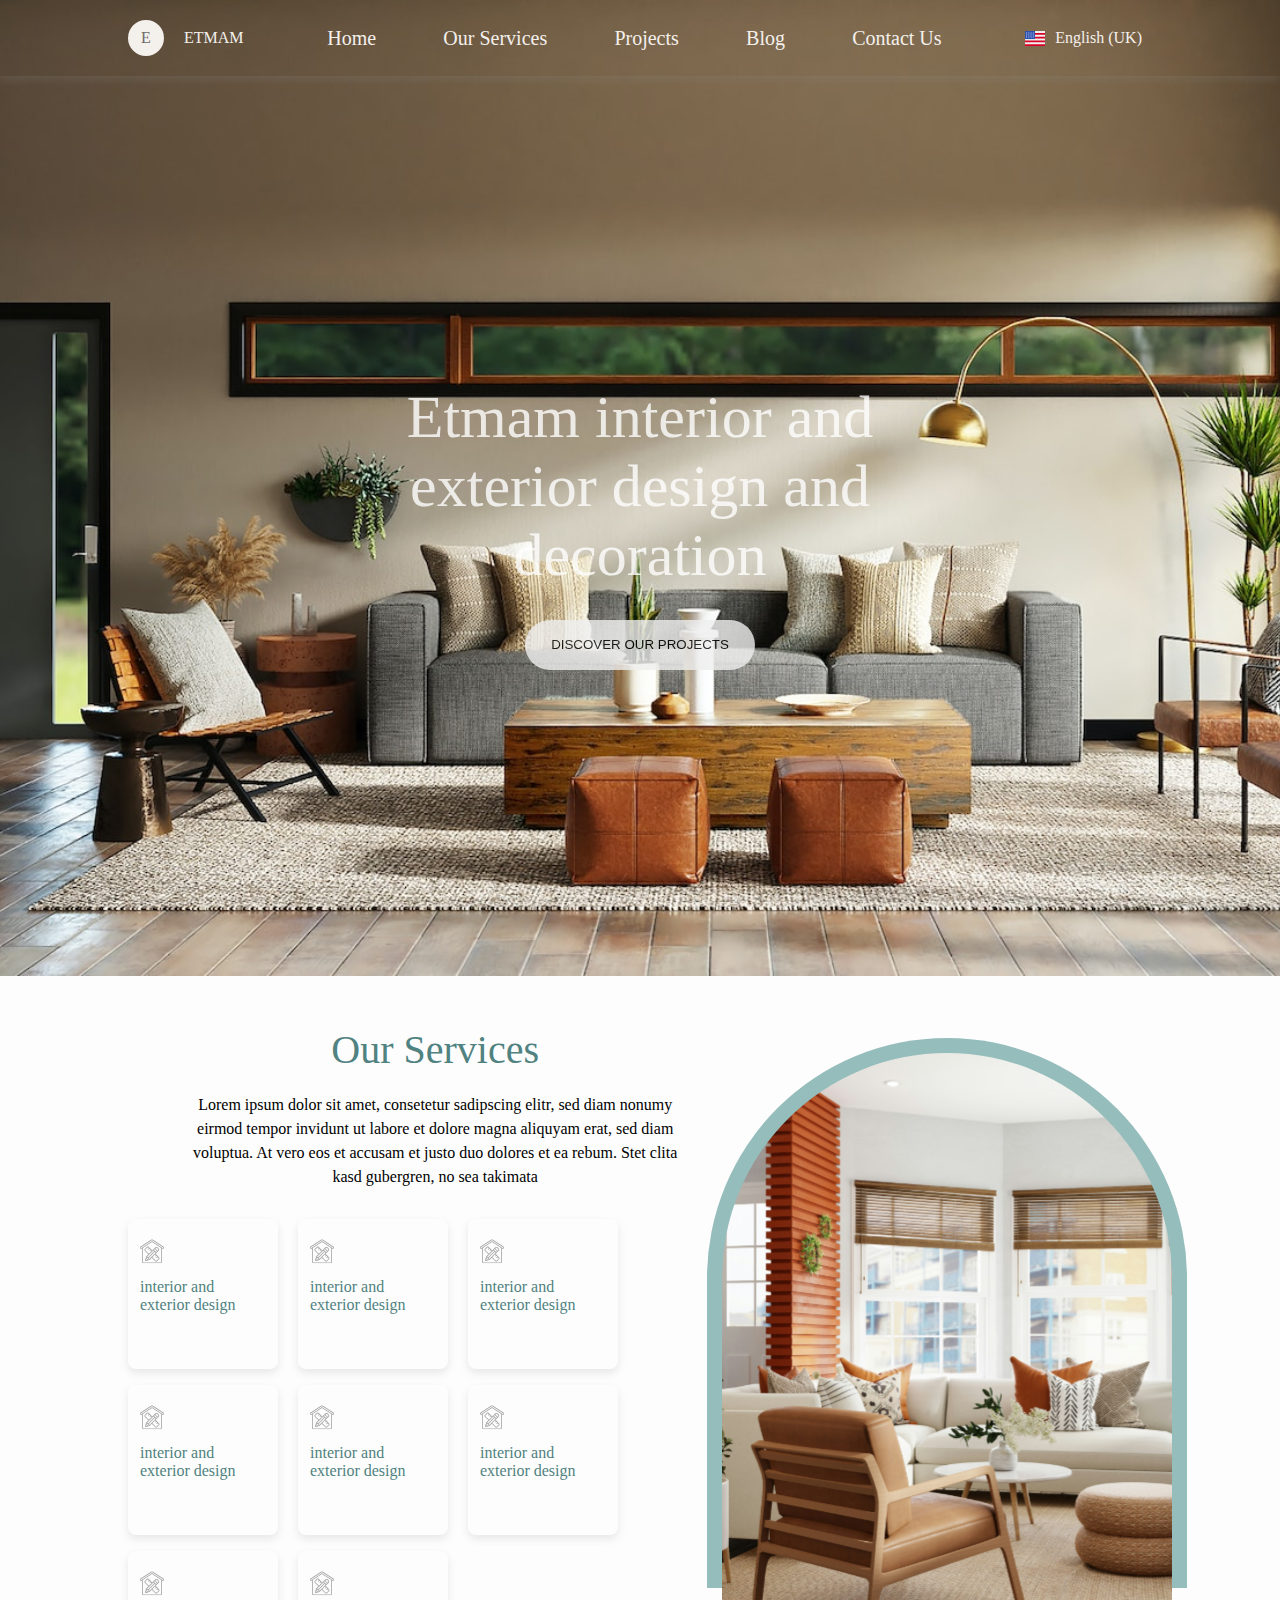
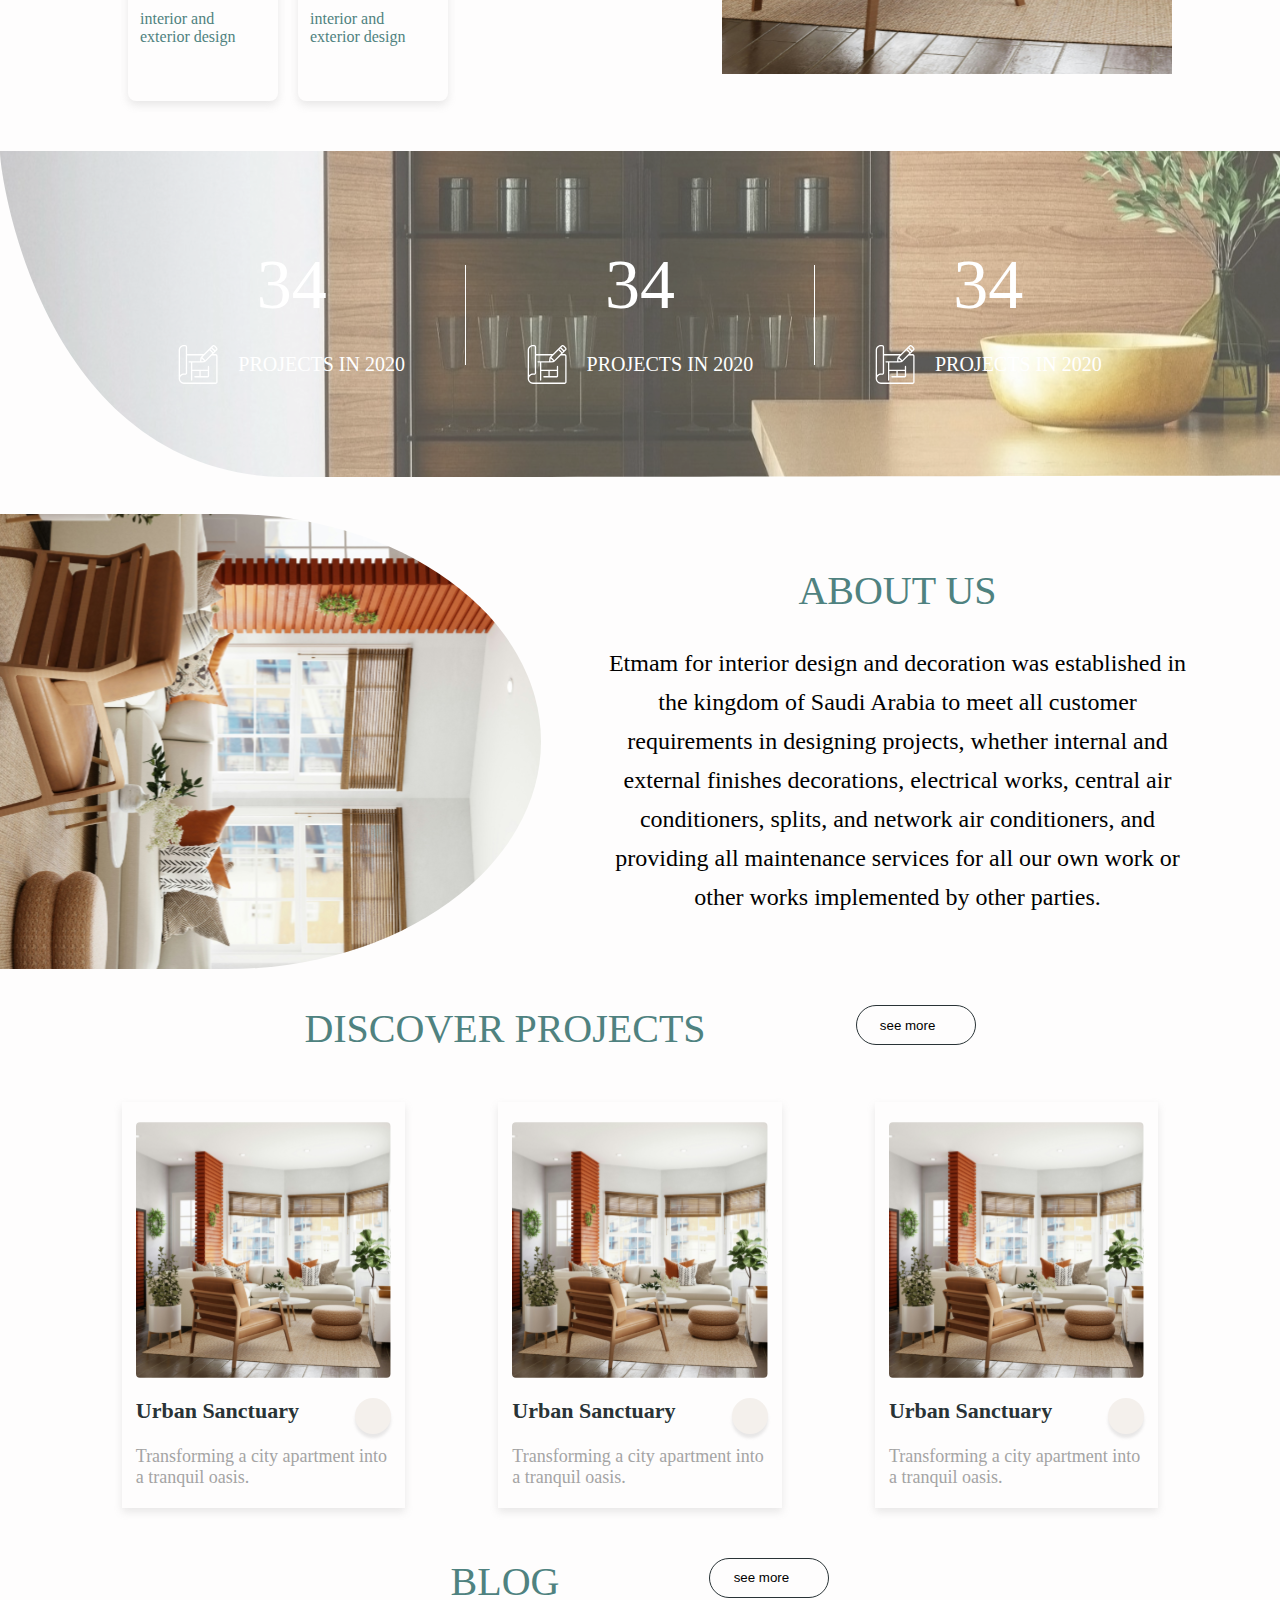
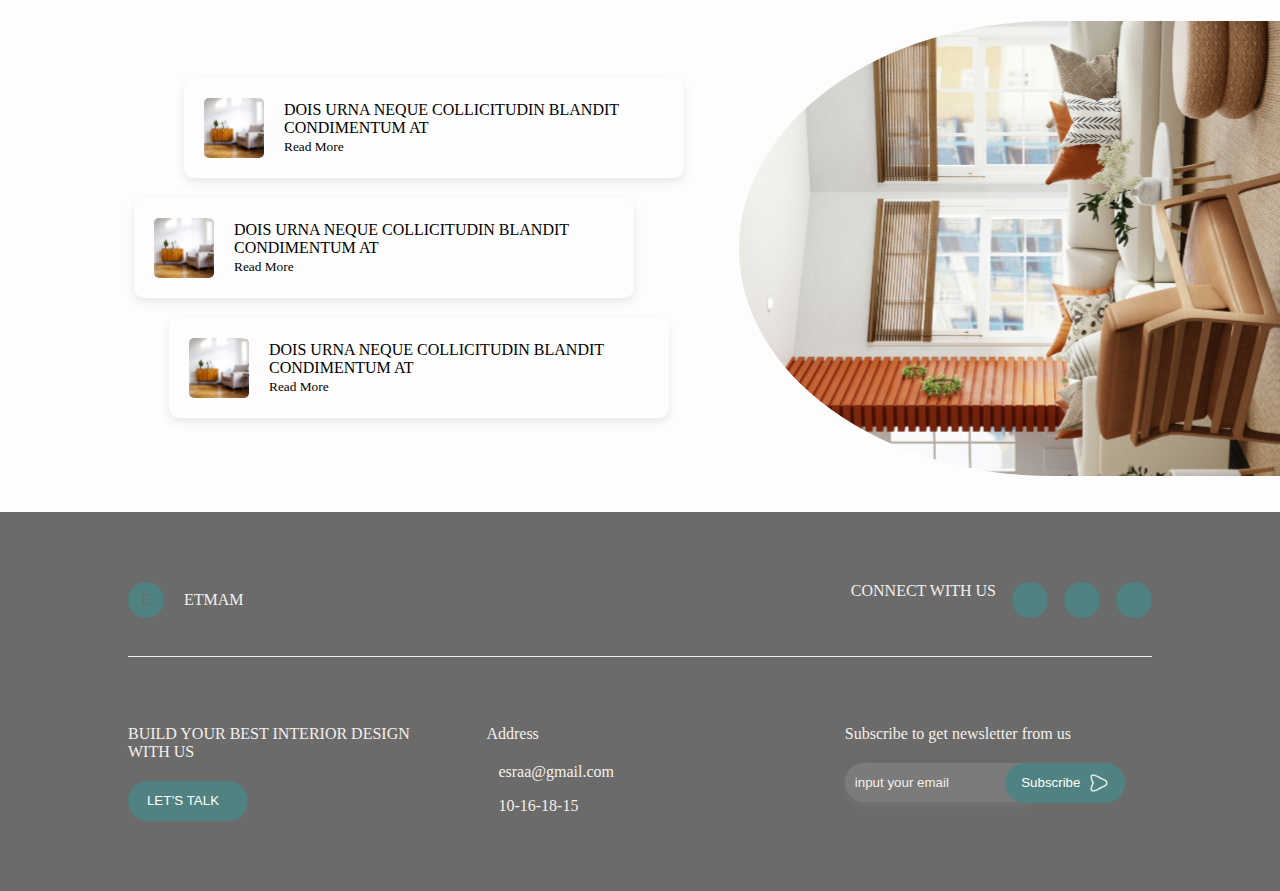
<file: index.html>
<!DOCTYPE html>
<html lang="en">

<head>
    <meta charset="UTF-8">
    <meta name="viewport" content="width=device-width, initial-scale=1.0">
    <link rel="stylesheet" href="https://cdnjs.cloudflare.com/ajax/libs/font-awesome/6.5.1/css/all.min.css"
        integrity="sha512-DTOQO9RWCH3ppGqcWaEA1BIZOC6xxalwEsw9c2QQeAIftl+Vegovlnee1c9QX4TctnWMn13TZye+giMm8e2LwA=="
        crossorigin="anonymous" referrerpolicy="no-referrer" />
    <link rel="stylesheet" href="styles/home.css">
    <title>Document</title>
</head>

<body>
    <div class="main-background">
    <header>
        <div class="navbar">

            <div class="logo">
                <div class="circle">E</div>
                <p>ETMAM</p>
            </div>


            <nav>
                <ul>
                    <li><a href="index.html">Home</a></li>
                    <li><a href="#"  onclick="appear_services()">Our Services</a></li>
                    <li><a href="">Projects</a></li>
                    <li><a href="blog.html">Blog</a></li>
                    <li><a href="contact.html">Contact Us</a></li>
                </ul>

            </nav>

            <div class="icon" onclick="appear_nav()"><i class="fa-solid fa-bars"></i></div>

            <div class="mini-nav">

                <ul>
                    <li><a href="index.html">Home</a></li>
                    <li onclick="appear_services()"><a href="#">Our Services</a></li>
                    <li><a href="">Projects</a></li>
                    <li><a href="blog.html">Blog</a></li>
                    <li><a href="contact.html">Contact Us</a></li>
                </ul>


            </div>
            <div class="nav-services">

                <div class="ul-container">
                    <ul>
                        <li><div class="service">
                            <img src="images/interior and exterior design.svg" alt="">
                            <a href="service1.html"> interior and exterior design</a>
                        </div></li>
                        <li><div class="service">
                            <img src="images/interior and exterior design.svg" alt="">
                            <a href="service2.html"> interior and exterior design</a>
                        </div></li>
                        <li><div class="service">
                            <img src="images/interior and exterior design.svg" alt="">
                            <a href="service3.html"> interior and exterior design</a>
                        </div></li>
                        <li><div class="service">
                            <img src="images/interior and exterior design.svg" alt="">
                            <a href="service4.html"> interior and exterior design</a>
                        </div></li>
                    </ul>
                    <ul>
                        <li><div class="service">
                            <img src="images/interior and exterior design.svg" alt="">
                            <a href="service5.html"> interior and exterior design</a>

                        </div></li>
                        <li><div class="service">
                            <img src="images/interior and exterior design.svg" alt="">
                            <a href="service6.html"> interior and exterior design</a>

                        </div></li>
                        <li><div class="service">
                            <img src="images/interior and exterior design.svg" alt="">
                            <a href="service7.html"> interior and exterior design</a>

                        </div></li>
                        <li><div class="service">
                            <img src="images/interior and exterior design.svg" alt="">
                            <a href="service8.html"> interior and exterior design</a>

                        </div></li>
                    </ul>
                </div>




            </div>

            <div class="select" onclick="appear()">
                <img src="images/flag.svg" alt=""> English (UK) <i class="fa-solid fa-chevron-down"></i>

            </div>

        </div>

        <div class="language">
            <ul>
                <li> <img src="images/flag.svg" alt=""> English (UK) </li>
                <li> <img src="images/flag.svg" alt=""> Arabic </li>

            </ul>

        </div>

    </header>

   

        <section class="header">

            <div class="main-header">
                <h1>Etmam interior and exterior design and decoration</h1>

                <button class="header-btn">DISCOVER OUR PROJECTS</button>
            </div>


        </section>

    </div>
    <main>
        <section class="our-services">

            <div class="services-content">

                <div class="services-header">
                    <h2>Our Services</h2>
                    <p>Lorem ipsum dolor sit amet, consetetur sadipscing elitr, sed diam nonumy eirmod tempor invidunt
                        ut labore et dolore magna aliquyam erat,
                        sed diam voluptua. At vero eos et accusam et justo duo dolores et ea rebum. Stet clita kasd
                        gubergren, no sea takimata </p>
                </div>
                <div class="cards-container">


                    <div class="service-card">
                        <img src="images/interior and exterior design.svg" alt="">
                        <p>interior and exterior design</p>
                    </div>
                    <div class="service-card">
                        <img src="images/interior and exterior design.svg" alt="">
                        <p>interior and exterior design</p>
                    </div>
                    <div class="service-card">
                        <img src="images/interior and exterior design.svg" alt="">
                        <p>interior and exterior design</p>
                    </div>
                    <div class="service-card">
                        <img src="images/interior and exterior design.svg" alt="">
                        <p>interior and exterior design</p>
                    </div>





                    <div class="service-card">
                        <img src="images/interior and exterior design.svg" alt="">
                        <p>interior and exterior design</p>
                    </div>
                    <div class="service-card">
                        <img src="images/interior and exterior design.svg" alt="">
                        <p>interior and exterior design</p>
                    </div>
                    <div class="service-card">
                        <img src="images/interior and exterior design.svg" alt="">
                        <p>interior and exterior design</p>
                    </div>
                    <div class="service-card">
                        <img src="images/interior and exterior design.svg" alt="">
                        <p>interior and exterior design</p>
                    </div>



                </div>

            </div>
            <div class="services-img">

                <img src="images/unsplash_OlFHzNjg9kY.svg" alt="">

            </div>
        </section>

        <section class="after-services">

            <div class="projects-container">
                <div class="project">
                    <h3>34</h3>
                    <div class="card-body"> <img src="images/Group.svg" alt="">
                        <p>PROJECTS IN 2020</p>
                    </div>
                </div>

                <div class="hr"></div>
                <div class="project">
                    <h3>34</h3>
                    <div class="card-body"> <img src="images/Group.svg" alt="">
                        <p>PROJECTS IN 2020</p>
                    </div>
                </div>
                <div class="hr"></div>
                <div class="project">
                    <h3>34</h3>
                    <div class="card-body"> <img src="images/Group.svg" alt="">
                        <p>PROJECTS IN 2020</p>
                    </div>
                </div>
            </div>


        </section>

        <section class="Aboutus1">



            <img src="images/unsplash_OlFHzNjg9kY.svg" alt="">


            

                <div class="Aboutus-header">
                    <h2>ABOUT US</h2>
                    <p>Etmam for interior design and decoration was established in the kingdom of Saudi Arabia to meet
                        all customer
                        requirements in designing projects, whether internal and external finishes decorations,
                        electrical works, central air conditioners,
                        splits, and network air conditioners, and providing all maintenance services for all our own
                        work or other works implemented by other parties. </p>
                </div>


     
        </section>



        <section class="discover-projects">
            <div class="discover-header">
                <h2>DISCOVER PROJECTS</h2>
                <button> see more <i class="fa-solid fa-chevron-right"></i> </button>
            </div>



            <div class="discover-projects-container">


                <div class="discover-card">
                    <img src="images/Mask group1.svg" alt="">

                    <div class="inner-text">
                        <div class="discover-icon">
                            <h4>Urban Sanctuary</h4>
                            <div class="circle"><i class="fa-solid fa-chevron-right"></i></div>
                        </div>
                        <p>Transforming a city apartment into a tranquil oasis.</p>
                    </div>

                </div>
                <div class="discover-card">
                    <img src="images/Mask group1.svg" alt="">

                    <div class="inner-text">
                        <div class="discover-icon">
                            <h4>Urban Sanctuary</h4>
                            <div class="circle"><i class="fa-solid fa-chevron-right"></i></div>
                        </div>
                        <p>Transforming a city apartment into a tranquil oasis.</p>
                    </div>

                </div>
                <div class="discover-card">
                    <img src="images/Mask group1.svg" alt="">

                    <div class="inner-text">
                        <div class="discover-icon">
                            <h4>Urban Sanctuary</h4>
                            <div class="circle"><i class="fa-solid fa-chevron-right"></i></div>
                        </div>
                        <p>Transforming a city apartment into a tranquil oasis.</p>
                    </div>

                </div>





            </div>

        </section>


        <section class="blog">
            <div class="discover-header">
                <h2>BLOG</h2>
                <button> see more <i class="fa-solid fa-chevron-right"></i> </button>
            </div>
            <div class="blog-container">


                

            
             


            <div class="card-container">

                <div class="card">
                    <img src="images/Group 2.svg" alt="" >
        
                    <div class="text">
                        <p>DOIS URNA NEQUE COLLICITUDIN BLANDIT CONDIMENTUM AT</p>
        
                        <small>Read More </small>
                    </div>
                </div>
                <div class="card">
                    <img src="images/Group 2.svg" alt="">
        
                    <div class="text">
                        <p>DOIS URNA NEQUE COLLICITUDIN BLANDIT CONDIMENTUM AT</p>
        
                        <small>Read More </small>
                    </div>
                </div>
                <div class="card">
                    <img src="images/Group 2.svg" alt="">
        
                    <div class="text">
                        <p>DOIS URNA NEQUE COLLICITUDIN BLANDIT CONDIMENTUM AT</p>
        
                        <small>Read More </small>
                    </div>
                </div>


            </div>
            <img src="images/unsplash_OlFHzNjg9kY.svg" alt="" class="blog-img">



                
            </div>

        </section>
    </main>

    <footer>


        <div class="footer-header">
            <div class="logo">
                <div class="circle">E</div>
                <p>ETMAM</p>
            </div>

            <div class="social-icons">
                <p>CONNECT WITH US</p>
                <div class="icons-container">
                    <div class="circle"><i class="fa-brands fa-instagram"></i></div>
                    <div class="circle"><i class="fa-solid fa-phone"></i></div>
                    <div class="circle"><i class="fa-brands fa-whatsapp"></i></div>
                </div>



            </div>
        </div>
        <div class="hr2"></div>


        <div class="footer">

            <div class="col">
                <p>BUILD YOUR BEST INTERIOR DESIGN WITH US</p>

                <button>LET’S TALK <i class="fa-solid fa-chevron-right"></i></button>
            </div>
            <div class="col">
                <p>Address</p>

                <ul>
                    <li><i class="fa-regular fa-envelope"></i>esraa@gmail.com</li>
                    <li><i class="fa-solid fa-phone"></i>10-16-18-15 </li>
                </ul>
            </div>
            <div class="col">
                <p>Subscribe to get newsletter from us</p>
                <form action="">
                    <div class="input"><input type="text" placeholder="input your email">
                        <button>Subscribe <img src="images/Vector.png" alt=""></button>
                    </div>

                </form>
            </div>

        </div>








    </footer>

    <script>
        function appear() {
            document.querySelector(".language").classList.toggle("display");
        }
        function appear_nav() {
            document.querySelector(".mini-nav").classList.toggle("display");
        }
        function appear_services() {
            document.querySelector(".nav-services").classList.toggle("display");
        }

    </script>
</body>

</html>
</file>
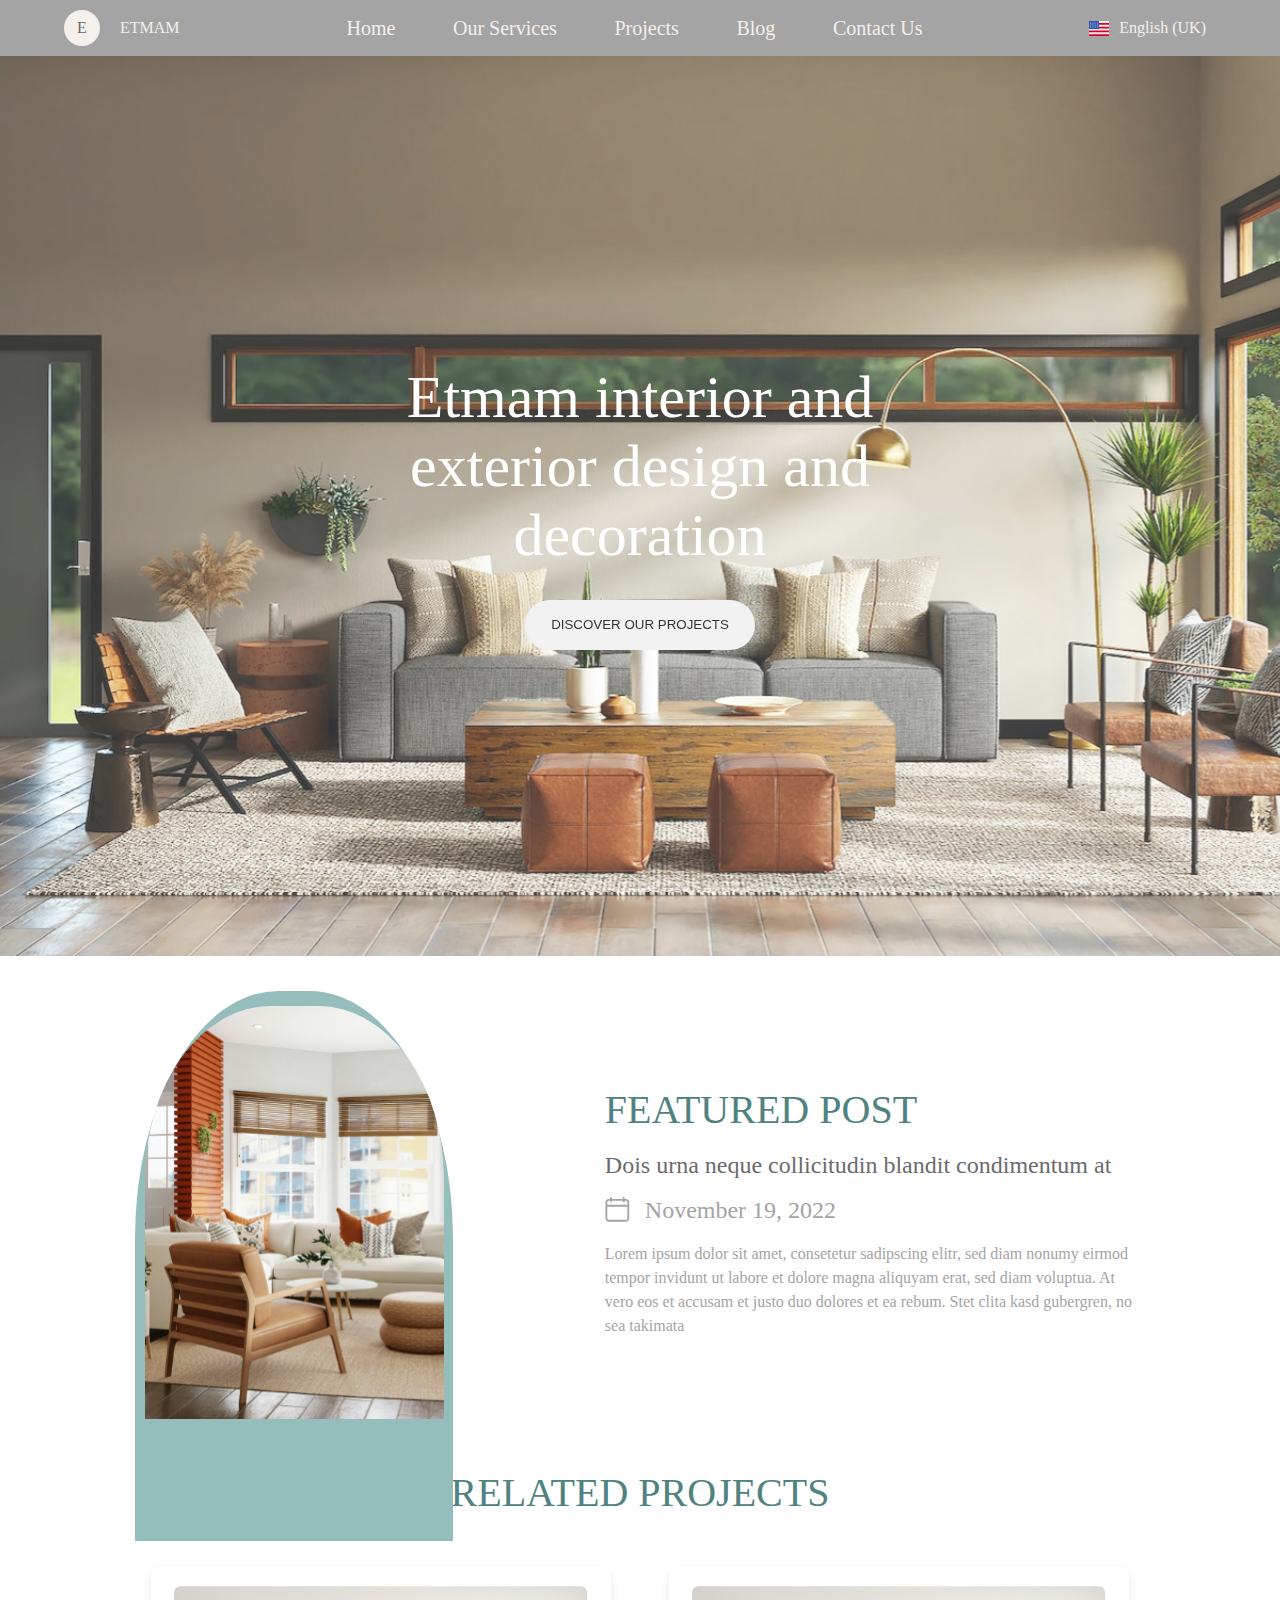
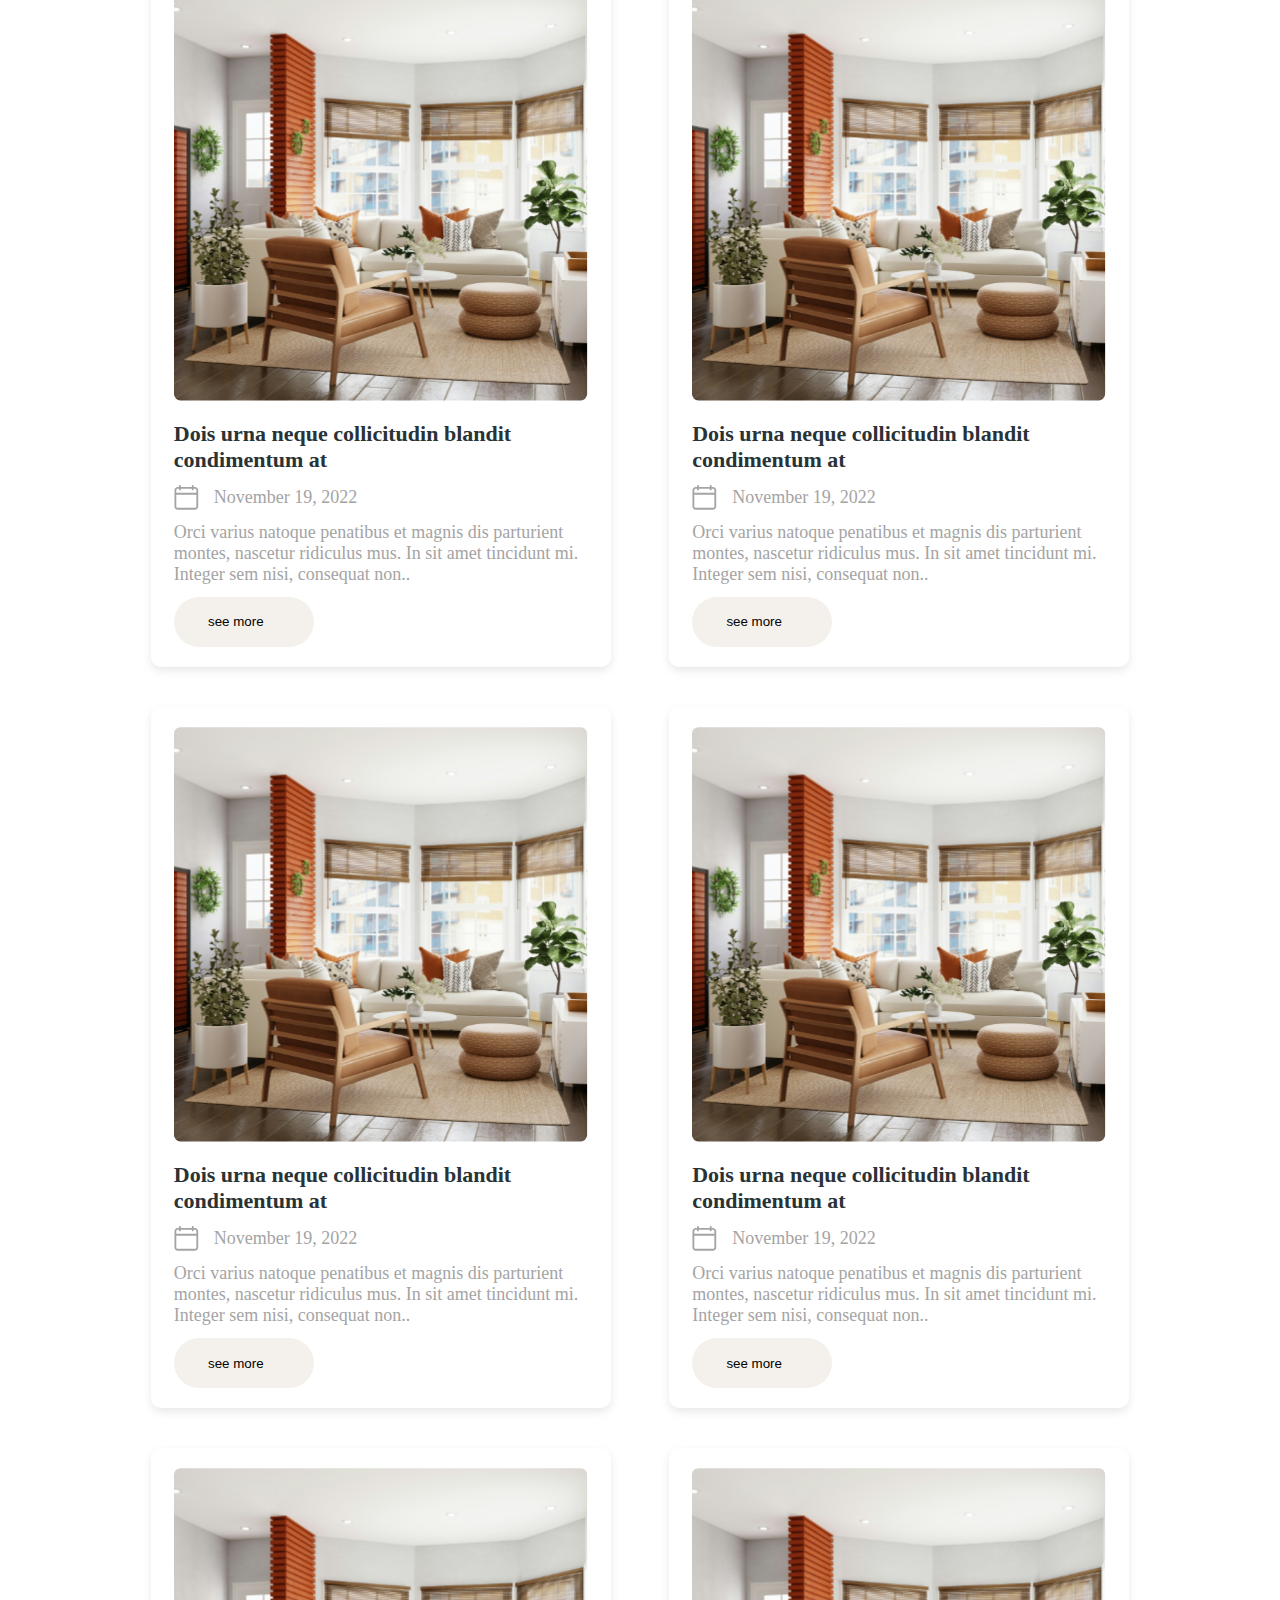
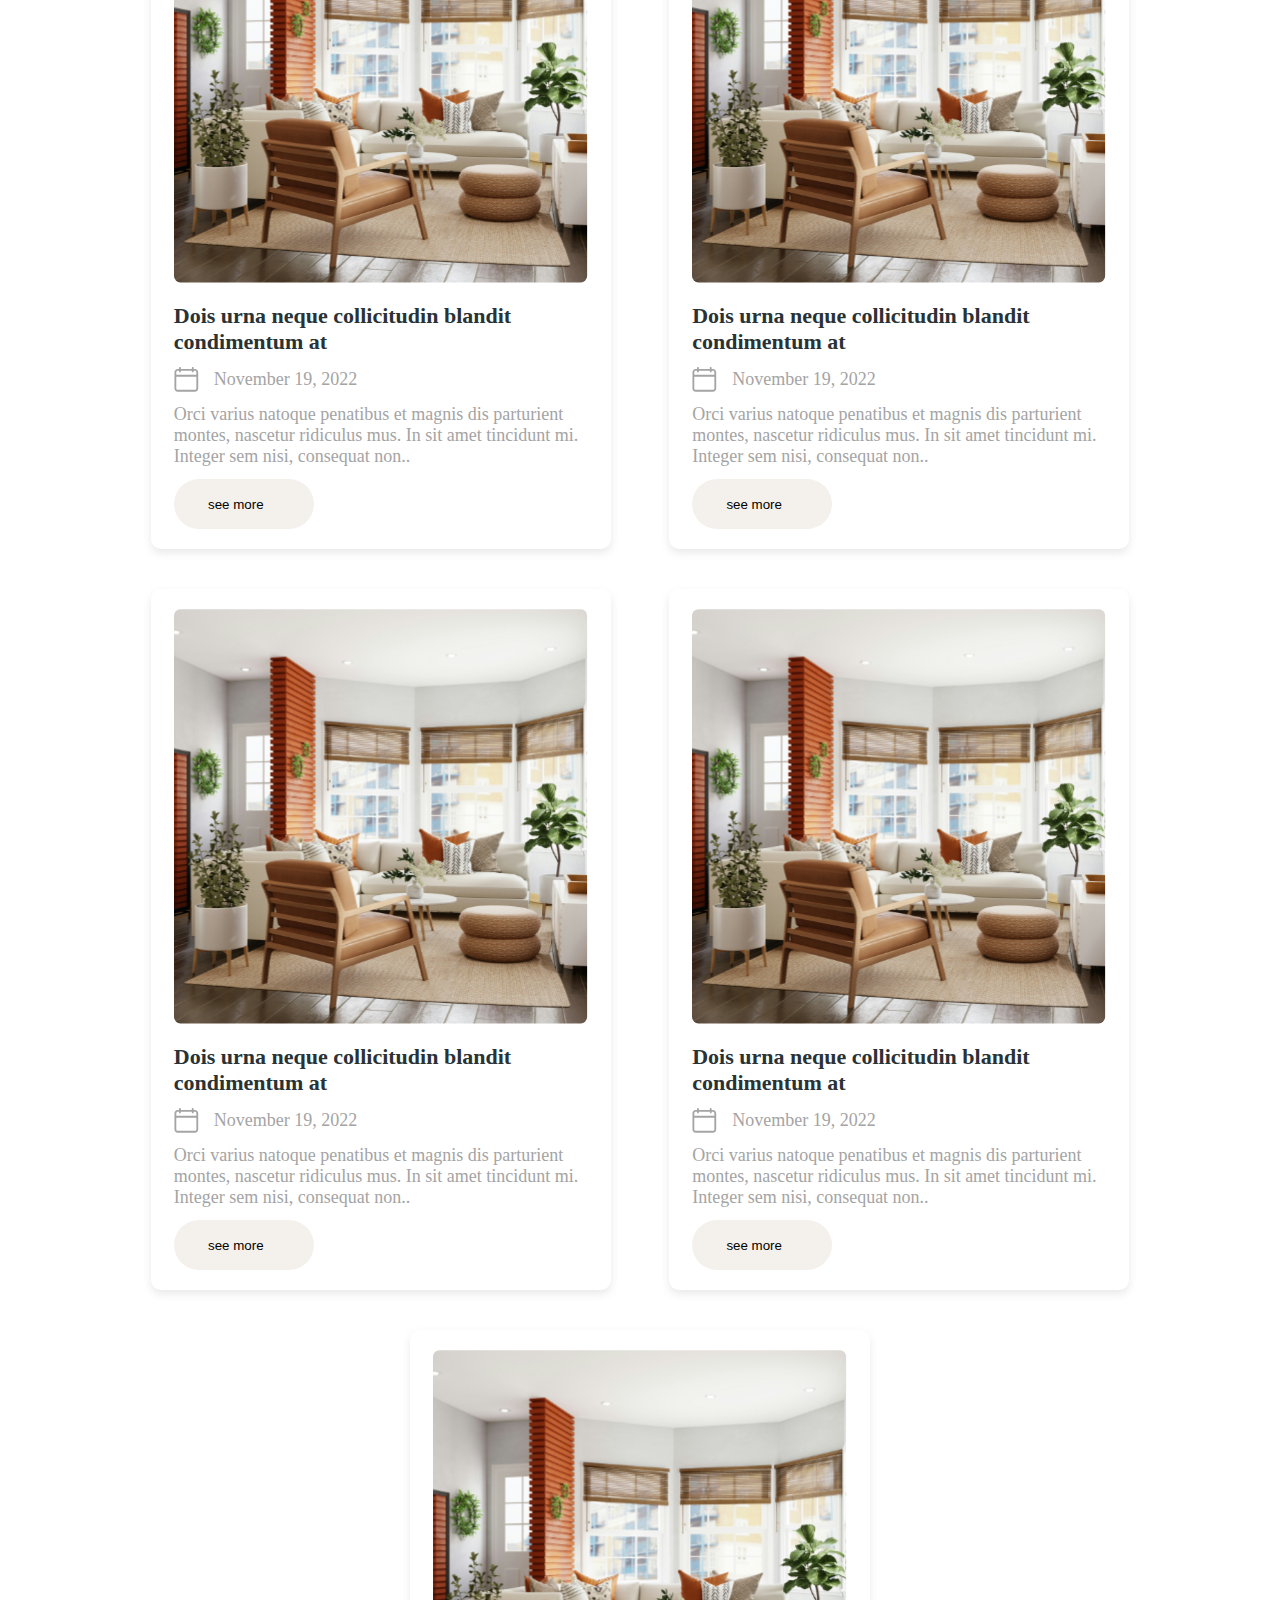
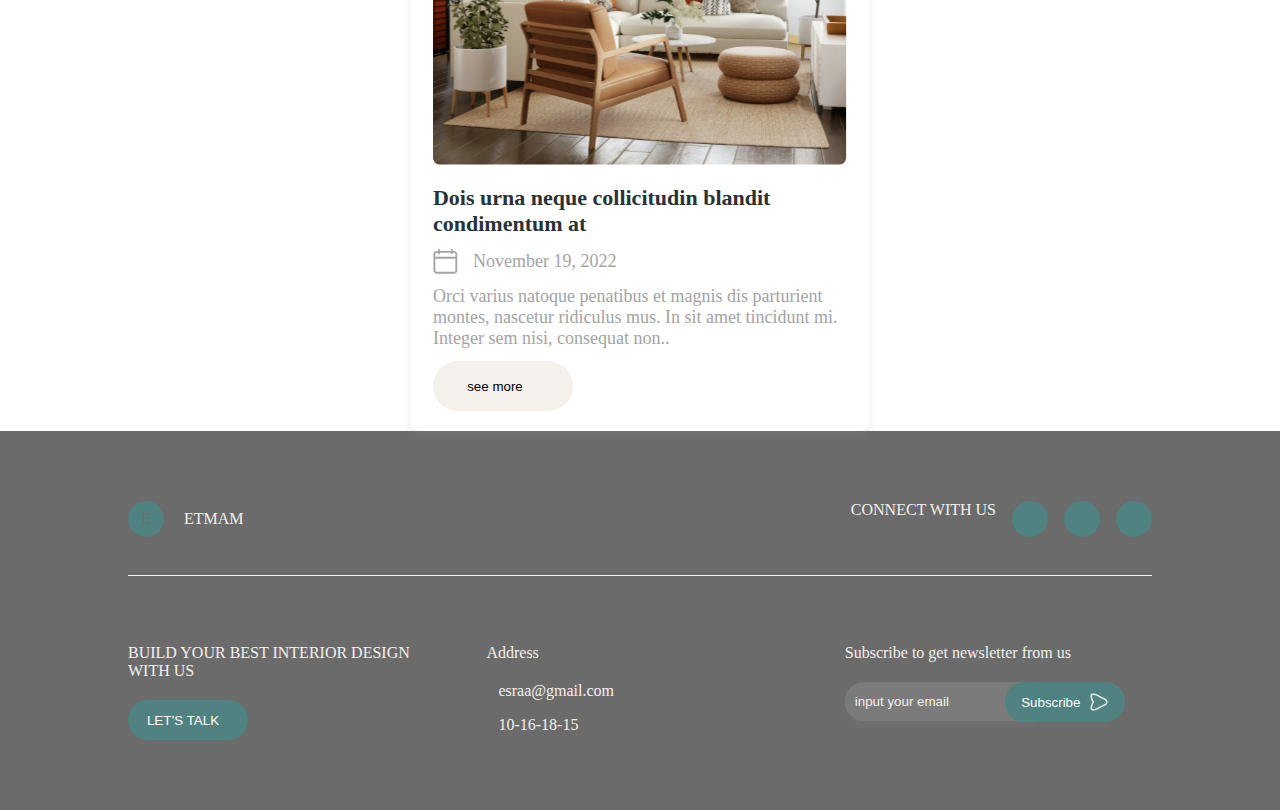
<file: blog.html>
<!DOCTYPE html>
<html lang="en">

<head>
    <meta charset="UTF-8">
    <meta name="viewport" content="width=device-width, initial-scale=1.0">
    <link rel="stylesheet" href="https://cdnjs.cloudflare.com/ajax/libs/font-awesome/6.5.1/css/all.min.css"
        integrity="sha512-DTOQO9RWCH3ppGqcWaEA1BIZOC6xxalwEsw9c2QQeAIftl+Vegovlnee1c9QX4TctnWMn13TZye+giMm8e2LwA=="
        crossorigin="anonymous" referrerpolicy="no-referrer" />
    <link rel="stylesheet" href="styles/blog.css">
    <title>Document</title>
</head>

<body>
    <header>
        <div class="navbar">

            <div class="logo">
                <div class="circle">E</div>
                <p>ETMAM</p>
            </div>


            <nav>

                <ul>
                    <li><a href="">Home</a></li>
                    <li><a href="">Our Services</a></li>
                    <li><a href="">Projects</a></li>
                    <li><a href="">Blog</a></li>
                    <li><a href="contact.html">Contact Us</a></li>
                </ul>
            </nav>

            <div class="icon" onclick="appear_nav()"><i class="fa-solid fa-bars"></i></div>

            <div class="mini-nav">


                <ul>
                    <li><a href="">Home</a></li>
                    <li><a href="">Our Services</a></li>
                    <li><a href="">Projects</a></li>
                    <li><a href="">Blog</a></li>
                    <li><a href="contact.html">Contact Us</a></li>
                </ul>

            </div>

            <div class="select" onclick="appear()">
                <img src="images/flag.svg" alt=""> English (UK) <i class="fa-solid fa-chevron-down"></i>

            </div>

        </div>

        <div class="language">
            <ul>
                <li> <img src="images/flag.svg" alt=""> English (UK) </li>
                <li> <img src="images/flag.svg" alt=""> Arabic </li>

            </ul>

        </div>

    </header>

    <main>

        <section class="header">

            <div class="main-header">
                <h1>Etmam interior and exterior design and decoration</h1>

                <button class="header-btn">DISCOVER OUR PROJECTS</button>
            </div>


        </section>
        <section class="our-services">
            <div class="services-img">

                <img src="images/unsplash_OlFHzNjg9kY.svg" alt="">

            </div>
         

                <div class="services-header">
                    <h2>FEATURED POST</h2>



                    <p>Dois urna neque collicitudin blandit condimentum at </p>
                    <div class="date"> <img src="images/date.svg" alt=""><p>November 19, 2022</p></div>
                  
             
                <p>Lorem ipsum dolor sit amet, consetetur sadipscing elitr, sed diam nonumy eirmod tempor invidunt ut labore et dolore magna aliquyam erat, sed diam voluptua.
                     At vero eos et accusam et justo duo dolores et ea rebum. Stet clita kasd gubergren, no sea takimata </p>
                </div>


     

        </section>





        <section class="discover-projects">
            <div class="discover-header">
                <h2>RELATED PROJECTS</h2>

            </div>



            <div class="discover-projects-container">


                <div class="discover-card">
                    <img src="images/Mask group1.svg" alt="">

                    <div class="inner-text">
                        
                            <h4>Dois urna neque collicitudin blandit condimentum at</h4>


                            <div class="date"> <img src="images/date.svg" alt=""><p>November 19, 2022</p></div>
                          
                     
                        <p>Orci varius natoque penatibus et magnis dis parturient montes, nascetur ridiculus mus. In sit amet tincidunt mi. Integer sem nisi, consequat non..</p>

                        <button> see more <i class="fa-solid fa-chevron-right"></i> </button>
                    </div>

                </div>
                <div class="discover-card">
                    <img src="images/Mask group1.svg" alt="">

                    <div class="inner-text">
                        
                            <h4>Dois urna neque collicitudin blandit condimentum at</h4>


                            <div class="date"> <img src="images/date.svg" alt=""><p>November 19, 2022</p></div>
                          
                     
                        <p>Orci varius natoque penatibus et magnis dis parturient montes, nascetur ridiculus mus. In sit amet tincidunt mi. Integer sem nisi, consequat non..</p>

                        <button> see more <i class="fa-solid fa-chevron-right"></i> </button>
                    </div>

                </div>
                <div class="discover-card">
                    <img src="images/Mask group1.svg" alt="">

                    <div class="inner-text">
                        
                            <h4>Dois urna neque collicitudin blandit condimentum at</h4>


                            <div class="date"> <img src="images/date.svg" alt=""><p>November 19, 2022</p></div>
                          
                     
                        <p>Orci varius natoque penatibus et magnis dis parturient montes, nascetur ridiculus mus. In sit amet tincidunt mi. Integer sem nisi, consequat non..</p>

                        <button> see more <i class="fa-solid fa-chevron-right"></i> </button>
                    </div>

                </div>
                <div class="discover-card">
                    <img src="images/Mask group1.svg" alt="">

                    <div class="inner-text">
                        
                            <h4>Dois urna neque collicitudin blandit condimentum at</h4>


                            <div class="date"> <img src="images/date.svg" alt=""><p>November 19, 2022</p></div>
                          
                     
                        <p>Orci varius natoque penatibus et magnis dis parturient montes, nascetur ridiculus mus. In sit amet tincidunt mi. Integer sem nisi, consequat non..</p>

                        <button> see more <i class="fa-solid fa-chevron-right"></i> </button>
                    </div>

                </div>
                <div class="discover-card">
                    <img src="images/Mask group1.svg" alt="">

                    <div class="inner-text">
                        
                            <h4>Dois urna neque collicitudin blandit condimentum at</h4>


                            <div class="date"> <img src="images/date.svg" alt=""><p>November 19, 2022</p></div>
                          
                     
                        <p>Orci varius natoque penatibus et magnis dis parturient montes, nascetur ridiculus mus. In sit amet tincidunt mi. Integer sem nisi, consequat non..</p>

                        <button> see more <i class="fa-solid fa-chevron-right"></i> </button>
                    </div>

                </div>
                <div class="discover-card">
                    <img src="images/Mask group1.svg" alt="">

                    <div class="inner-text">
                        
                            <h4>Dois urna neque collicitudin blandit condimentum at</h4>


                            <div class="date"> <img src="images/date.svg" alt=""><p>November 19, 2022</p></div>
                          
                     
                        <p>Orci varius natoque penatibus et magnis dis parturient montes, nascetur ridiculus mus. In sit amet tincidunt mi. Integer sem nisi, consequat non..</p>

                        <button> see more <i class="fa-solid fa-chevron-right"></i> </button>
                    </div>

                </div>

                <div class="discover-card">
                    <img src="images/Mask group1.svg" alt="">

                    <div class="inner-text">
                        
                            <h4>Dois urna neque collicitudin blandit condimentum at</h4>


                            <div class="date"> <img src="images/date.svg" alt=""><p>November 19, 2022</p></div>
                          
                     
                        <p>Orci varius natoque penatibus et magnis dis parturient montes, nascetur ridiculus mus. In sit amet tincidunt mi. Integer sem nisi, consequat non..</p>

                        <button> see more <i class="fa-solid fa-chevron-right"></i> </button>
                    </div>

                </div>
                <div class="discover-card">
                    <img src="images/Mask group1.svg" alt="">

                    <div class="inner-text">
                        
                            <h4>Dois urna neque collicitudin blandit condimentum at</h4>


                            <div class="date"> <img src="images/date.svg" alt=""><p>November 19, 2022</p></div>
                          
                     
                        <p>Orci varius natoque penatibus et magnis dis parturient montes, nascetur ridiculus mus. In sit amet tincidunt mi. Integer sem nisi, consequat non..</p>

                        <button> see more <i class="fa-solid fa-chevron-right"></i> </button>
                    </div>

                </div>
                <div class="discover-card">
                    <img src="images/Mask group1.svg" alt="">

                    <div class="inner-text">
                        
                            <h4>Dois urna neque collicitudin blandit condimentum at</h4>


                            <div class="date"> <img src="images/date.svg" alt=""><p>November 19, 2022</p></div>
                          
                     
                        <p>Orci varius natoque penatibus et magnis dis parturient montes, nascetur ridiculus mus. In sit amet tincidunt mi. Integer sem nisi, consequat non..</p>

                        <button> see more <i class="fa-solid fa-chevron-right"></i></button>
                    </div>

                </div>




            </div>

        </section>



    </main>

    <footer>


        <div class="footer-header">
            <div class="logo">
                <div class="circle">E</div>
                <p>ETMAM</p>
            </div>

            <div class="social-icons">
                <p>CONNECT WITH US</p>
                <div class="icons-container">
                    <div class="circle"><i class="fa-brands fa-instagram"></i></div>
                    <div class="circle"><i class="fa-solid fa-phone"></i></div>
                    <div class="circle"><i class="fa-brands fa-whatsapp"></i></div>
                </div>



            </div>
        </div>
        <div class="hr2"></div>


        <div class="footer">

            <div class="col">
                <p>BUILD YOUR BEST INTERIOR DESIGN WITH US</p>

                <button>LET’S TALK <i class="fa-solid fa-chevron-right"></i></button>
            </div>
            <div class="col">
                <p>Address</p>

                <ul>
                    <li><i class="fa-regular fa-envelope"></i>esraa@gmail.com</li>
                    <li><i class="fa-solid fa-phone"></i>10-16-18-15 </li>
                </ul>
            </div>
            <div class="col">
                <p>Subscribe to get newsletter from us</p>
                <form action="">
                    <div class="input"><input type="text" placeholder="input your email">
                        <button>Subscribe <img src="images/Vector.png" alt=""></button>
                    </div>

                </form>
            </div>

        </div>








    </footer>

    <script>
        function appear() {
            document.querySelector(".language").classList.toggle("display");
        }
        function appear_nav() {
            document.querySelector(".mini-nav").classList.toggle("display");
        }
    </script>
</body>

</html>
</file>
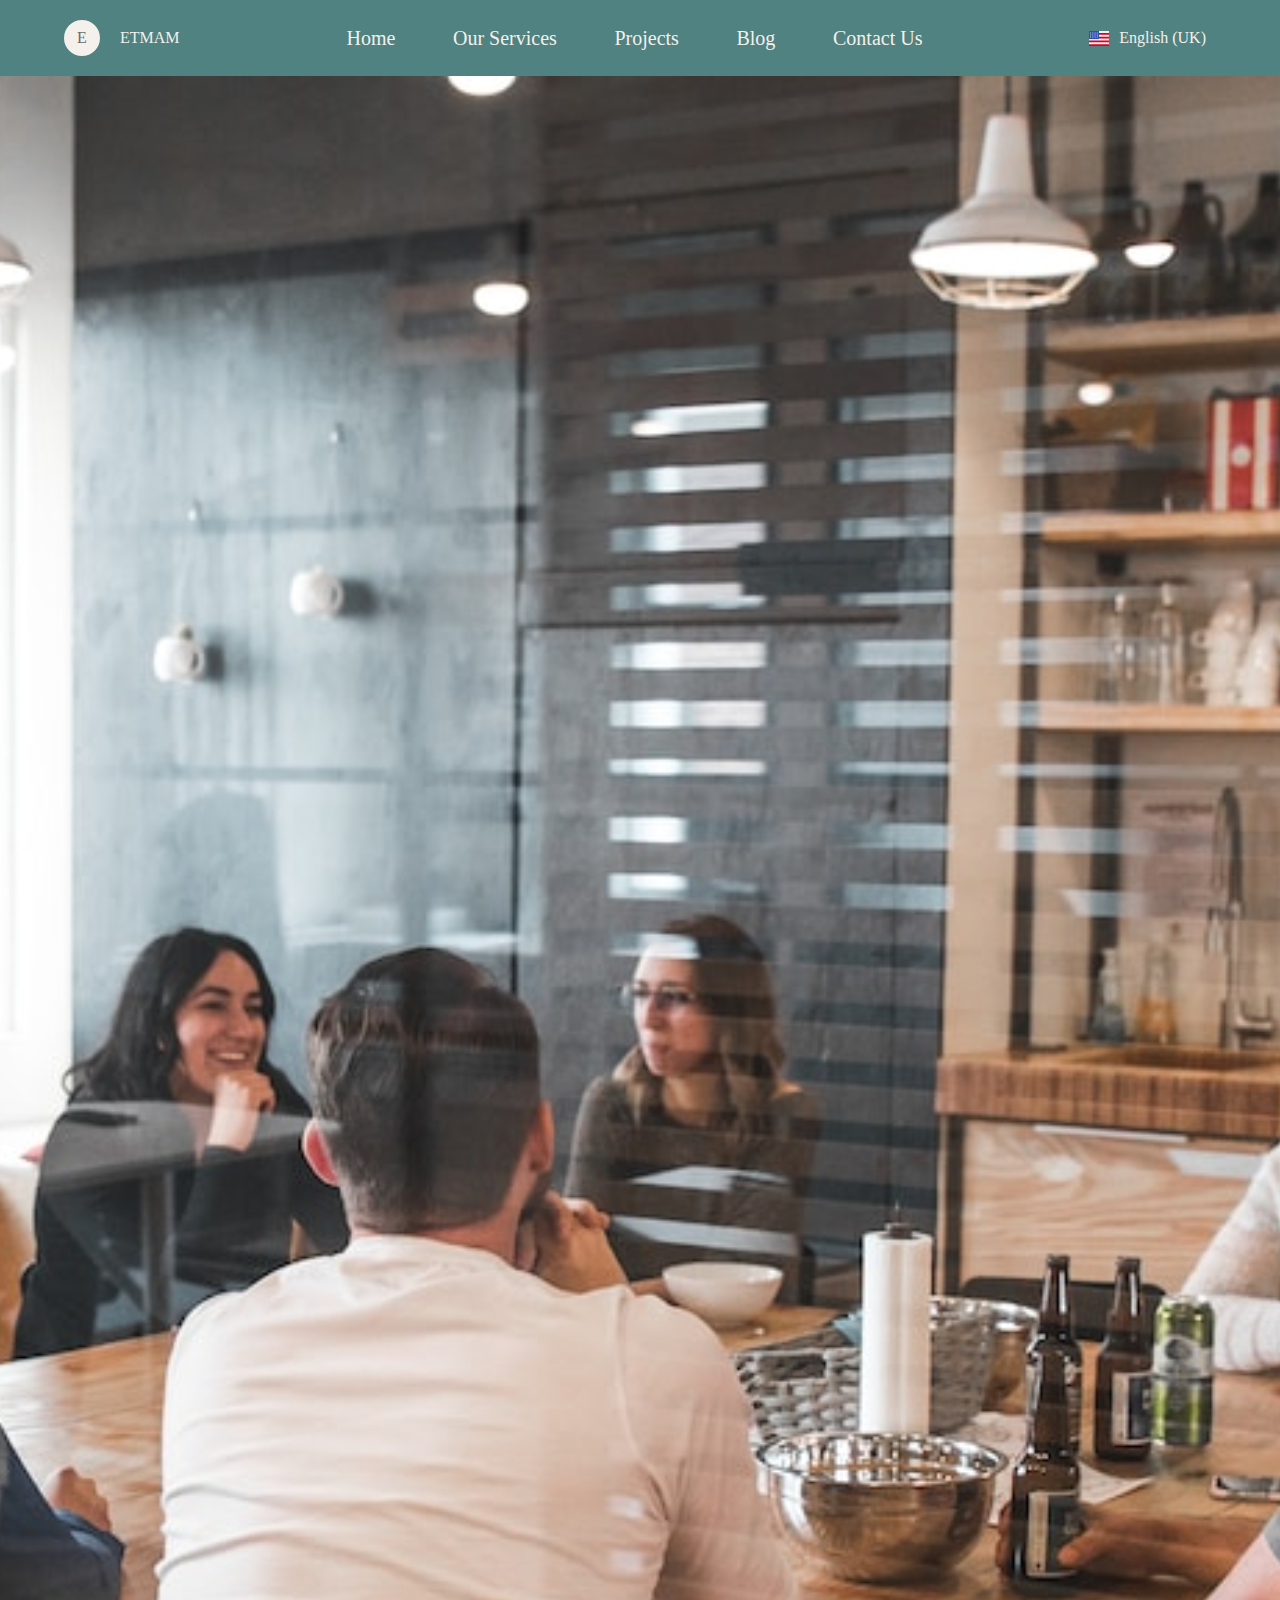
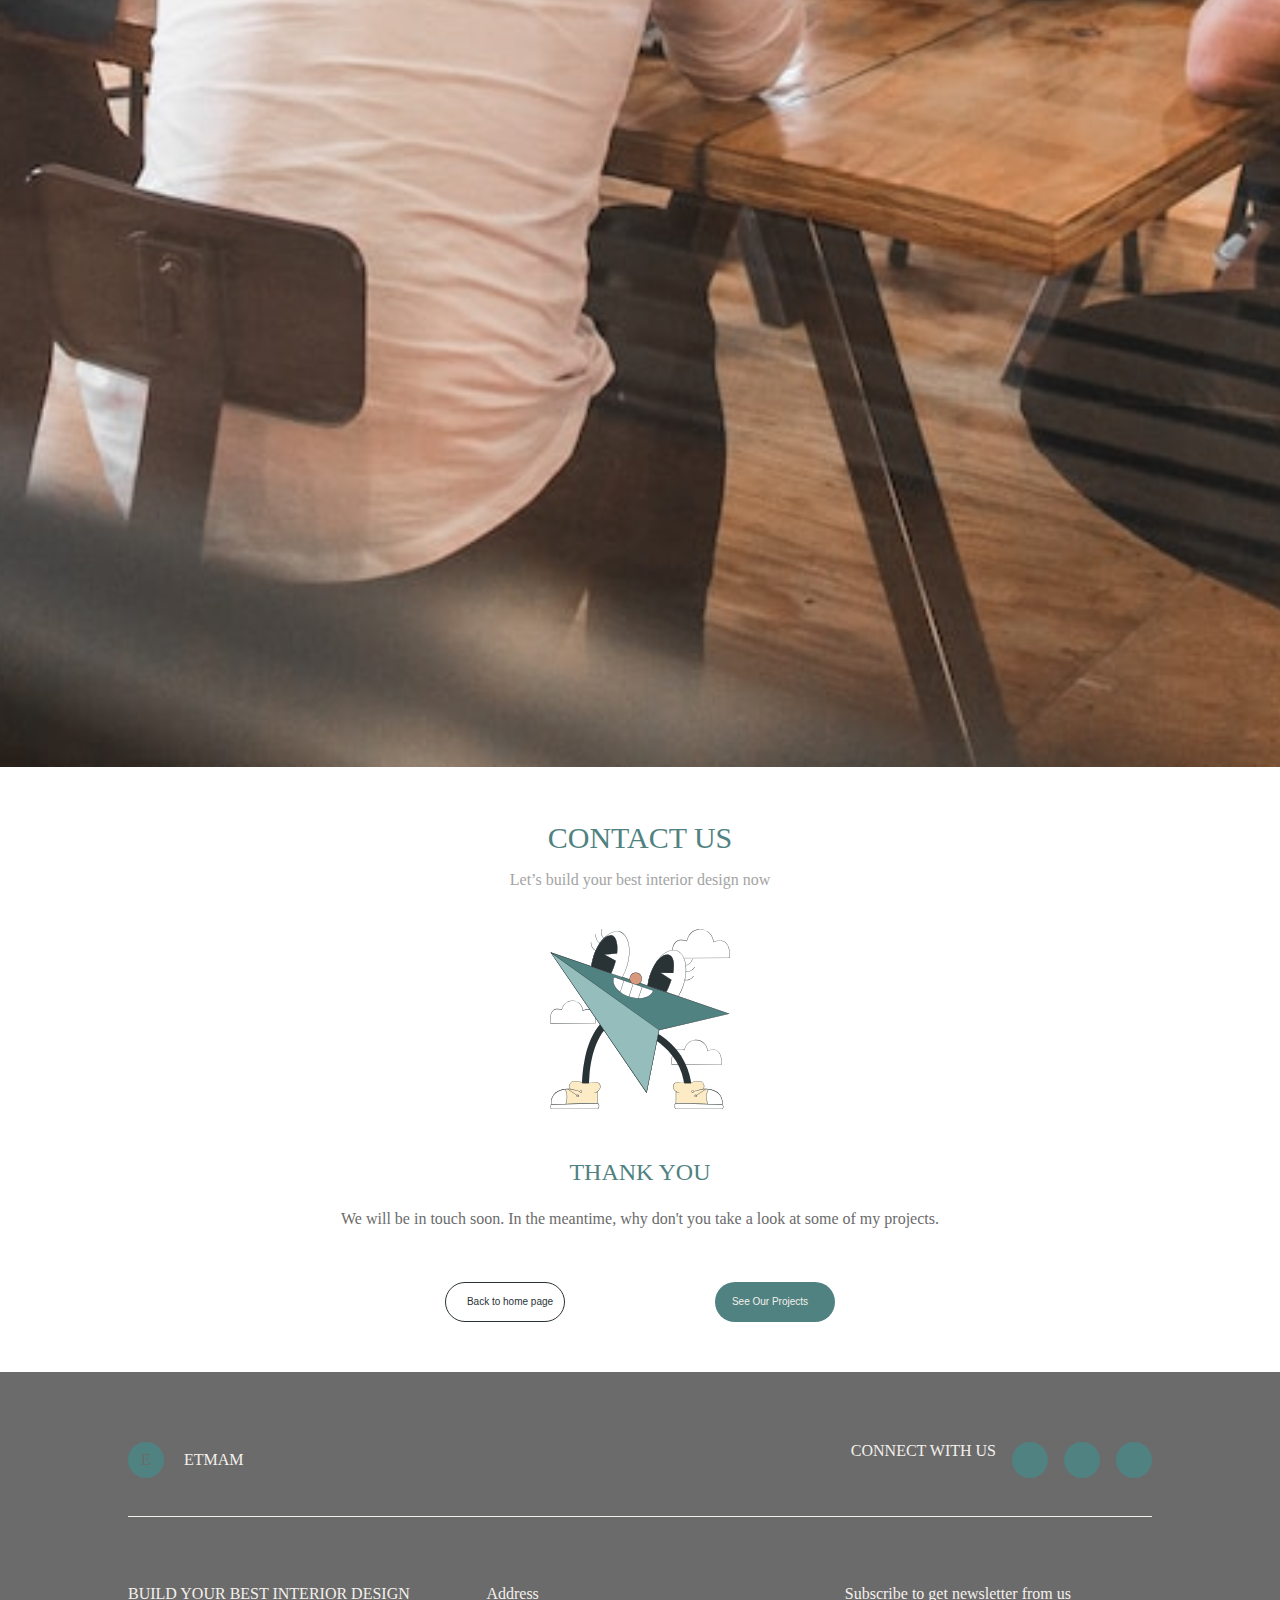
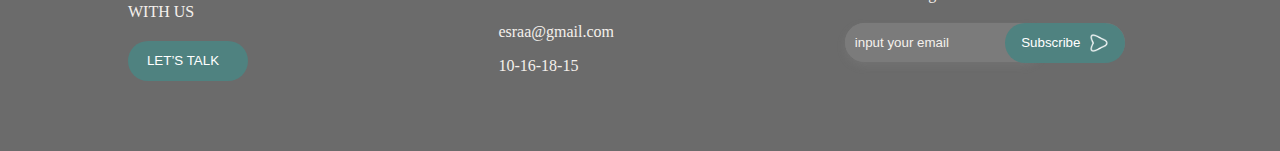
<file: confirm-contact.html>
<!DOCTYPE html>
<html lang="en">

<head>
    <meta charset="UTF-8">
    <meta name="viewport" content="width=device-width, initial-scale=1.0">
    <link rel="stylesheet" href="https://cdnjs.cloudflare.com/ajax/libs/font-awesome/6.5.1/css/all.min.css"
        integrity="sha512-DTOQO9RWCH3ppGqcWaEA1BIZOC6xxalwEsw9c2QQeAIftl+Vegovlnee1c9QX4TctnWMn13TZye+giMm8e2LwA=="
        crossorigin="anonymous" referrerpolicy="no-referrer" />
    <link rel="stylesheet" href="styles/confirm-contact.css">
    <title>Document</title>
</head>

<body>
    <!--navvvvvvvvvvvvvvvvvvvvvvvvvvvvvvvvvvvvvvv-->
    <header>
        <div class="navbar">

            <div class="logo">
                <div class="circle">E</div>
                <p>ETMAM</p>
            </div>


            <nav>

                <ul>
                    <li><a href="">Home</a></li>
                    <li><a href="">Our Services</a></li>
                    <li><a href="">Projects</a></li>
                    <li><a href="">Blog</a></li>
                    <li><a href="contact.html">Contact Us</a></li>
                </ul>
            </nav>

            <div class="icon" onclick="appear_nav()"><i class="fa-solid fa-bars"></i></div>

            <div class="mini-nav">

                
            <ul>
                <li><a href="">Home</a></li>
                <li><a href="">Our Services</a></li>
                <li><a href="">Projects</a></li>
                <li><a href="">Blog</a></li>
                <li><a href="contact.html">Contact Us</a></li>
            </ul>

            </div>

            <div class="select" onclick="appear()">
                <img src="images/flag.svg" alt=""> English (UK) <i class="fa-solid fa-chevron-down"></i>

            </div>

        </div>

        <div class="language">
            <ul>
                <li> <img src="images/flag.svg" alt=""> English (UK) </li>
                <li> <img src="images/flag.svg" alt=""> Arabic </li>

            </ul>

        </div>

    </header>
    <main>

        <section class="contact-us">


            <div class="img">
                <img src="images/Rectangle 13.svg" alt="">
            </div>

            <div class="contact-form">
                <div class="form-header">

                    <h2>Contact Us</h2>
                    <p>Let’s build your best interior design now</p>
                </div>

               <div class="confirm">

                <img src="images/vector.svg" alt="">

             <div class="content">
                <h3>THANK YOU </h3>

                <p>We will be in touch soon. In the meantime, why don't you take a look at some of my projects.</p>
             </div>
                
               <div class="btns-container">
                <button><i class="fa-solid fa-chevron-left"></i>Back to home page</button>
                <button>See Our Projects<i class="fa-solid fa-chevron-right"></i></button>

               </div>

               </div>







            </div>







    
        </section>










    </main>

    <!--footerrrrrrrrrrrrrrrrrrrrrrrrrrrrrrrrrrrrrrrrrrrrrrrrrrrrr-->
    <footer>


        <div class="footer-header">
            <div class="logo">
                <div class="circle">E</div>
                <p>ETMAM</p>
            </div>

            <div class="social-icons">
                <p>CONNECT WITH US</p>
                <div class="icons-container">
                    <div class="circle"><i class="fa-brands fa-instagram"></i></div>
                    <div class="circle"><i class="fa-solid fa-phone"></i></div>
                    <div class="circle"><i class="fa-brands fa-whatsapp"></i></div>
                </div>



            </div>
        </div>
        <div class="hr2"></div>


        <div class="footer">

            <div class="col">
                <p>BUILD YOUR BEST INTERIOR DESIGN WITH US</p>

                <button>LET’S TALK <i class="fa-solid fa-chevron-right"></i></button>
            </div>
            <div class="col">
                <p>Address</p>

                <ul>
                    <li><i class="fa-regular fa-envelope"></i>esraa@gmail.com</li>
                    <li><i class="fa-solid fa-phone"></i>10-16-18-15 </li>
                </ul>
            </div>
            <div class="col">
                <p>Subscribe to get newsletter from us</p>
                <form action="">
                    <div class="input"><input type="text" placeholder="input your email">
                        <button>Subscribe <img src="images/Vector.png" alt=""></button>
                    </div>

                </form>
            </div>

        </div>








    </footer>

    <script>
        function appear() {
            document.querySelector(".language").classList.toggle("display");
        }
        function appear_nav() {
            document.querySelector(".mini-nav").classList.toggle("display");
        }
    </script>
</body>

</html>
</file>
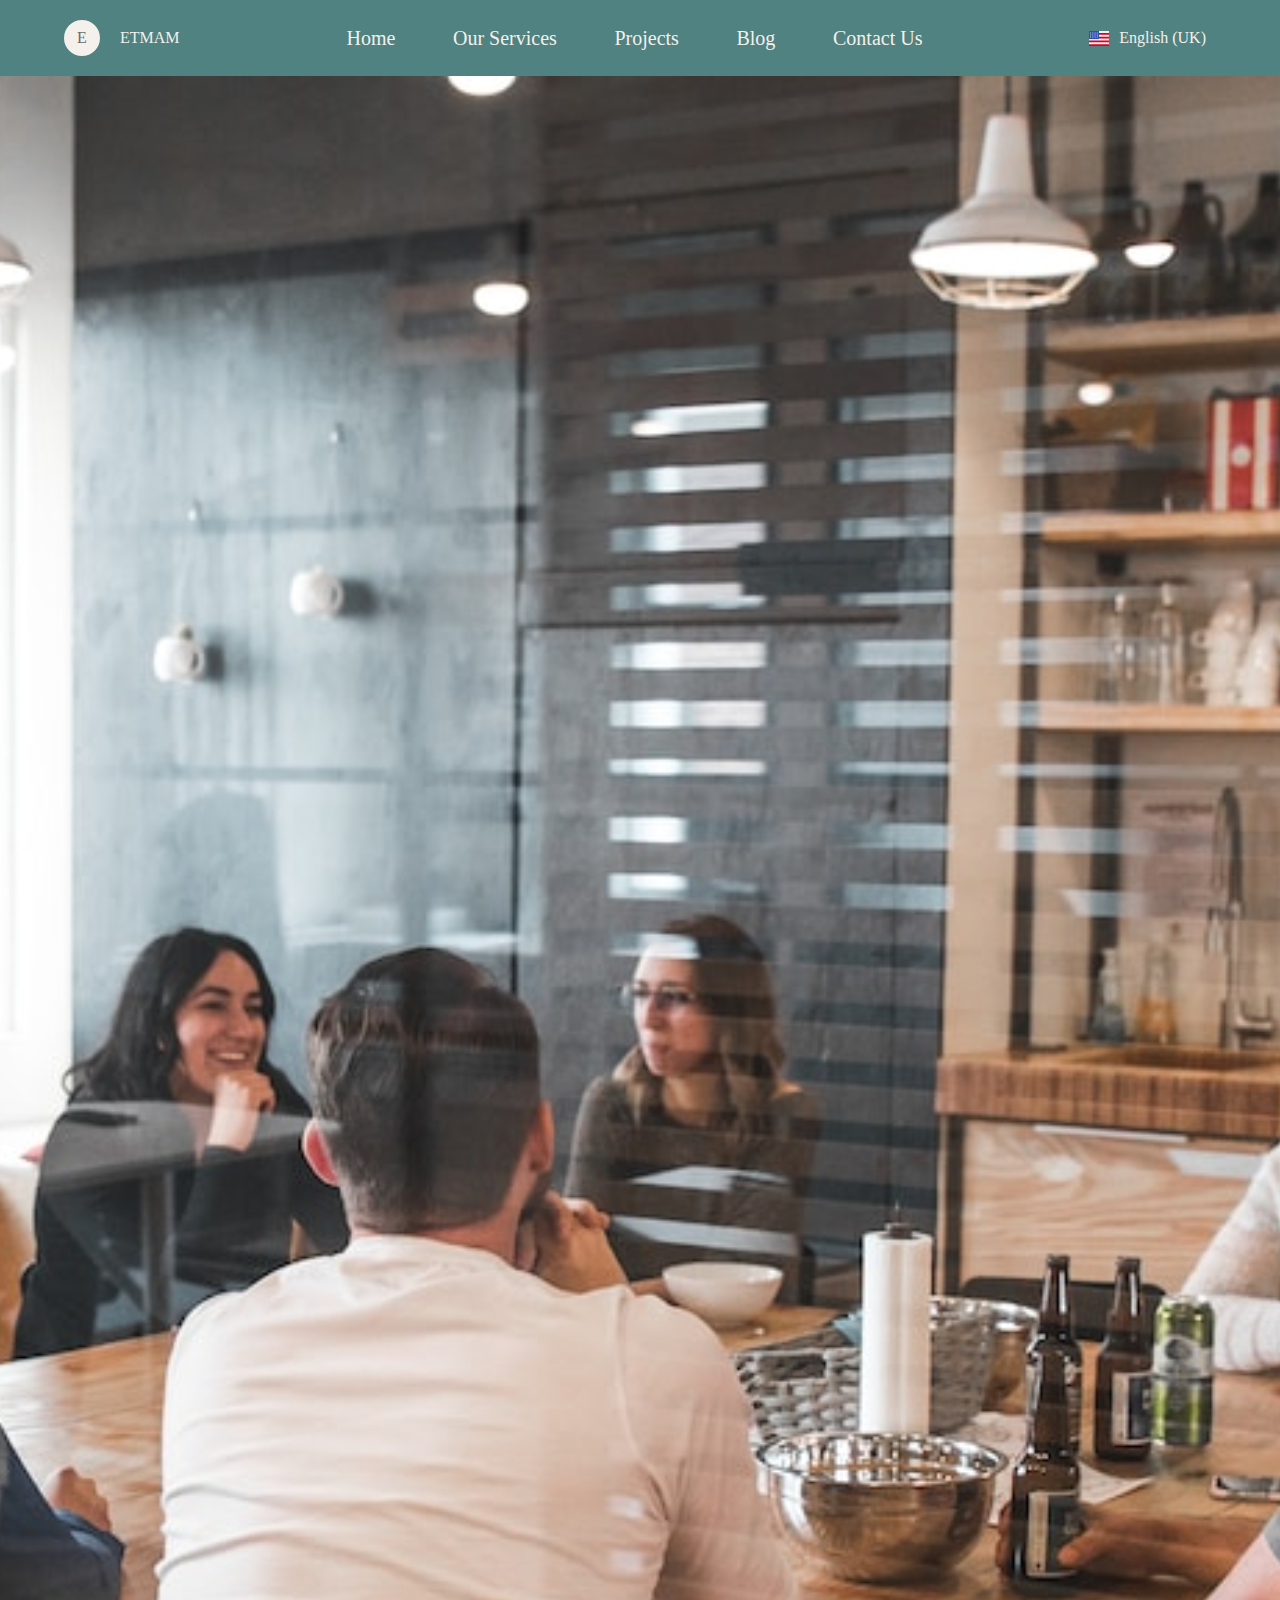
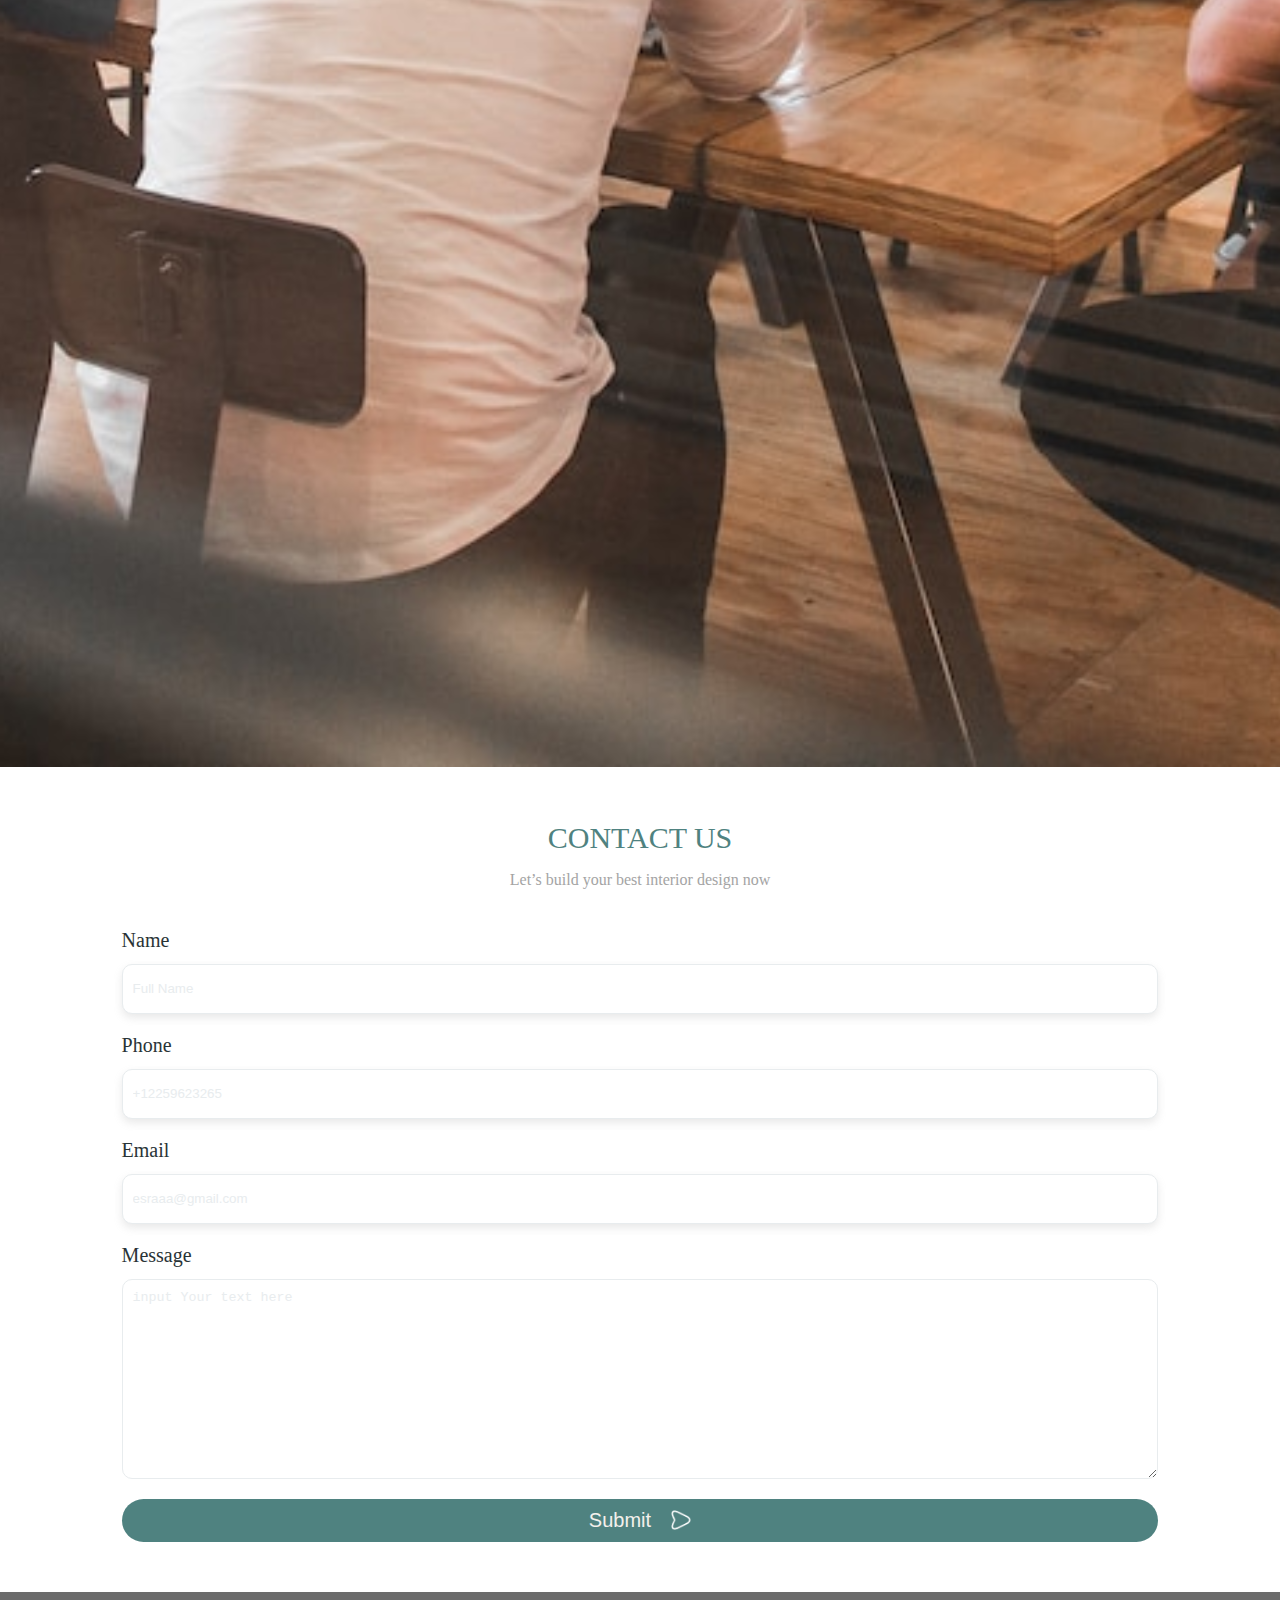
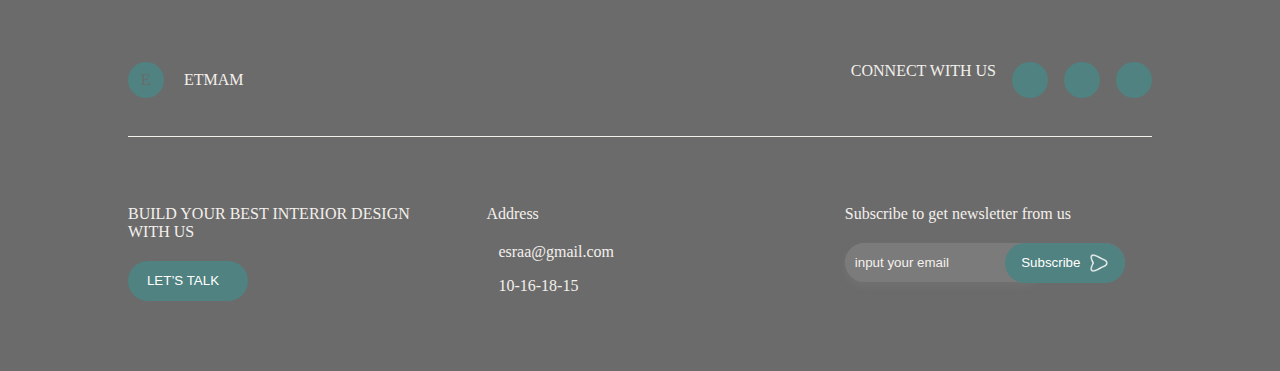
<file: contact.html>
<!DOCTYPE html>
<html lang="en">

<head>
    <meta charset="UTF-8">
    <meta name="viewport" content="width=device-width, initial-scale=1.0">
    <link rel="stylesheet" href="https://cdnjs.cloudflare.com/ajax/libs/font-awesome/6.5.1/css/all.min.css"
        integrity="sha512-DTOQO9RWCH3ppGqcWaEA1BIZOC6xxalwEsw9c2QQeAIftl+Vegovlnee1c9QX4TctnWMn13TZye+giMm8e2LwA=="
        crossorigin="anonymous" referrerpolicy="no-referrer" />
    <link rel="stylesheet" href="styles/cotact.css">
    <title>Document</title>
</head>

<body>
    <!--navvvvvvvvvvvvvvvvvvvvvvvvvvvvvvvvvvvvvvv-->
    <header>
        <div class="navbar">

            <div class="logo">
                <div class="circle">E</div>
                <p>ETMAM</p>
            </div>


            <nav>

           
                <ul>
                    <li><a href="">Home</a></li>
                    <li><a href="">Our Services</a></li>
                    <li><a href="">Projects</a></li>
                    <li><a href="">Blog</a></li>
                    <li><a href="contact.html">Contact Us</a></li>
                </ul>
            </nav>

            <div class="icon" onclick="appear_nav()"><i class="fa-solid fa-bars"></i></div>

            <div class="mini-nav">

            
            <ul>
                <li><a href="">Home</a></li>
                <li><a href="">Our Services</a></li>
                <li><a href="">Projects</a></li>
                <li><a href="">Blog</a></li>
                <li><a href="contact.html">Contact Us</a></li>
            </ul>

            </div>

            <div class="select" onclick="appear()">
                <img src="images/flag.svg" alt=""> English (UK) <i class="fa-solid fa-chevron-down"></i>

            </div>

        </div>

        <div class="language">
            <ul>
                <li> <img src="images/flag.svg" alt=""> English (UK) </li>
                <li> <img src="images/flag.svg" alt=""> Arabic </li>

            </ul>

        </div>

    </header>
    <main>

        <section class="contact-us">


            <div class="img">
                <img src="images/Rectangle 13.svg" alt="">
            </div>

            <div class="contact-form">
                <div class="form-header">

                    <h2>Contact Us</h2>
                    <p>Let’s build your best interior design now</p>
                </div>

                <form>
                    <div class="input2">
                        <label for="">Name</label>
                        <input type="text" placeholder="Full Name">

                    </div>
                    <div class="input2">
                        <label for="">Phone</label>
                        <input type="number" placeholder="+12259623265">

                    </div>
                    <div class="input2">
                        <label for="">Email</label>
                        <input type="email" placeholder="esraaa@gmail.com">

                    </div>
                    <div class="input2">
                        <label for="">Message</label>
                        <textarea name="" id="" cols="30" rows="10" placeholder="input Your text here"></textarea>

                    </div>

                    <button class="form-btn"><a href="confirm-contact.html">Submit <img src="images/Vector.png" alt=""></a></button>
                 
                 








                </form>






            </div>







    
        </section>










    </main>

    <!--footerrrrrrrrrrrrrrrrrrrrrrrrrrrrrrrrrrrrrrrrrrrrrrrrrrrrr-->
    <footer>


        <div class="footer-header">
            <div class="logo">
                <div class="circle">E</div>
                <p>ETMAM</p>
            </div>

            <div class="social-icons">
                <p>CONNECT WITH US</p>
                <div class="icons-container">
                    <div class="circle"><i class="fa-brands fa-instagram"></i></div>
                    <div class="circle"><i class="fa-solid fa-phone"></i></div>
                    <div class="circle"><i class="fa-brands fa-whatsapp"></i></div>
                </div>



            </div>
        </div>
        <div class="hr2"></div>


        <div class="footer">

            <div class="col">
                <p>BUILD YOUR BEST INTERIOR DESIGN WITH US</p>

                <button>LET’S TALK <i class="fa-solid fa-chevron-right"></i></button>
            </div>
            <div class="col">
                <p>Address</p>

                <ul>
                    <li><i class="fa-regular fa-envelope"></i>esraa@gmail.com</li>
                    <li><i class="fa-solid fa-phone"></i>10-16-18-15 </li>
                </ul>
            </div>
            <div class="col">
                <p>Subscribe to get newsletter from us</p>
                <form action="">
                    <div class="input"><input type="text" placeholder="input your email">
                        <button>Subscribe <img src="images/Vector.png" alt=""></button>
                    </div>

                </form>
            </div>

        </div>








    </footer>

    <script>
        function appear() {
            document.querySelector(".language").classList.toggle("display");
        }
        function appear_nav() {
            document.querySelector(".mini-nav").classList.toggle("display");
        }
    </script>
</body>

</html>
</file>
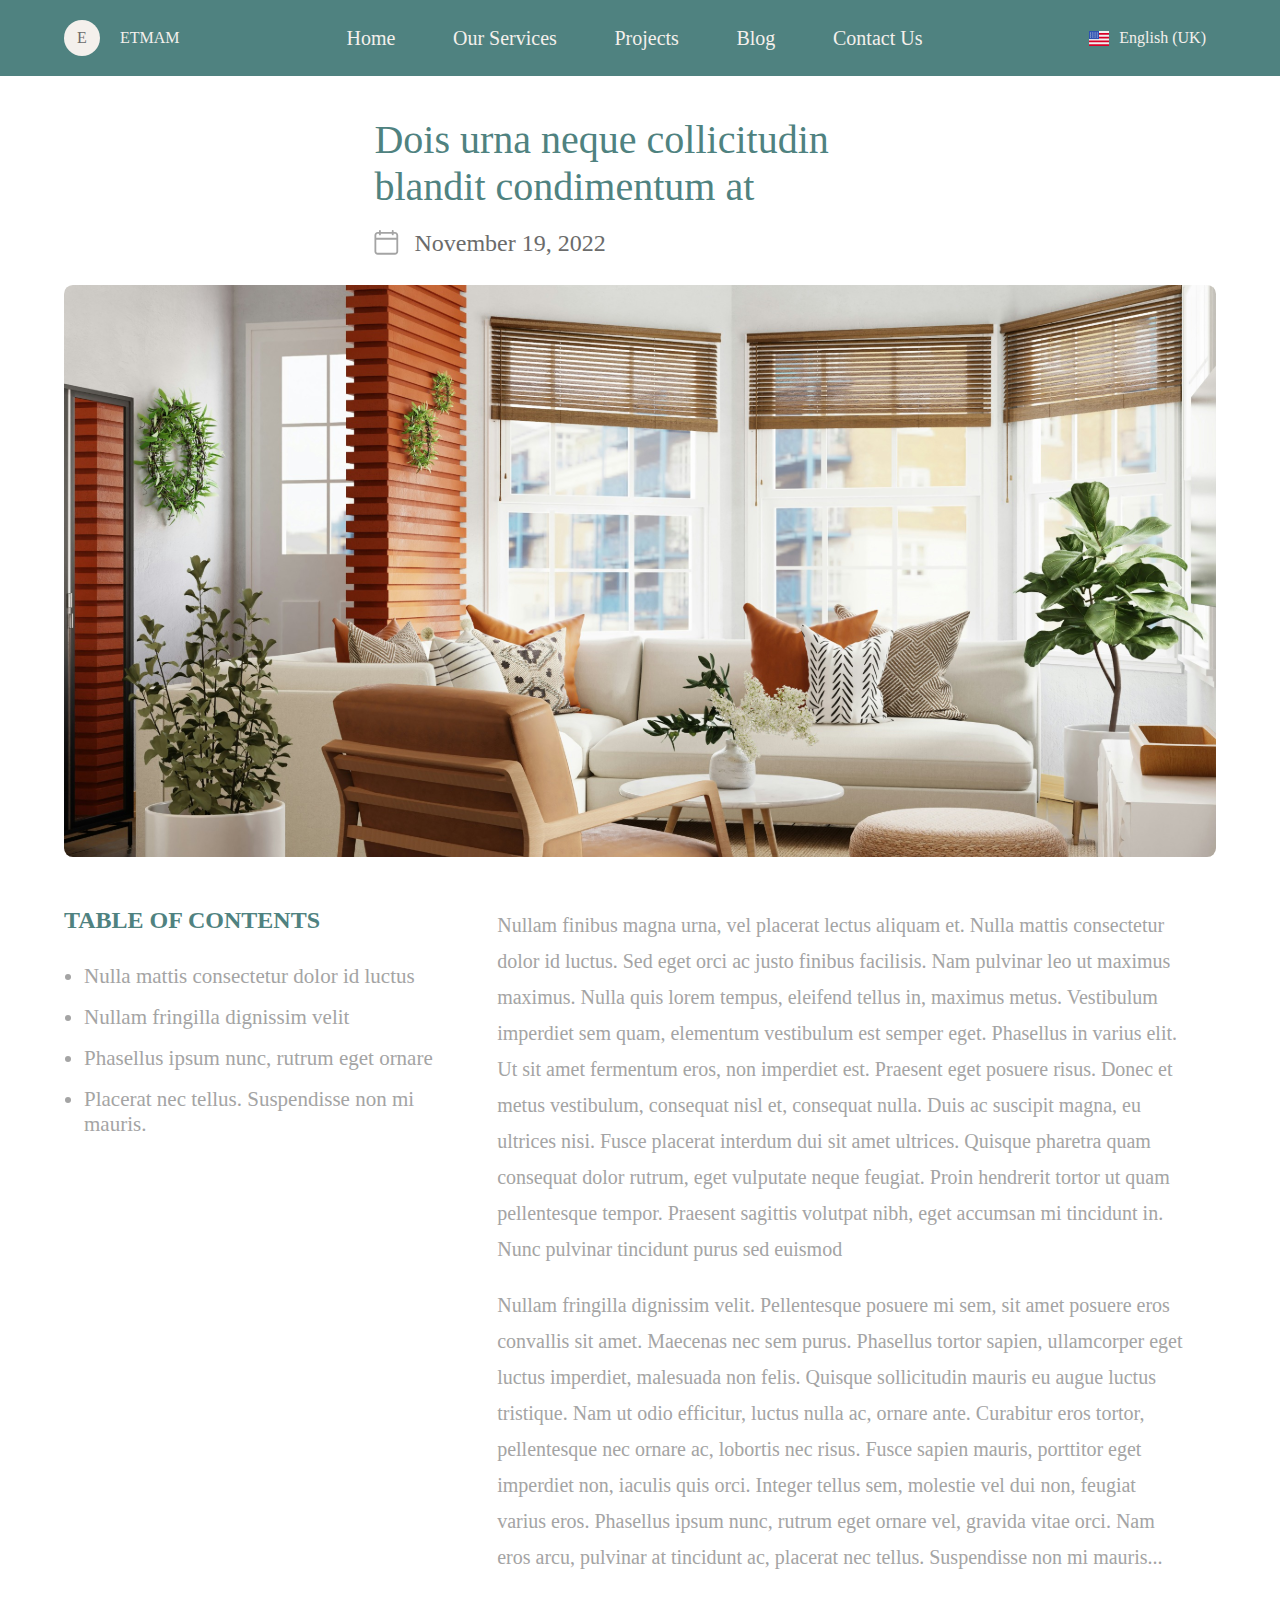
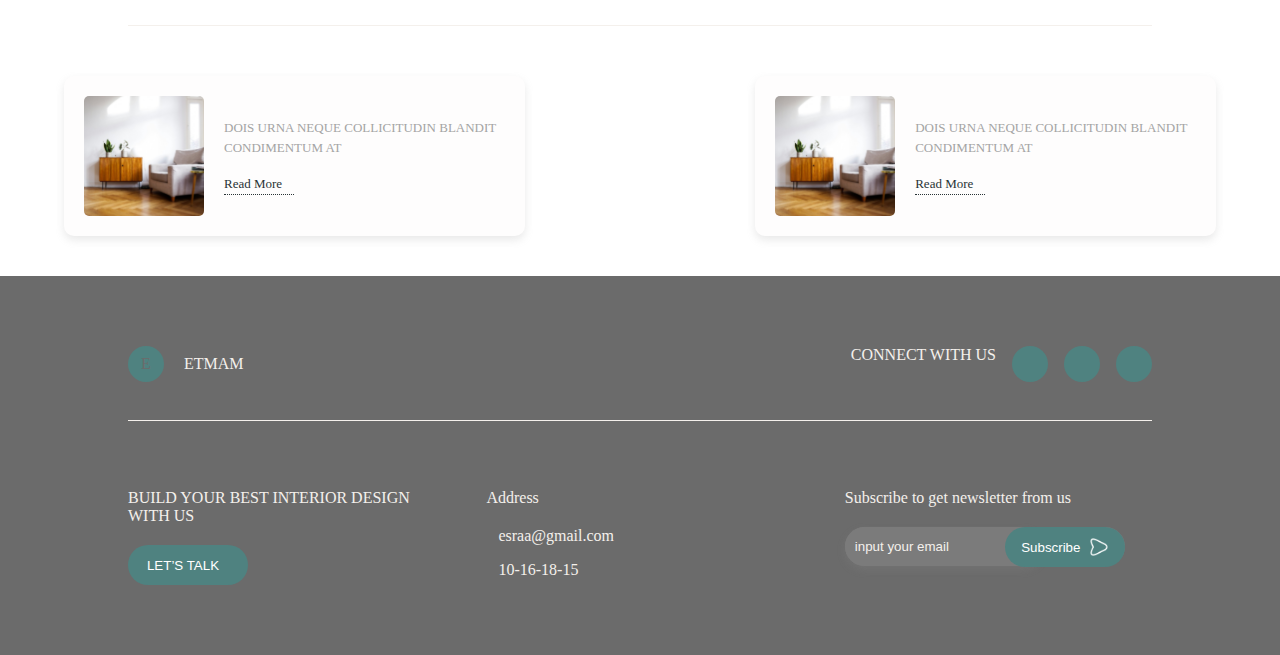
<file: details.html>
<!DOCTYPE html>
<html lang="en">

<head>
    <meta charset="UTF-8">
    <meta name="viewport" content="width=device-width, initial-scale=1.0">
    <link rel="stylesheet" href="https://cdnjs.cloudflare.com/ajax/libs/font-awesome/6.5.1/css/all.min.css"
        integrity="sha512-DTOQO9RWCH3ppGqcWaEA1BIZOC6xxalwEsw9c2QQeAIftl+Vegovlnee1c9QX4TctnWMn13TZye+giMm8e2LwA=="
        crossorigin="anonymous" referrerpolicy="no-referrer" />
    <link rel="stylesheet" href="styles/detail.css">
    <title>Document</title>
</head>

<body>
    <header>
        <div class="navbar">

            <div class="logo">
                <div class="circle">E</div>
                <p>ETMAM</p>
            </div>


            <nav>

                <ul>
                    <li><a href="">Home</a></li>
                    <li><a href="">Our Services</a></li>
                    <li><a href="">Projects</a></li>
                    <li><a href="">Blog</a></li>
                    <li><a href="contact.html">Contact Us</a></li>
                </ul>
            </nav>

            <div class="icon" onclick="appear_nav()"><i class="fa-solid fa-bars"></i></div>

            <div class="mini-nav">


                <ul>
                    <li><a href="">Home</a></li>
                    <li><a href="">Our Services</a></li>
                    <li><a href="">Projects</a></li>
                    <li><a href="">Blog</a></li>
                    <li><a href="contact.html">Contact Us</a></li>
                </ul>

            </div>

            <div class="select" onclick="appear()">
                <img src="images/flag.svg" alt=""> English (UK) <i class="fa-solid fa-chevron-down"></i>

            </div>

        </div>

        <div class="language">
            <ul>
                <li> <img src="images/flag.svg" alt=""> English (UK) </li>
                <li> <img src="images/flag.svg" alt=""> Arabic </li>

            </ul>

        </div>

    </header>

    <main>


        <section class="our-services">


            <div class="services-header">
                <h2>Dois urna neque collicitudin blandit condimentum at</h2>
                <div class="date"> <img src="images/date.svg" alt="">
                    <p>November 19, 2022</p>
                </div>



            </div>


            <img src="images/details.svg" alt="">




        </section>





     <section class="details">


        <div class="detail-col1">

                <h3>TABLE OF CONTENTS</h3>
                <ul>
                    <li>Nulla mattis consectetur dolor id luctus</li>
                    <li>Nullam fringilla dignissim velit</li>
                    <li>Phasellus ipsum nunc, rutrum eget ornare</li>
                    <li>Placerat nec tellus. Suspendisse non mi mauris.</li>
                </ul>


        </div>
        <div class="detail-col2">
            <p>Nullam finibus magna urna, vel placerat lectus aliquam et. Nulla mattis consectetur dolor id luctus. Sed eget orci ac justo finibus facilisis. Nam pulvinar leo ut maximus maximus. Nulla quis lorem tempus, eleifend tellus in, maximus metus. Vestibulum imperdiet sem quam, elementum vestibulum est semper eget. Phasellus in varius elit. Ut sit amet fermentum eros, non imperdiet est. Praesent eget posuere risus. Donec et metus vestibulum, consequat nisl et, consequat nulla. Duis ac suscipit magna, eu ultrices nisi. Fusce placerat interdum dui sit amet ultrices. Quisque pharetra quam consequat dolor rutrum, eget vulputate neque feugiat. Proin hendrerit tortor ut quam pellentesque tempor.
                 Praesent sagittis volutpat nibh, eget accumsan mi tincidunt in. Nunc pulvinar tincidunt purus sed euismod</p>


                 <p>Nullam fringilla dignissim velit. Pellentesque posuere mi sem, sit amet posuere eros convallis sit amet. Maecenas nec sem purus. Phasellus tortor sapien, ullamcorper eget luctus imperdiet, malesuada non felis. Quisque sollicitudin mauris eu augue luctus tristique. Nam ut odio efficitur, luctus nulla ac, ornare ante. Curabitur eros tortor, pellentesque nec ornare ac, lobortis nec risus. Fusce sapien mauris, porttitor eget imperdiet non, iaculis quis orci. Integer tellus sem, molestie vel dui non, feugiat varius eros. Phasellus ipsum nunc, rutrum eget ornare vel, gravida vitae orci.
                 Nam eros arcu, pulvinar at tincidunt ac, placerat nec tellus. Suspendisse non mi mauris...</p>
        </div>
     </section>
     <div class="hr2"></div>


     <section class="articles">


        <div class="card">
            <img src="images/Group 2.svg" alt="">

            <div class="text">
                <p>DOIS URNA NEQUE COLLICITUDIN BLANDIT CONDIMENTUM AT</p>

                <small>Read More </small>
            </div>
        </div>
        <div class="card">
            <img src="images/Group 2.svg" alt="">

            <div class="text">
                <p>DOIS URNA NEQUE COLLICITUDIN BLANDIT CONDIMENTUM AT</p>

                <small>Read More </small>
            </div>
        </div>
     </section>

    </main>

    <footer>


        <div class="footer-header">
            <div class="logo">
                <div class="circle">E</div>
                <p>ETMAM</p>
            </div>

            <div class="social-icons">
                <p>CONNECT WITH US</p>
                <div class="icons-container">
                    <div class="circle"><i class="fa-brands fa-instagram"></i></div>
                    <div class="circle"><i class="fa-solid fa-phone"></i></div>
                    <div class="circle"><i class="fa-brands fa-whatsapp"></i></div>
                </div>



            </div>
        </div>
        <div class="hr2"></div>


        <div class="footer">

            <div class="col">
                <p>BUILD YOUR BEST INTERIOR DESIGN WITH US</p>

                <button>LET’S TALK <i class="fa-solid fa-chevron-right"></i></button>
            </div>
            <div class="col">
                <p>Address</p>

                <ul>
                    <li><i class="fa-regular fa-envelope"></i>esraa@gmail.com</li>
                    <li><i class="fa-solid fa-phone"></i>10-16-18-15 </li>
                </ul>
            </div>
            <div class="col">
                <p>Subscribe to get newsletter from us</p>
                <form action="">
                    <div class="input"><input type="text" placeholder="input your email">
                        <button>Subscribe <img src="images/Vector.png" alt=""></button>
                    </div>

                </form>
            </div>

        </div>








    </footer>

    <script>
        function appear() {
            document.querySelector(".language").classList.toggle("display");
        }
        function appear_nav() {
            document.querySelector(".mini-nav").classList.toggle("display");
        }
    </script>
</body>

</html>
</file>
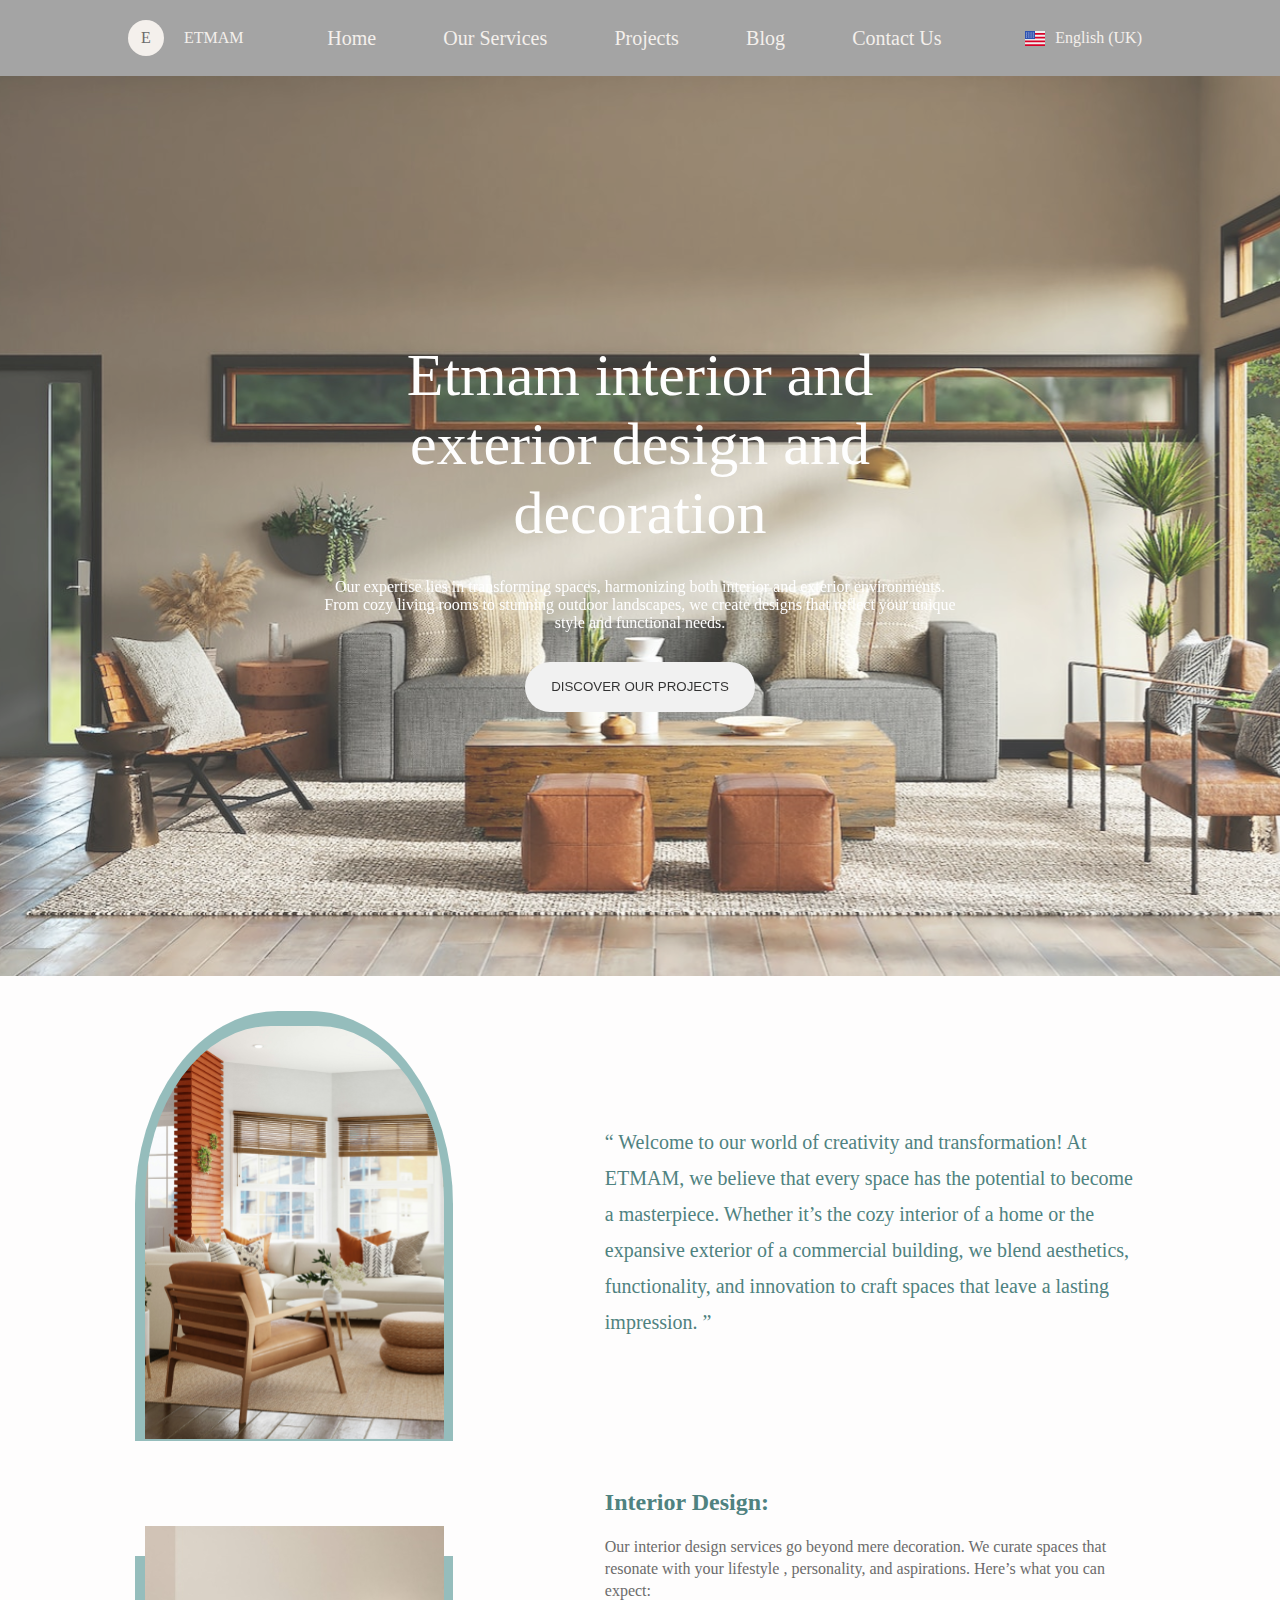
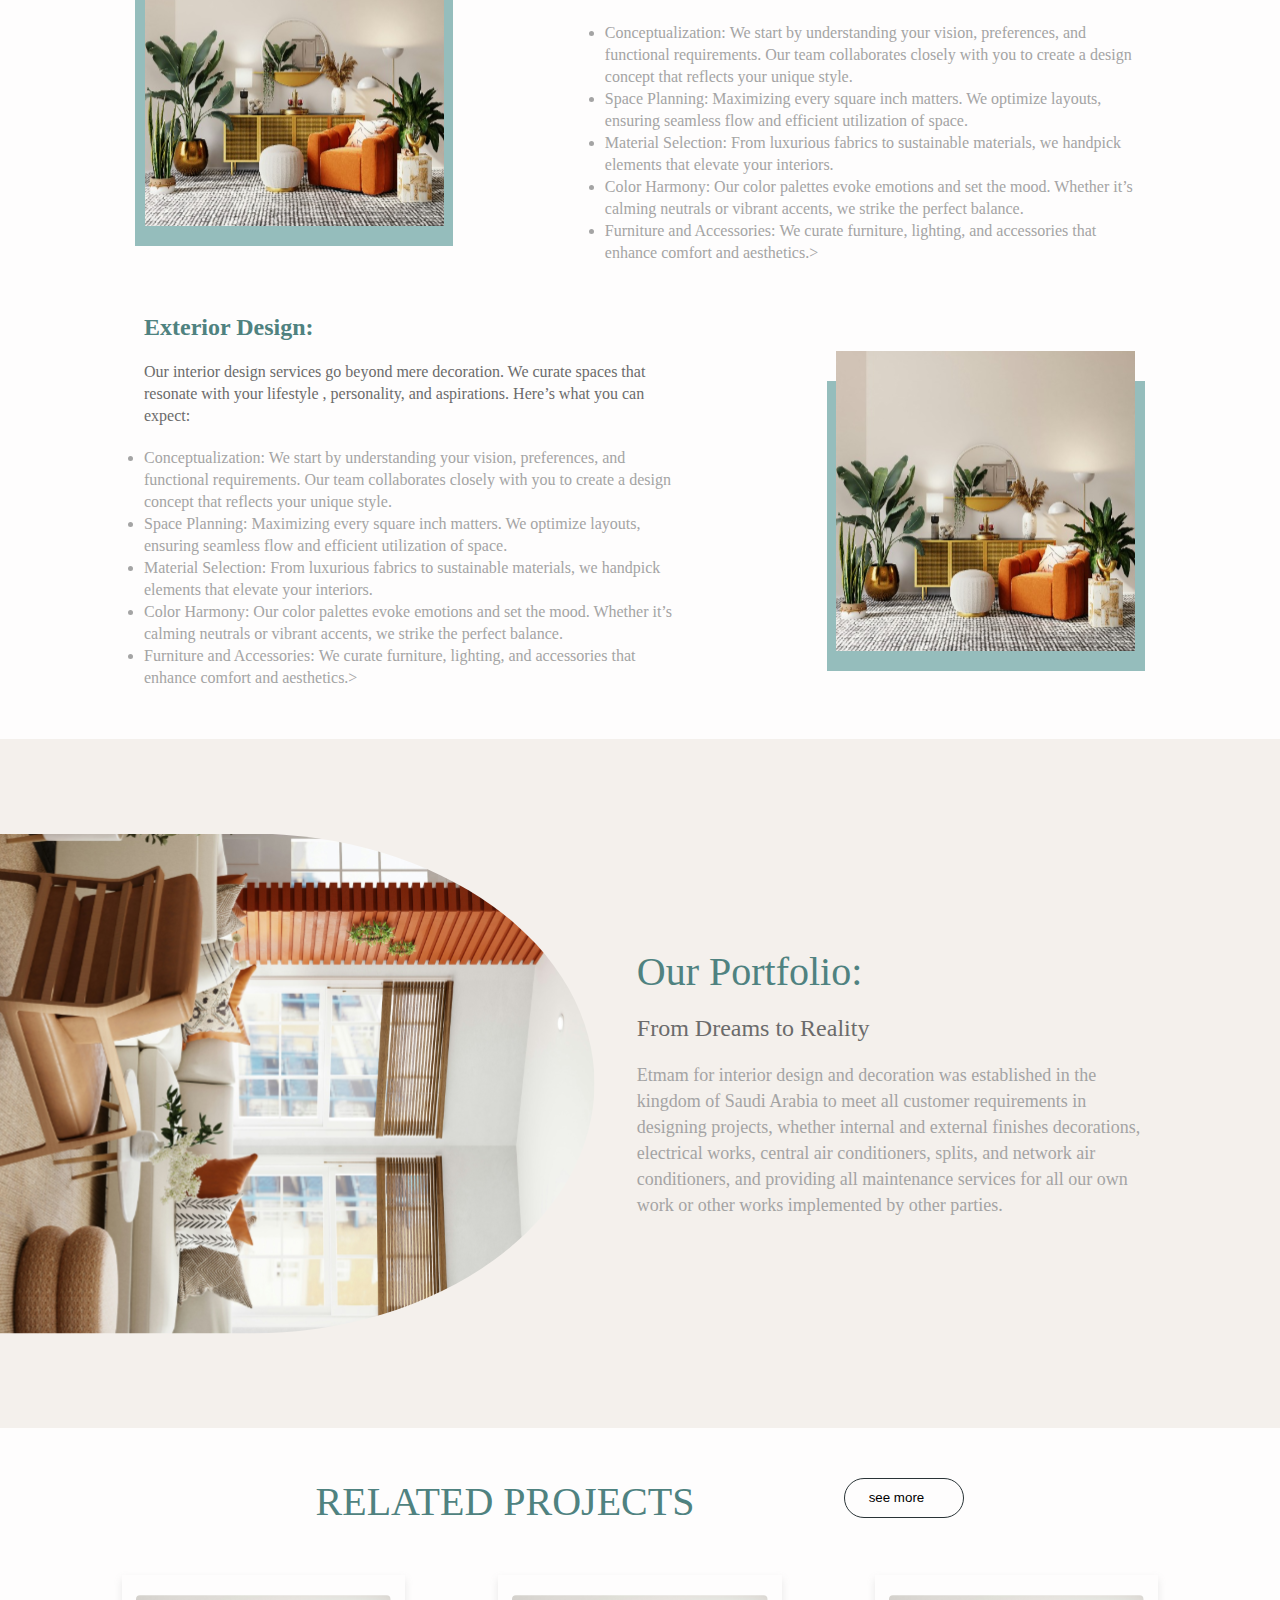
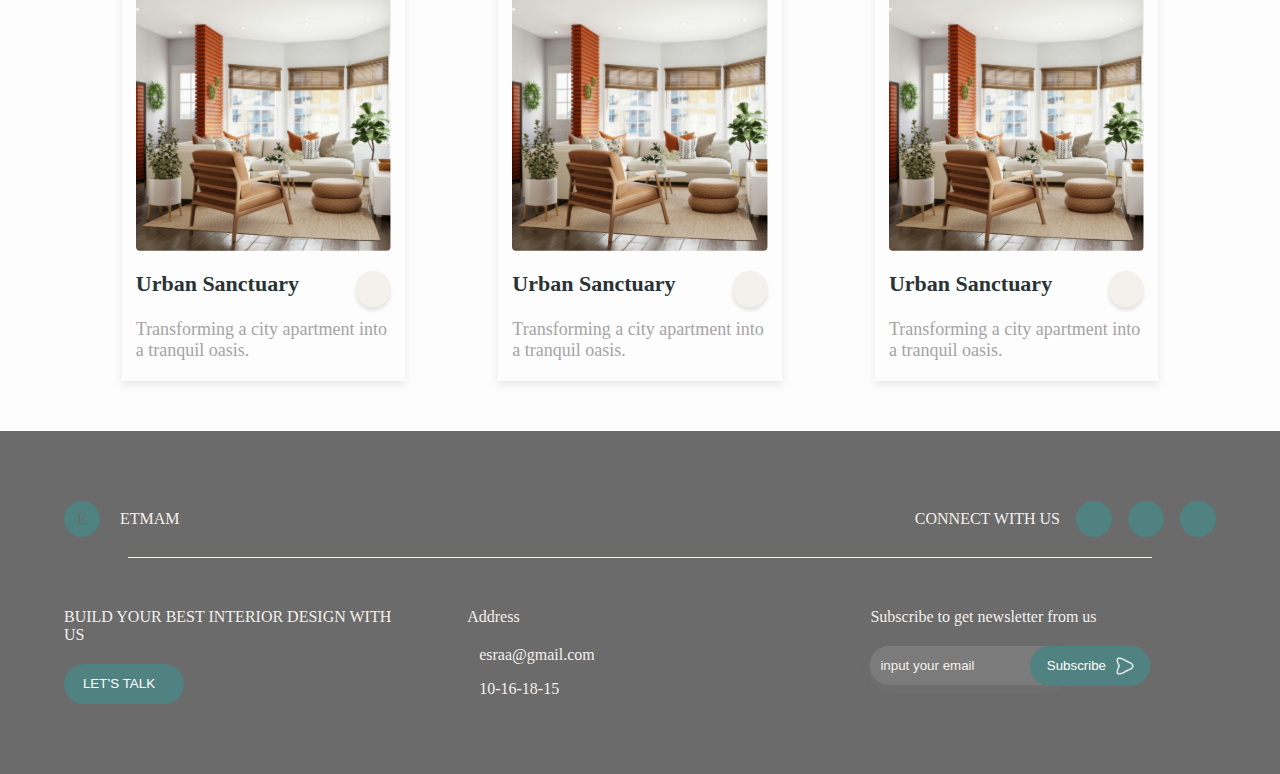
<file: service1.html>
<!DOCTYPE html>
<html lang="en">

<head>
    <meta charset="UTF-8">
    <meta name="viewport" content="width=device-width, initial-scale=1.0">
    <link rel="stylesheet" href="https://cdnjs.cloudflare.com/ajax/libs/font-awesome/6.5.1/css/all.min.css"
        integrity="sha512-DTOQO9RWCH3ppGqcWaEA1BIZOC6xxalwEsw9c2QQeAIftl+Vegovlnee1c9QX4TctnWMn13TZye+giMm8e2LwA=="
        crossorigin="anonymous" referrerpolicy="no-referrer" />
    <link rel="stylesheet" href="styles/service1.css">
    <title>Document</title>
</head>

<body>
    <header>
        <div class="navbar">

            <div class="logo">
                <div class="circle">E</div>
                <p>ETMAM</p>
            </div>


            <nav>
                <ul>
                    <li><a href="index.html">Home</a></li>
                    <li><a href="">Our Services</a></li>
                    <li><a href="">Projects</a></li>
                    <li><a href="blog.html">Blog</a></li>
                    <li><a href="contact.html">Contact Us</a></li>
                </ul>

            </nav>

            <div class="icon" onclick="appear_nav()"><i class="fa-solid fa-bars"></i></div>

            <div class="mini-nav">

                <ul>
                    <li><a href="index.html">Home</a></li>
                    <li><a href="">Our Services</a></li>
                    <li><a href="">Projects</a></li>
                    <li><a href="blog.html">Blog</a></li>
                    <li><a href="contact.html">Contact Us</a></li>
                </ul>


            </div>

            <div class="select" onclick="appear()">
                <img src="images/flag.svg" alt=""> English (UK) <i class="fa-solid fa-chevron-down"></i>

            </div>

        </div>

        <div class="language">
            <ul>
                <li> <img src="images/flag.svg" alt=""> English (UK) </li>
                <li> <img src="images/flag.svg" alt=""> Arabic </li>

            </ul>

        </div>

    </header>

    <main>

        <section class="header">

            <div class="main-header">
                <h1>Etmam interior and exterior design and decoration</h1>
                <p>Our expertise lies in transforming spaces, harmonizing both interior and exterior environments. From cozy living rooms to stunning outdoor landscapes, we create designs that reflect your unique style and functional needs.</p>

                <button class="header-btn">DISCOVER OUR PROJECTS</button>
            </div>


        </section>
        <section class="our-services">
            <div class="services-img">

                <img src="images/unsplash_OlFHzNjg9kY.svg" alt="">

            </div>
         

                <div class="services-header">
                    
                  
             
                <blockquote>“ Welcome to our world of creativity and transformation! At ETMAM, we believe that every space has the potential to become a masterpiece. Whether it’s the cozy interior of a home or the expansive exterior of a commercial building, we blend aesthetics, functionality, and innovation to craft spaces that leave a lasting impression. ”</blockquote>
                </div>


     

        </section>
        <section class="our-Approatch">
            <div class="Approatch-img">

                <img src="images/unsplash_IH7wPsjwomc.svg" alt="">

            </div>
         

                <div class="Approatch-header">
                 <h3>Interior Design:</h3>   
                 <p>Our interior design services go beyond mere decoration. We curate spaces that resonate with your lifestyle
                    , personality, and aspirations. Here’s what you can expect:</p>

                    <ul>
                        <li>Conceptualization: We start by understanding your vision, preferences, and functional requirements. Our team collaborates closely with you to create a design concept that reflects your unique style.</li>
                        <li>Space Planning: Maximizing every square inch matters. We optimize layouts, ensuring seamless flow and efficient utilization of space.</li>
                        <li>Material Selection: From luxurious fabrics to sustainable materials, we handpick elements that elevate your interiors.</li>
                        <li>Color Harmony: Our color palettes evoke emotions and set the mood. Whether it’s calming neutrals or vibrant accents, we strike the perfect balance.</li>
                        <li>Furniture and Accessories: We curate furniture, lighting, and accessories that enhance comfort and aesthetics.></li>
                    </ul>
                  
             
              
                </div>


     

        </section>

        <section class="our-Approatch">
         
         

                <div class="Approatch-header">
                 <h3>Exterior Design:</h3>   
                 <p>Our interior design services go beyond mere decoration. We curate spaces that resonate with your lifestyle
                    , personality, and aspirations. Here’s what you can expect:</p>

                    <ul>
                        <li>Conceptualization: We start by understanding your vision, preferences, and functional requirements. Our team collaborates closely with you to create a design concept that reflects your unique style.</li>
                        <li>Space Planning: Maximizing every square inch matters. We optimize layouts, ensuring seamless flow and efficient utilization of space.</li>
                        <li>Material Selection: From luxurious fabrics to sustainable materials, we handpick elements that elevate your interiors.</li>
                        <li>Color Harmony: Our color palettes evoke emotions and set the mood. Whether it’s calming neutrals or vibrant accents, we strike the perfect balance.</li>
                        <li>Furniture and Accessories: We curate furniture, lighting, and accessories that enhance comfort and aesthetics.></li>
                    </ul>
                  
             
              
                </div>
                <div class="Approatch-img">

                    <img src="images/unsplash_IH7wPsjwomc.svg" alt="">
    
                </div>

     

        </section>
       

        <section class="Aboutus">



            <img src="images/unsplash_OlFHzNjg9kY.svg" alt="">


            <div class="Aboutus-content">

                <div class="Aboutus-header">
                    <h2>Our Portfolio:</h2>
                    <p>From Dreams to Reality</p>
                    <p>Etmam for interior design and decoration was established in the kingdom of Saudi Arabia to meet
                        all customer
                        requirements in designing projects, whether internal and external finishes decorations,
                        electrical works, central air conditioners,
                        splits, and network air conditioners, and providing all maintenance services for all our own
                        work or other works implemented by other parties. </p>
                </div>


            </div>
        </section>



        <section class="discover-projects">
            <div class="discover-header">
                <h2>RELATED PROJECTS</h2>
                <button> see more <i class="fa-solid fa-chevron-right"></i> </button>
            </div>



            <div class="discover-projects-container">


                <div class="discover-card">
                    <img src="images/Mask group1.svg" alt="">

                    <div class="inner-text">
                        <div class="discover-icon">
                            <h4>Urban Sanctuary</h4>
                            <div class="circle"><i class="fa-solid fa-chevron-right"></i></div>
                        </div>
                        <p>Transforming a city apartment into a tranquil oasis.</p>
                    </div>

                </div>
                <div class="discover-card">
                    <img src="images/Mask group1.svg" alt="">

                    <div class="inner-text">
                        <div class="discover-icon">
                            <h4>Urban Sanctuary</h4>
                            <div class="circle"><i class="fa-solid fa-chevron-right"></i></div>
                        </div>
                        <p>Transforming a city apartment into a tranquil oasis.</p>
                    </div>

                </div>
                <div class="discover-card">
                    <img src="images/Mask group1.svg" alt="">

                    <div class="inner-text">
                        <div class="discover-icon">
                            <h4>Urban Sanctuary</h4>
                            <div class="circle"><i class="fa-solid fa-chevron-right"></i></div>
                        </div>
                        <p>Transforming a city apartment into a tranquil oasis.</p>
                    </div>

                </div>





            </div>

        </section>


        
    </main>

    <footer>


        <div class="footer-header">
            <div class="logo">
                <div class="circle">E</div>
                <p>ETMAM</p>
            </div>

            <div class="social-icons">
                <p>CONNECT WITH US</p>
                <div class="icons-container">
                    <div class="circle"><i class="fa-brands fa-instagram"></i></div>
                    <div class="circle"><i class="fa-solid fa-phone"></i></div>
                    <div class="circle"><i class="fa-brands fa-whatsapp"></i></div>
                </div>



            </div>
        </div>
        <div class="hr2"></div>


        <div class="footer">

            <div class="col">
                <p>BUILD YOUR BEST INTERIOR DESIGN WITH US</p>

                <button>LET’S TALK <i class="fa-solid fa-chevron-right"></i></button>
            </div>
            <div class="col">
                <p>Address</p>

                <ul>
                    <li><i class="fa-regular fa-envelope"></i>esraa@gmail.com</li>
                    <li><i class="fa-solid fa-phone"></i>10-16-18-15 </li>
                </ul>
            </div>
            <div class="col">
                <p>Subscribe to get newsletter from us</p>
                <form action="">
                    <div class="input"><input type="text" placeholder="input your email">
                        <button>Subscribe <img src="images/Vector.png" alt=""></button>
                    </div>

                </form>
            </div>

        </div>








    </footer>

    <script>
        function appear() {
            document.querySelector(".language").classList.toggle("display");
        }
        function appear_nav() {
            document.querySelector(".mini-nav").classList.toggle("display");
        }
    </script>
</body>

</html>
</file>
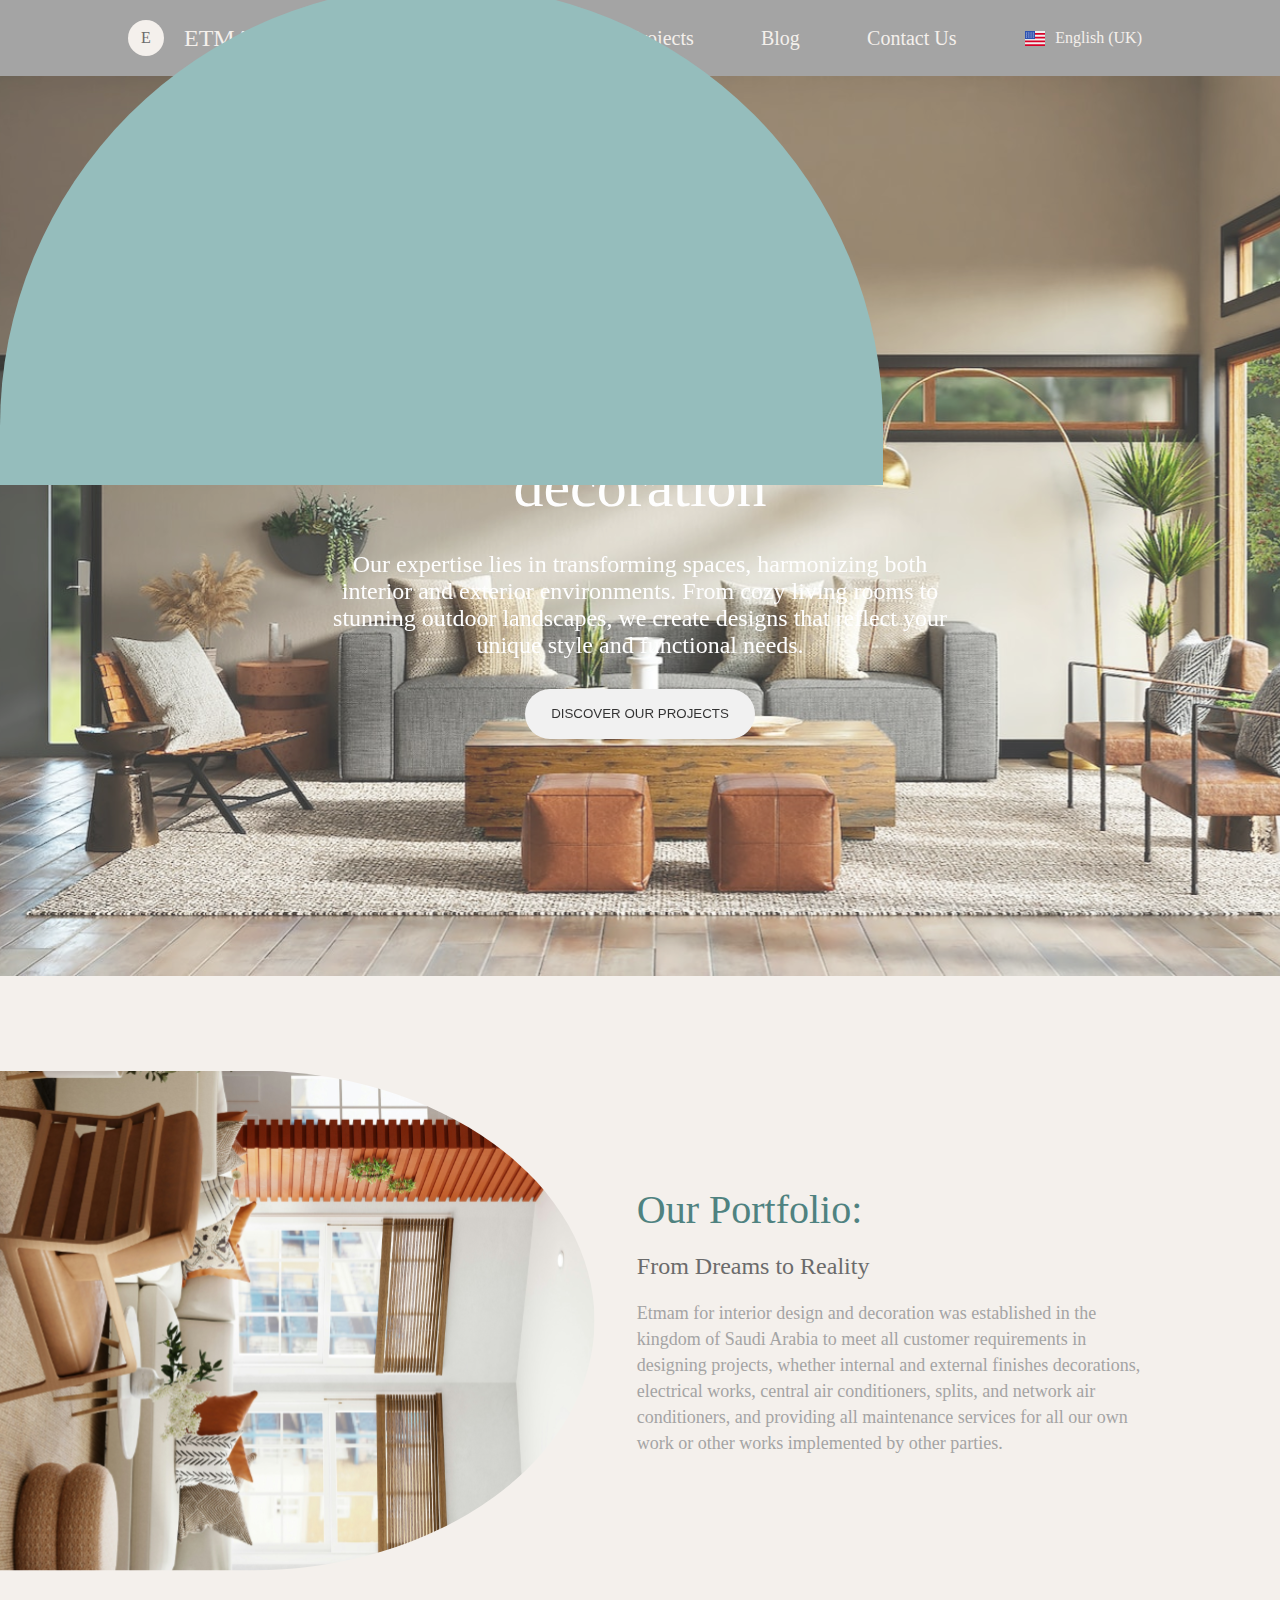
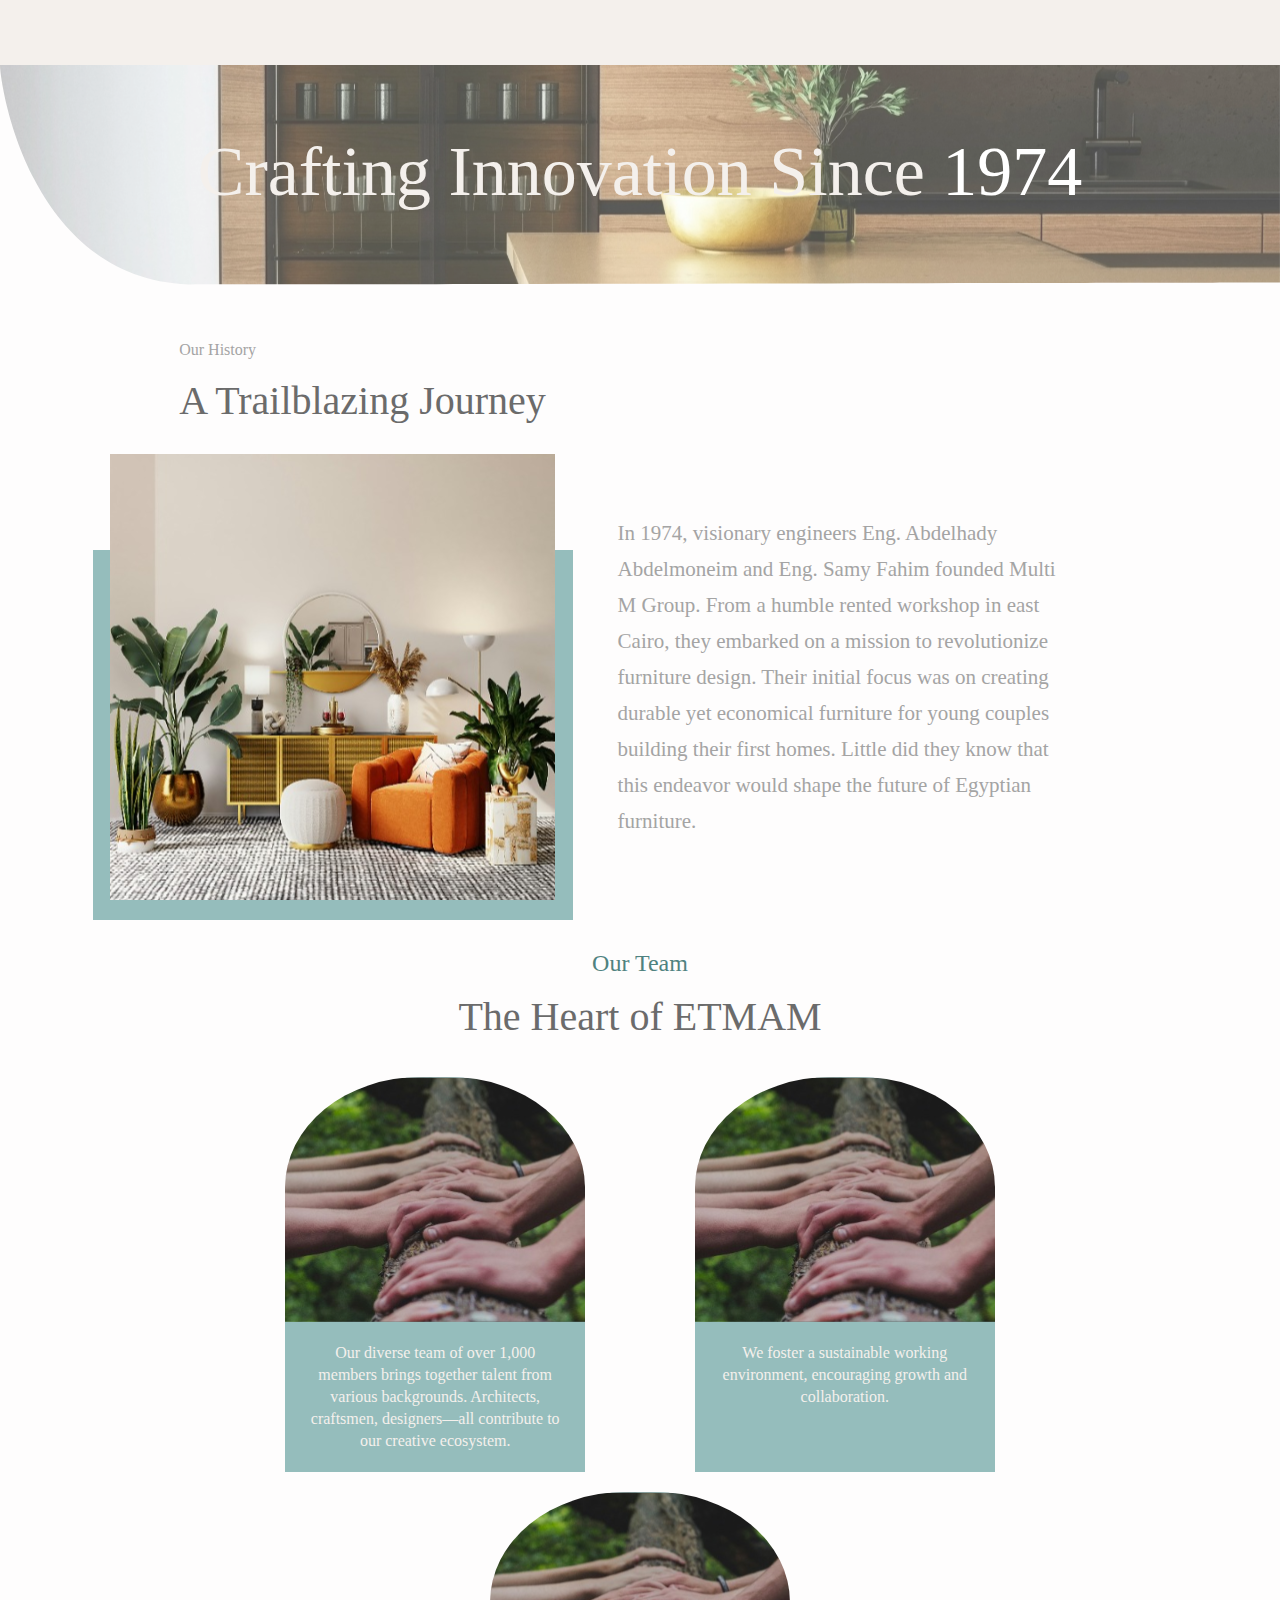
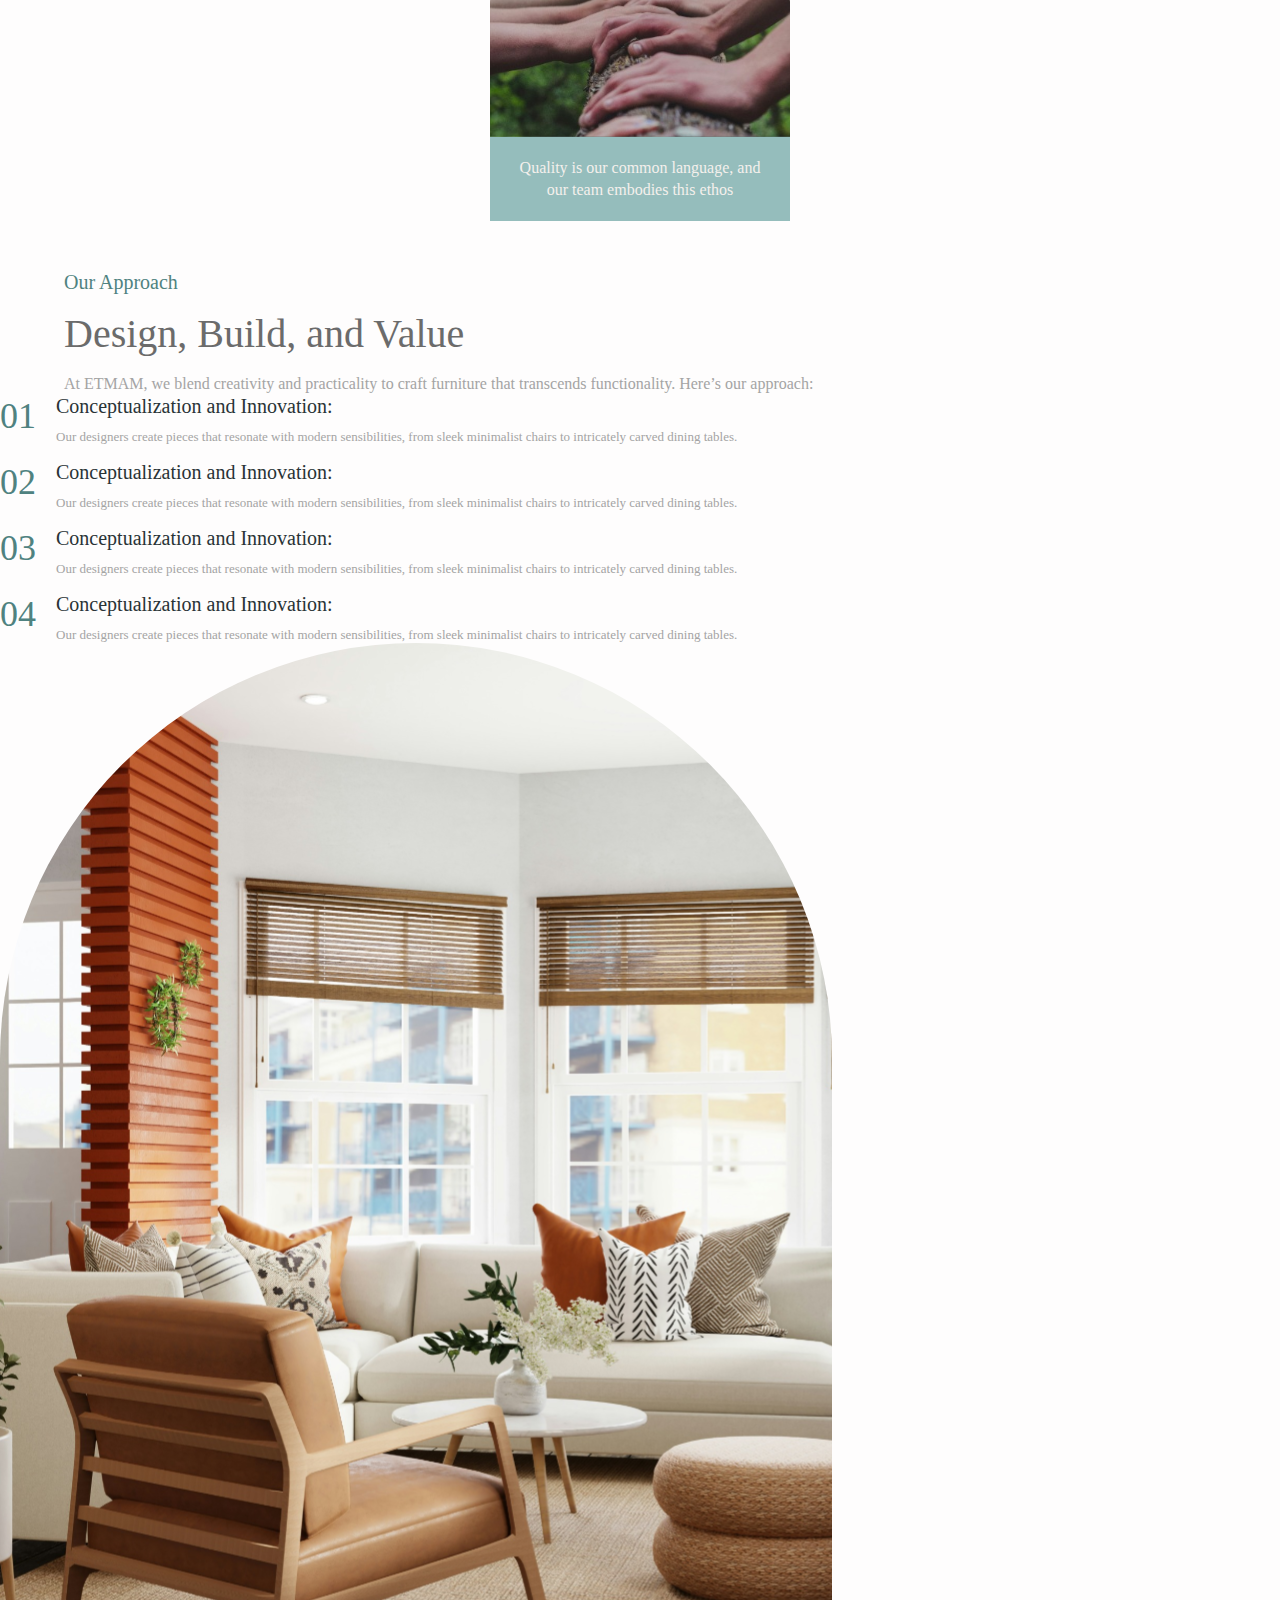
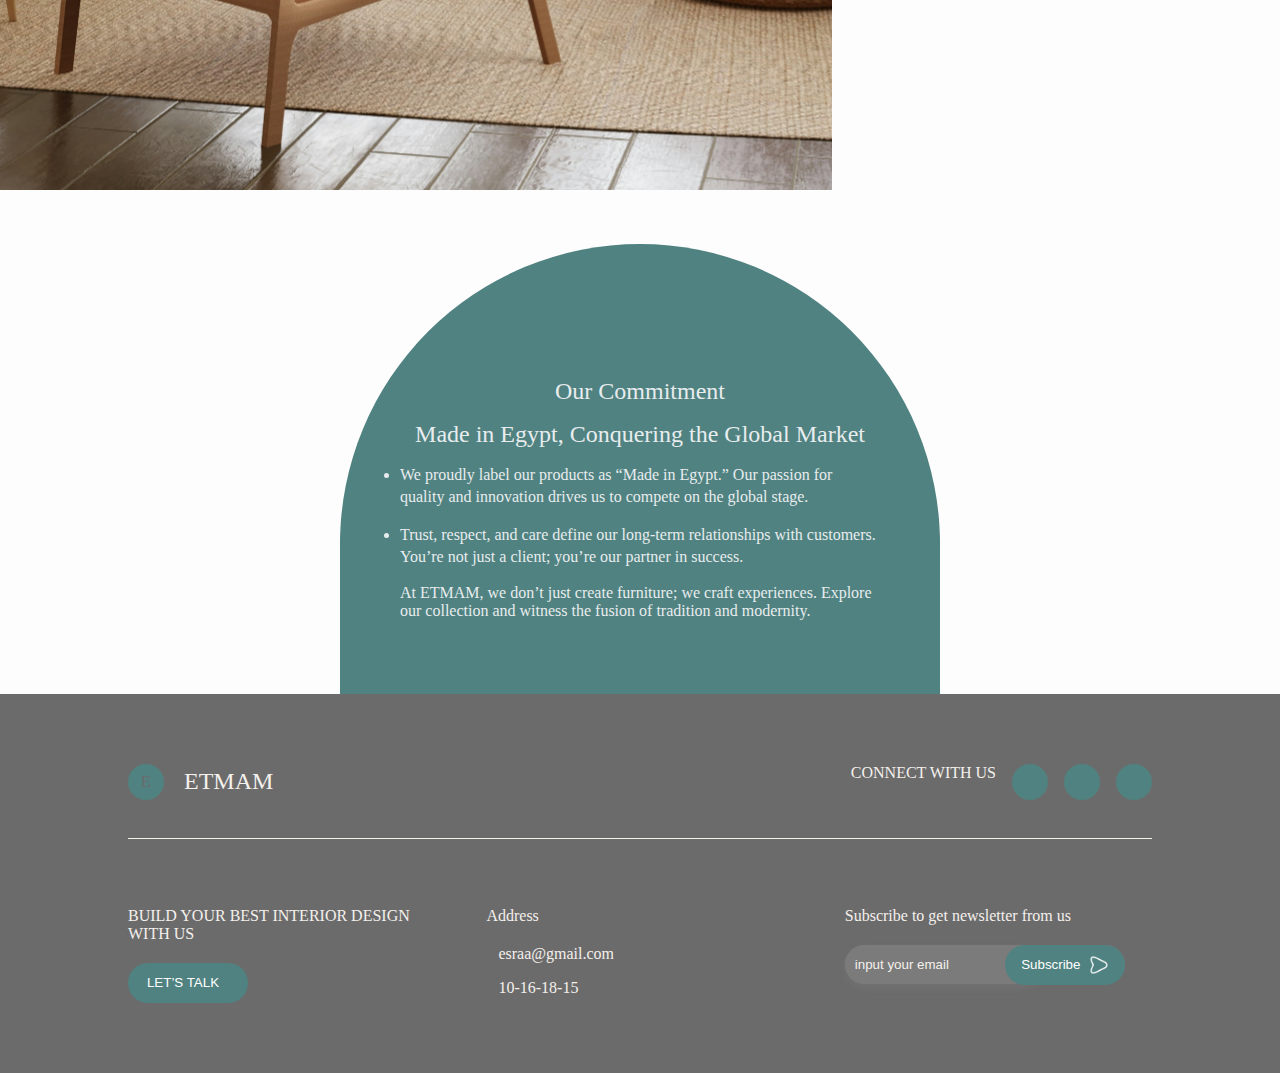
<file: service2.html>
<!DOCTYPE html>
<html lang="en">

<head>
    <meta charset="UTF-8">
    <meta name="viewport" content="width=device-width, initial-scale=1.0">
    <link rel="stylesheet" href="https://cdnjs.cloudflare.com/ajax/libs/font-awesome/6.5.1/css/all.min.css"
        integrity="sha512-DTOQO9RWCH3ppGqcWaEA1BIZOC6xxalwEsw9c2QQeAIftl+Vegovlnee1c9QX4TctnWMn13TZye+giMm8e2LwA=="
        crossorigin="anonymous" referrerpolicy="no-referrer" />

    
    <link rel="stylesheet" href="styles/service2.css">
    <title>Document</title>
</head>

<body>
    <header>
        <div class="navbar">

            <div class="logo">
                <div class="circle">E</div>
                <p>ETMAM</p>
            </div>


            <nav>

                
                    <ul>
                        <li><a href="index.html">Home</a></li>
                        <li><a href="">Our Services</a></li>
                        <li><a href="">Projects</a></li>
                        <li><a href="blog.html">Blog</a></li>
                        <li><a href="contact.html">Contact Us</a></li>
                    </ul>
    
            </nav>

            <div class="icon" onclick="appear_nav()"><i class="fa-solid fa-bars"></i></div>

            <div class="mini-nav">


                <ul>
                    <li><a href="index.html">Home</a></li>
                    <li><a href="">Our Services</a></li>
                    <li><a href="">Projects</a></li>
                    <li><a href="blog.html">Blog</a></li>
                    <li><a href="contact.html">Contact Us</a></li>
                </ul>

            </div>

            <div class="select" onclick="appear()">
                <img src="images/flag.svg" alt=""> English (UK) <i class="fa-solid fa-chevron-down"></i>

            </div>

        </div>

        <div class="language">
            <ul>
                <li> <img src="images/flag.svg" alt=""> English (UK) </li>
                <li> <img src="images/flag.svg" alt=""> Arabic </li>

            </ul>

        </div>

    </header>

    <main>
<!--headerrrrrrrrrrrrrrrrrrrrrrrrrrrrrrrrrrrrrrrrrrrrrrrrrr-->
        <section class="header">

            <div class="main-header">
                <h1>Etmam interior and exterior design and decoration</h1>
                <p>Our expertise lies in transforming spaces, harmonizing both interior and exterior environments. From
                    cozy living rooms to stunning outdoor landscapes, we create designs that reflect your unique style
                    and functional needs.</p>

                <button class="header-btn">DISCOVER OUR PROJECTS</button>
            </div>


        </section>

        <section class="Aboutus">



            <img src="images/unsplash_OlFHzNjg9kY.svg" alt="">


            <div class="Aboutus-content">

                <div class="Aboutus-header">
                    <h2>Our Portfolio:</h2>
                    <p>From Dreams to Reality</p>
                    <p>Etmam for interior design and decoration was established in the kingdom of Saudi Arabia to meet
                        all customer
                        requirements in designing projects, whether internal and external finishes decorations,
                        electrical works, central air conditioners,
                        splits, and network air conditioners, and providing all maintenance services for all our own
                        work or other works implemented by other parties. </p>
                </div>


            </div>
        </section>

        <section class="after">

            <img src="images/Mask group.svg" alt="">

            <div class="content">
                <p>Crafting Innovation Since <span>1974</span></p>
            </div>

        </section>
        <section class="our-Approatch">
            <div class="head-text">
                <p>Our History</p>
                <h2>A Trailblazing Journey</h2>

            </div>
            <div class="approach-content">
                <div class="Approatch-img">

                    <img src="images/unsplash_IH7wPsjwomc.svg" alt="">

                </div>


                <div class="Approatch-header">

                    <p>In 1974, visionary engineers Eng. Abdelhady Abdelmoneim and Eng. Samy Fahim founded Multi M
                        Group. From a humble rented workshop in east Cairo,
                        they embarked on a mission to revolutionize furniture design. Their initial focus was on
                        creating durable yet economical
                        furniture for young couples building their first homes. Little did they know that this endeavor
                        would shape the future of Egyptian furniture.
                    </p>


                </div>


            </div>




        </section>

        <!--ourrrr team sectionnnnnnnnnnnnnnnnnnnnnnnnnnnnnnnnnnnnnnnnnnnnn-->
        <section class="our-team">


            <div class="our-team-head">
                <p>Our Team</p>
                <h2>The Heart of ETMAM</h2>
            </div>


            <div class="team-container">
                <div class="team-member">

                    <img src="images/unsplash_FV3GConVSss.svg" alt="">

                    <p class="member-text">
                        Our diverse team of over 1,000 members brings together talent from various backgrounds.
                        Architects, craftsmen,
                        designers—all contribute to our creative ecosystem.

                    </p>

                </div>
                <div class="team-member">

                    <img src="images/unsplash_FV3GConVSss.svg" alt="">

                    <p class="member-text">
                        We foster a sustainable working environment, encouraging growth and collaboration.


                    </p>

                </div>

                <div class="team-member">

                    <img src="images/unsplash_FV3GConVSss.svg" alt="">

                    <p class="member-text">
                        Quality is our common language, and our team embodies this ethos

                    </p>

                </div>
            </div>







        </section>
        <!--our approatch 22222222222222222222-->


        <section class="our-approach2">

            <div class="our-approach2-container">
                <div class="approach2-content">

                    <div class="head-text">
                        <p>Our Approach</p>
                        <h2>Design, Build, and Value</h2>
                        <p>At ETMAM, we blend creativity and practicality to craft furniture that transcends
                            functionality. Here’s our approach:</p>

                    </div>
                    <div class="ul">

                        <div class="li">
                            <span>01</span>

                            <div class="inner-li">
                                <h4>Conceptualization and Innovation:</h4>
                                <p>Our designers create pieces that resonate with modern sensibilities, from sleek
                                    minimalist chairs to intricately carved dining tables.</p>
                            </div>
                        </div>
                        <div class="li">
                            <span>02</span>

                            <div class="inner-li">
                                <h4>Conceptualization and Innovation:</h4>
                                <p>Our designers create pieces that resonate with modern sensibilities, from sleek
                                    minimalist chairs to intricately carved dining tables.</p>
                            </div>
                        </div>

                        <div class="li">
                            <span>03</span>

                            <div class="inner-li">
                                <h4>Conceptualization and Innovation:</h4>
                                <p>Our designers create pieces that resonate with modern sensibilities, from sleek
                                    minimalist chairs to intricately carved dining tables.</p>
                            </div>
                        </div>

                        <div class="li">
                            <span>04</span>

                            <div class="inner-li">
                                <h4>Conceptualization and Innovation:</h4>
                                <p>Our designers create pieces that resonate with modern sensibilities, from sleek
                                    minimalist chairs to intricately carved dining tables.</p>
                            </div>
                        </div>


                    </div>
                </div>
                <div class="services-img">

                    <img src="images/unsplash_OlFHzNjg9kY.svg" alt="">

                </div>

            </div>


        </section>






        <!--our comitmemttttttttttttttttttttttttttttttttttttttttttttttttt-->

        <section class="our-comitment">

            <div class="inner-card">
                <div class="inner-card-text">
                    <p>Our Commitment</p>
                    <p>Made in Egypt, Conquering the Global Market</p>

                    <ul>
                        <li>We proudly label our products as “Made in Egypt.” Our passion for quality and innovation
                            drives us to compete on the global stage.</li>
                        <li>Trust, respect, and care define our long-term relationships with customers. You’re not just
                            a client; you’re our partner in success.</li>
                    </ul>

                    <p>At ETMAM, we don’t just create furniture; we craft experiences. Explore our collection and
                        witness the fusion of tradition and modernity.</p>

                </div>

            </div>

        </section>






    </main>

    <footer>


        <div class="footer-header">
            <div class="logo">
                <div class="circle">E</div>
                <p>ETMAM</p>
            </div>

            <div class="social-icons">
                <p>CONNECT WITH US</p>
                <div class="icons-container">
                    <div class="circle"><i class="fa-brands fa-instagram"></i></div>
                    <div class="circle"><i class="fa-solid fa-phone"></i></div>
                    <div class="circle"><i class="fa-brands fa-whatsapp"></i></div>
                </div>



            </div>
        </div>
        <div class="hr2"></div>


        <div class="footer">

            <div class="col">
                <p>BUILD YOUR BEST INTERIOR DESIGN WITH US</p>

                <button>LET’S TALK <i class="fa-solid fa-chevron-right"></i></button>
            </div>
            <div class="col">
                <p>Address</p>

                <ul>
                    <li><i class="fa-regular fa-envelope"></i>esraa@gmail.com</li>
                    <li><i class="fa-solid fa-phone"></i>10-16-18-15 </li>
                </ul>
            </div>
            <div class="col">
                <p>Subscribe to get newsletter from us</p>
                <form action="">
                    <div class="input"><input type="text" placeholder="input your email">
                        <button>Subscribe <img src="images/Vector.png" alt=""></button>
                    </div>

                </form>
            </div>

        </div>








    </footer>

    <script>
        function appear() {
            document.querySelector(".language").classList.toggle("display");
        }
        function appear_nav() {
            document.querySelector(".mini-nav").classList.toggle("display");
        }
    </script>
</body>

</html>
</file>
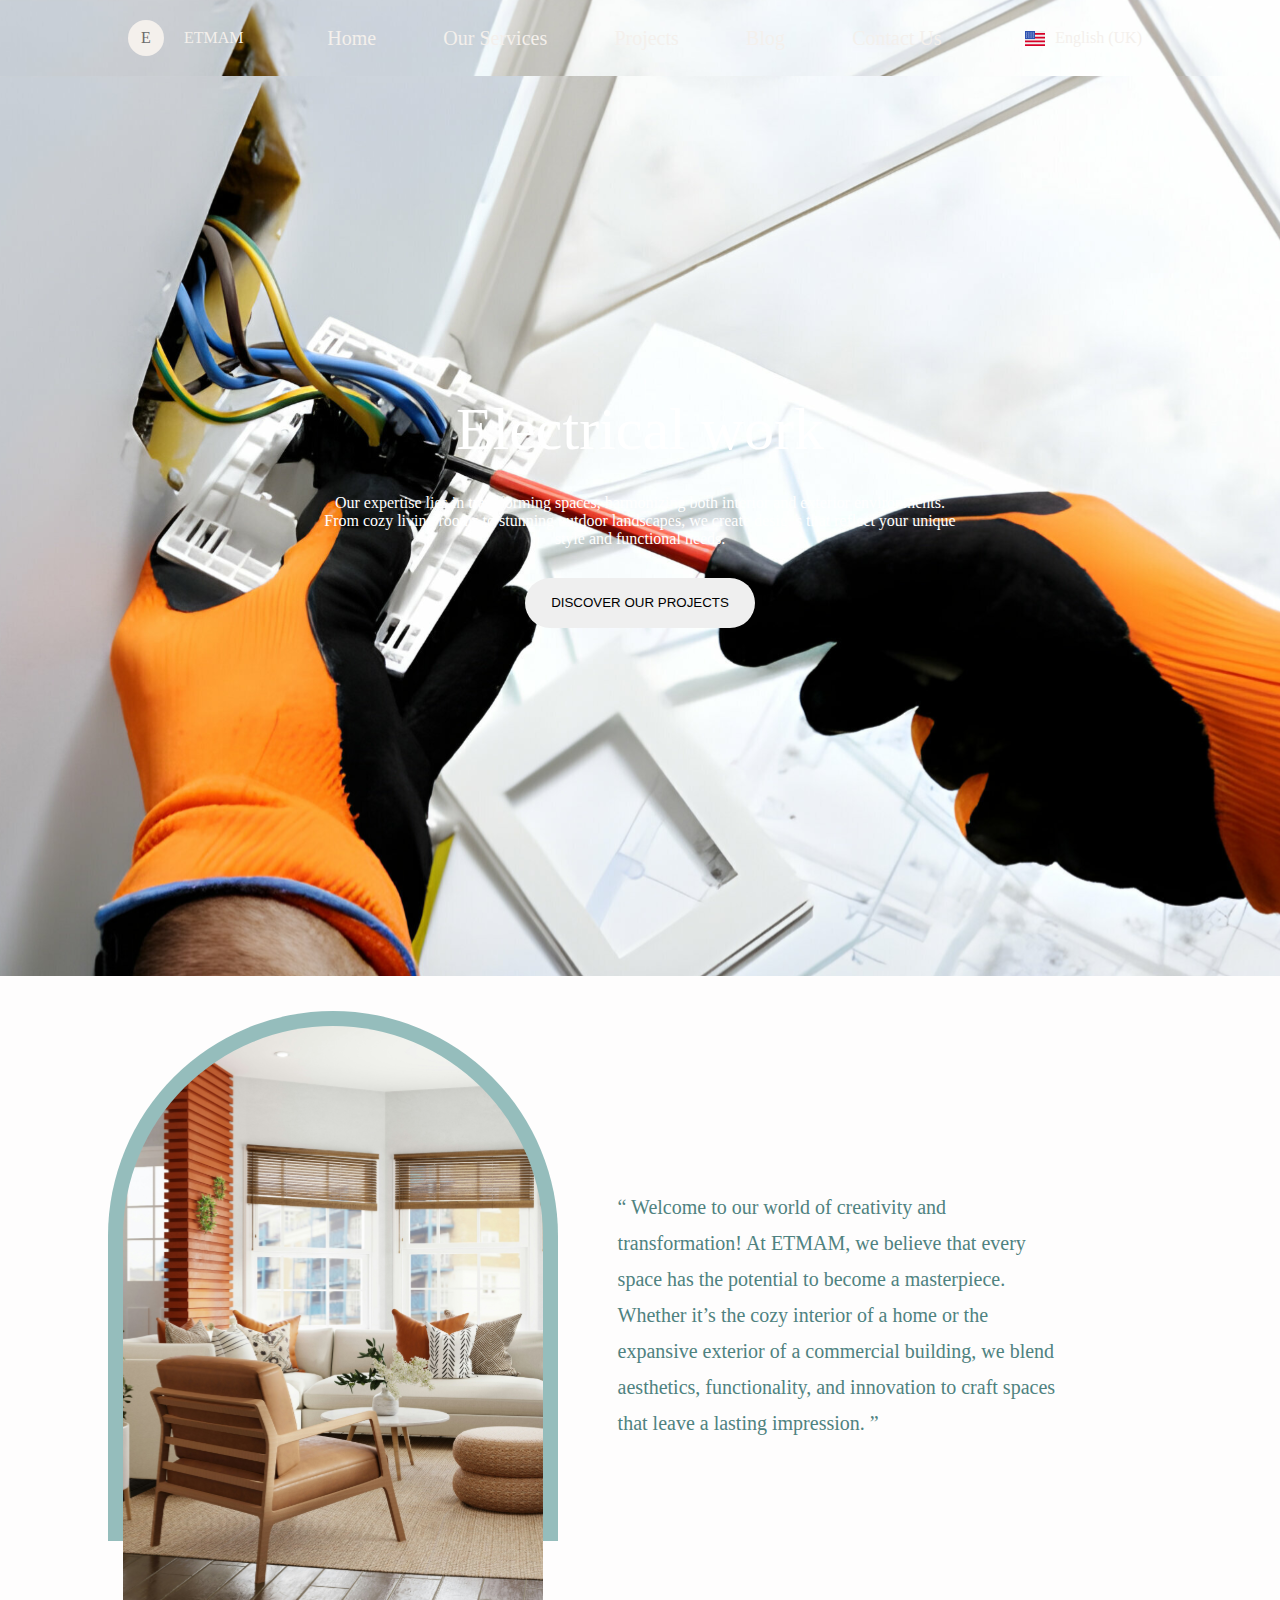
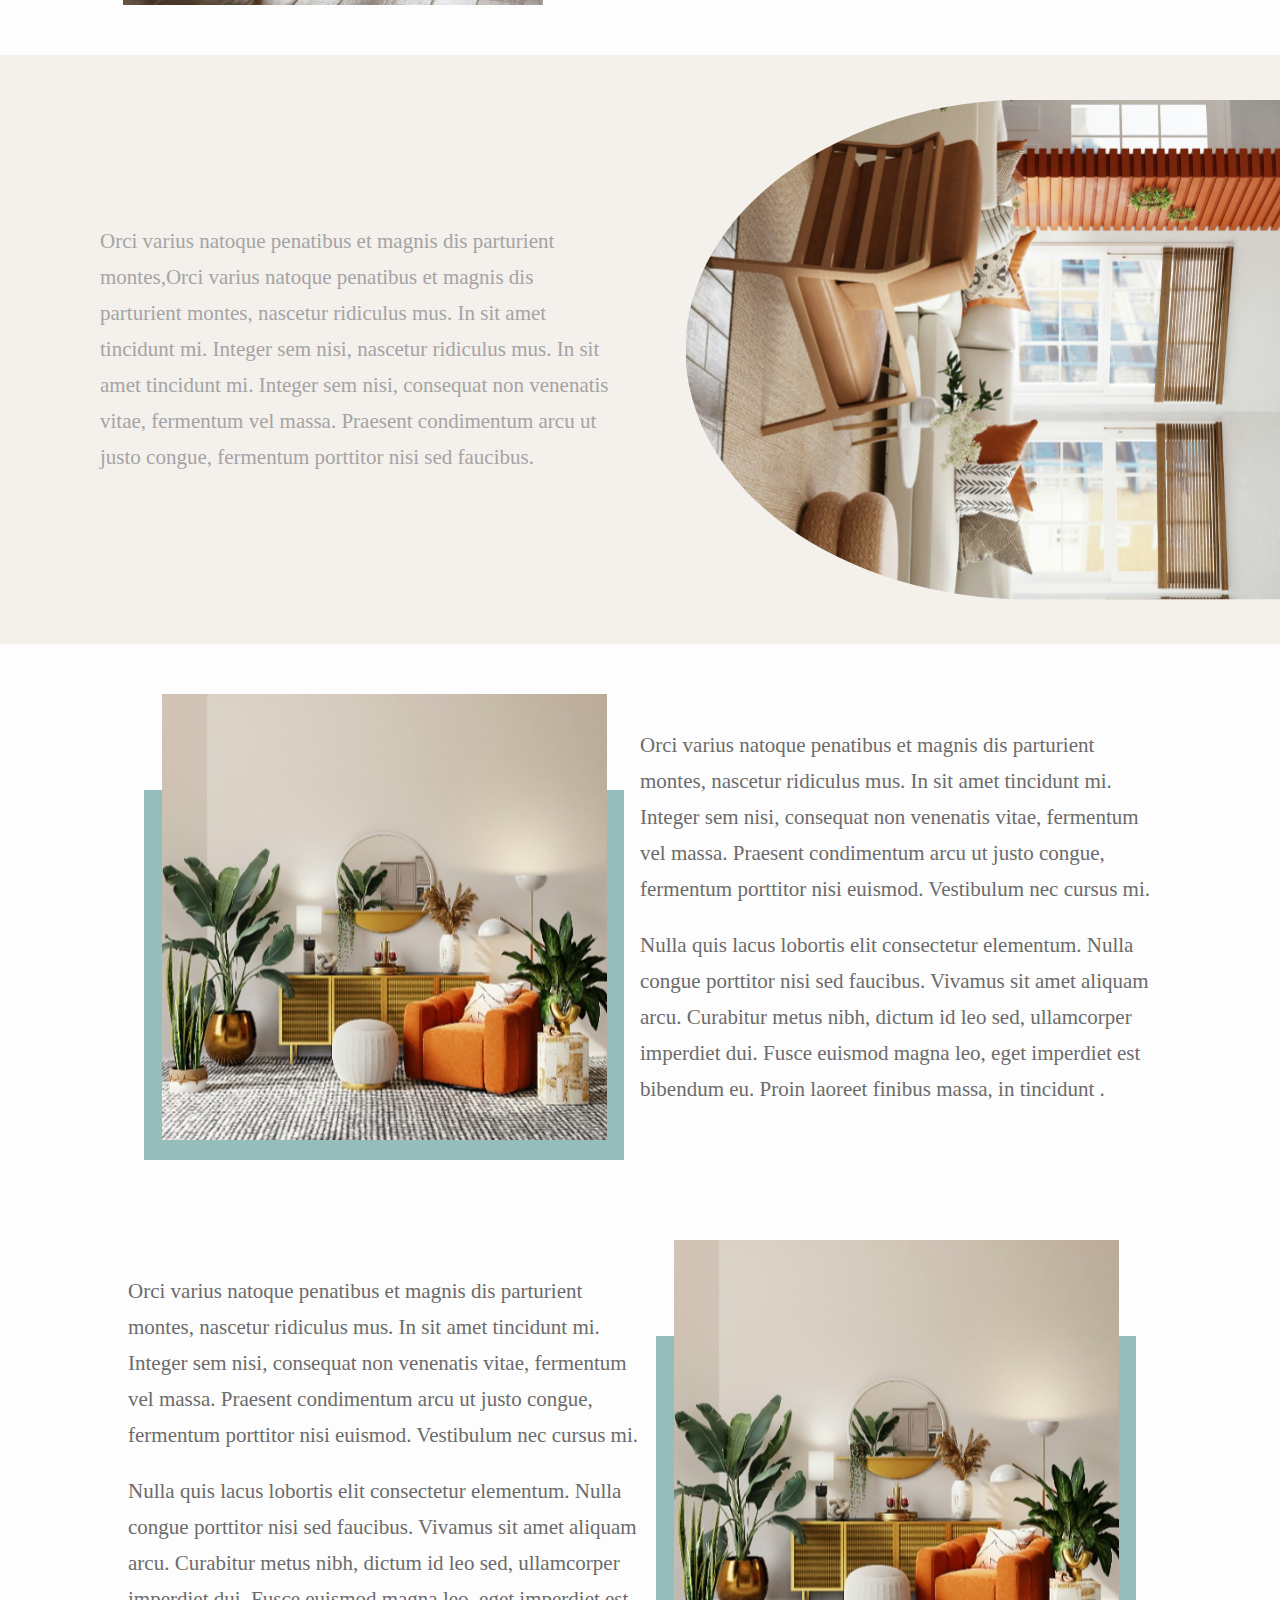
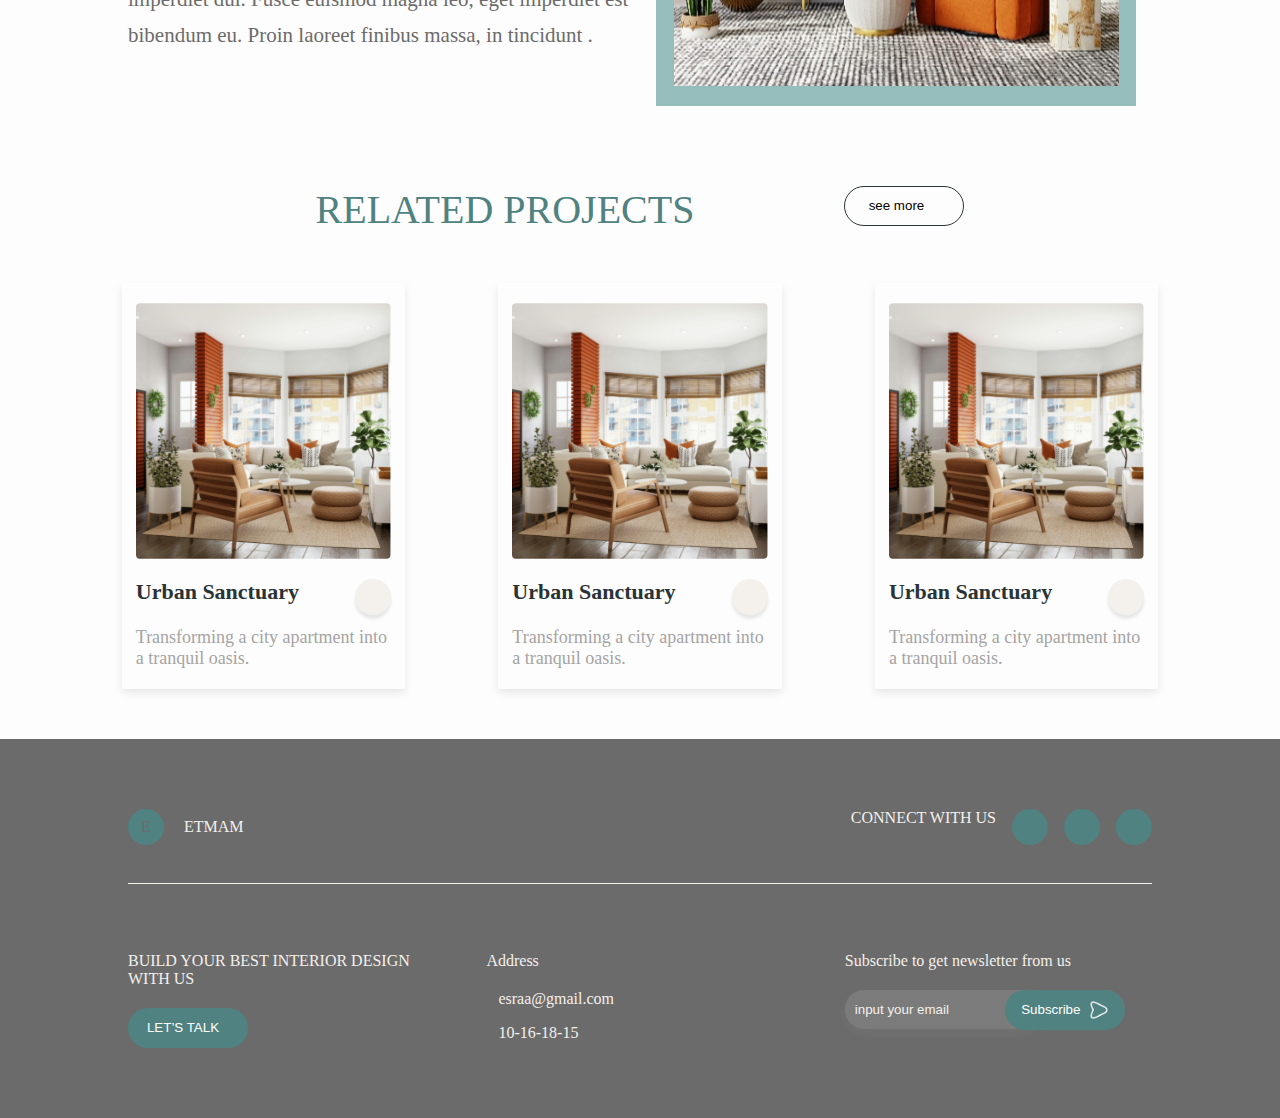
<file: service3.html>
<!DOCTYPE html>
<html lang="en">

<head>
    <meta charset="UTF-8">
    <meta name="viewport" content="width=device-width, initial-scale=1.0">
    <link rel="stylesheet" href="https://cdnjs.cloudflare.com/ajax/libs/font-awesome/6.5.1/css/all.min.css"
        integrity="sha512-DTOQO9RWCH3ppGqcWaEA1BIZOC6xxalwEsw9c2QQeAIftl+Vegovlnee1c9QX4TctnWMn13TZye+giMm8e2LwA=="
        crossorigin="anonymous" referrerpolicy="no-referrer" />
    <link rel="stylesheet" href="styles/service3.css">
    <title>Document</title>
</head>

<body>
    <header>
        <div class="navbar">

            <div class="logo">
                <div class="circle">E</div>
                <p>ETMAM</p>
            </div>


            <nav>
                <ul>
                    <li><a href="index.html">Home</a></li>
                    <li><a href="#"  onclick="appear_services()">Our Services</a></li>
                    <li><a href="">Projects</a></li>
                    <li><a href="blog.html">Blog</a></li>
                    <li><a href="contact.html">Contact Us</a></li>
                </ul>

            </nav>

            <div class="icon" onclick="appear_nav()"><i class="fa-solid fa-bars"></i></div>

            <div class="mini-nav">

                <ul>
                    <li><a href="index.html">Home</a></li>
                    <li onclick="appear_services()"><a href="#">Our Services</a></li>
                    <li><a href="">Projects</a></li>
                    <li><a href="blog.html">Blog</a></li>
                    <li><a href="contact.html">Contact Us</a></li>
                </ul>


            </div>
            <div class="nav-services">

                <div class="ul-container">
                    <ul>
                        <li><div class="service">
                            <img src="images/interior and exterior design.svg" alt="">
                            <a href="service1.html"> interior and exterior design</a>
                        </div></li>
                        <li><div class="service">
                            <img src="images/interior and exterior design.svg" alt="">
                            <a href="service2.html"> interior and exterior design</a>
                        </div></li>
                        <li><div class="service">
                            <img src="images/interior and exterior design.svg" alt="">
                            <a href="service3.html"> interior and exterior design</a>
                        </div></li>
                        <li><div class="service">
                            <img src="images/interior and exterior design.svg" alt="">
                            <a href="service4.html"> interior and exterior design</a>
                        </div></li>
                    </ul>
                    <ul>
                        <li><div class="service">
                            <img src="images/interior and exterior design.svg" alt="">
                            <a href="service5.html"> interior and exterior design</a>

                        </div></li>
                        <li><div class="service">
                            <img src="images/interior and exterior design.svg" alt="">
                            <a href="service6.html"> interior and exterior design</a>

                        </div></li>
                        <li><div class="service">
                            <img src="images/interior and exterior design.svg" alt="">
                            <a href="service7.html"> interior and exterior design</a>

                        </div></li>
                        <li><div class="service">
                            <img src="images/interior and exterior design.svg" alt="">
                            <a href="service8.html"> interior and exterior design</a>

                        </div></li>
                    </ul>
                </div>




            </div>

            <div class="select" onclick="appear()">
                <img src="images/flag.svg" alt=""> English (UK) <i class="fa-solid fa-chevron-down"></i>

            </div>

        </div>

        <div class="language">
            <ul>
                <li> <img src="images/flag.svg" alt=""> English (UK) </li>
                <li> <img src="images/flag.svg" alt=""> Arabic </li>

            </ul>

        </div>

    </header>

    <main>

        <section class="header">
            <div class="main-header">
                <h1>Electrical work</h1>
                <p>Our expertise lies in transforming spaces, harmonizing both interior and exterior environments. From cozy living rooms to stunning outdoor landscapes, we create designs that reflect your unique style and functional needs.</p>
                <button class="header-btn">DISCOVER OUR PROJECTS</button>
                <div class="overlay"></div> <!-- New overlay div -->
            </div>
        </section>
        
        <section class="our-services">
            <div class="services-img">

                <img src="images/unsplash_OlFHzNjg9kY.svg" alt="">

            </div>
         

                <div class="services-header">
                    
                  
             
                <blockquote>“ Welcome to our world of creativity and transformation! At ETMAM, we believe that every space has the potential to become a masterpiece. Whether it’s the cozy interior of a home or the expansive exterior of a commercial building, we blend aesthetics, functionality, and innovation to craft spaces that leave a lasting impression. ”</blockquote>
                </div>


     

        </section>
        <section class="Aboutus">






            <div class="Aboutus-content">




                <p>Orci varius natoque penatibus et magnis dis parturient montes,Orci varius natoque penatibus et magnis dis parturient montes,
                    nascetur ridiculus mus. In sit amet tincidunt mi. Integer sem nisi,
                     nascetur ridiculus mus. In sit amet tincidunt mi. Integer sem nisi, consequat non venenatis vitae, fermentum vel massa. Praesent condimentum arcu ut justo congue, fermentum porttitor nisi sed faucibus.</p>
                     
            </div>


            <img src="images/unsplash_OlFHzNjg9kY.svg" alt="">
        </section>

        <section class="our-Approatch2">
            <div class="Approatch-img" >

                <img src="images/unsplash_IH7wPsjwomc.svg" alt="">

            </div>
         

                <div class="Approatch-header" >
           

                    <p>Orci varius natoque penatibus et magnis dis parturient montes, nascetur ridiculus mus. In sit amet tincidunt mi. Integer sem nisi, consequat non venenatis vitae,
                         fermentum vel massa. 
                        Praesent condimentum arcu ut justo congue, fermentum porttitor nisi euismod. Vestibulum nec cursus mi. </p>
                        
                  <p>Nulla quis lacus lobortis elit consectetur elementum. Nulla congue porttitor nisi sed faucibus. Vivamus sit amet aliquam arcu. Curabitur metus nibh, 
                    
                    dictum id leo sed, ullamcorper imperdiet dui. Fusce euismod magna leo, 
                    eget imperdiet est bibendum eu. Proin laoreet finibus massa, in tincidunt .</p>
             
              
                </div>


     

        </section>

        <section class="our-Approatch">
         
         

            <div class="Approatch-header">
           

                <p>Orci varius natoque penatibus et magnis dis parturient montes, nascetur ridiculus mus. In sit amet tincidunt mi. Integer sem nisi, consequat non venenatis vitae,
                     fermentum vel massa. 
                    Praesent condimentum arcu ut justo congue, fermentum porttitor nisi euismod. Vestibulum nec cursus mi. </p>
                    
              <p>Nulla quis lacus lobortis elit consectetur elementum. Nulla congue porttitor nisi sed faucibus. Vivamus sit amet aliquam arcu. Curabitur metus nibh, 
                
                dictum id leo sed, ullamcorper imperdiet dui. Fusce euismod magna leo, 
                eget imperdiet est bibendum eu. Proin laoreet finibus massa, in tincidunt .</p>
         
          
            </div>
                <div class="Approatch-img">

                    <img src="images/unsplash_IH7wPsjwomc.svg" alt="">
    
                </div>

     

        </section>
       

 



        <section class="discover-projects">
            <div class="discover-header">
                <h2>RELATED PROJECTS</h2>
                <button> see more <i class="fa-solid fa-chevron-right"></i> </button>
            </div>



            <div class="discover-projects-container">


                <div class="discover-card">
                    <img src="images/Mask group1.svg" alt="">

                    <div class="inner-text">
                        <div class="discover-icon">
                            <h4>Urban Sanctuary</h4>
                            <div class="circle"><i class="fa-solid fa-chevron-right"></i></div>
                        </div>
                        <p>Transforming a city apartment into a tranquil oasis.</p>
                    </div>

                </div>
                <div class="discover-card">
                    <img src="images/Mask group1.svg" alt="">

                    <div class="inner-text">
                        <div class="discover-icon">
                            <h4>Urban Sanctuary</h4>
                            <div class="circle"><i class="fa-solid fa-chevron-right"></i></div>
                        </div>
                        <p>Transforming a city apartment into a tranquil oasis.</p>
                    </div>

                </div>
                <div class="discover-card">
                    <img src="images/Mask group1.svg" alt="">

                    <div class="inner-text">
                        <div class="discover-icon">
                            <h4>Urban Sanctuary</h4>
                            <div class="circle"><i class="fa-solid fa-chevron-right"></i></div>
                        </div>
                        <p>Transforming a city apartment into a tranquil oasis.</p>
                    </div>

                </div>





            </div>

        </section>


        
    </main>

    <footer>


        <div class="footer-header">
            <div class="logo">
                <div class="circle">E</div>
                <p>ETMAM</p>
            </div>

            <div class="social-icons">
                <p>CONNECT WITH US</p>
                <div class="icons-container">
                    <div class="circle"><i class="fa-brands fa-instagram"></i></div>
                    <div class="circle"><i class="fa-solid fa-phone"></i></div>
                    <div class="circle"><i class="fa-brands fa-whatsapp"></i></div>
                </div>



            </div>
        </div>
        <div class="hr2"></div>


        <div class="footer">

            <div class="col">
                <p>BUILD YOUR BEST INTERIOR DESIGN WITH US</p>

                <button>LET’S TALK <i class="fa-solid fa-chevron-right"></i></button>
            </div>
            <div class="col">
                <p>Address</p>

                <ul>
                    <li><i class="fa-regular fa-envelope"></i>esraa@gmail.com</li>
                    <li><i class="fa-solid fa-phone"></i>10-16-18-15 </li>
                </ul>
            </div>
            <div class="col">
                <p>Subscribe to get newsletter from us</p>
                <form action="">
                    <div class="input"><input type="text" placeholder="input your email">
                        <button>Subscribe <img src="images/Vector.png" alt=""></button>
                    </div>

                </form>
            </div>

        </div>








    </footer>

    <script>
        function appear() {
            document.querySelector(".language").classList.toggle("display");
        }
        function appear_nav() {
            document.querySelector(".mini-nav").classList.toggle("display");
        }
        function appear_services() {
            
            document.querySelector(".nav-services").classList.toggle("display");
        }
    </script>
</body>

</html>
</file>
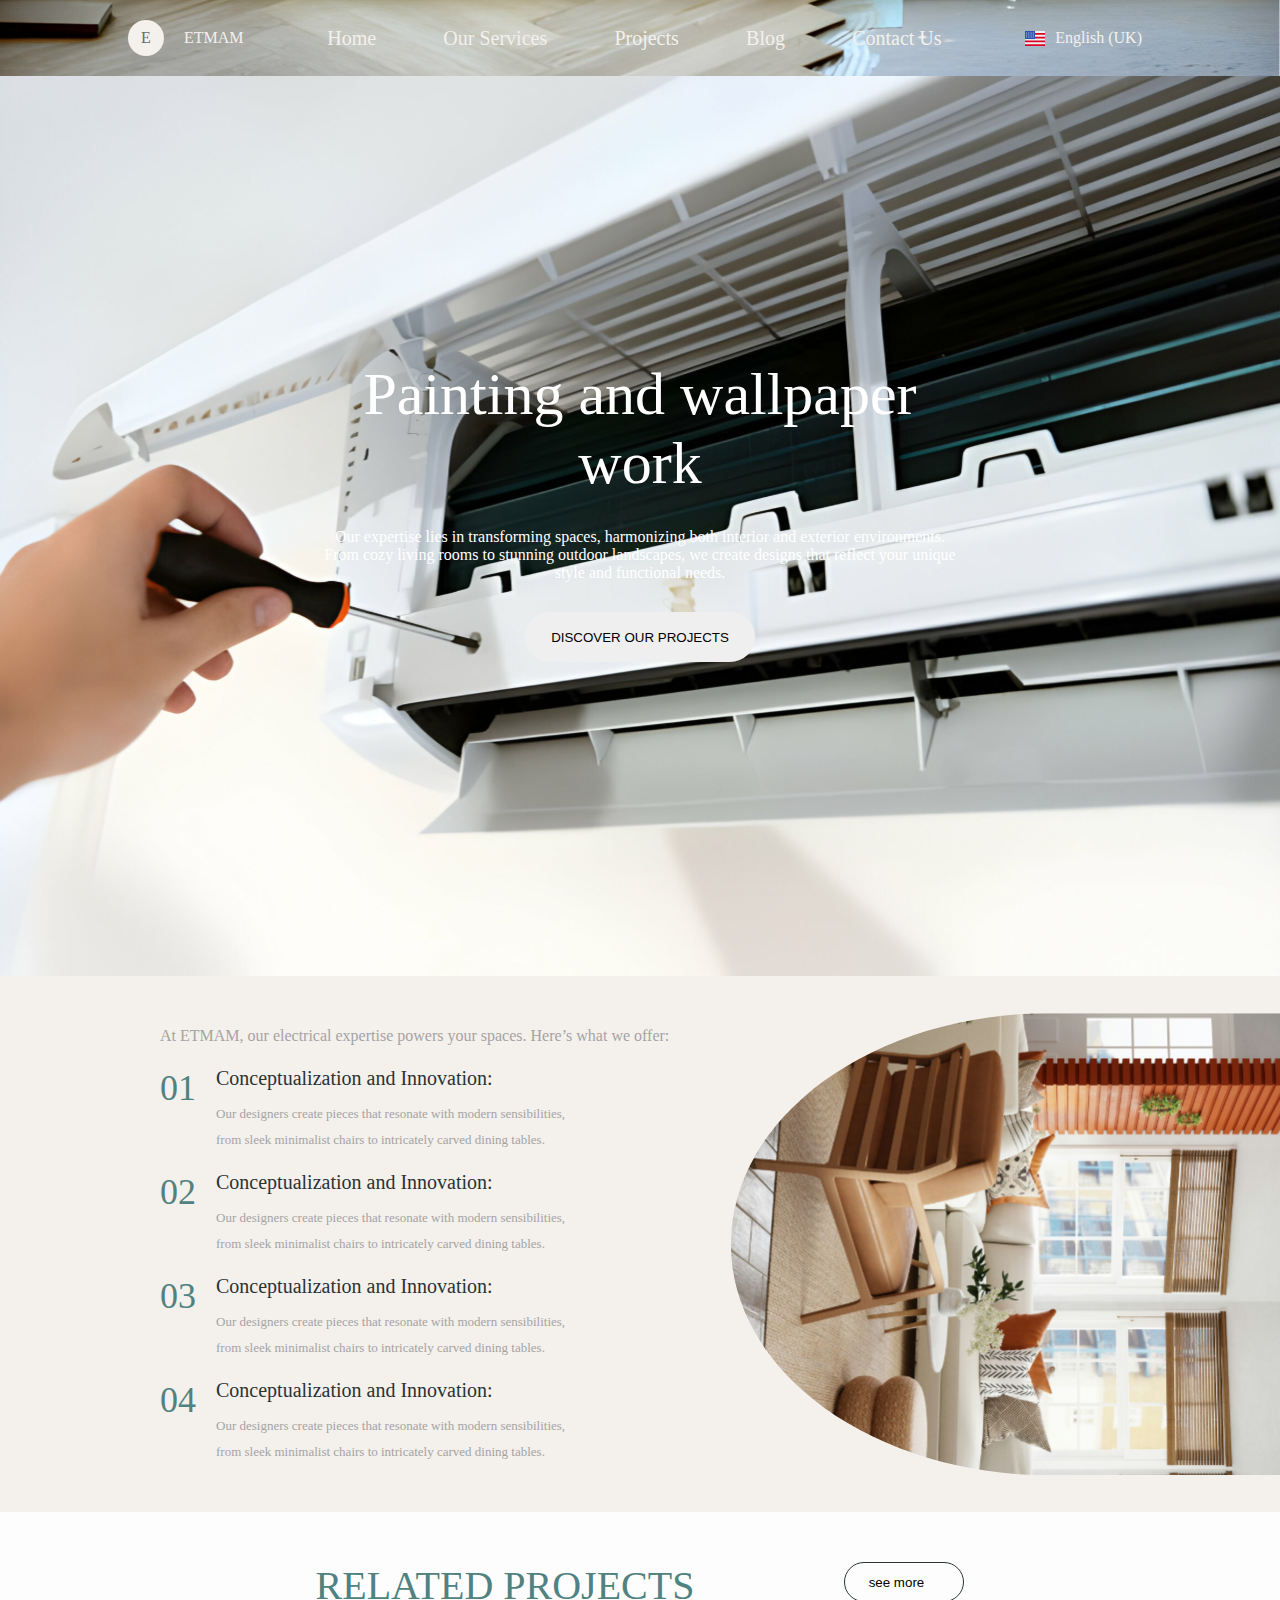
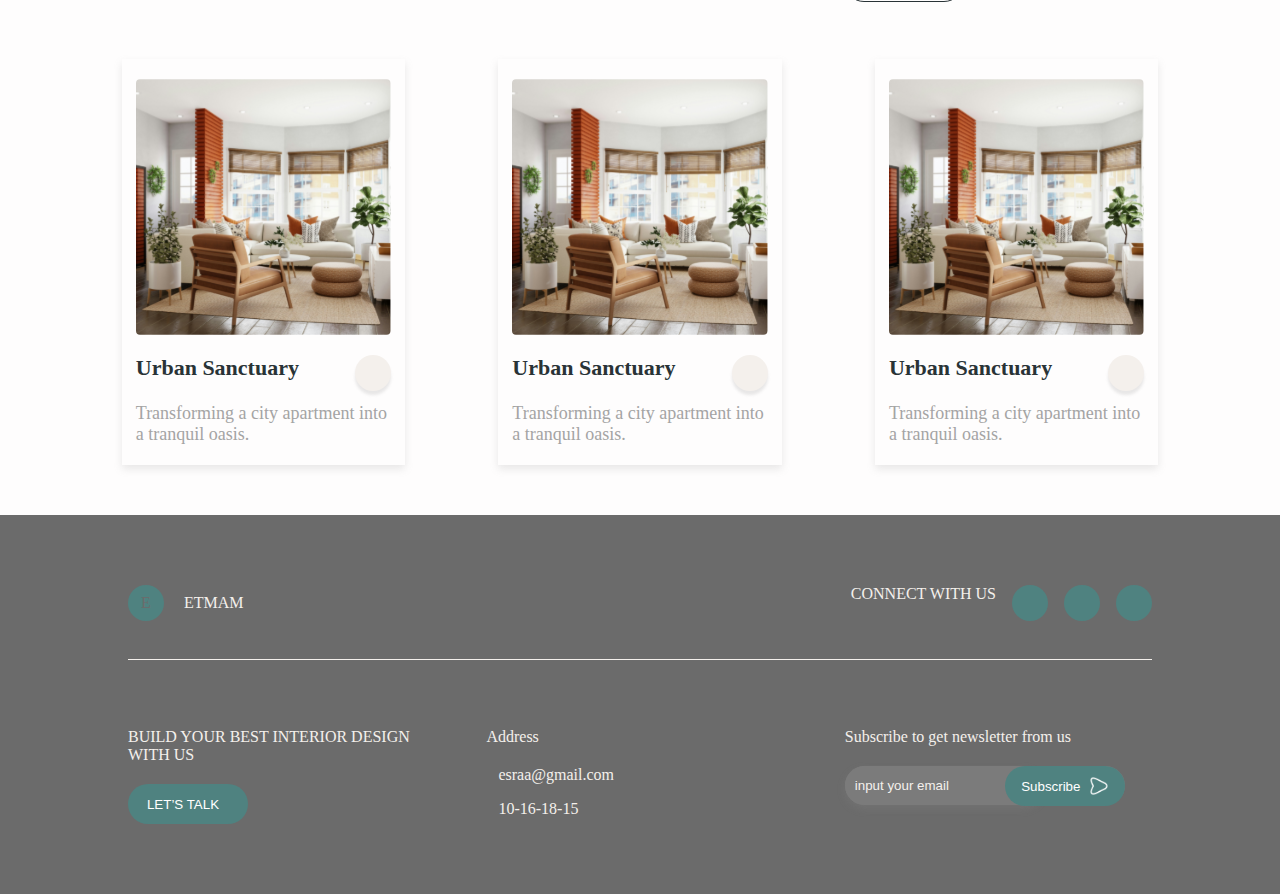
<file: service4.html>
<!DOCTYPE html>
<html lang="en">

<head>
    <meta charset="UTF-8">
    <meta name="viewport" content="width=device-width, initial-scale=1.0">
    <link rel="stylesheet" href="https://cdnjs.cloudflare.com/ajax/libs/font-awesome/6.5.1/css/all.min.css"
        integrity="sha512-DTOQO9RWCH3ppGqcWaEA1BIZOC6xxalwEsw9c2QQeAIftl+Vegovlnee1c9QX4TctnWMn13TZye+giMm8e2LwA=="
        crossorigin="anonymous" referrerpolicy="no-referrer" />
    <link rel="stylesheet" href="styles/services4.css">
    <title>Document</title>
</head>

<body>
    <header>
        <div class="navbar">

            <div class="logo">
                <div class="circle">E</div>
                <p>ETMAM</p>
            </div>


            <nav>
                <ul>
                    <li><a href="index.html">Home</a></li>
                    <li><a href="#"  onclick="appear_services()">Our Services</a></li>
                    <li><a href="">Projects</a></li>
                    <li><a href="blog.html">Blog</a></li>
                    <li><a href="contact.html">Contact Us</a></li>
                </ul>

            </nav>

            <div class="icon" onclick="appear_nav()"><i class="fa-solid fa-bars"></i></div>

            <div class="mini-nav">

                <ul>
                    <li><a href="index.html">Home</a></li>
                    <li onclick="appear_services()"><a href="#">Our Services</a></li>
                    <li><a href="">Projects</a></li>
                    <li><a href="blog.html">Blog</a></li>
                    <li><a href="contact.html">Contact Us</a></li>
                </ul>


            </div>
            <div class="nav-services">

                <div class="ul-container">
                    <ul>
                        <li><div class="service">
                            <img src="images/interior and exterior design.svg" alt="">
                            <a href="service1.html"> interior and exterior design</a>
                        </div></li>
                        <li><div class="service">
                            <img src="images/interior and exterior design.svg" alt="">
                            <a href="service2.html"> interior and exterior design</a>
                        </div></li>
                        <li><div class="service">
                            <img src="images/interior and exterior design.svg" alt="">
                            <a href="service3.html"> interior and exterior design</a>
                        </div></li>
                        <li><div class="service">
                            <img src="images/interior and exterior design.svg" alt="">
                            <a href="service4.html"> interior and exterior design</a>
                        </div></li>
                    </ul>
                    <ul>
                        <li><div class="service">
                            <img src="images/interior and exterior design.svg" alt="">
                            <a href="service5.html"> interior and exterior design</a>

                        </div></li>
                        <li><div class="service">
                            <img src="images/interior and exterior design.svg" alt="">
                            <a href="service6.html"> interior and exterior design</a>

                        </div></li>
                        <li><div class="service">
                            <img src="images/interior and exterior design.svg" alt="">
                            <a href="service7.html"> interior and exterior design</a>

                        </div></li>
                        <li><div class="service">
                            <img src="images/interior and exterior design.svg" alt="">
                            <a href="service8.html"> interior and exterior design</a>

                        </div></li>
                    </ul>
                </div>




            </div>

            <div class="select" onclick="appear()">
                <img src="images/flag.svg" alt=""> English (UK) <i class="fa-solid fa-chevron-down"></i>

            </div>

        </div>

        <div class="language">
            <ul>
                <li> <img src="images/flag.svg" alt=""> English (UK) </li>
                <li> <img src="images/flag.svg" alt=""> Arabic </li>

            </ul>

        </div>

    </header>

    <main>

        <section class="header">
            <div class="main-header">
                <h1>Painting and wallpaper work</h1>
                <p>Our expertise lies in transforming spaces, harmonizing both interior and exterior environments. From cozy living rooms to stunning outdoor landscapes, we create designs that reflect your unique style and functional needs.</p>
                <button class="header-btn">DISCOVER OUR PROJECTS</button>
                <div class="overlay"></div> <!-- New overlay div -->
            </div>
        </section>
        
     
<!--about ussssssssssssssssssssssssssssssssssssssssssssssssssssssssssssssssssssssssssssssssss-->
      
        <section class="Aboutus">






            <div class="Aboutus-content">




                <div class="ul">
                    <p>At ETMAM, our electrical expertise powers your spaces. Here’s what we offer:</p>
                    <div class="li">
                        <span>01</span>

                        <div class="inner-li">
                            <h4>Conceptualization and Innovation:</h4>
                            <p>Our designers create pieces that resonate with modern sensibilities, from sleek
                                minimalist chairs to intricately carved dining tables.</p>
                        </div>
                    </div>
                    <div class="li">
                        <span>02</span>

                        <div class="inner-li">
                            <h4>Conceptualization and Innovation:</h4>
                            <p>Our designers create pieces that resonate with modern sensibilities, from sleek
                                minimalist chairs to intricately carved dining tables.</p>
                        </div>
                    </div>

                    <div class="li">
                        <span>03</span>

                        <div class="inner-li">
                            <h4>Conceptualization and Innovation:</h4>
                            <p>Our designers create pieces that resonate with modern sensibilities, from sleek
                                minimalist chairs to intricately carved dining tables.</p>
                        </div>
                    </div>

                    <div class="li">
                        <span>04</span>

                        <div class="inner-li">
                            <h4>Conceptualization and Innovation:</h4>
                            <p>Our designers create pieces that resonate with modern sensibilities, from sleek
                                minimalist chairs to intricately carved dining tables.</p>
                        </div>
                    </div>


                </div>
            </div>


            <img src="images/unsplash_OlFHzNjg9kY.svg" alt="">
        </section>

     

 



        <section class="discover-projects">
            <div class="discover-header">
                <h2>RELATED PROJECTS</h2>
                <button> see more <i class="fa-solid fa-chevron-right"></i> </button>
            </div>



            <div class="discover-projects-container">


                <div class="discover-card">
                    <img src="images/Mask group1.svg" alt="">

                    <div class="inner-text">
                        <div class="discover-icon">
                            <h4>Urban Sanctuary</h4>
                            <div class="circle"><i class="fa-solid fa-chevron-right"></i></div>
                        </div>
                        <p>Transforming a city apartment into a tranquil oasis.</p>
                    </div>

                </div>
                <div class="discover-card">
                    <img src="images/Mask group1.svg" alt="">

                    <div class="inner-text">
                        <div class="discover-icon">
                            <h4>Urban Sanctuary</h4>
                            <div class="circle"><i class="fa-solid fa-chevron-right"></i></div>
                        </div>
                        <p>Transforming a city apartment into a tranquil oasis.</p>
                    </div>

                </div>
                <div class="discover-card">
                    <img src="images/Mask group1.svg" alt="">

                    <div class="inner-text">
                        <div class="discover-icon">
                            <h4>Urban Sanctuary</h4>
                            <div class="circle"><i class="fa-solid fa-chevron-right"></i></div>
                        </div>
                        <p>Transforming a city apartment into a tranquil oasis.</p>
                    </div>

                </div>





            </div>

        </section>


        
    </main>

    <footer>


        <div class="footer-header">
            <div class="logo">
                <div class="circle">E</div>
                <p>ETMAM</p>
            </div>

            <div class="social-icons">
                <p>CONNECT WITH US</p>
                <div class="icons-container">
                    <div class="circle"><i class="fa-brands fa-instagram"></i></div>
                    <div class="circle"><i class="fa-solid fa-phone"></i></div>
                    <div class="circle"><i class="fa-brands fa-whatsapp"></i></div>
                </div>



            </div>
        </div>
        <div class="hr2"></div>


        <div class="footer">

            <div class="col">
                <p>BUILD YOUR BEST INTERIOR DESIGN WITH US</p>

                <button>LET’S TALK <i class="fa-solid fa-chevron-right"></i></button>
            </div>
            <div class="col">
                <p>Address</p>

                <ul>
                    <li><i class="fa-regular fa-envelope"></i>esraa@gmail.com</li>
                    <li><i class="fa-solid fa-phone"></i>10-16-18-15 </li>
                </ul>
            </div>
            <div class="col">
                <p>Subscribe to get newsletter from us</p>
                <form action="">
                    <div class="input"><input type="text" placeholder="input your email">
                        <button>Subscribe <img src="images/Vector.png" alt=""></button>
                    </div>

                </form>
            </div>

        </div>








    </footer>

    <script>
        function appear() {
            document.querySelector(".language").classList.toggle("display");
        }
        function appear_nav() {
            document.querySelector(".mini-nav").classList.toggle("display");
        }
        function appear_services() {
            
            document.querySelector(".nav-services").classList.toggle("display");
        }
    </script>
</body>

</html>
</file>
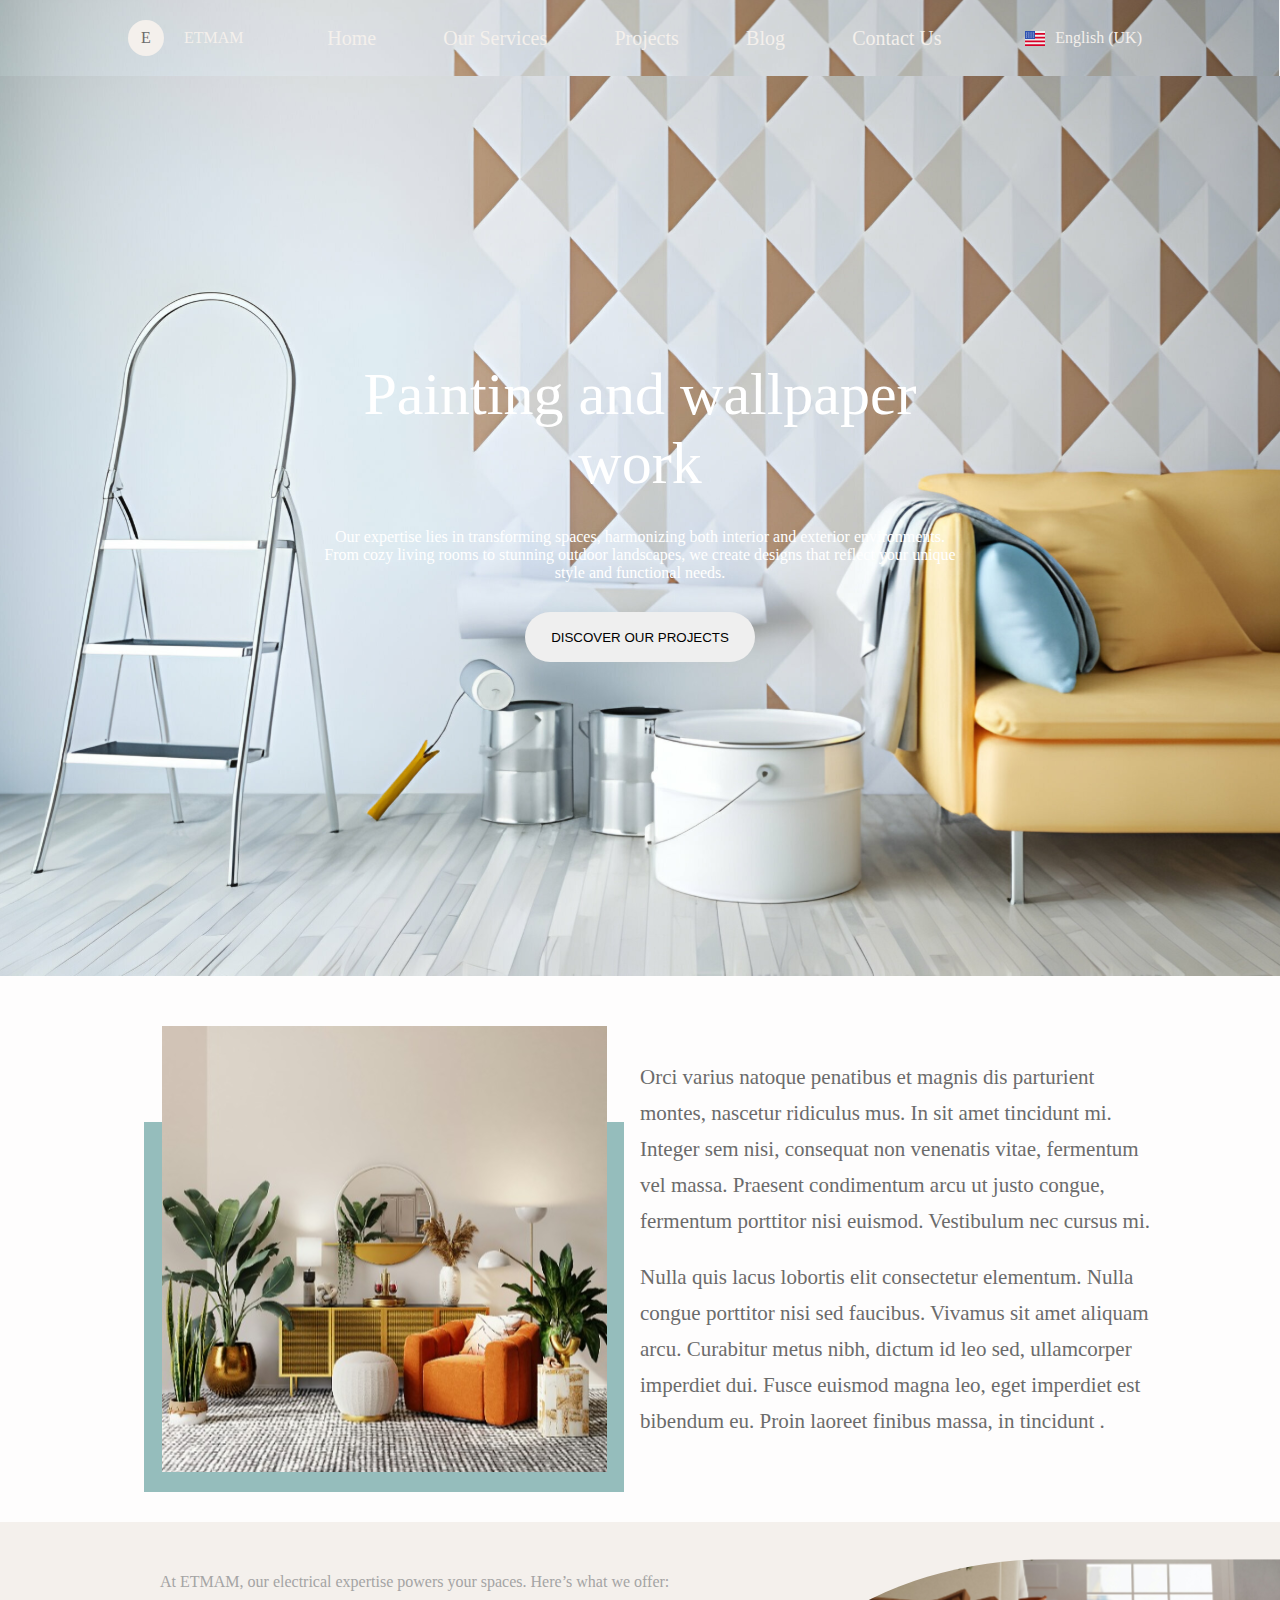
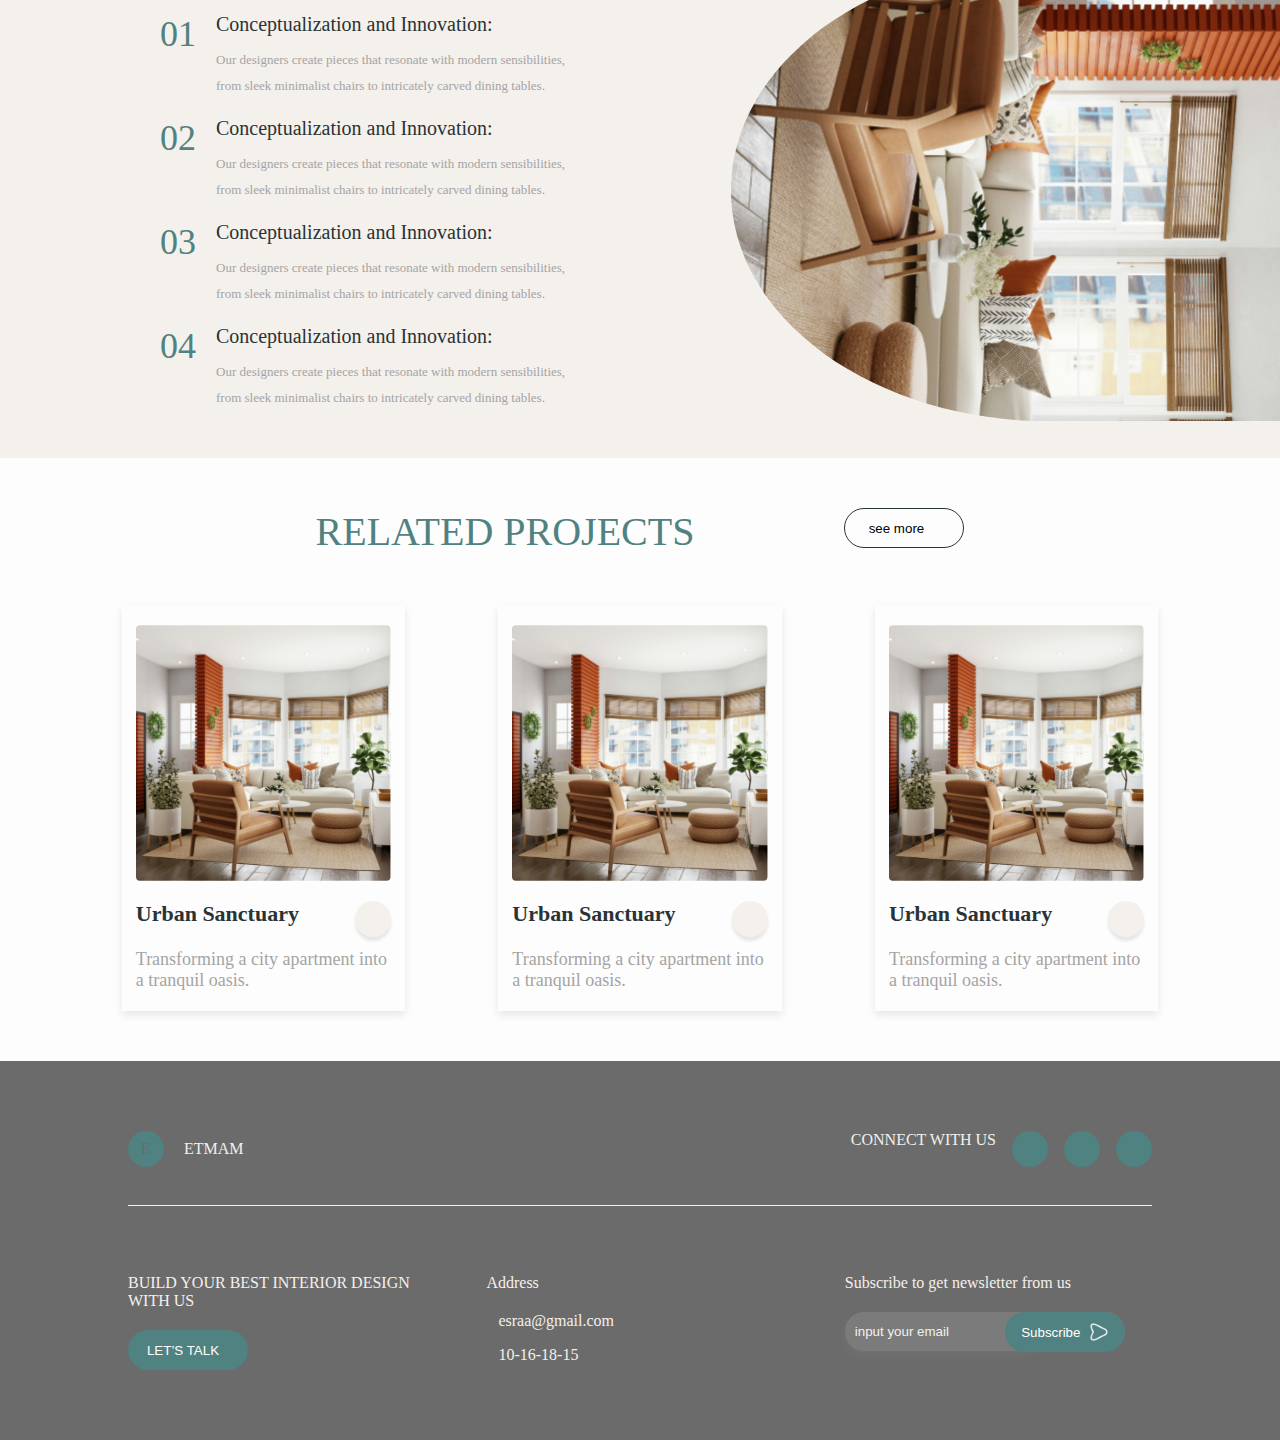
<file: service5.html>
<!DOCTYPE html>
<html lang="en">

<head>
    <meta charset="UTF-8">
    <meta name="viewport" content="width=device-width, initial-scale=1.0">
    <link rel="stylesheet" href="https://cdnjs.cloudflare.com/ajax/libs/font-awesome/6.5.1/css/all.min.css"
        integrity="sha512-DTOQO9RWCH3ppGqcWaEA1BIZOC6xxalwEsw9c2QQeAIftl+Vegovlnee1c9QX4TctnWMn13TZye+giMm8e2LwA=="
        crossorigin="anonymous" referrerpolicy="no-referrer" />
    <link rel="stylesheet" href="styles/service5.css">
    <title>Document</title>
</head>

<body>
    <header>
        <div class="navbar">

            <div class="logo">
                <div class="circle">E</div>
                <p>ETMAM</p>
            </div>


            <nav>
                <ul>
                    <li><a href="index.html">Home</a></li>
                    <li><a href="#"  onclick="appear_services()">Our Services</a></li>
                    <li><a href="">Projects</a></li>
                    <li><a href="blog.html">Blog</a></li>
                    <li><a href="contact.html">Contact Us</a></li>
                </ul>

            </nav>

            <div class="icon" onclick="appear_nav()"><i class="fa-solid fa-bars"></i></div>

            <div class="mini-nav">

                <ul>
                    <li><a href="index.html">Home</a></li>
                    <li onclick="appear_services()"><a href="#">Our Services</a></li>
                    <li><a href="">Projects</a></li>
                    <li><a href="blog.html">Blog</a></li>
                    <li><a href="contact.html">Contact Us</a></li>
                </ul>


            </div>
            <div class="nav-services">

                <div class="ul-container">
                    <ul>
                        <li><div class="service">
                            <img src="images/interior and exterior design.svg" alt="">
                            <a href="service1.html"> interior and exterior design</a>
                        </div></li>
                        <li><div class="service">
                            <img src="images/interior and exterior design.svg" alt="">
                            <a href="service2.html"> interior and exterior design</a>
                        </div></li>
                        <li><div class="service">
                            <img src="images/interior and exterior design.svg" alt="">
                            <a href="service3.html"> interior and exterior design</a>
                        </div></li>
                        <li><div class="service">
                            <img src="images/interior and exterior design.svg" alt="">
                            <a href="service4.html"> interior and exterior design</a>
                        </div></li>
                    </ul>
                    <ul>
                        <li><div class="service">
                            <img src="images/interior and exterior design.svg" alt="">
                            <a href="service5.html"> interior and exterior design</a>

                        </div></li>
                        <li><div class="service">
                            <img src="images/interior and exterior design.svg" alt="">
                            <a href="service6.html"> interior and exterior design</a>

                        </div></li>
                        <li><div class="service">
                            <img src="images/interior and exterior design.svg" alt="">
                            <a href="service7.html"> interior and exterior design</a>

                        </div></li>
                        <li><div class="service">
                            <img src="images/interior and exterior design.svg" alt="">
                            <a href="service8.html"> interior and exterior design</a>

                        </div></li>
                    </ul>
                </div>




            </div>

            <div class="select" onclick="appear()">
                <img src="images/flag.svg" alt=""> English (UK) <i class="fa-solid fa-chevron-down"></i>

            </div>

        </div>

        <div class="language">
            <ul>
                <li> <img src="images/flag.svg" alt=""> English (UK) </li>
                <li> <img src="images/flag.svg" alt=""> Arabic </li>

            </ul>

        </div>

    </header>

    <main>

        <section class="header">
            <div class="main-header">
                <h1>Painting and wallpaper work</h1>
                <p>Our expertise lies in transforming spaces, harmonizing both interior and exterior environments. From cozy living rooms to stunning outdoor landscapes, we create designs that reflect your unique style and functional needs.</p>
                <button class="header-btn">DISCOVER OUR PROJECTS</button>
                <div class="overlay"></div> <!-- New overlay div -->
            </div>
        </section>
        
        <!--our approachhhhhhhhhhhhhhhhhhhhhhhhhhhhhhhhhhhhhhhhhhhhhhhhhhhhhhhhhhhhhhhhhhhhhhhhhhhhhhhhhhhhh-->
        <section class="our-Approatch">
            <div class="Approatch-img" >

                <img src="images/unsplash_IH7wPsjwomc.svg" alt="">

            </div>
         

                <div class="Approatch-header" >
           

                    <p>Orci varius natoque penatibus et magnis dis parturient montes, nascetur ridiculus mus. In sit amet tincidunt mi. Integer sem nisi, consequat non venenatis vitae,
                         fermentum vel massa. 
                        Praesent condimentum arcu ut justo congue, fermentum porttitor nisi euismod. Vestibulum nec cursus mi. </p>
                        
                  <p>Nulla quis lacus lobortis elit consectetur elementum. Nulla congue porttitor nisi sed faucibus. Vivamus sit amet aliquam arcu. Curabitur metus nibh, 
                    
                    dictum id leo sed, ullamcorper imperdiet dui. Fusce euismod magna leo, 
                    eget imperdiet est bibendum eu. Proin laoreet finibus massa, in tincidunt .</p>
             
              
                </div>


     

        </section>
<!--about ussssssssssssssssssssssssssssssssssssssssssssssssssssssssssssssssssssssssssssssssss-->
      
        <section class="Aboutus">






            <div class="Aboutus-content">




                <div class="ul">
                    <p>At ETMAM, our electrical expertise powers your spaces. Here’s what we offer:</p>
                    <div class="li">
                        <span>01</span>

                        <div class="inner-li">
                            <h4>Conceptualization and Innovation:</h4>
                            <p>Our designers create pieces that resonate with modern sensibilities, from sleek
                                minimalist chairs to intricately carved dining tables.</p>
                        </div>
                    </div>
                    <div class="li">
                        <span>02</span>

                        <div class="inner-li">
                            <h4>Conceptualization and Innovation:</h4>
                            <p>Our designers create pieces that resonate with modern sensibilities, from sleek
                                minimalist chairs to intricately carved dining tables.</p>
                        </div>
                    </div>

                    <div class="li">
                        <span>03</span>

                        <div class="inner-li">
                            <h4>Conceptualization and Innovation:</h4>
                            <p>Our designers create pieces that resonate with modern sensibilities, from sleek
                                minimalist chairs to intricately carved dining tables.</p>
                        </div>
                    </div>

                    <div class="li">
                        <span>04</span>

                        <div class="inner-li">
                            <h4>Conceptualization and Innovation:</h4>
                            <p>Our designers create pieces that resonate with modern sensibilities, from sleek
                                minimalist chairs to intricately carved dining tables.</p>
                        </div>
                    </div>


                </div>
            </div>


            <img src="images/unsplash_OlFHzNjg9kY.svg" alt="">
        </section>

     

 



        <section class="discover-projects">
            <div class="discover-header">
                <h2>RELATED PROJECTS</h2>
                <button> see more <i class="fa-solid fa-chevron-right"></i> </button>
            </div>



            <div class="discover-projects-container">


                <div class="discover-card">
                    <img src="images/Mask group1.svg" alt="">

                    <div class="inner-text">
                        <div class="discover-icon">
                            <h4>Urban Sanctuary</h4>
                            <div class="circle"><i class="fa-solid fa-chevron-right"></i></div>
                        </div>
                        <p>Transforming a city apartment into a tranquil oasis.</p>
                    </div>

                </div>
                <div class="discover-card">
                    <img src="images/Mask group1.svg" alt="">

                    <div class="inner-text">
                        <div class="discover-icon">
                            <h4>Urban Sanctuary</h4>
                            <div class="circle"><i class="fa-solid fa-chevron-right"></i></div>
                        </div>
                        <p>Transforming a city apartment into a tranquil oasis.</p>
                    </div>

                </div>
                <div class="discover-card">
                    <img src="images/Mask group1.svg" alt="">

                    <div class="inner-text">
                        <div class="discover-icon">
                            <h4>Urban Sanctuary</h4>
                            <div class="circle"><i class="fa-solid fa-chevron-right"></i></div>
                        </div>
                        <p>Transforming a city apartment into a tranquil oasis.</p>
                    </div>

                </div>





            </div>

        </section>


        
    </main>

    <footer>


        <div class="footer-header">
            <div class="logo">
                <div class="circle">E</div>
                <p>ETMAM</p>
            </div>

            <div class="social-icons">
                <p>CONNECT WITH US</p>
                <div class="icons-container">
                    <div class="circle"><i class="fa-brands fa-instagram"></i></div>
                    <div class="circle"><i class="fa-solid fa-phone"></i></div>
                    <div class="circle"><i class="fa-brands fa-whatsapp"></i></div>
                </div>



            </div>
        </div>
        <div class="hr2"></div>


        <div class="footer">

            <div class="col">
                <p>BUILD YOUR BEST INTERIOR DESIGN WITH US</p>

                <button>LET’S TALK <i class="fa-solid fa-chevron-right"></i></button>
            </div>
            <div class="col">
                <p>Address</p>

                <ul>
                    <li><i class="fa-regular fa-envelope"></i>esraa@gmail.com</li>
                    <li><i class="fa-solid fa-phone"></i>10-16-18-15 </li>
                </ul>
            </div>
            <div class="col">
                <p>Subscribe to get newsletter from us</p>
                <form action="">
                    <div class="input"><input type="text" placeholder="input your email">
                        <button>Subscribe <img src="images/Vector.png" alt=""></button>
                    </div>

                </form>
            </div>

        </div>








    </footer>

    <script>
        function appear() {
            document.querySelector(".language").classList.toggle("display");
        }
        function appear_nav() {
            document.querySelector(".mini-nav").classList.toggle("display");
        }
        function appear_services() {
            
            document.querySelector(".nav-services").classList.toggle("display");
        }
    </script>
</body>

</html>
</file>
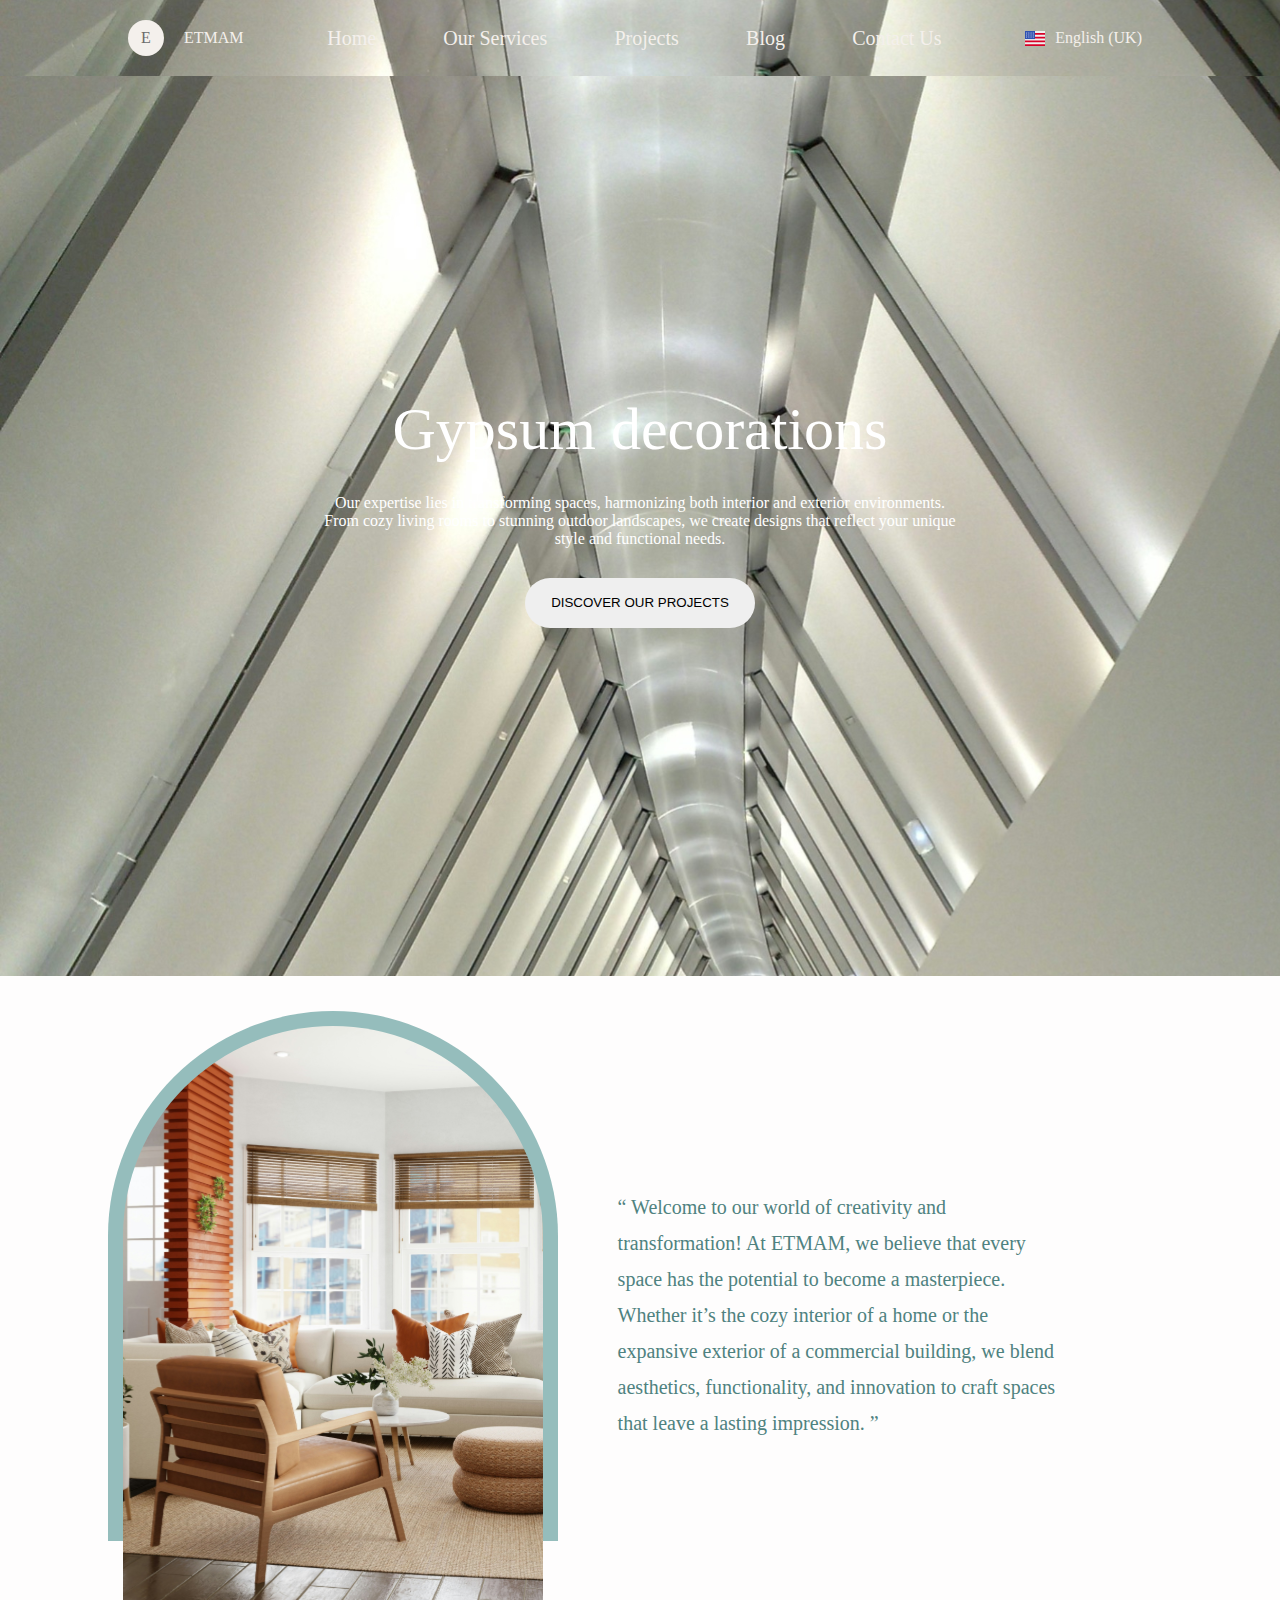
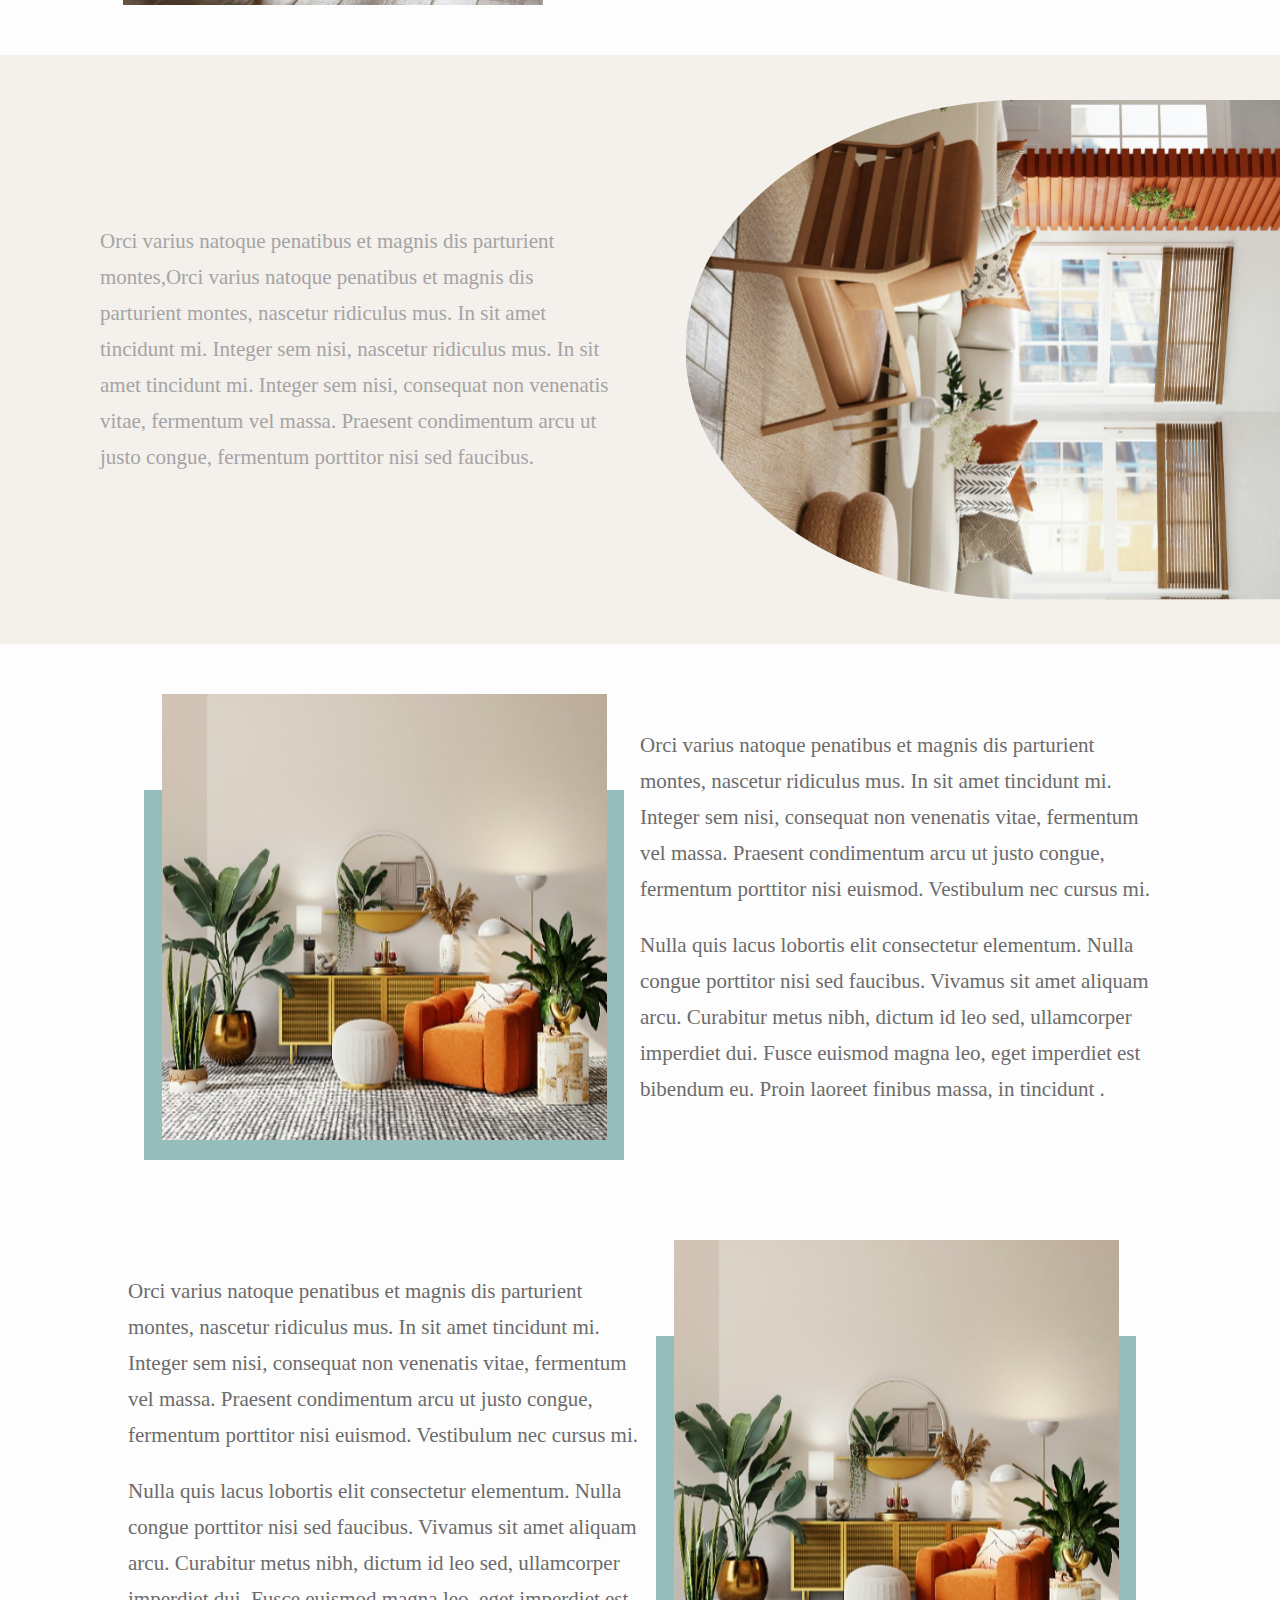
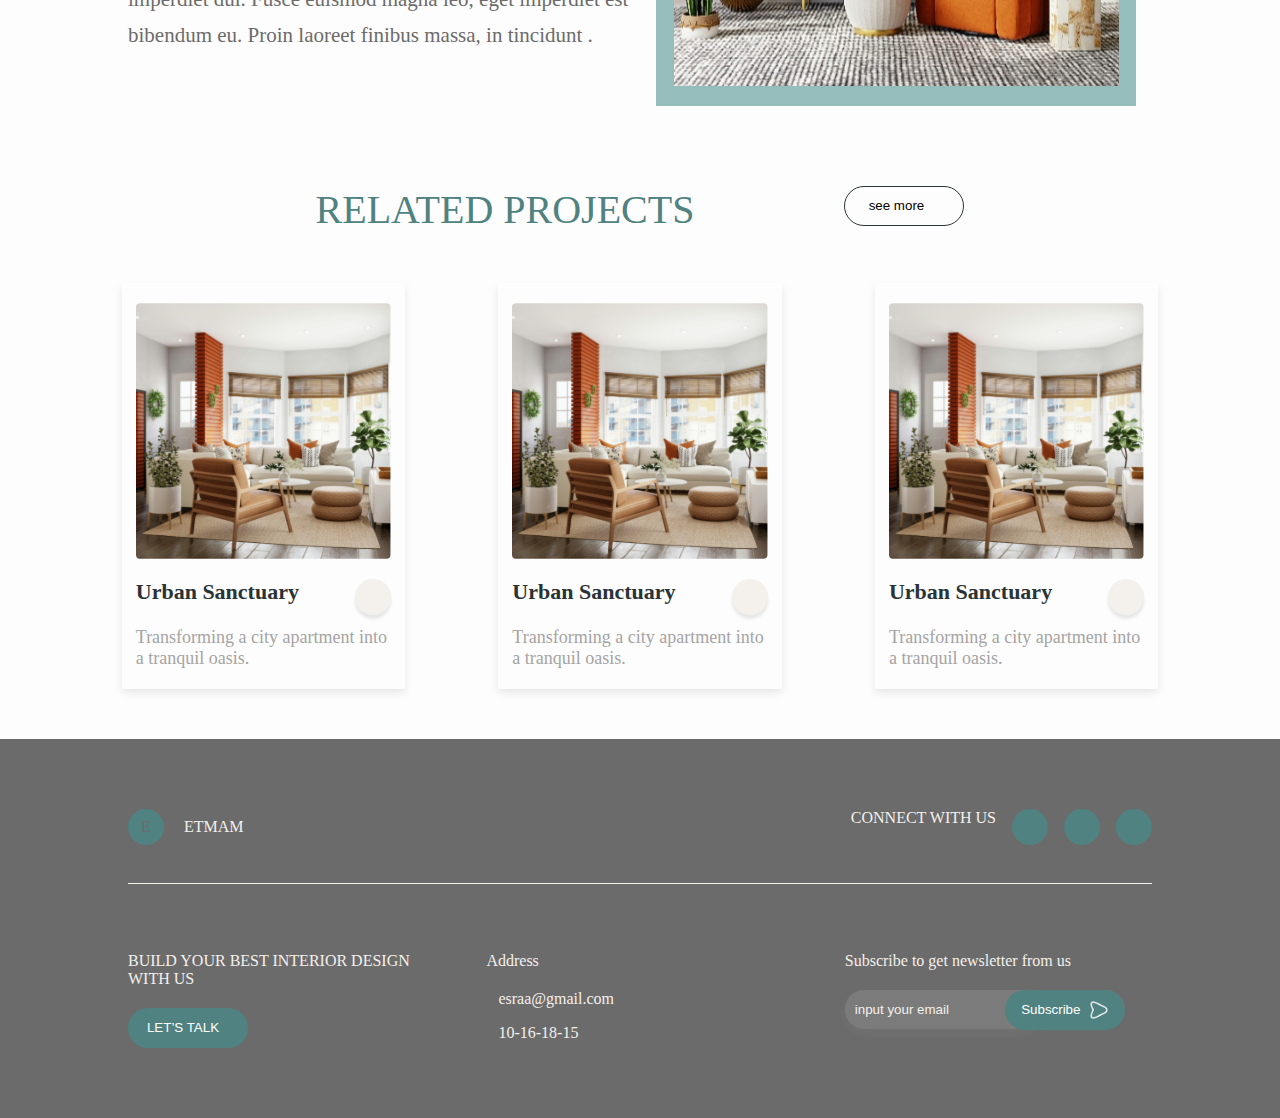
<file: service6.html>
<!DOCTYPE html>
<html lang="en">

<head>
    <meta charset="UTF-8">
    <meta name="viewport" content="width=device-width, initial-scale=1.0">
    <link rel="stylesheet" href="https://cdnjs.cloudflare.com/ajax/libs/font-awesome/6.5.1/css/all.min.css"
        integrity="sha512-DTOQO9RWCH3ppGqcWaEA1BIZOC6xxalwEsw9c2QQeAIftl+Vegovlnee1c9QX4TctnWMn13TZye+giMm8e2LwA=="
        crossorigin="anonymous" referrerpolicy="no-referrer" />
    <link rel="stylesheet" href="styles/service6.css">
    <title>Document</title>
</head>

<body>
    <header>
        <div class="navbar">

            <div class="logo">
                <div class="circle">E</div>
                <p>ETMAM</p>
            </div>


            <nav>
                <ul>
                    <li><a href="index.html">Home</a></li>
                    <li><a href="#"  onclick="appear_services()">Our Services</a></li>
                    <li><a href="">Projects</a></li>
                    <li><a href="blog.html">Blog</a></li>
                    <li><a href="contact.html">Contact Us</a></li>
                </ul>

            </nav>

            <div class="icon" onclick="appear_nav()"><i class="fa-solid fa-bars"></i></div>

            <div class="mini-nav">

                <ul>
                    <li><a href="index.html">Home</a></li>
                    <li onclick="appear_services()"><a href="#">Our Services</a></li>
                    <li><a href="">Projects</a></li>
                    <li><a href="blog.html">Blog</a></li>
                    <li><a href="contact.html">Contact Us</a></li>
                </ul>


            </div>
            <div class="nav-services">

                <div class="ul-container">
                    <ul>
                        <li><div class="service">
                            <img src="images/interior and exterior design.svg" alt="">
                            <a href="service1.html"> interior and exterior design</a>
                        </div></li>
                        <li><div class="service">
                            <img src="images/interior and exterior design.svg" alt="">
                            <a href="service2.html"> interior and exterior design</a>
                        </div></li>
                        <li><div class="service">
                            <img src="images/interior and exterior design.svg" alt="">
                            <a href="service3.html"> interior and exterior design</a>
                        </div></li>
                        <li><div class="service">
                            <img src="images/interior and exterior design.svg" alt="">
                            <a href="service4.html"> interior and exterior design</a>
                        </div></li>
                    </ul>
                    <ul>
                        <li><div class="service">
                            <img src="images/interior and exterior design.svg" alt="">
                            <a href="service5.html"> interior and exterior design</a>

                        </div></li>
                        <li><div class="service">
                            <img src="images/interior and exterior design.svg" alt="">
                            <a href="service6.html"> interior and exterior design</a>

                        </div></li>
                        <li><div class="service">
                            <img src="images/interior and exterior design.svg" alt="">
                            <a href="service7.html"> interior and exterior design</a>

                        </div></li>
                        <li><div class="service">
                            <img src="images/interior and exterior design.svg" alt="">
                            <a href="service8.html"> interior and exterior design</a>

                        </div></li>
                    </ul>
                </div>




            </div>

            <div class="select" onclick="appear()">
                <img src="images/flag.svg" alt=""> English (UK) <i class="fa-solid fa-chevron-down"></i>

            </div>

        </div>

        <div class="language">
            <ul>
                <li> <img src="images/flag.svg" alt=""> English (UK) </li>
                <li> <img src="images/flag.svg" alt=""> Arabic </li>

            </ul>

        </div>

    </header>

    <main>

        <section class="header">
            <div class="main-header">
                <h1>Gypsum decorations </h1>
                <p>Our expertise lies in transforming spaces, harmonizing both interior and exterior environments. From cozy living rooms to stunning outdoor landscapes, we create designs that reflect your unique style and functional needs.</p>
                <button class="header-btn">DISCOVER OUR PROJECTS</button>
                <div class="overlay"></div> <!-- New overlay div -->
            </div>
        </section>
        
        <section class="our-services">
            <div class="services-img">

                <img src="images/unsplash_OlFHzNjg9kY.svg" alt="">

            </div>
         

                <div class="services-header">
                    
                  
             
                <blockquote>“ Welcome to our world of creativity and transformation! At ETMAM, we believe that every space has the potential to become a masterpiece. Whether it’s the cozy interior of a home or the expansive exterior of a commercial building, we blend aesthetics, functionality, and innovation to craft spaces that leave a lasting impression. ”</blockquote>
                </div>


     

        </section>
        <section class="Aboutus">






            <div class="Aboutus-content">




                <p>Orci varius natoque penatibus et magnis dis parturient montes,Orci varius natoque penatibus et magnis dis parturient montes,
                    nascetur ridiculus mus. In sit amet tincidunt mi. Integer sem nisi,
                     nascetur ridiculus mus. In sit amet tincidunt mi. Integer sem nisi, consequat non venenatis vitae, fermentum vel massa. Praesent condimentum arcu ut justo congue, fermentum porttitor nisi sed faucibus.</p>
                     
            </div>


            <img src="images/unsplash_OlFHzNjg9kY.svg" alt="">
        </section>

        <section class="our-Approatch2">
            <div class="Approatch-img" >

                <img src="images/unsplash_IH7wPsjwomc.svg" alt="">

            </div>
         

                <div class="Approatch-header" >
           

                    <p>Orci varius natoque penatibus et magnis dis parturient montes, nascetur ridiculus mus. In sit amet tincidunt mi. Integer sem nisi, consequat non venenatis vitae,
                         fermentum vel massa. 
                        Praesent condimentum arcu ut justo congue, fermentum porttitor nisi euismod. Vestibulum nec cursus mi. </p>
                        
                  <p>Nulla quis lacus lobortis elit consectetur elementum. Nulla congue porttitor nisi sed faucibus. Vivamus sit amet aliquam arcu. Curabitur metus nibh, 
                    
                    dictum id leo sed, ullamcorper imperdiet dui. Fusce euismod magna leo, 
                    eget imperdiet est bibendum eu. Proin laoreet finibus massa, in tincidunt .</p>
             
              
                </div>


     

        </section>

        <section class="our-Approatch">
         
         

            <div class="Approatch-header">
           

                <p>Orci varius natoque penatibus et magnis dis parturient montes, nascetur ridiculus mus. In sit amet tincidunt mi. Integer sem nisi, consequat non venenatis vitae,
                     fermentum vel massa. 
                    Praesent condimentum arcu ut justo congue, fermentum porttitor nisi euismod. Vestibulum nec cursus mi. </p>
                    
              <p>Nulla quis lacus lobortis elit consectetur elementum. Nulla congue porttitor nisi sed faucibus. Vivamus sit amet aliquam arcu. Curabitur metus nibh, 
                
                dictum id leo sed, ullamcorper imperdiet dui. Fusce euismod magna leo, 
                eget imperdiet est bibendum eu. Proin laoreet finibus massa, in tincidunt .</p>
         
          
            </div>
                <div class="Approatch-img">

                    <img src="images/unsplash_IH7wPsjwomc.svg" alt="">
    
                </div>

     

        </section>
       

 



        <section class="discover-projects">
            <div class="discover-header">
                <h2>RELATED PROJECTS</h2>
                <button> see more <i class="fa-solid fa-chevron-right"></i> </button>
            </div>



            <div class="discover-projects-container">


                <div class="discover-card">
                    <img src="images/Mask group1.svg" alt="">

                    <div class="inner-text">
                        <div class="discover-icon">
                            <h4>Urban Sanctuary</h4>
                            <div class="circle"><i class="fa-solid fa-chevron-right"></i></div>
                        </div>
                        <p>Transforming a city apartment into a tranquil oasis.</p>
                    </div>

                </div>
                <div class="discover-card">
                    <img src="images/Mask group1.svg" alt="">

                    <div class="inner-text">
                        <div class="discover-icon">
                            <h4>Urban Sanctuary</h4>
                            <div class="circle"><i class="fa-solid fa-chevron-right"></i></div>
                        </div>
                        <p>Transforming a city apartment into a tranquil oasis.</p>
                    </div>

                </div>
                <div class="discover-card">
                    <img src="images/Mask group1.svg" alt="">

                    <div class="inner-text">
                        <div class="discover-icon">
                            <h4>Urban Sanctuary</h4>
                            <div class="circle"><i class="fa-solid fa-chevron-right"></i></div>
                        </div>
                        <p>Transforming a city apartment into a tranquil oasis.</p>
                    </div>

                </div>





            </div>

        </section>


        
    </main>

    <footer>


        <div class="footer-header">
            <div class="logo">
                <div class="circle">E</div>
                <p>ETMAM</p>
            </div>

            <div class="social-icons">
                <p>CONNECT WITH US</p>
                <div class="icons-container">
                    <div class="circle"><i class="fa-brands fa-instagram"></i></div>
                    <div class="circle"><i class="fa-solid fa-phone"></i></div>
                    <div class="circle"><i class="fa-brands fa-whatsapp"></i></div>
                </div>



            </div>
        </div>
        <div class="hr2"></div>


        <div class="footer">

            <div class="col">
                <p>BUILD YOUR BEST INTERIOR DESIGN WITH US</p>

                <button>LET’S TALK <i class="fa-solid fa-chevron-right"></i></button>
            </div>
            <div class="col">
                <p>Address</p>

                <ul>
                    <li><i class="fa-regular fa-envelope"></i>esraa@gmail.com</li>
                    <li><i class="fa-solid fa-phone"></i>10-16-18-15 </li>
                </ul>
            </div>
            <div class="col">
                <p>Subscribe to get newsletter from us</p>
                <form action="">
                    <div class="input"><input type="text" placeholder="input your email">
                        <button>Subscribe <img src="images/Vector.png" alt=""></button>
                    </div>

                </form>
            </div>

        </div>








    </footer>

    <script>
        function appear() {
            document.querySelector(".language").classList.toggle("display");
        }
        function appear_nav() {
            document.querySelector(".mini-nav").classList.toggle("display");
        }
        function appear_services() {
            
            document.querySelector(".nav-services").classList.toggle("display");
        }
    </script>
</body>

</html>
</file>
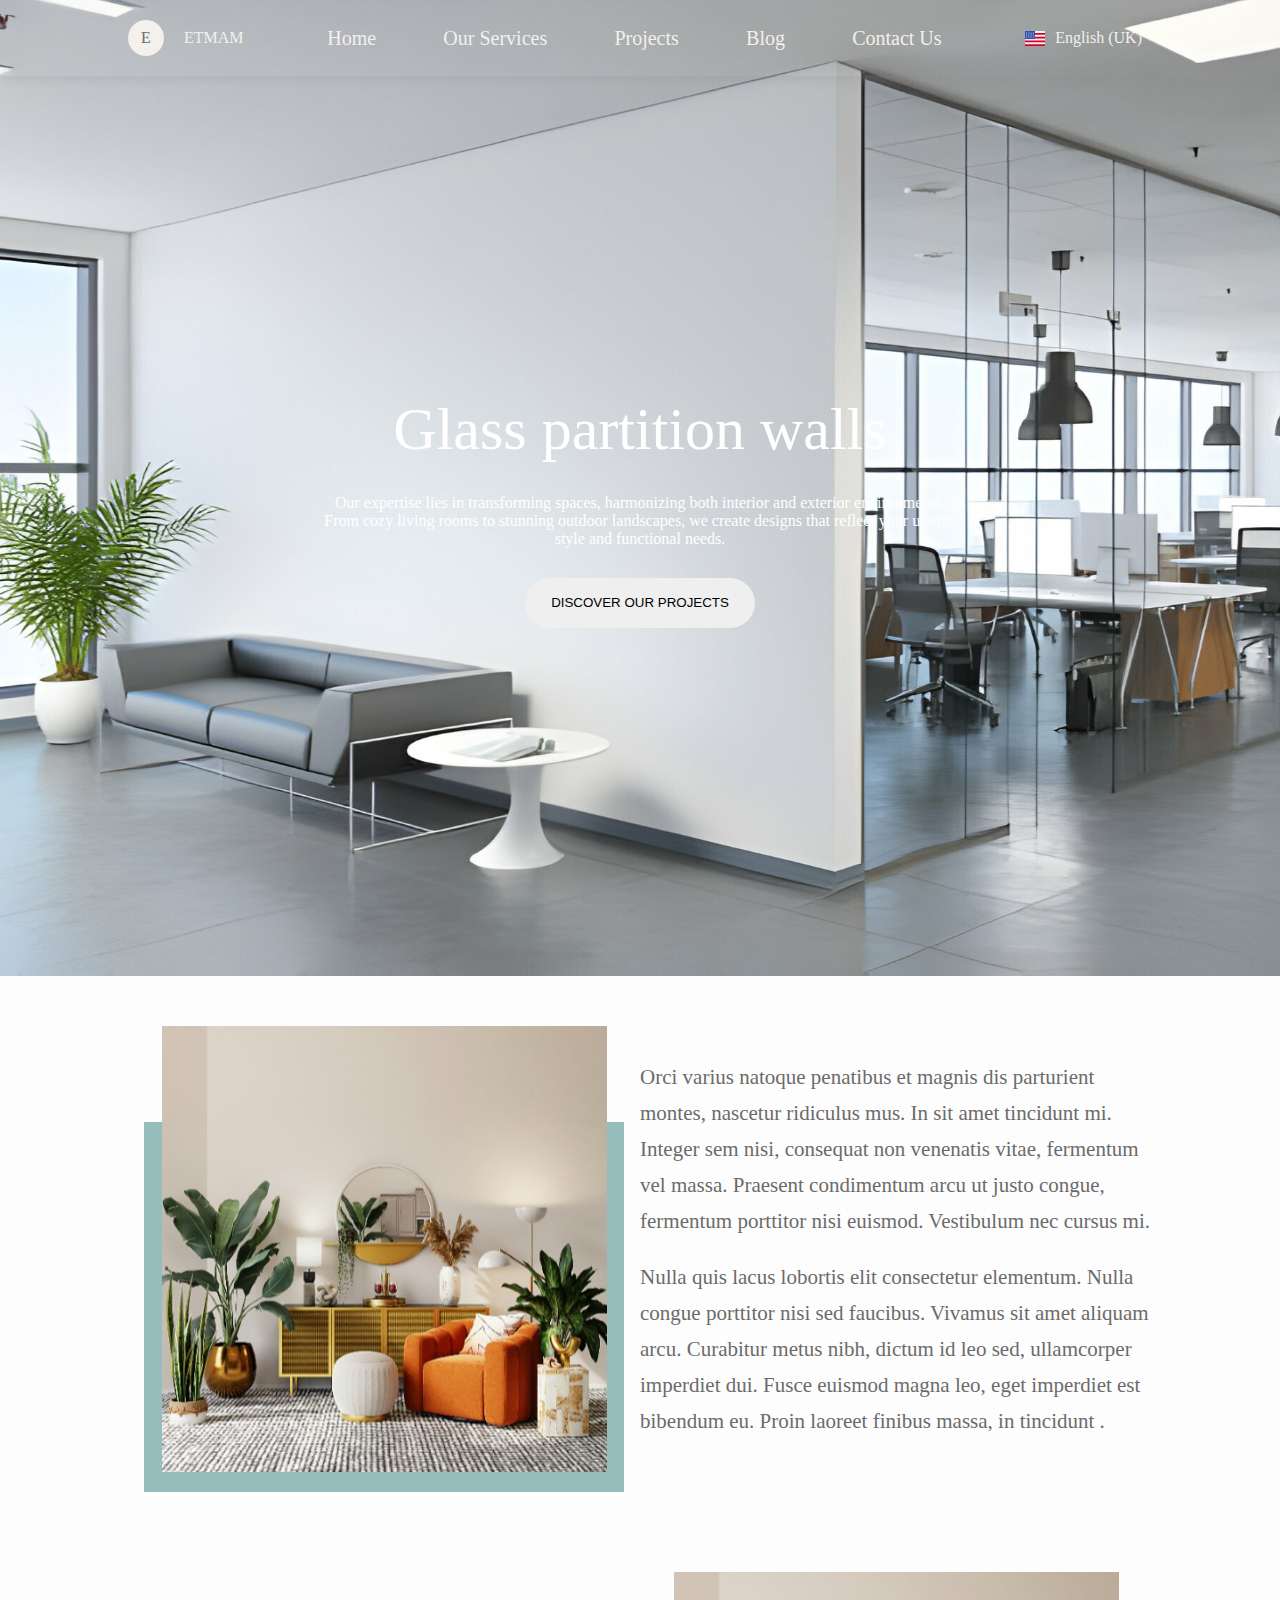
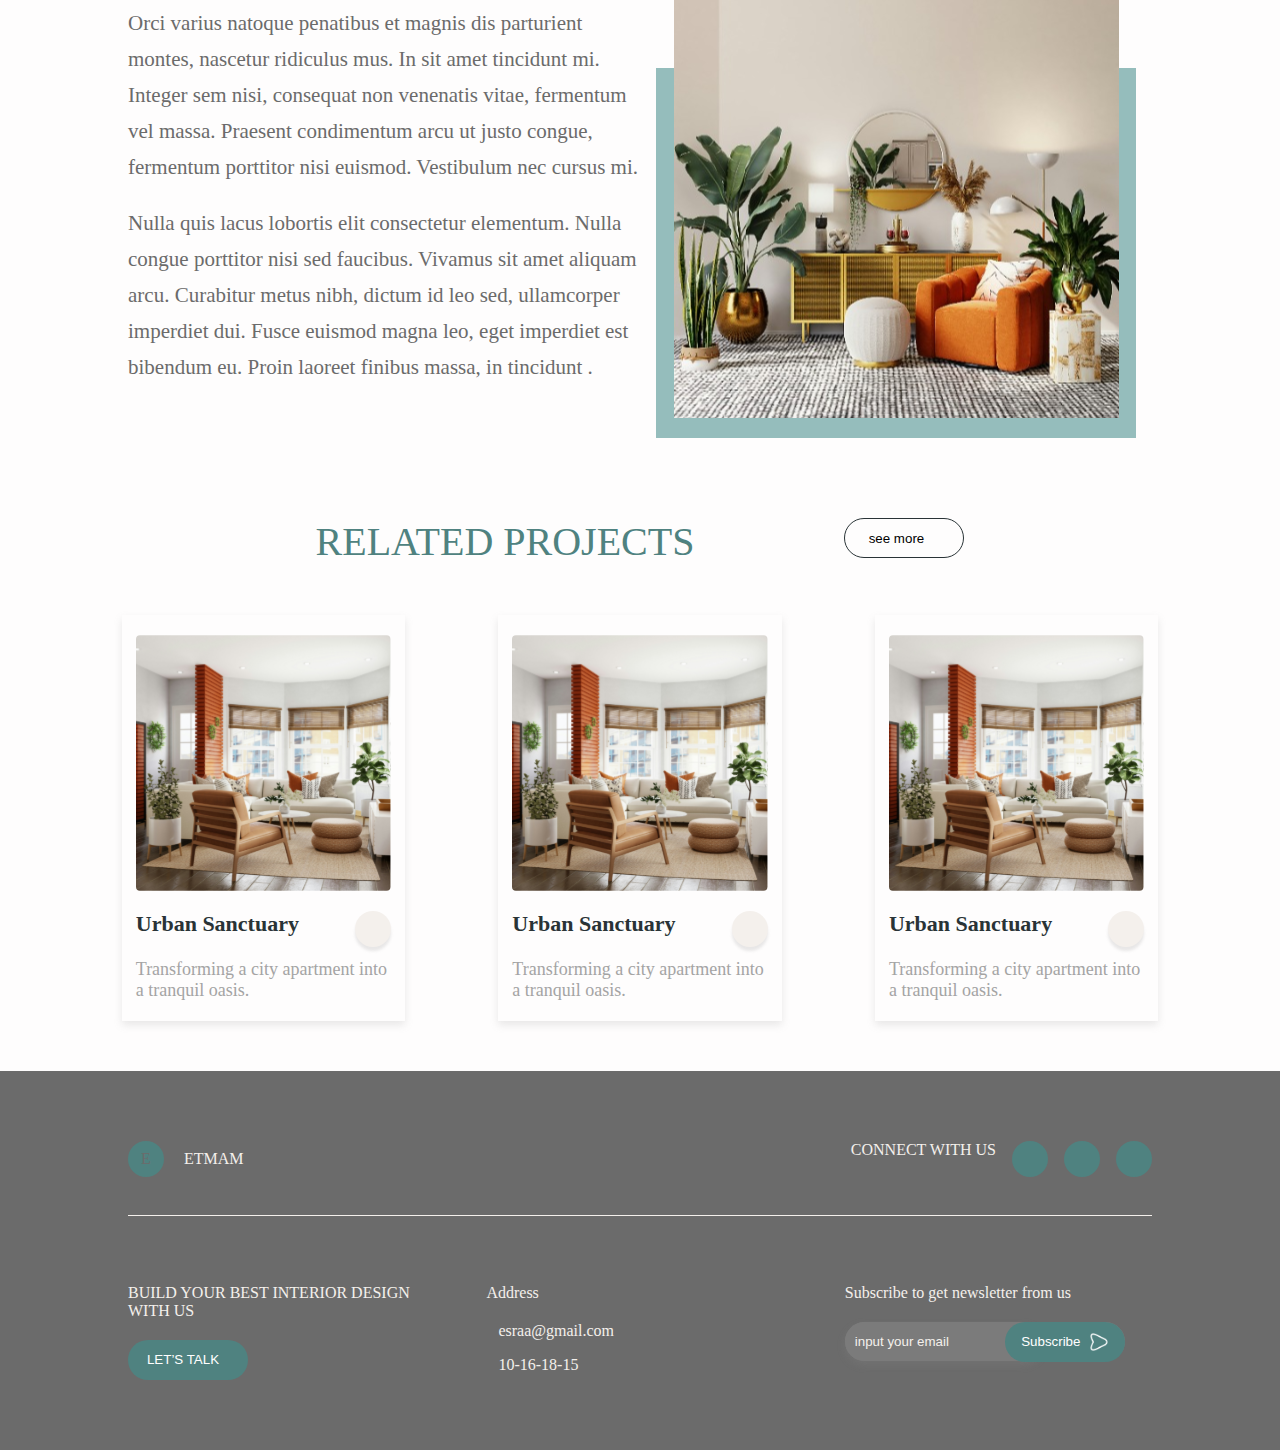
<file: service7.html>
<!DOCTYPE html>
<html lang="en">

<head>
    <meta charset="UTF-8">
    <meta name="viewport" content="width=device-width, initial-scale=1.0">
    <link rel="stylesheet" href="https://cdnjs.cloudflare.com/ajax/libs/font-awesome/6.5.1/css/all.min.css"
        integrity="sha512-DTOQO9RWCH3ppGqcWaEA1BIZOC6xxalwEsw9c2QQeAIftl+Vegovlnee1c9QX4TctnWMn13TZye+giMm8e2LwA=="
        crossorigin="anonymous" referrerpolicy="no-referrer" />
    <link rel="stylesheet" href="styles/service7.css">
    <title>Document</title>
</head>

<body>
    <div class="main-background">
    <header>
        <div class="navbar">

            <div class="logo">
                <div class="circle">E</div>
                <p>ETMAM</p>
            </div>


            <nav>
                <ul>
                    <li><a href="index.html">Home</a></li>
                    <li><a href="#"  onclick="appear_services()">Our Services</a></li>
                    <li><a href="">Projects</a></li>
                    <li><a href="blog.html">Blog</a></li>
                    <li><a href="contact.html">Contact Us</a></li>
                </ul>

            </nav>

            <div class="icon" onclick="appear_nav()"><i class="fa-solid fa-bars"></i></div>

            <div class="mini-nav">

                <ul>
                    <li><a href="index.html">Home</a></li>
                    <li onclick="appear_services()"><a href="#">Our Services</a></li>
                    <li><a href="">Projects</a></li>
                    <li><a href="blog.html">Blog</a></li>
                    <li><a href="contact.html">Contact Us</a></li>
                </ul>


            </div>
            <div class="nav-services">

                <div class="ul-container">
                    <ul>
                        <li><div class="service">
                            <img src="images/interior and exterior design.svg" alt="">
                            <a href="service1.html"> interior and exterior design</a>
                        </div></li>
                        <li><div class="service">
                            <img src="images/interior and exterior design.svg" alt="">
                            <a href="service2.html"> interior and exterior design</a>
                        </div></li>
                        <li><div class="service">
                            <img src="images/interior and exterior design.svg" alt="">
                            <a href="service3.html"> interior and exterior design</a>
                        </div></li>
                        <li><div class="service">
                            <img src="images/interior and exterior design.svg" alt="">
                            <a href="service4.html"> interior and exterior design</a>
                        </div></li>
                    </ul>
                    <ul>
                        <li><div class="service">
                            <img src="images/interior and exterior design.svg" alt="">
                            <a href="service5.html"> interior and exterior design</a>

                        </div></li>
                        <li><div class="service">
                            <img src="images/interior and exterior design.svg" alt="">
                            <a href="service6.html"> interior and exterior design</a>

                        </div></li>
                        <li><div class="service">
                            <img src="images/interior and exterior design.svg" alt="">
                            <a href="service7.html"> interior and exterior design</a>

                        </div></li>
                        <li><div class="service">
                            <img src="images/interior and exterior design.svg" alt="">
                            <a href="service8.html"> interior and exterior design</a>

                        </div></li>
                    </ul>
                </div>




            </div>

            <div class="select" onclick="appear()">
                <img src="images/flag.svg" alt=""> English (UK) <i class="fa-solid fa-chevron-down"></i>

            </div>

        </div>

        <div class="language">
            <ul>
                <li> <img src="images/flag.svg" alt=""> English (UK) </li>
                <li> <img src="images/flag.svg" alt=""> Arabic </li>

            </ul>

        </div>

    </header>

   

        <section class="header">
            <div class="main-header">
                <h1>Glass partition walls</h1>
                <p>Our expertise lies in transforming spaces, harmonizing both interior and exterior environments. From cozy living rooms to stunning outdoor landscapes, we create designs that reflect your unique style and functional needs.</p>
                <button class="header-btn">DISCOVER OUR PROJECTS</button>
                <div class="overlay"></div> <!-- New overlay div -->
            </div>
        </section>
        
    </div>
      
    <main>
        <section class="our-Approatch2">
            <div class="Approatch-img" >

                <img src="images/unsplash_IH7wPsjwomc.svg" alt="">

            </div>
         

                <div class="Approatch-header" >
           

                    <p>Orci varius natoque penatibus et magnis dis parturient montes, nascetur ridiculus mus. In sit amet tincidunt mi. Integer sem nisi, consequat non venenatis vitae,
                         fermentum vel massa. 
                        Praesent condimentum arcu ut justo congue, fermentum porttitor nisi euismod. Vestibulum nec cursus mi. </p>
                        
                  <p>Nulla quis lacus lobortis elit consectetur elementum. Nulla congue porttitor nisi sed faucibus. Vivamus sit amet aliquam arcu. Curabitur metus nibh, 
                    
                    dictum id leo sed, ullamcorper imperdiet dui. Fusce euismod magna leo, 
                    eget imperdiet est bibendum eu. Proin laoreet finibus massa, in tincidunt .</p>
             
              
                </div>


     

        </section>

        <section class="our-Approatch">
         
         

            <div class="Approatch-header">
           

                <p>Orci varius natoque penatibus et magnis dis parturient montes, nascetur ridiculus mus. In sit amet tincidunt mi. Integer sem nisi, consequat non venenatis vitae,
                     fermentum vel massa. 
                    Praesent condimentum arcu ut justo congue, fermentum porttitor nisi euismod. Vestibulum nec cursus mi. </p>
                    
              <p>Nulla quis lacus lobortis elit consectetur elementum. Nulla congue porttitor nisi sed faucibus. Vivamus sit amet aliquam arcu. Curabitur metus nibh, 
                
                dictum id leo sed, ullamcorper imperdiet dui. Fusce euismod magna leo, 
                eget imperdiet est bibendum eu. Proin laoreet finibus massa, in tincidunt .</p>
         
          
            </div>
                <div class="Approatch-img">

                    <img src="images/unsplash_IH7wPsjwomc.svg" alt="">
    
                </div>

     

        </section>
       

 



        <section class="discover-projects">
            <div class="discover-header">
                <h2>RELATED PROJECTS</h2>
                <button> see more <i class="fa-solid fa-chevron-right"></i> </button>
            </div>



            <div class="discover-projects-container">


                <div class="discover-card">
                    <img src="images/Mask group1.svg" alt="">

                    <div class="inner-text">
                        <div class="discover-icon">
                            <h4>Urban Sanctuary</h4>
                            <div class="circle"><i class="fa-solid fa-chevron-right"></i></div>
                        </div>
                        <p>Transforming a city apartment into a tranquil oasis.</p>
                    </div>

                </div>
                <div class="discover-card">
                    <img src="images/Mask group1.svg" alt="">

                    <div class="inner-text">
                        <div class="discover-icon">
                            <h4>Urban Sanctuary</h4>
                            <div class="circle"><i class="fa-solid fa-chevron-right"></i></div>
                        </div>
                        <p>Transforming a city apartment into a tranquil oasis.</p>
                    </div>

                </div>
                <div class="discover-card">
                    <img src="images/Mask group1.svg" alt="">

                    <div class="inner-text">
                        <div class="discover-icon">
                            <h4>Urban Sanctuary</h4>
                            <div class="circle"><i class="fa-solid fa-chevron-right"></i></div>
                        </div>
                        <p>Transforming a city apartment into a tranquil oasis.</p>
                    </div>

                </div>





            </div>

        </section>


        
    </main>

    <footer>


        <div class="footer-header">
            <div class="logo">
                <div class="circle">E</div>
                <p>ETMAM</p>
            </div>

            <div class="social-icons">
                <p>CONNECT WITH US</p>
                <div class="icons-container">
                    <div class="circle"><i class="fa-brands fa-instagram"></i></div>
                    <div class="circle"><i class="fa-solid fa-phone"></i></div>
                    <div class="circle"><i class="fa-brands fa-whatsapp"></i></div>
                </div>



            </div>
        </div>
        <div class="hr2"></div>


        <div class="footer">

            <div class="col">
                <p>BUILD YOUR BEST INTERIOR DESIGN WITH US</p>

                <button>LET’S TALK <i class="fa-solid fa-chevron-right"></i></button>
            </div>
            <div class="col">
                <p>Address</p>

                <ul>
                    <li><i class="fa-regular fa-envelope"></i>esraa@gmail.com</li>
                    <li><i class="fa-solid fa-phone"></i>10-16-18-15 </li>
                </ul>
            </div>
            <div class="col">
                <p>Subscribe to get newsletter from us</p>
                <form action="">
                    <div class="input"><input type="text" placeholder="input your email">
                        <button>Subscribe <img src="images/Vector.png" alt=""></button>
                    </div>

                </form>
            </div>

        </div>








    </footer>

    <script>
        function appear() {
            document.querySelector(".language").classList.toggle("display");
        }
        function appear_nav() {
            document.querySelector(".mini-nav").classList.toggle("display");
        }
        function appear_services() {
            
            document.querySelector(".nav-services").classList.toggle("display");
        }
    </script>
</body>

</html>
</file>
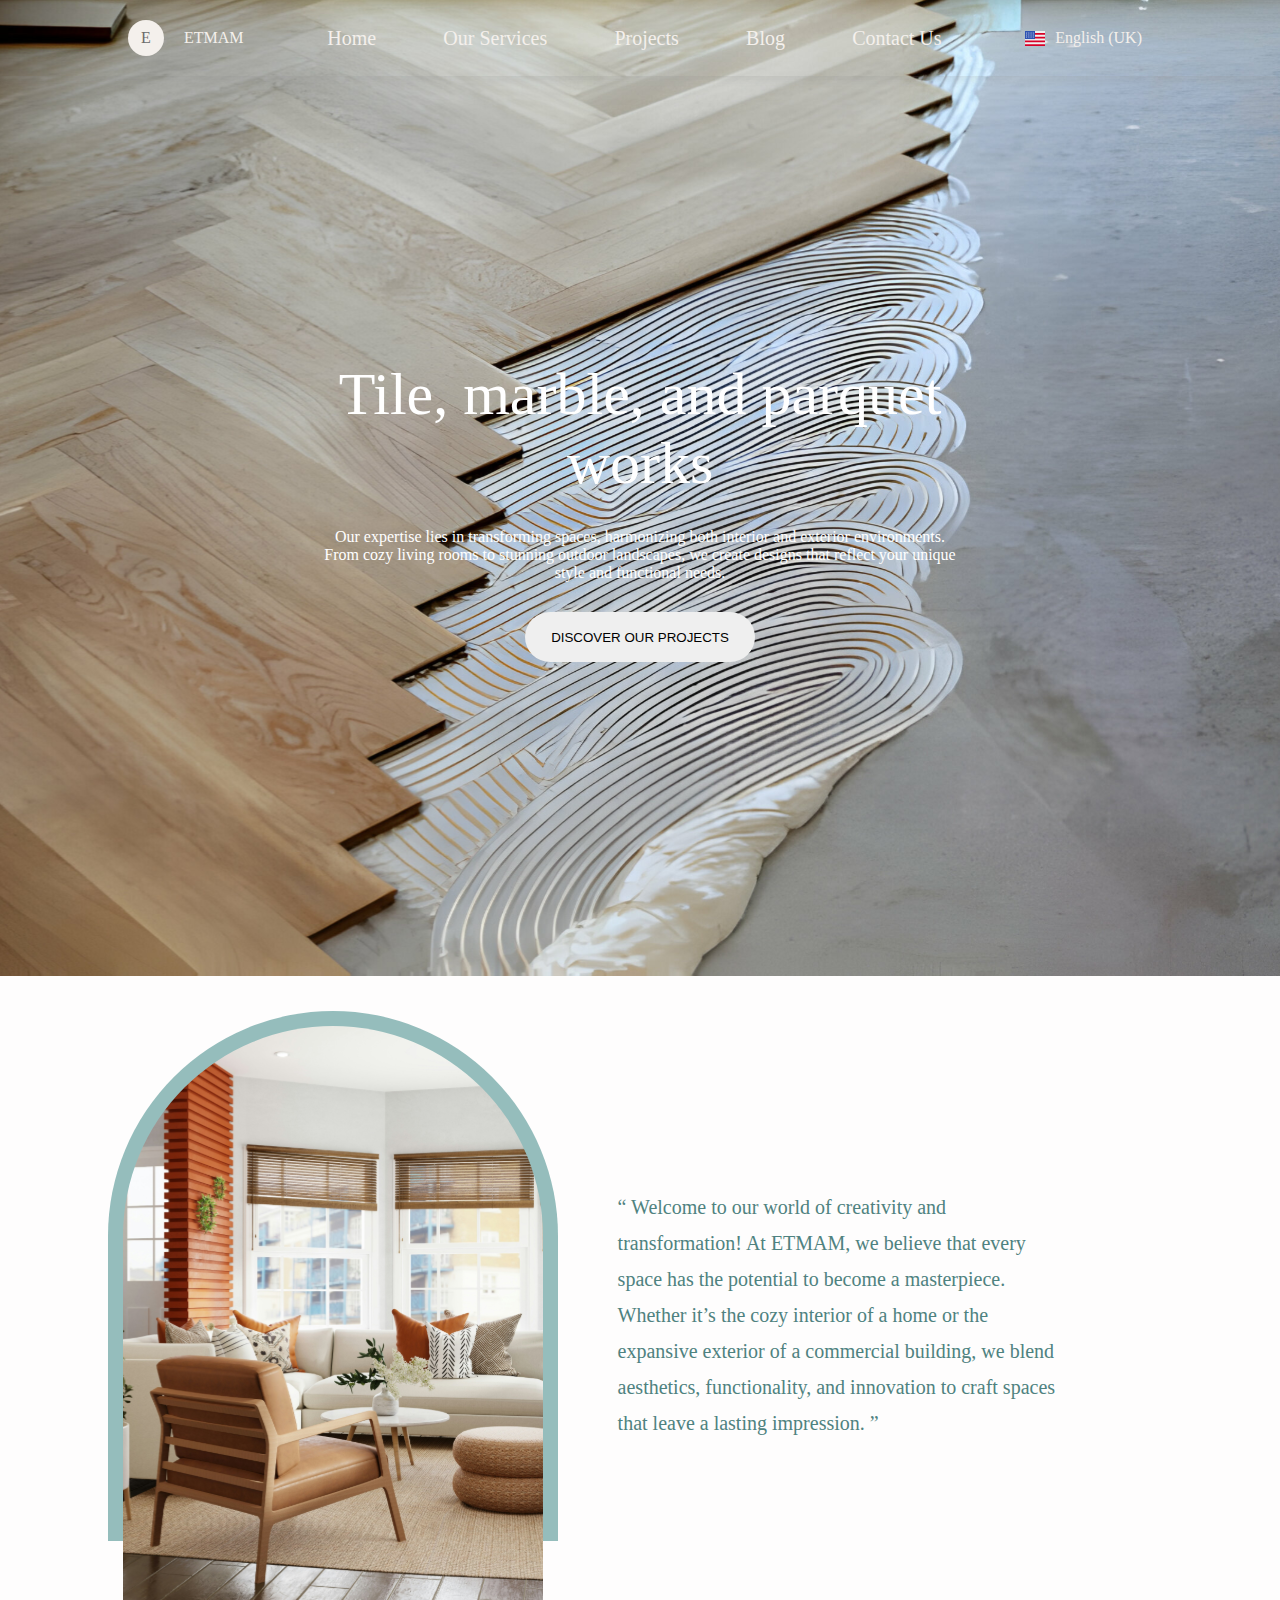
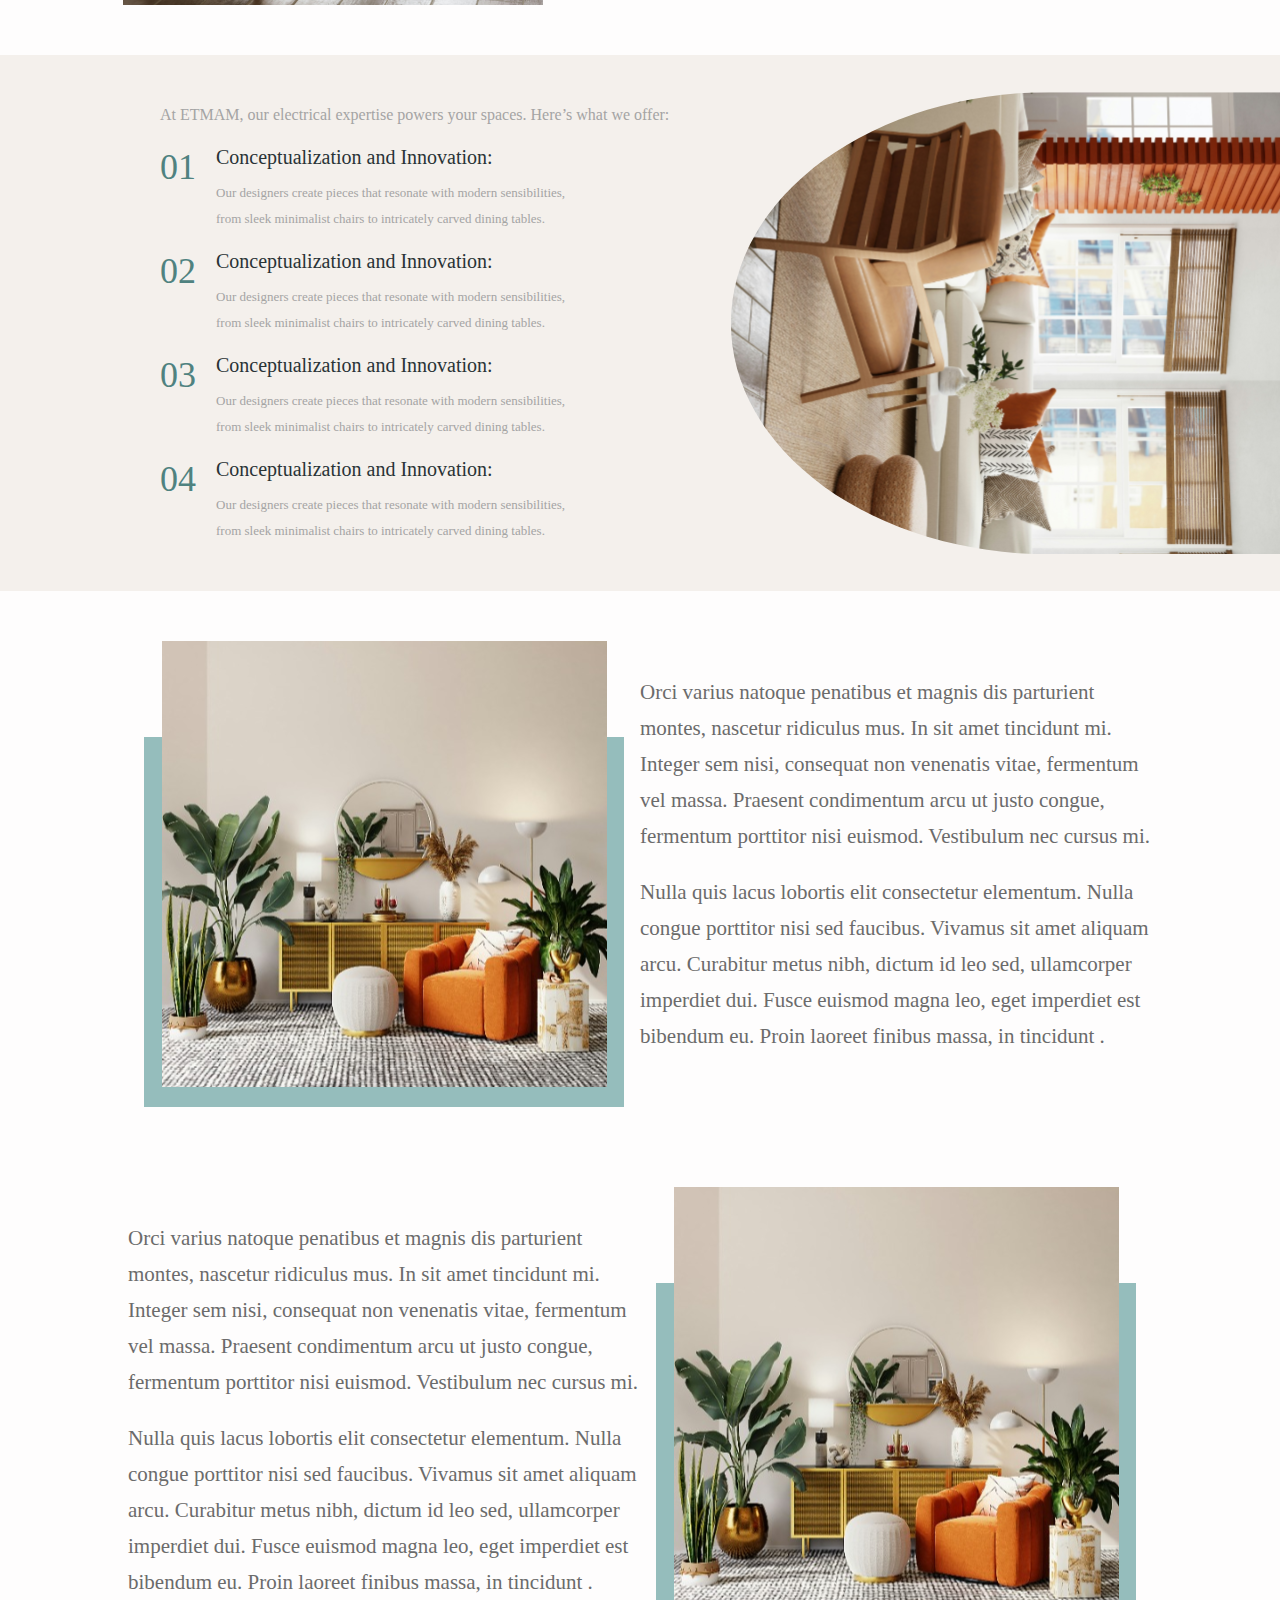
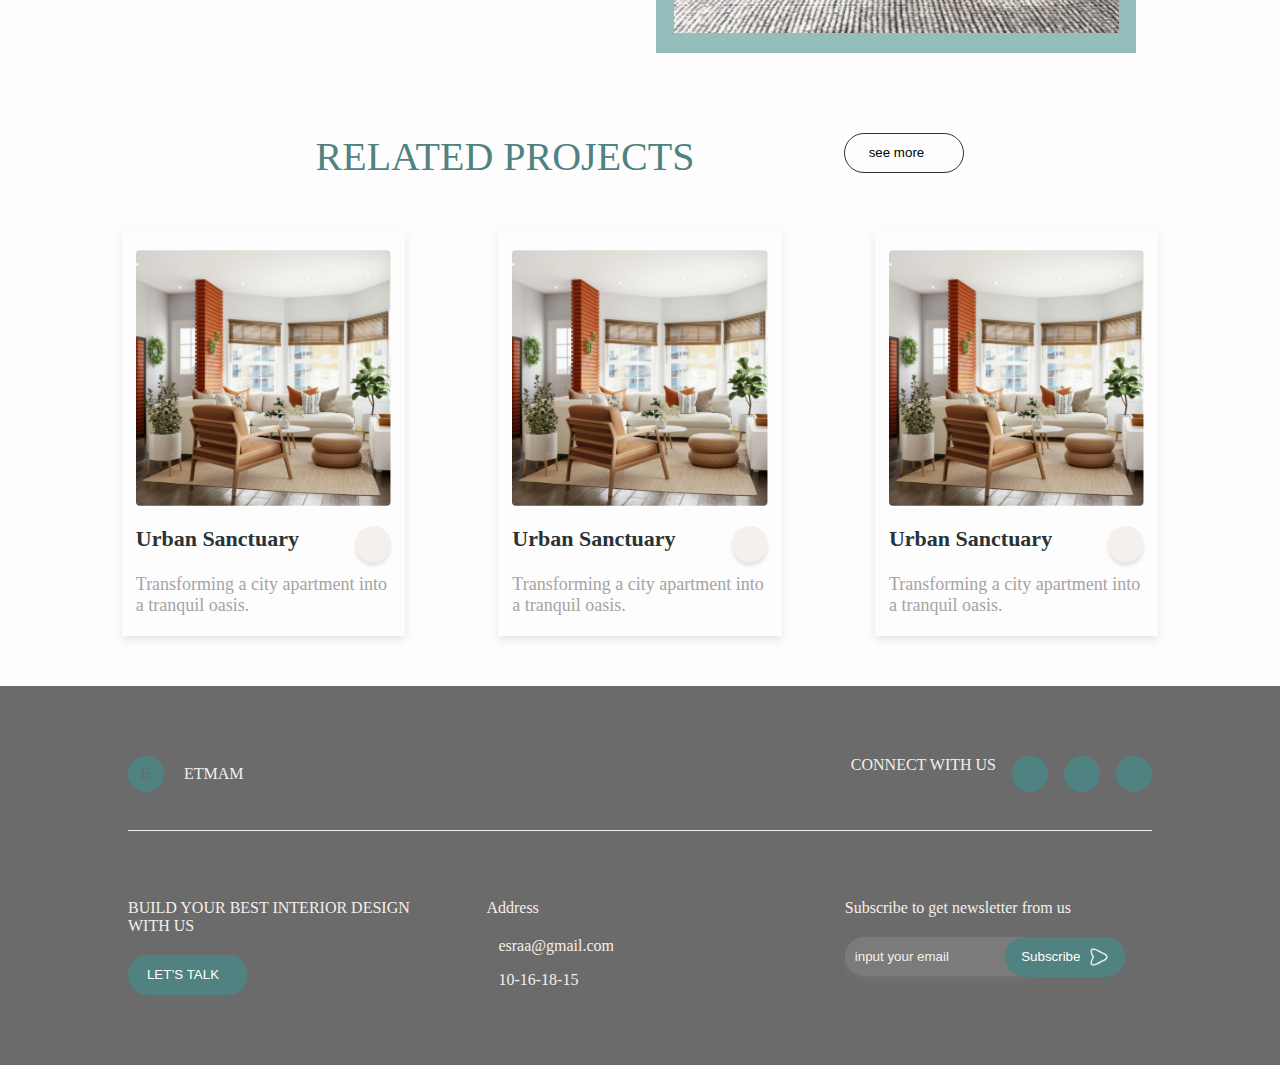
<file: service8.html>
<!DOCTYPE html>
<html lang="en">

<head>
    <meta charset="UTF-8">
    <meta name="viewport" content="width=device-width, initial-scale=1.0">
    <link rel="stylesheet" href="https://cdnjs.cloudflare.com/ajax/libs/font-awesome/6.5.1/css/all.min.css"
        integrity="sha512-DTOQO9RWCH3ppGqcWaEA1BIZOC6xxalwEsw9c2QQeAIftl+Vegovlnee1c9QX4TctnWMn13TZye+giMm8e2LwA=="
        crossorigin="anonymous" referrerpolicy="no-referrer" />
    <link rel="stylesheet" href="styles/service8.css">
    <title>Document</title>
</head>

<body>
    <div class="main-background">
    <header>
        <div class="navbar">

            <div class="logo">
                <div class="circle">E</div>
                <p>ETMAM</p>
            </div>


            <nav>
                <ul>
                    <li><a href="index.html">Home</a></li>
                    <li><a href="#"  onclick="appear_services()">Our Services</a></li>
                    <li><a href="">Projects</a></li>
                    <li><a href="blog.html">Blog</a></li>
                    <li><a href="contact.html">Contact Us</a></li>
                </ul>

            </nav>

            <div class="icon" onclick="appear_nav()"><i class="fa-solid fa-bars"></i></div>

            <div class="mini-nav">

                <ul>
                    <li><a href="index.html">Home</a></li>
                    <li onclick="appear_services()"><a href="#">Our Services</a></li>
                    <li><a href="">Projects</a></li>
                    <li><a href="blog.html">Blog</a></li>
                    <li><a href="contact.html">Contact Us</a></li>
                </ul>


            </div>
            <div class="nav-services">

                <div class="ul-container">
                    <ul>
                        <li><div class="service">
                            <img src="images/interior and exterior design.svg" alt="">
                            <a href="service1.html"> interior and exterior design</a>
                        </div></li>
                        <li><div class="service">
                            <img src="images/interior and exterior design.svg" alt="">
                            <a href="service2.html"> interior and exterior design</a>
                        </div></li>
                        <li><div class="service">
                            <img src="images/interior and exterior design.svg" alt="">
                            <a href="service3.html"> interior and exterior design</a>
                        </div></li>
                        <li><div class="service">
                            <img src="images/interior and exterior design.svg" alt="">
                            <a href="service4.html"> interior and exterior design</a>
                        </div></li>
                    </ul>
                    <ul>
                        <li><div class="service">
                            <img src="images/interior and exterior design.svg" alt="">
                            <a href="service5.html"> interior and exterior design</a>

                        </div></li>
                        <li><div class="service">
                            <img src="images/interior and exterior design.svg" alt="">
                            <a href="service6.html"> interior and exterior design</a>

                        </div></li>
                        <li><div class="service">
                            <img src="images/interior and exterior design.svg" alt="">
                            <a href="service7.html"> interior and exterior design</a>

                        </div></li>
                        <li><div class="service">
                            <img src="images/interior and exterior design.svg" alt="">
                            <a href="service8.html"> interior and exterior design</a>

                        </div></li>
                    </ul>
                </div>




            </div>

            <div class="select" onclick="appear()">
                <img src="images/flag.svg" alt=""> English (UK) <i class="fa-solid fa-chevron-down"></i>

            </div>

        </div>

        <div class="language">
            <ul>
                <li> <img src="images/flag.svg" alt=""> English (UK) </li>
                <li> <img src="images/flag.svg" alt=""> Arabic </li>

            </ul>

        </div>

    </header>

   

        <section class="header">
            <div class="main-header">
                <h1>Tile, marble, and parquet works</h1>
                <p>Our expertise lies in transforming spaces, harmonizing both interior and exterior environments. From cozy living rooms to stunning outdoor landscapes, we create designs that reflect your unique style and functional needs.</p>
                <button class="header-btn">DISCOVER OUR PROJECTS</button>
                <div class="overlay"></div> <!-- New overlay div -->
            </div>
        </section>

    </div>
    <main>
        <section class="our-services">
            <div class="services-img">

                <img src="images/unsplash_OlFHzNjg9kY.svg" alt="">

            </div>
         

                <div class="services-header">
                    
                  
             
                <blockquote>“ Welcome to our world of creativity and transformation! At ETMAM, we believe that every space has the potential to become a masterpiece. Whether it’s the cozy interior of a home or the expansive exterior of a commercial building, we blend aesthetics, functionality, and innovation to craft spaces that leave a lasting impression. ”</blockquote>
                </div>


     

        </section>
        <section class="Aboutus">






            <div class="Aboutus-content">




                <div class="ul">
                    <p>At ETMAM, our electrical expertise powers your spaces. Here’s what we offer:</p>
                    <div class="li">
                        <span>01</span>

                        <div class="inner-li">
                            <h4>Conceptualization and Innovation:</h4>
                            <p>Our designers create pieces that resonate with modern sensibilities, from sleek
                                minimalist chairs to intricately carved dining tables.</p>
                        </div>
                    </div>
                    <div class="li">
                        <span>02</span>

                        <div class="inner-li">
                            <h4>Conceptualization and Innovation:</h4>
                            <p>Our designers create pieces that resonate with modern sensibilities, from sleek
                                minimalist chairs to intricately carved dining tables.</p>
                        </div>
                    </div>

                    <div class="li">
                        <span>03</span>

                        <div class="inner-li">
                            <h4>Conceptualization and Innovation:</h4>
                            <p>Our designers create pieces that resonate with modern sensibilities, from sleek
                                minimalist chairs to intricately carved dining tables.</p>
                        </div>
                    </div>

                    <div class="li">
                        <span>04</span>

                        <div class="inner-li">
                            <h4>Conceptualization and Innovation:</h4>
                            <p>Our designers create pieces that resonate with modern sensibilities, from sleek
                                minimalist chairs to intricately carved dining tables.</p>
                        </div>
                    </div>


                </div>
            </div>


            <img src="images/unsplash_OlFHzNjg9kY.svg" alt="">
        </section>

        <section class="our-Approatch2">
            <div class="Approatch-img" >

                <img src="images/unsplash_IH7wPsjwomc.svg" alt="">

            </div>
         

                <div class="Approatch-header" >
           

                    <p>Orci varius natoque penatibus et magnis dis parturient montes, nascetur ridiculus mus. In sit amet tincidunt mi. Integer sem nisi, consequat non venenatis vitae,
                         fermentum vel massa. 
                        Praesent condimentum arcu ut justo congue, fermentum porttitor nisi euismod. Vestibulum nec cursus mi. </p>
                        
                  <p>Nulla quis lacus lobortis elit consectetur elementum. Nulla congue porttitor nisi sed faucibus. Vivamus sit amet aliquam arcu. Curabitur metus nibh, 
                    
                    dictum id leo sed, ullamcorper imperdiet dui. Fusce euismod magna leo, 
                    eget imperdiet est bibendum eu. Proin laoreet finibus massa, in tincidunt .</p>
             
              
                </div>


     

        </section>

        <section class="our-Approatch">
         
         

            <div class="Approatch-header">
           

                <p>Orci varius natoque penatibus et magnis dis parturient montes, nascetur ridiculus mus. In sit amet tincidunt mi. Integer sem nisi, consequat non venenatis vitae,
                     fermentum vel massa. 
                    Praesent condimentum arcu ut justo congue, fermentum porttitor nisi euismod. Vestibulum nec cursus mi. </p>
                    
              <p>Nulla quis lacus lobortis elit consectetur elementum. Nulla congue porttitor nisi sed faucibus. Vivamus sit amet aliquam arcu. Curabitur metus nibh, 
                
                dictum id leo sed, ullamcorper imperdiet dui. Fusce euismod magna leo, 
                eget imperdiet est bibendum eu. Proin laoreet finibus massa, in tincidunt .</p>
         
          
            </div>
                <div class="Approatch-img">

                    <img src="images/unsplash_IH7wPsjwomc.svg" alt="">
    
                </div>

     

        </section>
       

 



        <section class="discover-projects">
            <div class="discover-header">
                <h2>RELATED PROJECTS</h2>
                <button> see more <i class="fa-solid fa-chevron-right"></i> </button>
            </div>



            <div class="discover-projects-container">


                <div class="discover-card">
                    <img src="images/Mask group1.svg" alt="">

                    <div class="inner-text">
                        <div class="discover-icon">
                            <h4>Urban Sanctuary</h4>
                            <div class="circle"><i class="fa-solid fa-chevron-right"></i></div>
                        </div>
                        <p>Transforming a city apartment into a tranquil oasis.</p>
                    </div>

                </div>
                <div class="discover-card">
                    <img src="images/Mask group1.svg" alt="">

                    <div class="inner-text">
                        <div class="discover-icon">
                            <h4>Urban Sanctuary</h4>
                            <div class="circle"><i class="fa-solid fa-chevron-right"></i></div>
                        </div>
                        <p>Transforming a city apartment into a tranquil oasis.</p>
                    </div>

                </div>
                <div class="discover-card">
                    <img src="images/Mask group1.svg" alt="">

                    <div class="inner-text">
                        <div class="discover-icon">
                            <h4>Urban Sanctuary</h4>
                            <div class="circle"><i class="fa-solid fa-chevron-right"></i></div>
                        </div>
                        <p>Transforming a city apartment into a tranquil oasis.</p>
                    </div>

                </div>





            </div>

        </section>


        
    </main>

    <footer>


        <div class="footer-header">
            <div class="logo">
                <div class="circle">E</div>
                <p>ETMAM</p>
            </div>

            <div class="social-icons">
                <p>CONNECT WITH US</p>
                <div class="icons-container">
                    <div class="circle"><i class="fa-brands fa-instagram"></i></div>
                    <div class="circle"><i class="fa-solid fa-phone"></i></div>
                    <div class="circle"><i class="fa-brands fa-whatsapp"></i></div>
                </div>



            </div>
        </div>
        <div class="hr2"></div>


        <div class="footer">

            <div class="col">
                <p>BUILD YOUR BEST INTERIOR DESIGN WITH US</p>

                <button>LET’S TALK <i class="fa-solid fa-chevron-right"></i></button>
            </div>
            <div class="col">
                <p>Address</p>

                <ul>
                    <li><i class="fa-regular fa-envelope"></i>esraa@gmail.com</li>
                    <li><i class="fa-solid fa-phone"></i>10-16-18-15 </li>
                </ul>
            </div>
            <div class="col">
                <p>Subscribe to get newsletter from us</p>
                <form action="">
                    <div class="input"><input type="text" placeholder="input your email">
                        <button>Subscribe <img src="images/Vector.png" alt=""></button>
                    </div>

                </form>
            </div>

        </div>








    </footer>

    <script>
        function appear() {
            document.querySelector(".language").classList.toggle("display");
        }
        function appear_nav() {
            document.querySelector(".mini-nav").classList.toggle("display");
        }
        function appear_services() {
            
            document.querySelector(".nav-services").classList.toggle("display");
        }
    </script>
</body>

</html>
</file>
<file: styles/home.css>
* {
    box-sizing: border-box;
    padding: 0;
    margin: 0;
}

main {
    display: flex;
    flex-direction: column;
 
    background-color: #FEFDFD;
}

body,
html {

    overflow-x: hidden;
}


/*navbarrrrrrrrrrrrrrrrrrrrrrrrrrrrrrrrrrrrrrrrrrrrrrrrrrrrrrrrrrrrrrrrrrrrrrr*/


header {
    display: flex;
    width: 100%;
    /* background-image: url('../images/service3.svg'); */
    background-size: cover;
    align-items: center;
 
    padding: 20px 0px;
    color: #F4F0EC;
    position: relative;
    box-shadow: 0px 4px 8px 0px rgba(146, 146, 146, 0.2);
    
}

.logo {
    display: flex;
    align-items: center;
    column-gap: 20px;
}

a {
    text-decoration: none;
    color: #F4F0EC;
    font-size: 20px;
}

.navbar {
    width: 80%;
    margin: auto;
    display: flex;
    align-items: center;
    justify-content: space-between;

}

.circle {
    background-color: #F4F0EC;
    padding: 10px;
    width: 36px;
    height: 36px;
    border-radius: 50%;
    display: flex;
    justify-content: center;
    align-items: center;
    color: #6B6B6B;
}

nav ul {
    list-style-type: none;

    display: flex;
    justify-content: space-between;

}

nav {
    width: 60%;
}

.select {
    display: flex;
    align-items: center;
    column-gap: 10px;
}

.select:hover {
    cursor: pointer;
}

.language {
    display: none;
    position: absolute;
    top: 60px;
    right: 180px;

    z-index: 2;
}

.language ul {
    list-style-type: none;
    width: 170px;
    padding: 20px;
    box-shadow: 0px 4px 8px 0px rgba(146, 146, 146, 0.2);
    background-color: #F4F0EC;
    color: #293336;
    display: flex;
    flex-direction: column;
    border-radius: 20px;
    row-gap: 16px;
}

.language ul li {
    display: flex;
    column-gap: 10px;
}

.mini-nav {
    display: none;
    position: absolute;
    top: 50px;
    right: 20px;
    z-index: 2;
}

.mini-nav ul {
    list-style-type: none;
    width: 170px;
    padding: 20px;
    box-shadow: 0px 4px 8px 0px rgba(146, 146, 146, 0.2);
    background-color: #F4F0EC;
    color: #293336;
    display: flex;
    flex-direction: column;
    justify-content: center;
    align-items: center;
    border-radius: 20px;
    row-gap: 16px;
}

.icon {
    display: none;
}

.icon i {
    font-size: 23px;
}


.nav-services{
    display: none;
    position: absolute;
    top: 70px;
    right: 30%;
    z-index: 2;
}
.nav-services ul {
    list-style-type: none;
    
 
   width: 50%;
   
    color: #293336;
    display: flex;
    flex-direction: column;
   
    border-radius: 6px;
    row-gap: 20px;
}
.service{
    display: flex;
    column-gap: 15px;
    align-items: center;
}
.ul-container{
    display: flex;
    justify-content: space-between;
    padding: 30px;
    width: 700px;
    box-shadow: 0px 4px 8px 0px rgba(146, 146, 146, 0.2);
    background-color: #F4F0EC;
    border-radius: 6px;
}
.service a{
    color: #293336;
    text-decoration: none;
}

@media screen and (max-width: 1200px) and (min-width:992px) {


    nav {
        display: none;
    }

    .icon {
        display: block;
    }

    .select {
        display: none;
    }

    .language {
        display: none;
    }

    a {
        text-decoration: none;
        color: #293336;
        font-size: 20px;
    }
}

@media screen and (max-width: 992px) and (min-width:786px) {



    nav {
        display: none;
    }

    .icon {
        display: block;
    }

    .select {
        display: none;
    }

    .language {
        display: none;
    }

    a {
        text-decoration: none;
        color: #293336;
        font-size: 20px;
    }

}

@media screen and (max-width: 786px) and (min-width:600px) {


    nav {
        display: none;
    }

    .icon {
        display: block;
    }

    .select {
        display: none;
    }

    .language {
        display: none;
    }

    a {
        text-decoration: none;
        color: #293336;
        font-size: 20px;
    }

}


@media screen and (max-width: 600px) {

    nav {
        display: none;
    }

    .icon {
        display: block;
    }

    .select {
        display: none;
    }

    .language {
        display: none;
    }

    a {
        text-decoration: none;
        color: #293336;
        font-size: 20px;
    }

}

/*headerrrrrrrrrrrrrrrrrrrrrrrrrrrrrrrrrrrrrrrrrrrrrrrrrrrrrrrrrrrrrrrrrrrrrrrrrrrrrrrrrrr*/
.main-background{
    background-image: url('../images/Rectangle\ 2.svg');
    background-size: cover;
}

.header {
    /* background-image: url('../images/Rectangle\ 2.svg'); */
    height: 100vh;
    display: flex;
    justify-content: center;
    align-items: center;
    color: #FFFFFF;
    background-size: cover;
    opacity: 0.8;

}

.header h1 {
    font-size: 60px;
    font-weight: 400;

    text-align: center;

}


.header-btn {
    width: 230px;
    height: 50px;
    padding: 5px;
    border-radius: 30px;
    border: none;


}

.main-header {
    display: flex;
    flex-direction: column;
    row-gap: 30px;
    justify-content: center;
    align-items: center;
    width: 50%;

}


@media screen and (max-width: 1200px) and (min-width:992px) {}

@media screen and (max-width: 992px) and (min-width:786px) {


    .main-header {
        width: 80%;

    }

    .header h1 {
        font-size: 40px;
    }

    .header-btn {
        font-size: 12px;
        width: 190px;
    }
}

@media screen and (max-width: 786px) and (min-width:600px) {


    .main-header {
        width: 80%;

    }

    .header h1 {
        font-size: 32px;
    }

    .header-btn {
        font-size: 12px;
        width: 190px;
    }
}


@media screen and (max-width: 600px) {
    .main-header {
        width: 80%;

    }

    .header h1 {
        font-size: 32px;
    }

    .header-btn {
        font-size: 12px;
        width: 190px;
    }
}

/*our servicesssssssssssssssssssssss*/
.our-services {
    width: 80%;
    margin: auto;
    display: flex;
    justify-content: space-between;
    align-items: center;
    padding: 50px 0px;
}


.services-header {
    width: 80%;
    margin: 0 auto;
    text-align: center;
    display: flex;
    flex-direction: column;
    row-gap: 20px;
}

.services-header h2 {
    color: #4F8280;
    font-size: 40px;
    font-weight: 400;
    text-align: center;
}

.services-header p {
    line-height: 24px;
}

.services-content {
    width: 100%;
    display: flex;
    flex-direction: column;
    row-gap: 30px;
}

.cards-container {
    display: flex;
width: 100%;
    flex-wrap: wrap;
    /* justify-content: space-between; */
    column-gap: 20px;

  
    margin: 0 auto;
    row-gap: 16px;
}


.service-card {
    width: 150px;
    height: 150px;
    color: #4F8280;
    box-shadow: 0px 4px 8px 0px rgba(146, 146, 146, 0.2);
    border-radius: 8px;
    padding: 20px 20px 20px 12px;
    transition: all 0.5s ease-in-out;
    line-height: 18px;
    flex-shrink: 0;



}

.service-card p {
    margin-top: 10px;

}

.service-card:hover {
    background-color: #4F8280;
    color: #ffffff;
}

.service-card:hover img {
    width: 35px;
}

.services-img {
    width: 40%;
    position: relative;
    display: flex;
    justify-content: center;
    transition: all 1s ease-in-out;

}

.services-img img {
    border-top-left-radius: 500px;
    border-top-right-radius: 500px;
    z-index: 2;
    width: 450px;

}

.services-img::before {
    content: " ";
    width: 480px;
    height: 550px;
    border-top-left-radius: 500px;
    border-top-right-radius: 500px;
    background-color: #95BDBC;
    position: absolute;
    top: -15px;
    z-index: 1;



}


@media screen and (max-width: 1200px) and (min-width:992px) {

    .our-services {
        flex-direction: column;
        row-gap: 30px;

    }

    .cards-container {
        flex-wrap: nowrap;
        /* flex-wrap: wrap; */
        overflow-x: scroll;
        width: 100%;
        padding: 30px;

    }

    .services-content {
        width: 100%;
    }

    .services-header {
        width: 100%;
    }

    .services-img {
        width: 70%;


    }

    .services-img img {
        width: 70%;


    }


    .services-header h2 {
        font-size: 32px;

    }

    .services-img::before {
        width: 78%;
        height: 90%;


    }




}

@media screen and (max-width: 992px) and (min-width:786px) {


    .our-services {
        flex-direction: column;
        row-gap: 30px;

    }

    .cards-container {
        flex-wrap: nowrap;
        /* flex-wrap: wrap; */
        overflow-x: scroll;
        width: 100%;
        padding: 30px;

    }

    .services-content {
        width: 100%;
    }

    .services-header {
        width: 100%;
    }

    .services-img {
        width: 70%;


    }

    /* .services-img img {
        width: 70%;


    } */


    .services-header h2 {
        font-size: 32px;

    }

    /* .services-img::before {
        width: 78%;
        height: 90%;


    } */
}

@media screen and (max-width: 786px) and (min-width:600px) {

    .our-services {
        flex-direction: column;
        row-gap: 30px;

    }

    .cards-container {
        flex-wrap: nowrap;
        /* flex-wrap: wrap; */
        overflow-x: scroll;
        width: 100%;
        padding: 30px;

    }

    .services-content {
        width: 100%;
    }

    .services-header {
        width: 100%;
    }

    .services-img {
        width: 70%;


    }

    /* .services-img img {
        width: 70%;


    } */


    .services-header h2 {
        font-size: 32px;

    }

    /* .services-img::before {
        width: 96%;
        height: 90%;


    } */
}


@media screen and (max-width: 600px) {
    .our-services {
        flex-direction: column;
        row-gap: 30px;

    }

    .cards-container {
        flex-wrap: nowrap;
        /* flex-wrap: wrap; */
        overflow-x: scroll;
        width: 100%;
        column-gap: 20px;
        padding: 30px;

    }

    .services-content {
        width: 100%;
    }

    .services-header {
        width: 100%;
    }

    .services-img {
        width: 90%;


    }

    .services-img img {
        width: 90%;


    }


    .services-header h2 {
        font-size: 32px;

    }

    .services-img::before {
        width: 100%;
        height: 90%;


    }






}

/*afterrrrrrrrrrrrrrr servicesssssssssssssss*/

.after-services {
    background-image: url('../images/Mask\ group.svg');
    padding: 94px 0px;
    opacity: 1;
    display: flex;
    align-items: center;
    background-size: cover;


}

.hr {
    width: 1px;
    height: 100px;
    background-color: #FFFFFF;
}

.projects-container {
    display: flex;
    width: 80%;
    margin: auto;
    align-items: center;
    justify-content: space-around;

}

.project {
    width: 30%;
    color: #ffffff;
    text-align: center;
    display: flex;
    flex-direction: column;
    row-gap: 20px;
}

.card-body {
    display: flex;
    align-items: center;
    column-gap: 20px;
    justify-content: center;
}

.card-body img {
    width: 40px;
}

.project h3 {
    font-size: 70px;
    font-weight: 400;

}

.card-body p {
    font-size: 20px;

}

@media screen and (max-width: 1200px) and (min-width:992px) {}

@media screen and (max-width: 992px) and (min-width:786px) {


    .card-body p {
        font-size: 12px;

    }

    .card-body img {
        width: 16px;
        height: 16px;
    }

    .projects-container {
        width: 90%;
        display: flex;
        justify-content: center;
        column-gap: 10px;
    }


    .after-services {
        padding: 50px 0px;
    }

    .hr {
        width: 1px;
        height: 30px;
        background-color: #FFFFFF;
    }

    .card-body {
        column-gap: 6px;
    }

    .project {
        width: 25%;
        row-gap: 5px;
    }

}

@media screen and (max-width: 786px) and (min-width:600px) {




    .project h3 {
        font-size: 20px;
    }

    .card-body p {
        font-size: 7px;

    }

    .card-body img {
        width: 16px;
        height: 16px;
    }

    .projects-container {
        width: 90%;
        display: flex;
        justify-content: center;
        column-gap: 10px;
    }


    .after-services {
        padding: 50px 0px;
    }

    .hr {
        width: 1px;
        height: 30px;
        background-color: #FFFFFF;
    }

    .card-body {
        column-gap: 6px;
    }

    .project {
        width: 25%;
        row-gap: 5px;
    }
}


@media screen and (max-width: 600px) {

    .project h3 {
        font-size: 20px;
    }

    .card-body p {
        font-size: 7px;

    }

    .card-body img {
        width: 16px;
        height: 16px;
    }

    .projects-container {
        width: 90%;
        display: flex;
        justify-content: center;
        column-gap: 10px;
    }


    .after-services {
        padding: 10px 0px;
    }

    .hr {
        width: 1px;
        height: 30px;
        background-color: #FFFFFF;
    }

    .card-body {
        column-gap: 6px;
    }

    .project {
        width: 25%;
        row-gap: 5px;
    }

}

/*our servicesssssssssssssssssssssssss*/
.Aboutus1 {

    margin: auto;
    display: flex;
    justify-content: space-between;
}


.Aboutus1 .Aboutus-header {
    width: 50%;
    padding: 0px 0px 0px 60px;
    display: flex;
    flex-direction: column;
    row-gap: 30px;
    align-items: center;
    justify-content: center;
}

.Aboutus1 .Aboutus-header p {
    line-height: 39px;
    font-size: 24px;
}

.Aboutus1  .Aboutus-header h2 {
    color: #4F8280;
    font-size: 40px;
    font-weight: 400;
}



.Aboutus1 img {

    border-top-right-radius: 50%;
    border-top-left-radius: 50%;
    transform: rotate(90deg);
  
    margin-top: -50px;
    margin-bottom: -50px;



}


@media screen and (max-width: 1200px) and (min-width:992px) {


    .Aboutus1 {
        flex-direction: column;
        row-gap: 30px;
        padding: 50px 0px;

    }



  

    .Aboutus1 .Aboutus-header {
        width: 80%;
        margin: auto;
        padding:0;
    }




  
    /* .Aboutus1  .Aboutus-header p {
        line-height: 26px;
        font-size: 14px;
    }

    
    .Aboutus1 .Aboutus-header h2 {
        color: #4F8280;
        font-size: 22px;
        font-weight: 400;
    } */

    .Aboutus1 img {
        width: 60%;
    }
}

@media screen and (max-width: 992px) and (min-width:786px) {

    .Aboutus1 {
        flex-direction: column;
        row-gap: 30px;
        padding: 50px 0px;

    }



  

    .Aboutus1 .Aboutus-header {
        width: 80%;
        margin: auto;
        padding:0;
    }




  
    /* .Aboutus1  .Aboutus-header p {
        line-height: 26px;
        font-size: 14px;
    }

    
    .Aboutus1 .Aboutus-header h2 {
        color: #4F8280;
        font-size: 22px;
        font-weight: 400;
    } */

    .Aboutus1 img {
        width: 60%;
    }

}

@media screen and (max-width: 786px) and (min-width:600px) {


    .Aboutus1 {
        flex-direction: column;
        row-gap: 30px;
        padding: 50px 0px;

    }



  

    .Aboutus1 .Aboutus-header {
        width: 80%;
        margin: auto;
        padding:0;
    }




  
    /* .Aboutus1  .Aboutus-header p {
        line-height: 26px;
        font-size: 14px;
    }

    
    .Aboutus1 .Aboutus-header h2 {
        color: #4F8280;
        font-size: 22px;
        font-weight: 400;
    } */

    .Aboutus1 img {
        width: 60%;
    }


}


@media screen and (max-width: 600px) {
    .Aboutus1 {
        flex-direction: column;
        row-gap: 30px;
        padding: 50px 0px;

    }



  

    .Aboutus1 .Aboutus-header {
        width: 80%;
        margin: auto;
        padding:0;
    }




  
    .Aboutus1  .Aboutus-header p {
        line-height: 26px;
        font-size: 14px;
    }

    
    .Aboutus1 .Aboutus-header h2 {
        color: #4F8280;
        font-size: 22px;
        font-weight: 400;
    }

    .Aboutus1 img {
        width: 70%;
    }


}



/*discoverrrrrrrrrrrrrrrrrrrrr projects*/

.discover-projects {
    width: 90%;
    margin: auto;

    display: flex;
    flex-direction: column;
    row-gap: 50px;
}

.discover-header {
    display: flex;
    justify-content: center;
    column-gap: 150px;
    width: 70%;
    margin: auto;
}

.discover-header button {
    background-color: transparent;
    border: 1px solid #293336;
    height: 40px;
    padding: 5px;
    width: 120px;
    border-radius: 40px;
    display: flex;
    column-gap: 16px;
    justify-content: center;
    align-items: center;
}

.discover-header h2 {
    text-align: center;
    color: #4F8280;
    font-size: 40px;
    font-weight: 400;


}

.discover-projects-container {
    width: 90%;
    margin: auto;
    display: flex;
    column-gap: 93px;

}

.discover-card {
    width: 450px;
    box-shadow: 0px 4px 8px 0px rgba(146, 146, 146, 0.2);
    padding: 20px 0px;
    display: flex;
    justify-content: center;
    flex-direction: column;
    row-gap: 20px;

}

.inner-text {
    width: 90%;
    margin: auto;
    display: flex;
    flex-direction: column;
    row-gap: 12px;
}

.inner-text h4 {
    color: #293336;
    font-size: 22px;
}

.inner-text p {
    color: #A4A4A4;
    font-size: 18px;
}

.discover-card img {
    width: 90%;
    margin: auto;
}

.discover-icon .circle {

    box-shadow: 0px 4px 3px 0px rgba(146, 146, 146, 0.2);
}

.discover-icon {
    display: flex;
    justify-content: space-between;
}

@media screen and (max-width: 1200px) and (min-width:992px) {
    .discover-projects-container {

        overflow-x: scroll;
        column-gap: 20px;
        padding: 30px 0px;
    }

    .discover-card {

        flex-shrink: 0;
    }

    .discover-projects {
        row-gap: 20px;
    }

    .discover-header h2 {
        font-size: 20px;
    }

    .discover-header {
        display: flex;
        width: 80%;
        margin: 0 auto;

        row-gap: 16px;
    }



}

@media screen and (max-width: 992px) and (min-width:786px) {
    .discover-projects-container {

        overflow-x: scroll;
        column-gap: 20px;
        padding: 30px 0px;

    }

    .discover-card {

        flex-shrink: 0;
    }

    .discover-projects {
        row-gap: 20px;
    }

    .discover-header h2 {
        font-size: 20px;
    }

    .discover-header {
        display: flex;
        width: 80%;
        margin: 0 auto;

        row-gap: 16px;
    }




}

@media screen and (max-width: 786px) and (min-width:600px) {
    .discover-projects-container {

        overflow-x: scroll;
        column-gap: 20px;
        padding: 30px 0px;

    }

    .discover-card {

        flex-shrink: 0;
    }

    .discover-header h2 {
        font-size: 20px;
    }

    .discover-header {
        display: flex;
        width: 80%;
        margin: 0 auto;

        row-gap: 16px;
    }




    .discover-projects {
        row-gap: 20px;
    }

}

@media screen and (max-width: 600px) {
    .discover-projects-container {

        overflow-x: scroll;
        column-gap: 20px;
        padding: 30px 0px;

    }

    .discover-card {
        width: 100%;
        flex-shrink: 0;
    }

    .discover-header h2 {
        font-size: 20px;
    }

    .discover-header {
        display: flex;
        width: 80%;
        margin: 0 auto;
        flex-direction: column;
        row-gap: 16px;
    }

    .discover-header button {
        margin: auto;
    }

    .discover-projects {
        row-gap: 20px;
    }

}


/*Bolg sectionnnnnnnnnnnnnnnnnnnnnnnnnnnnnnnnnnnnnnnnn*/

.blog {

    margin: auto;
    display: flex;
    flex-direction: column;
    row-gap: 30px;
    width: 100%;
    padding: 50px 0px;

}

.blog-container {
    display: flex;
    justify-content: space-between;
}

.card-container {
    display: flex;
    flex-direction: column;
    justify-content: center;
    align-items: center;
    row-gap: 20px;
    width: 60%;
}

.card-container .card img {
    width: 60px;
    height: 60px;
    border-radius: 5px;
}


.card {
    width: 500px;
    background-color: #FEFDFD;
    padding: 20px;
    border-radius: 10px;
    display: flex;
    align-items: center;
    column-gap: 20px;
    box-shadow: 0px 4px 8px 0px rgba(146, 146, 146, 0.2);
    transition: all 1s ease-in-out;
}
.card:first-child{
    margin-left:100px;
}
.card:last-child{
    margin-left:70px;
}

.Aboutus-header {
    width: 80%;
    margin: 0 auto;
    text-align: center;
    display: flex;
    flex-direction: column;
    row-gap: 20px;
}

.Aboutus-header p {
    line-height: 39px;
    font-size: 24px;
}

.Aboutus-header h2 {
    color: #4F8280;
    font-size: 40px;
    font-weight: 400;
}

.Aboutus-content {
    width: 60%;
    padding: 0px 60px;
    display: flex;
    flex-direction: column;
    row-gap: 30px;
    align-items: center;
    justify-content: center;
}

.blog-container .blog-img {

    border-top-right-radius: 50%;
    border-top-left-radius: 50%;
    transform: rotate(-90deg);
 
    margin-top: -100px;
    margin-bottom: -100px;
    margin-left: auto;



}


@media screen and (max-width: 1200px) and (min-width:992px) {


    .blog-container {
        flex-direction: column;
        row-gap: 30px;
        padding-bottom: 50px;


    }

    .card:first-child{
        margin-left:0px;
    }
    .card:last-child{
        margin-left:0px;
    }

    .Aboutus-content {
        width: 100%;
        padding: 0;
    }

    .Aboutus-header {
        width: 80%;
        margin: auto;
    }




    .Aboutus-header p {
        line-height: 26px;
        font-size: 14px;
    }

    .Aboutus-header h2 {
        color: #4F8280;
        font-size: 32px;
        font-weight: 400;
    }

    .blog-container .blog-img {
        width: 70%;
    }

    .card {
        margin: 0 auto;
    }

    .card img {
        width: 70px;
    }

    .text {
        width: 100%;
        font-size: 10px;
    }

    .card-container {
        width: 80%;
        margin:  0 auto;
        padding-bottom: 50px;

    }

}

@media screen and (max-width: 992px) and (min-width:786px) {

    .blog-container {
        flex-direction: column;
        row-gap: 30px;
        padding-bottom: 50px;


    }

    .card:first-child{
        margin-left:0px;
    }
    .card:last-child{
        margin-left:0px;
    }

    .Aboutus-content {
        width: 100%;
        padding: 0;
    }

    .Aboutus-header {
        width: 80%;
        margin: auto;
    }




    .Aboutus-header p {
        line-height: 26px;
        font-size: 14px;
    }

    .Aboutus-header h2 {
        color: #4F8280;
        font-size: 32px;
        font-weight: 400;
    }

    .blog-container .blog-img {
        width: 70%;
    }

    .card {
        width: 80%;
        margin: 0 auto;
    }

    .card img {
        width: 70px;
    }

    .text {
        width: 100%;
        font-size: 10px;
    }

    .card-container {
        width: 80%;
        margin:  0 auto;
        padding-bottom: 50px;

    }

}

@media screen and (max-width: 786px) and (min-width:600px) {

    .blog-container {
        flex-direction: column;
        row-gap: 30px;
        padding-bottom: 50px;


    }

    .card:first-child{
        margin-left:0px;
    }
    .card:last-child{
        margin-left:0px;
    }

    .Aboutus-content {
        width: 100%;
        padding: 0;
    }

    .Aboutus-header {
        width: 80%;
        margin: auto;
    }




    .Aboutus-header p {
        line-height: 26px;
        font-size: 14px;
    }

    .Aboutus-header h2 {
        color: #4F8280;
        font-size: 32px;
        font-weight: 400;
    }

    .blog-container .blog-img {
        width: 70%;
    }

    .card {
        width: 80%;
        margin: 0 auto;
    }

    .card img {
        width: 70px;
    }

    .text {
        width: 100%;
        font-size: 10px;
    }

    .card-container {
        width: 80%;
        margin:  0 auto;
        padding-bottom: 50px;

    }

}


@media screen and (max-width: 600px) {
    .blog-container {
        flex-direction: column;
        row-gap: 30px;
        padding-bottom: 50px;


    }

    .card:first-child{
        margin-left:0px;
    }
    .card:last-child{
        margin-left:0px;
    }

    .Aboutus-content {
        width: 100%;
        padding: 0;
    }

    .Aboutus-header {
        width: 80%;
        margin: auto;
    }




    .Aboutus-header p {
        line-height: 26px;
        font-size: 14px;
    }

    .Aboutus-header h2 {
        color: #4F8280;
        font-size: 32px;
        font-weight: 400;
    }

    .blog-container .blog-img {
        width: 70%;
    }

    .card {
        width: 100%;
        margin: 0 auto;
    }

    .card img {
        width: 70px;
    }

    .text {
        width: 100%;
        font-size: 10px;
    }

    .card-container {
        width: 80%;
        margin:  0 auto;
        padding-bottom: 50px;

    }

}










/*footerrrrrrrrrrrrrrrrrrrrrrrrrrrrrrrrr*/

footer {
    display: flex;
    flex-direction: column;
    row-gap: 38px;
    background-color: #6B6B6B;
    color: #F4F0EC;
    padding: 70px 0px;

}

.social-icons {
    display: flex;

    column-gap: 16px;

}

.icons-container {

    display: flex;
    align-items: center;
    column-gap: 16px;

}

footer .circle {
    background-color: #4F8280;
}

footer i {
    color: #F4F0EC;
}

.footer-header {
    display: flex;
    justify-content: space-between;
    width: 80%;
    margin: auto;
}

.hr2 {
    width: 80%;
    margin: auto;
    height: 1px;
    background-color: #F4F0EC;

}

.footer {
    width: 80%;
    margin: auto;
    display: flex;
    margin-top: 30px;
    justify-content: space-between;
}

.footer button {
    width: 120px;
    height: 40px;
    padding: 5px;
    display: flex;
    align-items: center;
    justify-content: center;
    column-gap: 10px;
    background-color: #4F8280;
    color: #FFFFFF;
    border-radius: 30px;
    border: none;
}

.col {
    width: 30%;
    display: flex;
    flex-direction: column;
    row-gap: 20px;
}

.footer .col ul {
    list-style-type: none;
    display: flex;
    flex-direction: column;
    row-gap: 16px;
}

.footer .col ul li {
    display: flex;
    column-gap: 12px;
}

input {
    background-color: #7b7b7b;
    border-radius: 30px;
    border: none;
    padding: 12px 10px;
    box-shadow: 0px 4px 8px 0px rgba(146, 146, 146, 0.2);

}

input::placeholder {
    color: #F4F0EC;
}

.input {
    display: flex;
    width: 280px;
    background-color: #7b7b7b;
    border-radius: 30px;
    position: relative;
}

.input button {
    position: absolute;
    right: 0;
}

.input button img {
    width: 18px;
}

@media screen and (max-width: 1200px) and (min-width:992px) {}

@media screen and (max-width: 992px) and (min-width:786px) {
    .footer-header {
        display: flex;
        flex-direction: column;
        row-gap: 16px;
    }

    .social-icons {
        display: flex;
        flex-direction: column;
        row-gap: 16px;
    }

    .footer {
        display: flex;
        flex-direction: column;
        row-gap: 16px;
    }

    .col {
        width: 100%;
    }

}

@media screen and (max-width: 786px) and (min-width:600px) {
    .footer-header {
        display: flex;
        flex-direction: column;
        row-gap: 16px;
    }

    .social-icons {
        display: flex;
        flex-direction: column;
        row-gap: 16px;
    }

    .footer {
        display: flex;
        flex-direction: column;
        row-gap: 16px;
    }

    .col {
        width: 100%;
    }

}

@media screen and (max-width: 600px) {
    .footer-header {
        display: flex;
        flex-direction: column;
        row-gap: 16px;
    }

    .social-icons {
        display: flex;
        flex-direction: column;
        row-gap: 16px;
    }

    .footer {
        display: flex;
        flex-direction: column;
        row-gap: 16px;
    }

    .col {
        width: 100%;
    }

    .input {
        width: 250px;
    }

}


.display {
    display: block;
}
</file>
<file: styles/blog.css>
* {
    box-sizing: border-box;
    padding: 0;
    margin: 0;
}

main {
    display: flex;
    flex-direction: column;
    row-gap: 50px;

}


/*navbarrrrrrrrrrrrrrrrrrrrrrrrrrrrrrrrrrrrrrrrrrrrrrrrrrrrrrrrrrrrrrrrrrrrrrr*/


header {
    display: flex;
    width: 100%;
    align-items: center;
    background-color: #A4A4A4;
    padding: 10px 0px;
    color: #F4F0EC;
    position: relative;
}

.logo {
    display: flex;
    align-items: center;
    column-gap: 20px;
}

a {
    text-decoration: none;
    color: #F4F0EC;
    font-size: 20px;
}

.navbar {
    width: 90%;
    margin: auto;
    display: flex;
    align-items: center;
    justify-content: space-between;

}

.circle {
    background-color: #F4F0EC;
    padding: 10px;
    width: 36px;
    height: 36px;
    border-radius: 50%;
    display: flex;
    justify-content: center;
    align-items: center;
    color: #6B6B6B;
}

nav ul {
    list-style-type: none;

    display: flex;
    justify-content: space-between;

}

nav {
    width: 50%;
}

.select {
    display: flex;
    align-items: center;
    column-gap: 10px;
}

.select:hover {
    cursor: pointer;
}

.language {
    display: none;
    position: absolute;
    top: 50px;
    right: 50px;
    z-index: 2;
}

.language ul {
    list-style-type: none;
    width: 170px;
    padding: 20px;
    box-shadow: 0px 4px 8px 0px rgba(146, 146, 146, 0.2);
    background-color: #F4F0EC;
    color: #293336;
    display: flex;
    flex-direction: column;
    border-radius: 20px;
    row-gap: 16px;
}

.language ul li {
    display: flex;
    column-gap: 10px;
}

.mini-nav {
    display: none;
    position: absolute;
    top: 50px;
    right: 50px;
    z-index: 2;
}

.mini-nav ul {
    list-style-type: none;
    width: 170px;
    padding: 20px;
    box-shadow: 0px 4px 8px 0px rgba(146, 146, 146, 0.2);
    background-color: #F4F0EC;
    color: #293336;
    display: flex;
    flex-direction: column;
    justify-content: center;
    align-items: center;
    border-radius: 20px;
    row-gap: 16px;
}

.icon {
    display: none;
}

@media screen and (max-width: 1200px) and (min-width:992px) {}

@media screen and (max-width: 992px) and (min-width:786px) {



    nav {
        display: none;
    }

    .icon {
        display: block;
    }

    .select {
        display: none;
    }

    .language {
        display: none;
    }

    a {
        text-decoration: none;
        color: #293336;
        font-size: 20px;
    }

}

@media screen and (max-width: 786px) and (min-width:600px) {


    nav {
        display: none;
    }

    .icon {
        display: block;
    }

    .select {
        display: none;
    }

    .language {
        display: none;
    }

    a {
        text-decoration: none;
        color: #293336;
        font-size: 20px;
    }

}


@media screen and (max-width: 600px) {

    nav {
        display: none;
    }

    .icon {
        display: block;
    }

    .select {
        display: none;
    }

    .language {
        display: none;
    }

    a {
        text-decoration: none;
        color: #293336;
        font-size: 20px;
    }

}

/*headerrrrrrrrrrrrrrrrrrrrrrrrrrrrrrrrrrrrrrrrrrrrrrrrrrrrrrrrrrrrrrrrrrrrrrrrrrrrrrrrrrr*/


.header {
    background-image: url('../images/Rectangle\ 2.svg');
    height: 100vh;
    display: flex;
    justify-content: center;
    align-items: center;
    color: #FFFFFF;
    background-size: cover;
    opacity: 0.8;

}

.header h1 {
    font-size: 60px;
    font-weight: 400;

    text-align: center;

}


.header-btn {
    width: 230px;
    height: 50px;
    padding: 5px;
    border-radius: 30px;
    border: none;


}

.main-header {
    display: flex;
    flex-direction: column;
    row-gap: 30px;
    justify-content: center;
    align-items: center;
    width: 50%;

}


@media screen and (max-width: 1200px) and (min-width:992px) {}

@media screen and (max-width: 992px) and (min-width:786px) {


    .main-header {
        width: 80%;

    }

    .header h1 {
        font-size: 40px;
    }

    .header-btn {
        font-size: 12px;
        width: 190px;
    }
}

@media screen and (max-width: 786px) and (min-width:600px) {


    .main-header {
        width: 80%;

    }

    .header h1 {
        font-size: 32px;
    }

    .header-btn {
        font-size: 12px;
        width: 190px;
    }
}


@media screen and (max-width: 600px) {
    .main-header {
        width: 80%;

    }

    .header h1 {
        font-size: 32px;
    }

    .header-btn {
        font-size: 12px;
        width: 190px;
    }
}

/*our servicesssssssssssssssssssssss*/
.our-services {
    width: 90%;
    margin: auto;
    display: flex;
    justify-content: space-between;
    align-items: center;
}


.services-header {
    width: 60%;
    margin: 0 auto;

    display: flex;
    flex-direction: column;
    row-gap: 20px;
    padding: 0px 80px;
}

.services-header h2 {
    color: #4F8280;
    font-size: 40px;
    font-weight: 400;

}

.services-header p:first-of-type {
    line-height: 24px;
    color: #6B6B6B;
    font-size: 24px;

}

.services-header p:last-of-type {
    color: #A4A4A4;
    line-height: 24px;

}


.services-img {
    width: 40%;
    position: relative;
    display: flex;
    justify-content: center;
    transition: all 1s ease-in-out;

}

.services-img img {
    border-top-left-radius: 42%;
    border-top-right-radius: 42%;
    z-index: 2;
    width: 65%;

}

.services-img::before {
    content: " ";
    width: 69%;
    height: 550px;
    border-top-left-radius: 45%;
    border-top-right-radius: 45%;
    background-color: #95BDBC;
    position: absolute;
    top: -15px;
    z-index: 1;



}

@media screen and (max-width: 1200px) and (min-width:992px) {

    .our-services {
        flex-direction: column-reverse;

        row-gap: 50px;

    }




    .services-header {
        width: 100%;
        padding: 0px 20px;
    }

    .services-img {
        width: 70%;


    }

    .services-img img {
        width: 70%;


    }

    .services-header h2 {
        font-size: 28px;

    }

    .services-header p:first-of-type {
        font-size: 20px;
    }

    .services-img::before {
        width: 78%;
        height: 90%;


    }




}

@media screen and (max-width: 992px) and (min-width:786px) {


    .our-services {
        flex-direction: column-reverse;
        row-gap: 50px;

    }


    .services-content {
        width: 100%;
    }

    .services-header {
        width: 100%;
        padding: 0px 20px;
    }

    .services-img {
        width: 70%;


    }

    .services-img img {
        width: 70%;


    }

    .services-header h2 {
        font-size: 28px;

    }

    .services-header p:first-of-type {
        font-size: 20px;
    }

    .services-img::before {
        width: 78%;
        height: 90%;


    }
}

@media screen and (max-width: 786px) and (min-width:600px) {

    .our-services {
        flex-direction: column-reverse;
        row-gap: 50px;

    }




    .services-header {
        width: 100%;
        padding: 0px 20px;
    }

    .services-img {
        width: 70%;


    }

    .services-img img {
        width: 90%;


    }

    .services-header h2 {
        font-size: 28px;

    }

    .services-header p:first-of-type {
        font-size: 20px;
    }

    .services-img::before {
        width: 96%;
        height: 90%;


    }
}


@media screen and (max-width: 600px) {
    .our-services {
        flex-direction: column-reverse;

        row-gap: 50px;

    }



    .services-header {
        width: 100%;
        padding: 0px 20px;
    }

    .services-img {
        width: 90%;


    }

    .services-img img {
        width: 90%;


    }

    .services-header h2 {
        font-size: 28px;

    }

    .services-header p:first-of-type {
        font-size: 20px;
    }

    .services-img::before {
        width: 98%;
        height: 90%;


    }






}



/*discoverrrrrrrrrrrrrrrrrrrrr projects*/

.discover-projects {
    width: 90%;
    margin: auto;

    display: flex;
    flex-direction: column;
    row-gap: 50px;
}

.discover-header {
    display: flex;
    justify-content: center;
    column-gap: 150px;
    width: 70%;
    margin: auto;
}

.discover-header button {
    background-color: transparent;
    border: 1px solid #293336;
    height: 40px;
    padding: 5px;
    width: 120px;
    border-radius: 40px;
    display: flex;
    column-gap: 16px;
    justify-content: center;
    align-items: center;
}

.discover-header h2 {
    text-align: center;
    color: #4F8280;
    font-size: 40px;
    font-weight: 400;


}

.discover-projects-container {
    width: 90%;
    margin: auto;
    display: flex;
    flex-wrap: wrap;
    row-gap: 40px;
    /* column-gap: 93px; */
    justify-content: space-around;

}

.discover-card {
    width: 460px;
    box-shadow: 0px 4px 8px 0px rgba(146, 146, 146, 0.2);
    padding: 20px 0px;
    display: flex;
    justify-content: center;
    flex-direction: column;
    row-gap: 20px;
    border-radius: 10px;

}

.inner-text {
    width: 90%;
    margin: auto;
    display: flex;
    flex-direction: column;
    row-gap: 12px;
}

.inner-text h4 {
    color: #293336;
    font-size: 22px;
}

.inner-text p {
    color: #A4A4A4;
    font-size: 18px;
}

.discover-card img {
    width: 90%;
    margin: auto;
}

.discover-icon .circle {

    box-shadow: 0px 4px 3px 0px rgba(146, 146, 146, 0.2);
}

.discover-icon {
    display: flex;
    justify-content: space-between;
}

.date img {
    width: 25px;
    margin: 0;


}

.date {
    display: flex;
    align-items: center;
    width: 100%;
    column-gap: 15px;
}

.discover-card button {
    width: 140px;
    height: 50px;
    border: none;
    background-color: #F4F0EC;
    border-radius: 30px;
    display: flex;
    column-gap: 16px;
    align-items: center;
    padding: 10px;
    justify-content: center;
}

@media screen and (max-width: 1200px) and (min-width:992px) {
    .discover-projects-container {
        flex-wrap: nowrap;
        overflow-x: scroll;
        column-gap: 20px;
        padding: 30px 0px;
    }

    .discover-card {

        flex-shrink: 0;
    }

    .discover-projects {
        row-gap: 20px;
    }

    .discover-header h2 {
        font-size: 20px;
    }

    .discover-header {
        display: flex;
        width: 80%;
        margin: 0 auto;

        row-gap: 16px;
    }



}

@media screen and (max-width: 992px) and (min-width:786px) {
    .discover-projects-container {
        flex-wrap: nowrap;
        overflow-x: scroll;
        column-gap: 20px;
        padding: 30px 0px;

    }

    .discover-card {

        flex-shrink: 0;
    }

    .discover-projects {
        row-gap: 20px;
    }

    .discover-header h2 {
        font-size: 20px;
    }

    .discover-header {
        display: flex;
        width: 80%;
        margin: 0 auto;

        row-gap: 16px;
    }




}

@media screen and (max-width: 786px) and (min-width:600px) {
    .discover-projects-container {
        flex-wrap: nowrap;
        overflow-x: scroll;
        column-gap: 20px;
        padding: 30px 0px;

    }

    .discover-card {

        flex-shrink: 0;
    }

    .discover-header h2 {
        font-size: 20px;
    }

    .discover-header {
        display: flex;
        width: 80%;
        margin: 0 auto;

        row-gap: 16px;
    }




    .discover-projects {
        row-gap: 20px;
    }

}

@media screen and (max-width: 600px) {
    .discover-projects-container {
        flex-wrap: nowrap;
        overflow-x: scroll;
        column-gap: 20px;
        padding: 30px 0px;


    }

    .discover-card {
        width: 100%;
        flex-shrink: 0;
    }

    .discover-header h2 {
        font-size: 20px;
    }

    .discover-header {
        display: flex;
        width: 80%;
        margin: 0 auto;
        flex-direction: column;
        row-gap: 16px;
    }

    .discover-header button {
        margin: auto;
    }

    .discover-projects {
        row-gap: 20px;
    }

}











/*footerrrrrrrrrrrrrrrrrrrrrrrrrrrrrrrrr*/

footer {
    display: flex;
    flex-direction: column;
    row-gap: 38px;
    background-color: #6B6B6B;
    color: #F4F0EC;
    padding: 70px 0px;

}

.social-icons {
    display: flex;

    column-gap: 16px;

}

.icons-container {

    display: flex;
    align-items: center;
    column-gap: 16px;

}

footer .circle {
    background-color: #4F8280;
}

footer i {
    color: #F4F0EC;
}

.footer-header {
    display: flex;
    justify-content: space-between;
    width: 80%;
    margin: auto;
}

.hr2 {
    width: 80%;
    margin: auto;
    height: 1px;
    background-color: #F4F0EC;

}

.footer {
    width: 80%;
    margin: auto;
    display: flex;
    margin-top: 30px;
    justify-content: space-between;
}

.footer button {
    width: 120px;
    height: 40px;
    padding: 5px;
    display: flex;
    align-items: center;
    justify-content: center;
    column-gap: 10px;
    background-color: #4F8280;
    color: #FFFFFF;
    border-radius: 30px;
    border: none;
}

.col {
    width: 30%;
    display: flex;
    flex-direction: column;
    row-gap: 20px;
}

.footer .col ul {
    list-style-type: none;
    display: flex;
    flex-direction: column;
    row-gap: 16px;
}

.footer .col ul li {
    display: flex;
    column-gap: 12px;
}

input {
    background-color: #7b7b7b;
    border-radius: 30px;
    border: none;
    padding: 12px 10px;
    box-shadow: 0px 4px 8px 0px rgba(146, 146, 146, 0.2);

}

input::placeholder {
    color: #F4F0EC;
}

.input {
    display: flex;
    width: 280px;
    background-color: #7b7b7b;
    border-radius: 30px;
    position: relative;
}

.input button {
    position: absolute;
    right: 0;
}

.input button img {
    width: 18px;
}

@media screen and (max-width: 1200px) and (min-width:992px) {}

@media screen and (max-width: 992px) and (min-width:786px) {
    .footer-header {
        display: flex;
        flex-direction: column;
        row-gap: 16px;
    }

    .social-icons {
        display: flex;
        flex-direction: column;
        row-gap: 16px;
    }

    .footer {
        display: flex;
        flex-direction: column;
        row-gap: 16px;
    }

    .col {
        width: 100%;
    }

}

@media screen and (max-width: 786px) and (min-width:600px) {
    .footer-header {
        display: flex;
        flex-direction: column;
        row-gap: 16px;
    }

    .social-icons {
        display: flex;
        flex-direction: column;
        row-gap: 16px;
    }

    .footer {
        display: flex;
        flex-direction: column;
        row-gap: 16px;
    }

    .col {
        width: 100%;
    }

}

@media screen and (max-width: 600px) {
    .footer-header {
        display: flex;
        flex-direction: column;
        row-gap: 16px;
    }

    .social-icons {
        display: flex;
        flex-direction: column;
        row-gap: 16px;
    }

    .footer {
        display: flex;
        flex-direction: column;
        row-gap: 16px;
    }

    .col {
        width: 100%;
    }

    .input {
        width: 250px;
    }

}


.display {
    display: block;
}
</file>
<file: styles/confirm-contact.css>
* {
    box-sizing: border-box;
    padding: 0;
    margin: 0;
}

main {
    display: flex;
    flex-direction: column;
    row-gap: 50px;
    background-color: #FFFFFF;
}


/*navbarrrrrrrrrrrrrrrrrrrrrrrrrrrrrrrrrrrrrrrrrrrrrrrrrrrrrrrrrrrrrrrrrrrrrrr*/


header {
    display: flex;
    width: 100%;
    align-items: center;
    background-color: #4F8280;
    padding: 20px 0px;
    color: #F4F0EC;
    position: relative;
}

.logo {
    display: flex;
    align-items: center;
    column-gap: 20px;
}
a{
    text-decoration: none;
    color: #F4F0EC;
    font-size: 20px;
}
.navbar {
    width: 90%;
    margin: auto;
    display: flex;
    align-items: center;
    justify-content: space-between;

}

.circle {
    background-color: #F4F0EC;
    padding: 10px;
    width: 36px;
    height: 36px;
    border-radius: 50%;
    display: flex;
    justify-content: center;
    align-items: center;
    color: #6B6B6B;
}

nav ul {
    list-style-type: none;

    display: flex;
    justify-content: space-between;

}

nav {
    width: 50%;
}

.select {
    display: flex;
    align-items: center;
    column-gap: 10px;
}

.select:hover {
    cursor: pointer;
}

.language {
    display: none;
    position: absolute;
    top: 50px;
    right: 50px;
    z-index: 2;
}

.language ul {
    list-style-type: none;
    width: 170px;
    padding: 20px;
    box-shadow: 0px 4px 8px 0px rgba(146, 146, 146, 0.2);
    background-color: #F4F0EC;
    color: #293336;
    display: flex;
    flex-direction: column;
    border-radius: 20px;
    row-gap: 16px;
}

.language ul li {
    display: flex;
    column-gap: 10px;
}

.mini-nav {
    display: none;
    position: absolute;
    top: 50px;
    right: 50px;
    z-index: 2;
}

.mini-nav ul {
    list-style-type: none;
    width: 170px;
    padding: 20px;
    box-shadow: 0px 4px 8px 0px rgba(146, 146, 146, 0.2);
    background-color: #F4F0EC;
    color: #293336;
    display: flex;
    flex-direction: column;
    justify-content: center;
    align-items: center;
    border-radius: 20px;
    row-gap: 16px;
}

.icon {
    display: none;
}

@media screen and (max-width: 1200px) and (min-width:992px) {}

@media screen and (max-width: 992px) and (min-width:786px) {



    nav {
        display: none;
    }

    .icon {
        display: block;
    }

    .select {
        display: none;
    }

    .language {
        display: none;
    }
    a{
        text-decoration: none;
        color:#293336;
        font-size: 20px;
    }

}

@media screen and (max-width: 786px) and (min-width:600px) {


    nav {
        display: none;
    }

    .icon {
        display: block;
    }

    .select {
        display: none;
    }

    .language {
        display: none;
    }

    a{
        text-decoration: none;
        color:#293336;
        font-size: 20px;
    }


}


@media screen and (max-width: 600px) {

    nav {
        display: none;
    }

    .icon {
        display: block;
    }

    .select {
        display: none;
    }

    .language {
        display: none;
    }
    a{
        text-decoration: none;
        color:#293336;
        font-size: 20px;
    }

}



/*contact usssssssssssssssssssssssssss*/

.form-header {
    display: flex;
    flex-direction: column;
    row-gap: 16px;

}

.form-header h2 {
    color: #4F8280;
    font-size: 50px;
    font-weight: 400;
    text-transform: uppercase;
}

.form-header p {
    color: #A4A4A4;
    font-size: 24px;
}

.contact-us {
    display: flex;
    column-gap: 100px;


}




.contact-form {
    width: 50%;
    display: flex;
    flex-direction: column;
    justify-content: center;
    row-gap: 40px;
}

.confirm {
    background-color: #FEFDFD;
    display: flex;
    flex-direction: column;
    justify-content: center;
    align-items: center;
    row-gap: 50px;
    padding: 50px 30px;
    border-radius: 10px;

}

.confirm img {
    width: 350px;

}

.confirm .content {
    width: 80%;
    margin: 0 auto;
    text-align: center;
    display: flex;
    flex-direction: column;
    row-gap: 20px;
}

.content h3 {
    color: #4F8280;
    font-size: 40px;
    font-weight: 400;
}

.content p {
    color: #6B6B6B;
    font-size: 24px;
    line-height: 26px;
}

.btns-container button {
    width: 200px;
    height: 50px;
    border-radius: 30px;
    border: none;
    display: flex;
    align-items: center;
    justify-content: center;
    column-gap: 10px;
    background-color: #4F8280;
    color: #F4F0EC;
    padding: 5px;

}

.btns-container {
    display: flex;
    /* justify-content: space-between;
    width: 100%; */
    column-gap: 150px;
}

.btns-container button:first-child {
    background-color: transparent;
    border: 1px solid #293336;
    color: #293336;
}





@media screen and (max-width: 1500px) and (min-width:1360px) {
    .contact-form {
        width: 700px;
    }

    .contact-us {

        column-gap: 60px;
    }
  


}


@media screen and (max-width: 1360px) and (min-width:992px) {
   
    .contact-us {
        flex-direction: column;
        row-gap: 50px;
    }

    .contact-us .img {
        width: 100%;

    }

    .contact-us .img img {
        width: 100%;
        height: auto;
    }

    .contact-form {
        width: 90%;
        margin: auto;

    }

    .confirm {

        background-color: #fff;
        padding: 0px 0px 50px 0px;
    }

    .form-header {
        text-align: center;
    }

    .form-header h2 {

        font-size: 30px;

    }

    .form-header p {

        font-size: 16px;
    }

    .confirm img {
        width: 180px;
    }

    .confirm .content {
        width: 90%;
    }

    .content h3 {
        font-size: 24px;
    }

    .content p {
        font-size: 16px;

    }

    .btns-container button {
        width: 120px;
        height: 40px;
        font-size: 10px;
    }
}

@media screen and (max-width: 992px) and (min-width:786px) {
    .contact-us {
        flex-direction: column;
        row-gap: 50px;
    }

    .contact-us .img {
        width: 100%;

    }

    .contact-us .img img {
        width: 100%;
        height: auto;
    }

    .contact-form {
        width: 90%;
        margin: auto;

    }

    .confirm {

        background-color: #fff;
        padding: 0px 0px 50px 0px;
    }

    .form-header {
        text-align: center;
    }

    .form-header h2 {

        font-size: 30px;

    }

    .form-header p {

        font-size: 16px;
    }

    .confirm img {
        width: 180px;
    }

    .confirm .content {
        width: 90%;
    }

    .content h3 {
        font-size: 24px;
    }

    .content p {
        font-size: 16px;

    }

    .btns-container button {
        width: 120px;
        height: 40px;
        font-size: 10px;
    }
}


@media screen and (max-width: 786px) and (min-width:600px) {

    .contact-us {
        flex-direction: column;
        row-gap: 50px;
    }

    .contact-us .img {
        width: 100%;

    }

    .contact-us .img img {
        width: 100%;
        height: auto;
    }

    .contact-form {
        width: 90%;
        margin: auto;

    }

    .confirm {

        background-color: #fff;
        padding: 0px 0px 50px 0px;
    }

    .form-header {
        text-align: center;
    }

    .form-header h2 {

        font-size: 30px;

    }

    .form-header p {

        font-size: 16px;
    }

    .confirm img {
        width: 180px;
    }

    .confirm .content {
        width: 90%;
    }

    .content h3 {
        font-size: 24px;
    }

    .content p {
        font-size: 16px;

    }

    .btns-container button {
        width: 120px;
        height: 40px;
        font-size: 10px;
    }


}


@media screen and (max-width: 600px) {

    .contact-us {
        flex-direction: column;
        row-gap: 50px;
    }

    .contact-us .img {
        width: 100%;

    }

    .contact-us .img img {
        width: 100%;
        height: auto;
    }

    .contact-form {
        width: 90%;
        margin: auto;

    }

    .confirm {

        background-color: #fff;
        padding: 0px 0px 50px 0px;
    }

    .form-header {
        text-align: center;
    }

    .form-header h2 {

        font-size: 30px;

    }

    .form-header p {

        font-size: 16px;
    }

    .confirm img {
        width: 180px;
    }

    .confirm .content {
        width: 90%;
    }

    .content h3 {
        font-size: 24px;
    }

    .content p {
        font-size: 16px;

    }


    .btns-container {
     column-gap: 25px;
        
    }


    
    .btns-container button {
        width: 115px;
        height: 40px;
        font-size: 10px;
    }
}









/*footerrrrrrrrrrrrrrrrrrrrrrrrrrrrrrrrr*/

footer {
    display: flex;
    flex-direction: column;
    row-gap: 38px;
    background-color: #6B6B6B;
    color: #F4F0EC;
    padding: 70px 0px;

}

.social-icons {
    display: flex;

    column-gap: 16px;

}

.icons-container {

    display: flex;
    align-items: center;
    column-gap: 16px;

}

footer .circle {
    background-color: #4F8280;
}

footer i {
    color: #F4F0EC;
}

.footer-header {
    display: flex;
    justify-content: space-between;
    width: 80%;
    margin: auto;
}

.hr2 {
    width: 80%;
    margin: auto;
    height: 1px;
    background-color: #F4F0EC;

}

.footer {
    width: 80%;
    margin: auto;
    display: flex;
    margin-top: 30px;
    justify-content: space-between;
}

.footer button {
    width: 120px;
    height: 40px;
    padding: 5px;
    display: flex;
    align-items: center;
    justify-content: center;
    column-gap: 10px;
    background-color: #4F8280;
    color: #FFFFFF;
    border-radius: 30px;
    border: none;
}

.col {
    width: 30%;
    display: flex;
    flex-direction: column;
    row-gap: 20px;
}

.footer .col ul {
    list-style-type: none;
    display: flex;
    flex-direction: column;
    row-gap: 16px;
}

.footer .col ul li {
    display: flex;
    column-gap: 12px;
}

input {
    background-color: #7b7b7b;
    border-radius: 30px;
    border: none;
    padding: 12px 10px;
    box-shadow: 0px 4px 8px 0px rgba(146, 146, 146, 0.2);

}

input::placeholder {
    color: #F4F0EC;
}

.input {
    display: flex;
    width: 280px;
    background-color: #7b7b7b;
    border-radius: 30px;
    position: relative;
}

.input button {
    position: absolute;
    right: 0;
}

.input button img {
    width: 18px;
}

@media screen and (max-width: 1200px) and (min-width:992px) {}

@media screen and (max-width: 992px) and (min-width:786px) {
    .footer-header {
        display: flex;
        flex-direction: column;
        row-gap: 16px;
    }

    .social-icons {
        display: flex;
        flex-direction: column;
        row-gap: 16px;
    }

    .footer {
        display: flex;
        flex-direction: column;
        row-gap: 16px;
    }

    .col {
        width: 100%;
    }

}

@media screen and (max-width: 786px) and (min-width:600px) {
    .footer-header {
        display: flex;
        flex-direction: column;
        row-gap: 16px;
    }

    .social-icons {
        display: flex;
        flex-direction: column;
        row-gap: 16px;
    }

    .footer {
        display: flex;
        flex-direction: column;
        row-gap: 16px;
    }

    .col {
        width: 100%;
    }

}

@media screen and (max-width: 600px) {
    .footer-header {
        display: flex;
        flex-direction: column;
        row-gap: 16px;
    }

    .social-icons {
        display: flex;
        flex-direction: column;
        row-gap: 16px;
    }

    .footer {
        display: flex;
        flex-direction: column;
        row-gap: 16px;
    }

    .col {
        width: 100%;
    }

    .input {
        width: 250px;
    }

}


.display {
    display: block;
}
</file>
<file: styles/cotact.css>
* {
    box-sizing: border-box;
    padding: 0;
    margin: 0;
}

main {
    display: flex;
    flex-direction: column;
    row-gap: 50px;
    background-color: #FFFFFF;
}


/*navbarrrrrrrrrrrrrrrrrrrrrrrrrrrrrrrrrrrrrrrrrrrrrrrrrrrrrrrrrrrrrrrrrrrrrrr*/


header {
    display: flex;
    width: 100%;
    align-items: center;
    background-color: #4F8280;
    padding: 20px 0px;
    color: #F4F0EC;
    position: relative;
}

.logo {
    display: flex;
    align-items: center;
    column-gap: 20px;
}

a {
    text-decoration: none;
    color: #F4F0EC;
    font-size: 20px;
}

.navbar {
    width: 90%;
    margin: auto;
    display: flex;
    align-items: center;
    justify-content: space-between;

}

.circle {
    background-color: #F4F0EC;
    padding: 10px;
    width: 36px;
    height: 36px;
    border-radius: 50%;
    display: flex;
    justify-content: center;
    align-items: center;
    color: #6B6B6B;
}

nav ul {
    list-style-type: none;

    display: flex;
    justify-content: space-between;

}

nav {
    width: 50%;
}

.select {
    display: flex;
    align-items: center;
    column-gap: 10px;
}

.select:hover {
    cursor: pointer;
}

.language {
    display: none;
    position: absolute;
    top: 50px;
    right: 50px;
    z-index: 2;
}

.language ul {
    list-style-type: none;
    width: 170px;
    padding: 20px;
    box-shadow: 0px 4px 8px 0px rgba(146, 146, 146, 0.2);
    background-color: #F4F0EC;
    color: #293336;
    display: flex;
    flex-direction: column;
    border-radius: 20px;
    row-gap: 16px;
}

.language ul li {
    display: flex;
    column-gap: 10px;
}

.mini-nav {
    display: none;
    position: absolute;
    top: 50px;
    right: 50px;
    z-index: 2;
}

.mini-nav ul {
    list-style-type: none;
    width: 170px;
    padding: 20px;
    box-shadow: 0px 4px 8px 0px rgba(146, 146, 146, 0.2);
    background-color: #F4F0EC;
    color: #293336;
    display: flex;
    flex-direction: column;
    justify-content: center;
    align-items: center;
    border-radius: 20px;
    row-gap: 16px;
}

.icon {
    display: none;
}



@media screen and (max-width: 1200px) and (min-width:992px) {}

@media screen and (max-width: 992px) and (min-width:786px) {



    nav {
        display: none;
    }

    .icon {
        display: block;
    }

    .select {
        display: none;
    }

    .language {
        display: none;
    }

    a {
        text-decoration: none;
        color: #293336;
        font-size: 20px;
    }
}

@media screen and (max-width: 786px) and (min-width:600px) {


    nav {
        display: none;
    }

    .icon {
        display: block;
    }

    .select {
        display: none;
    }

    .language {
        display: none;
    }

    a {
        text-decoration: none;
        color: #293336;
        font-size: 20px;
    }


}


@media screen and (max-width: 600px) {

    nav {
        display: none;
    }

    .icon {
        display: block;
    }

    .select {
        display: none;
    }

    .language {
        display: none;
    }

    a {
        text-decoration: none;
        color: #293336;
        font-size: 20px;
    }
}



/*contact usssssssssssssssssssssssssss*/

.form-header {
    display: flex;
    flex-direction: column;
    row-gap: 16px;

}

.form-header h2 {
    color: #4F8280;
    font-size: 50px;
    font-weight: 400;
    text-transform: uppercase;
}

.form-header p {
    color: #A4A4A4;
    font-size: 24px;
}

.contact-us {
    display: flex;
    column-gap: 100px;


}




label {
    font-size: 20px;
    color: #293336;
}

.contact-form {
    width: 50%;

    display: flex;
    flex-direction: column;
    justify-content: center;
    row-gap: 40px;
}

.contact-us form {
    display: flex;
    flex-direction: column;
    row-gap: 20px;
    width: 100%;
    background-color: #FEFDFD;
    border-radius: 10px;
    padding: 50px 0px;
    margin: 0 auto;
}

.contact-us form .input2 {
    display: flex;
    flex-direction: column;
    row-gap: 12px;
    width: 90%;
    margin: auto;

}

.contact-us form .input2 input,
textarea {

    border: 1px solid #E8ECEE;
    outline: none;
    background-color: #fff;
    height: 50px;
    border-radius: 10px;
    padding: 10px;

}

.contact-us form .input2 input::placeholder,
textarea::placeholder {
    color: #E8ECEE;
}

.contact-us form .input2 textarea {
    height: 200px;
}

.form-btn {
    width: 90%;
    padding: 10px;
    margin: auto;
    background-color: #4F8280;
    color: #F4F0EC;
    border: none;
    border-radius: 30px;

}

.form-btn img {
    width: 20px;
    height: 20px;

}

.form-btn a {
    column-gap: 20px;
    display: flex;
    align-items: center;
    justify-content: center;

}

input[type=number]::-webkit-inner-spin-button,
input[type=number]::-webkit-outer-spin-button {
    -webkit-appearance: none;
    margin: 0;
}

@media screen and (max-width: 1500px) and (min-width:1200px) {
    .contact-form {
        width: 700px;
    }

    .contact-us {

        column-gap: 60px;
    }

}


@media screen and (max-width: 1360px) and (min-width:992px) {
    .contact-us {
        flex-direction: column;
        row-gap: 50px;
    }

    .contact-us .img {
        width: 100%;

    }

    .contact-us .img img {
        width: 100%;
        height: auto;
    }

    .contact-form {
        width: 90%;
        margin: auto;

    }

    .contact-us form {

        background-color: #fff;
        padding: 0px 0px 50px 0px;
    }

    .form-header {
        text-align: center;
    }

    .form-header h2 {

        font-size: 30px;

    }

    .form-header p {

        font-size: 16px;
    }

    .form-btn a {
        color: #F4F0EC;
    }
}

@media screen and (max-width: 992px) and (min-width:786px) {
    .contact-us {
        flex-direction: column;
        row-gap: 50px;
    }

    .contact-us .img {
        width: 100%;

    }

    .contact-us .img img {
        width: 100%;
        height: auto;
    }

    .contact-form {
        width: 90%;
        margin: auto;

    }

    .contact-us form {

        background-color: #fff;
        padding: 0px 0px 50px 0px;
    }

    .form-header {
        text-align: center;
    }

    .form-header h2 {

        font-size: 30px;

    }

    .form-header p {

        font-size: 16px;
    }

    .form-btn a {
        color: #F4F0EC;
    }
}

@media screen and (max-width: 786px) and (min-width:600px) {

    .contact-us {
        flex-direction: column;
        row-gap: 50px;
    }

    .contact-us .img {
        width: 100%;

    }

    .contact-us .img img {
        width: 100%;
        height: auto;
    }

    .contact-form {
        width: 90%;
        margin: auto;

    }

    .contact-us form {

        background-color: #fff;
        padding: 0px 0px 50px 0px;
    }

    .form-header {
        text-align: center;
    }

    .form-header h2 {

        font-size: 30px;

    }

    .form-header p {

        font-size: 16px;
    }

    .form-btn a {
        color: #F4F0EC;
    }
}


@media screen and (max-width: 600px) {

    .contact-us {
        flex-direction: column;
        row-gap: 50px;
    }

    .contact-us .img img {
        width: 100%;
        height: auto;
    }

    .contact-form {
        width: 90%;
        margin: auto;

    }

    .contact-us form {

        background-color: #fff;
        padding: 0px 0px 50px 0px;
    }

    .form-header {
        text-align: center;
    }

    .form-header h2 {

        font-size: 30px;

    }

    .form-header p {

        font-size: 16px;
    }

    .form-btn a {
        color: #F4F0EC;
    }

}









/*footerrrrrrrrrrrrrrrrrrrrrrrrrrrrrrrrr*/

footer {
    display: flex;
    flex-direction: column;
    row-gap: 38px;
    background-color: #6B6B6B;
    color: #F4F0EC;
    padding: 70px 0px;

}

.social-icons {
    display: flex;

    column-gap: 16px;

}

.icons-container {

    display: flex;
    align-items: center;
    column-gap: 16px;

}

footer .circle {
    background-color: #4F8280;
}

footer i {
    color: #F4F0EC;
}

.footer-header {
    display: flex;
    justify-content: space-between;
    width: 80%;
    margin: auto;
}

.hr2 {
    width: 80%;
    margin: auto;
    height: 1px;
    background-color: #F4F0EC;

}

.footer {
    width: 80%;
    margin: auto;
    display: flex;
    margin-top: 30px;
    justify-content: space-between;
}

.footer button {
    width: 120px;
    height: 40px;
    padding: 5px;
    display: flex;
    align-items: center;
    justify-content: center;
    column-gap: 10px;
    background-color: #4F8280;
    color: #FFFFFF;
    border-radius: 30px;
    border: none;
}

.col {
    width: 30%;
    display: flex;
    flex-direction: column;
    row-gap: 20px;
}

.footer .col ul {
    list-style-type: none;
    display: flex;
    flex-direction: column;
    row-gap: 16px;
}

.footer .col ul li {
    display: flex;
    column-gap: 12px;
}

input {
    background-color: #7b7b7b;
    border-radius: 30px;
    border: none;
    padding: 12px 10px;
    box-shadow: 0px 4px 8px 0px rgba(146, 146, 146, 0.2);

}

input::placeholder {
    color: #F4F0EC;
}

.input {
    display: flex;
    width: 280px;
    background-color: #7b7b7b;
    border-radius: 30px;
    position: relative;
}

.input button {
    position: absolute;
    right: 0;
}

.input button img {
    width: 18px;
}

@media screen and (max-width: 1200px) and (min-width:992px) {}

@media screen and (max-width: 992px) and (min-width:786px) {
    .footer-header {
        display: flex;
        flex-direction: column;
        row-gap: 16px;
    }

    .social-icons {
        display: flex;
        flex-direction: column;
        row-gap: 16px;
    }

    .footer {
        display: flex;
        flex-direction: column;
        row-gap: 16px;
    }

    .col {
        width: 100%;
    }

}

@media screen and (max-width: 786px) and (min-width:600px) {
    .footer-header {
        display: flex;
        flex-direction: column;
        row-gap: 16px;
    }

    .social-icons {
        display: flex;
        flex-direction: column;
        row-gap: 16px;
    }

    .footer {
        display: flex;
        flex-direction: column;
        row-gap: 16px;
    }

    .col {
        width: 100%;
    }

}

@media screen and (max-width: 600px) {
    .footer-header {
        display: flex;
        flex-direction: column;
        row-gap: 16px;
    }

    .social-icons {
        display: flex;
        flex-direction: column;
        row-gap: 16px;
    }

    .footer {
        display: flex;
        flex-direction: column;
        row-gap: 16px;
    }

    .col {
        width: 100%;
    }

    .input {
        width: 250px;
    }

}


.display {
    display: block;
}
</file>
<file: styles/detail.css>
* {
    box-sizing: border-box;
    padding: 0;
    margin: 0;
}

main {
    display: flex;
    flex-direction: column;
    row-gap: 50px;

}

body {

    display: flex;
    flex-direction: column;
    row-gap: 40px;
}

/*navbarrrrrrrrrrrrrrrrrrrrrrrrrrrrrrrrrrrrrrrrrrrrrrrrrrrrrrrrrrrrrrrrrrrrrrr*/


header {
    display: flex;
    width: 100%;
    align-items: center;
    background-color: #4F8280;
    padding: 20px 0px;
    color: #F4F0EC;
    position: relative;
}

.logo {
    display: flex;
    align-items: center;
    column-gap: 20px;
}

a {
    text-decoration: none;
    color: #F4F0EC;
    font-size: 20px;
}

.navbar {
    width: 90%;
    margin: auto;
    display: flex;
    align-items: center;
    justify-content: space-between;

}

.circle {
    background-color: #F4F0EC;
    padding: 10px;
    width: 36px;
    height: 36px;
    border-radius: 50%;
    display: flex;
    justify-content: center;
    align-items: center;
    color: #6B6B6B;
}

nav ul {
    list-style-type: none;

    display: flex;
    justify-content: space-between;

}

nav {
    width: 50%;
}

.select {
    display: flex;
    align-items: center;
    column-gap: 10px;
}

.select:hover {
    cursor: pointer;
}

.language {
    display: none;
    position: absolute;
    top: 50px;
    right: 50px;
    z-index: 2;
}

.language ul {
    list-style-type: none;
    width: 170px;
    padding: 20px;
    box-shadow: 0px 4px 8px 0px rgba(146, 146, 146, 0.2);
    background-color: #F4F0EC;
    color: #293336;
    display: flex;
    flex-direction: column;
    border-radius: 20px;
    row-gap: 16px;
}

.language ul li {
    display: flex;
    column-gap: 10px;
}

.mini-nav {
    display: none;
    position: absolute;
    top: 50px;
    right: 50px;
    z-index: 2;
}

.mini-nav ul {
    list-style-type: none;
    width: 170px;
    padding: 20px;
    box-shadow: 0px 4px 8px 0px rgba(146, 146, 146, 0.2);
    background-color: #F4F0EC;
    color: #293336;
    display: flex;
    flex-direction: column;
    justify-content: center;
    align-items: center;
    border-radius: 20px;
    row-gap: 16px;
}

.icon {
    display: none;
}

@media screen and (max-width: 1200px) and (min-width:992px) {}

@media screen and (max-width: 992px) and (min-width:786px) {



    nav {
        display: none;
    }

    .icon {
        display: block;
    }

    .select {
        display: none;
    }

    .language {
        display: none;
    }

    a {
        text-decoration: none;
        color: #293336;
        font-size: 20px;
    }

}

@media screen and (max-width: 786px) and (min-width:600px) {


    nav {
        display: none;
    }

    .icon {
        display: block;
    }

    .select {
        display: none;
    }

    .language {
        display: none;
    }

    a {
        text-decoration: none;
        color: #293336;
        font-size: 20px;
    }

}


@media screen and (max-width: 600px) {

    nav {
        display: none;
    }

    .icon {
        display: block;
    }

    .select {
        display: none;
    }

    .language {
        display: none;
    }

    a {
        text-decoration: none;
        color: #293336;
        font-size: 20px;
    }

}


/*our servicesssssssssssssssssssssss*/
.our-services {
    width: 90%;
    margin: auto;
    display: flex;
    flex-direction: column;
    row-gap: 30px;

}

.date img {
    width: 25px;
    margin: 0;


}

.date {
    display: flex;
    align-items: center;
    width: 100%;
    column-gap: 15px;
}

.services-header {
    width: 60%;
    margin: 0 auto;

    display: flex;
    flex-direction: column;
    row-gap: 20px;
    padding: 0px 80px;
}

.services-header h2 {
    color: #4F8280;
    font-size: 40px;
    font-weight: 400;

}

.services-header p:first-of-type {
    line-height: 24px;
    color: #6B6B6B;
    font-size: 24px;

}







@media screen and (max-width: 1200px) and (min-width:992px) {

    .our-services {
        flex-direction: column;

        row-gap: 50px;

    }




    .services-header {
        width: 100%;
        padding: 0px 20px;
    }



    .services-header h2 {
        font-size: 28px;

    }

    .services-header p:first-of-type {
        font-size: 16px;
    }




}

@media screen and (max-width: 992px) and (min-width:786px) {


    .our-services {
        flex-direction: column;
        row-gap: 50px;

    }


    .services-content {
        width: 100%;
    }

    .services-header {
        width: 100%;
        padding: 0px 20px;
    }

    .services-img {
        width: 70%;


    }

    .services-img img {
        width: 70%;


    }

    .services-header h2 {
        font-size: 28px;

    }

    .services-header p:first-of-type {
        font-size: 20px;
    }

    .services-img::before {
        width: 78%;
        height: 90%;


    }
}

@media screen and (max-width: 786px) and (min-width:600px) {

    .our-services {
        flex-direction: column;
        row-gap: 50px;

    }




    .services-header {
        width: 100%;
        padding: 0px 20px;
    }

    .services-img {
        width: 70%;


    }

    .services-img img {
        width: 90%;


    }

    .services-header h2 {
        font-size: 28px;

    }

    .services-header p:first-of-type {
        font-size: 20px;
    }

    .services-img::before {
        width: 96%;
        height: 90%;


    }
}


@media screen and (max-width: 600px) {
    .our-services {
        flex-direction: column;

        row-gap: 36px;

    }



    .services-header {
        width: 100%;
        padding: 0px 20px;
    }

    .services-img {
        width: 90%;


    }


    .services-header h2 {
        font-size: 20px;
        line-height: 28px;

    }

    .services-header p:first-of-type {
        font-size: 16px;
    }







}



/*detailsssssssssssssssssssssssssssssssssssssssssssssssss*/
.details {
    width: 90%;
    margin: 0 auto;
    color: #A4A4A4;
    display: flex;

}

.detail-col2 {
    width: 65%;
    display: flex;
    flex-direction: column;
    row-gap: 20px;

    font-size: 20px;
    line-height: 36px;
    padding: 0px 30px;
}

.detail-col1 {
    width: 35%;
    font-size: 21px;
    display: flex;
    flex-direction: column;
    row-gap: 30px;

}

.detail-col1 h3 {

    color: #4F8280;
    font-size: 24px;

}

.detail-col1 ul {
    display: flex;
    flex-direction: column;
    row-gap: 16px;
    margin-left: 20px;
}

@media screen and (max-width: 1200px) and (min-width:992px) {}

@media screen and (max-width: 992px) and (min-width:786px) {


    .detail-col1 {
        display: none;
    }

    .detail-col2 {
        width: 100%;
        padding: 0 15px;
        font-size: 16px;
    }
}

@media screen and (max-width: 786px) and (min-width:600px) {


    .detail-col1 {
        display: none;
    }

    .detail-col2 {
        width: 100%;
        padding: 0 15px;
        font-size: 16px;
    }
}

@media screen and (max-width: 600px) {

    .detail-col1 {
        display: none;
    }

    .detail-col2 {
        width: 100%;
        padding: 0 15px;
        font-size: 16px;
    }
}

/*articlessssssssssssssssssssss*/


.articles {
    width: 90%;
    margin: 0 auto;
    display: flex;
    justify-content: space-between;
}

.card {
    width: 40%;
    background-color: #FEFDFD;
    padding: 20px;
    border-radius: 10px;
    display: flex;
    align-items: center;
    column-gap: 20px;
    box-shadow: 0px 4px 8px 0px rgba(146, 146, 146, 0.2);
    transition: all 1s ease-in-out;
}

.card img {
    border-radius: 5px;
}

.text {
    font-size: 13px;
    line-height: 20px;
    color: #A4A4A4;
    display: flex;
    flex-direction: column;
    row-gap: 16px;
    width: 70%;
}

.text small {
    color: #293336;
    width: 70px;
    font-size: 13px;

    border-bottom: 1px dotted #293336;

}

@media screen and (max-width: 1200px) and (min-width:992px) {

    .articles {
        display: flex;
        flex-direction: column;
        row-gap: 30px;
    }

    .card {
        width: 70%;
        margin: 0 auto;
    }

    .card img {
        width: 70px;
    }

    .text {
        font-size: 10px;
        width: 100%;
    }

}

@media screen and (max-width: 992px) and (min-width:786px) {
    .articles {
        display: flex;
        flex-direction: column;
        row-gap: 30px;
    }

    .card {
        width: 70%;
        margin: 0 auto;
    }

    .card img {
        width: 70px;
    }

    .text {
        font-size: 10px;
        width: 100%;
    }


}

@media screen and (max-width: 786px) and (min-width:600px) {


    .articles {
        display: flex;
        flex-direction: column;
        row-gap: 30px;
    }

    .card {
        width: 70%;
        margin: 0 auto;
    }

    .card img {
        width: 70px;
    }

    .text {
        width: 100%;
        font-size: 10px;
    }

}

@media screen and (max-width: 600px) {

    .articles {
        display: flex;
        flex-direction: column;
        row-gap: 30px;
    }

    .card {
        width: 100%;
        margin: 0 auto;
    }

    .card img {
        width: 70px;
    }

    .text {
        width: 100%;
        font-size: 10px;
    }



}


/*footerrrrrrrrrrrrrrrrrrrrrrrrrrrrrrrrr*/

footer {
    display: flex;
    flex-direction: column;
    row-gap: 38px;
    background-color: #6B6B6B;
    color: #F4F0EC;
    padding: 70px 0px;

}

.social-icons {
    display: flex;

    column-gap: 16px;

}

.icons-container {

    display: flex;
    align-items: center;
    column-gap: 16px;

}

footer .circle {
    background-color: #4F8280;
}

footer i {
    color: #F4F0EC;
}

.footer-header {
    display: flex;
    justify-content: space-between;
    width: 80%;
    margin: auto;
}

.hr2 {
    width: 80%;
    margin: auto;
    height: 1px;
    background-color: #F4F0EC;

}

.footer {
    width: 80%;
    margin: auto;
    display: flex;
    margin-top: 30px;
    justify-content: space-between;
}

.footer button {
    width: 120px;
    height: 40px;
    padding: 5px;
    display: flex;
    align-items: center;
    justify-content: center;
    column-gap: 10px;
    background-color: #4F8280;
    color: #FFFFFF;
    border-radius: 30px;
    border: none;
}

.col {
    width: 30%;
    display: flex;
    flex-direction: column;
    row-gap: 20px;
}

.footer .col ul {
    list-style-type: none;
    display: flex;
    flex-direction: column;
    row-gap: 16px;
}

.footer .col ul li {
    display: flex;
    column-gap: 12px;
}

input {
    background-color: #7b7b7b;
    border-radius: 30px;
    border: none;
    padding: 12px 10px;
    box-shadow: 0px 4px 8px 0px rgba(146, 146, 146, 0.2);

}

input::placeholder {
    color: #F4F0EC;
}

.input {
    display: flex;
    width: 280px;
    background-color: #7b7b7b;
    border-radius: 30px;
    position: relative;
}

.input button {
    position: absolute;
    right: 0;
}

.input button img {
    width: 18px;
}

@media screen and (max-width: 1200px) and (min-width:992px) {}

@media screen and (max-width: 992px) and (min-width:786px) {
    .footer-header {
        display: flex;
        flex-direction: column;
        row-gap: 16px;
    }

    .social-icons {
        display: flex;
        flex-direction: column;
        row-gap: 16px;
    }

    .footer {
        display: flex;
        flex-direction: column;
        row-gap: 16px;
    }

    .col {
        width: 100%;
    }

}

@media screen and (max-width: 786px) and (min-width:600px) {
    .footer-header {
        display: flex;
        flex-direction: column;
        row-gap: 16px;
    }

    .social-icons {
        display: flex;
        flex-direction: column;
        row-gap: 16px;
    }

    .footer {
        display: flex;
        flex-direction: column;
        row-gap: 16px;
    }

    .col {
        width: 100%;
    }

}

@media screen and (max-width: 600px) {
    .footer-header {
        display: flex;
        flex-direction: column;
        row-gap: 16px;
    }

    .social-icons {
        display: flex;
        flex-direction: column;
        row-gap: 16px;
    }

    .footer {
        display: flex;
        flex-direction: column;
        row-gap: 16px;
    }

    .col {
        width: 100%;
    }

    .input {
        width: 250px;
    }

}


.display {
    display: block;
}
</file>
<file: styles/service1.css>
* {
    box-sizing: border-box;
    padding: 0;
    margin: 0;
}

main {
    display: flex;
    flex-direction: column;
    row-gap: 50px;
    background-color: #FEFDFD;
}



/*navbarrrrrrrrrrrrrrrrrrrrrrrrrrrrrrrrrrrrrrrrrrrrrrrrrrrrrrrrrrrrrrrrrrrrrrr*/


header {
    display: flex;
    width: 100%;
    align-items: center;
    background-color: #A4A4A4;
    padding: 20px 0px;
    color: #F4F0EC;
    position: relative;
}

.logo {
    display: flex;
    align-items: center;
    column-gap: 20px;
}

a {
    text-decoration: none;
    color: #F4F0EC;
    font-size: 20px;
}

.navbar {
    width: 80%;
    margin: auto;
    display: flex;
    align-items: center;
    justify-content: space-between;

}

.circle {
    background-color: #F4F0EC;
    padding: 10px;
    width: 36px;
    height: 36px;
    border-radius: 50%;
    display: flex;
    justify-content: center;
    align-items: center;
    color: #6B6B6B;
}

nav ul {
    list-style-type: none;

    display: flex;
    justify-content: space-between;

}

nav {
    width: 60%;
}

.select {
    display: flex;
    align-items: center;
    column-gap: 10px;
}

.select:hover {
    cursor: pointer;
}

.language {
    display: none;
    position: absolute;
    top: 60px;
    right: 180px;

    z-index: 2;
}

.language ul {
    list-style-type: none;
    width: 170px;
    padding: 20px;
    box-shadow: 0px 4px 8px 0px rgba(146, 146, 146, 0.2);
    background-color: #F4F0EC;
    color: #293336;
    display: flex;
    flex-direction: column;
    border-radius: 20px;
    row-gap: 16px;
}

.language ul li {
    display: flex;
    column-gap: 10px;
}

.mini-nav {
    display: none;
    position: absolute;
    top: 50px;
    right: 20px;
    z-index: 2;
}

.mini-nav ul {
    list-style-type: none;
    width: 170px;
    padding: 20px;
    box-shadow: 0px 4px 8px 0px rgba(146, 146, 146, 0.2);
    background-color: #F4F0EC;
    color: #293336;
    display: flex;
    flex-direction: column;
    justify-content: center;
    align-items: center;
    border-radius: 20px;
    row-gap: 16px;
}

.icon {
    display: none;
}

.icon i {
    font-size: 23px;
}

@media screen and (max-width: 1200px) and (min-width:992px) {


    nav {
        display: none;
    }

    .icon {
        display: block;
    }

    .select {
        display: none;
    }

    .language {
        display: none;
    }

    a {
        text-decoration: none;
        color: #293336;
        font-size: 20px;
    }
}

@media screen and (max-width: 992px) and (min-width:786px) {



    nav {
        display: none;
    }

    .icon {
        display: block;
    }

    .select {
        display: none;
    }

    .language {
        display: none;
    }

    a {
        text-decoration: none;
        color: #293336;
        font-size: 20px;
    }

}

@media screen and (max-width: 786px) and (min-width:600px) {


    nav {
        display: none;
    }

    .icon {
        display: block;
    }

    .select {
        display: none;
    }

    .language {
        display: none;
    }

    a {
        text-decoration: none;
        color: #293336;
        font-size: 20px;
    }

}


@media screen and (max-width: 600px) {

    nav {
        display: none;
    }

    .icon {
        display: block;
    }

    .select {
        display: none;
    }

    .language {
        display: none;
    }

    a {
        text-decoration: none;
        color: #293336;
        font-size: 20px;
    }

}

/*headerrrrrrrrrrrrrrrrrrrrrrrrrrrrrrrrrrrrrrrrrrrrrrrrrrrrrrrrrrrrrrrrrrrrrrrrrrrrrrrrrrr*/


.header {
    background-image: url('../images/Rectangle\ 2.svg');
    height: 100vh;
    display: flex;
    justify-content: center;
    align-items: center;
    color: #FFFFFF;
    background-size: cover;
    opacity: 0.8;

}

.header h1 {
    font-size: 60px;
    font-weight: 400;



}


.header-btn {
    width: 230px;
    height: 50px;
    padding: 5px;
    border-radius: 30px;
    border: none;


}

.main-header {
    display: flex;
    flex-direction: column;
    row-gap: 30px;
    justify-content: center;
    align-items: center;
    width: 50%;
    text-align: center;

}


@media screen and (max-width: 1200px) and (min-width:992px) {}

@media screen and (max-width: 992px) and (min-width:786px) {


    .main-header {
        width: 80%;

    }

    .header h1 {
        font-size: 40px;
    }

    .header-btn {
        font-size: 12px;
        width: 190px;
    }
    .header {
  
        height: 70vh;
    }
    
}

@media screen and (max-width: 786px) and (min-width:600px) {


    .main-header {
        width: 80%;

    }

    .header h1 {
        font-size: 32px;
    }

    .header-btn {
        font-size: 12px;
        width: 190px;
    }
    .header {
  
        height: 70vh;
    }
    
}


@media screen and (max-width: 600px) {
    .main-header {
        width: 80%;

    }
    
.header {
  
    height: 70vh;
}

    .header h1 {
        font-size: 26px;
    }

    .header .main-header p {
        font-size: 12px;
    }

    .header-btn {
        font-size: 12px;
        width: 190px;
    }
}

/*our servicesssssssssssssssssssssss*/
.our-services {
    width: 90%;
    margin: auto;
    display: flex;
    justify-content: space-between;
    align-items: center;
}


.services-header {
    width: 60%;
    margin: 0 auto;

    display: flex;
    flex-direction: column;
    row-gap: 20px;
    padding: 0px 80px;
}

.services-header blockquote {
    color: #4F8280;
    font-size: 20px;
    font-weight: 400;
    line-height: 36px;

}



.services-img {
    width: 40%;
    position: relative;
    display: flex;
    justify-content: center;
    transition: all 1s ease-in-out;

}

.services-img img {
    border-top-left-radius: 42%;
    border-top-right-radius: 42%;
    z-index: 2;
    width: 65%;

}

.services-img::before {
    content: " ";
    width: 69%;
    height: 430px;
    border-top-left-radius: 45%;
    border-top-right-radius: 45%;
    background-color: #95BDBC;
    position: absolute;
    top: -15px;
    z-index: 1;



}

@media screen and (max-width: 1200px) and (min-width:992px) {

    .our-services {
        flex-direction: column-reverse;

        row-gap: 50px;

    }




    .services-header {
        width: 100%;
        padding: 0px 20px;
    }

    .services-img {
        width: 70%;


    }

    .services-img img {
        width: 70%;


    }

   

 
    .services-img::before {
        width: 78%;
        height: 90%;


    }




}

@media screen and (max-width: 992px) and (min-width:786px) {


    .our-services {
        flex-direction: column-reverse;
        row-gap: 50px;

    }


  

    .services-header {
        width: 100%;
        padding: 0px 20px;
    }

    .services-img {
        width: 70%;


    }

    .services-img img {
        width: 70%;


    }

 

    .services-img::before {
        width: 78%;
        height: 90%;


    }
}

@media screen and (max-width: 786px) and (min-width:600px) {

    .our-services {
        flex-direction: column-reverse;
        row-gap: 50px;

    }




    .services-header {
        width: 100%;
        padding: 0px 20px;
    }

    .services-img {
        width: 70%;


    }

    .services-img img {
        width: 90%;


    }

    .services-img::before {
        width: 96%;
        height: 90%;


    }
}


@media screen and (max-width: 600px) {
    .our-services {
        flex-direction: column-reverse;

        row-gap: 50px;

    }



    .services-header {
        width: 100%;
        padding: 0px 20px;
    }

    .services-img {
        width: 90%;


    }

    .services-img img {
        width: 90%;


    }

    .services-img::before {
        width: 98%;
        height: 90%;


    }






}

/*our approachhhhhhhhhhhhhhhhhhhh*/

.our-Approatch {
    width: 90%;
    margin: auto;
    display: flex;
    justify-content: space-between;
    align-items: center;
}


.Approatch-header {
    width: 60%;
    margin: 0 auto;

    display: flex;
    flex-direction: column;
    row-gap: 20px;
    padding: 0px 80px;
}

.Approatch-header ul{
    color: #A4A4A4;
    line-height: 22px;
}
.Approatch-header p{
    color: #6B6B6B;
    line-height: 22px;
}
.Approatch-header h3{
    font-size: 24px;
    color: #4F8280;
}



.Approatch-img {
    width: 40%;
    position: relative;
    display: flex;
    justify-content: center;
    transition: all 1s ease-in-out;

}

.Approatch-img img {
   
    z-index: 2;
    width: 65%;

}

.Approatch-img::before {
    content: " ";
    width: 69%;
    height: 290px;

    background-color: #95BDBC;
    position: absolute;
    bottom: -20px;
    z-index: 1;



}

@media screen and (max-width: 1200px) and (min-width:992px) {

    .our-services {
        flex-direction: column-reverse;

        row-gap: 50px;

    }




    .services-header {
        width: 100%;
        padding: 0px 20px;
    }

    .services-img {
        width: 70%;


    }

    .services-img img {
        width: 70%;


    }

   

 
    .services-img::before {
        width: 78%;
        height: 90%;


    }




}

@media screen and (max-width: 992px) and (min-width:786px) {


    .our-Approatch {
        flex-direction: column-reverse;

        row-gap: 50px;

    }



    .Approatch-header {
        width: 100%;
        padding: 0px 20px;
    }

    .Approatch-img {
        width: 90%;


    }

    .Approatch-img img {
        width: 90%;


    }

    .Approatch-img::before {
        width: 98%;
        height: 90%;


    }

}

@media screen and (max-width: 786px) and (min-width:600px) {

    .our-Approatch {
        flex-direction: column-reverse;

        row-gap: 50px;

    }



    .Approatch-header {
        width: 100%;
        padding: 0px 20px;
    }

    .Approatch-img {
        width: 90%;


    }

    .Approatch-img img {
        width: 90%;


    }

    .Approatch-img::before {
        width: 98%;
        height: 90%;


    }

}


@media screen and (max-width: 600px) {
    .our-Approatch {
        flex-direction: column-reverse;

        row-gap: 50px;

    }



    .Approatch-header {
        width: 100%;
        padding: 0px 20px;
    }

    .Approatch-img {
        width: 90%;


    }

    .Approatch-img img {
        width: 90%;


    }

    .Approatch-img::before {
        width: 98%;
        height: 90%;


    }






}



/*About usssssssssssssssssssssssss*/
.Aboutus {


    display: flex;
    background-color: #F4F0EC;
    justify-content: space-between;
}


.Aboutus-header {
    width: 80%;
    margin: 0 auto;
    
    display: flex;
    flex-direction: column;
    row-gap: 20px;
}

.Aboutus-header p:first-of-type{
    color: #6B6B6B;
    font-size: 24px;
}
.Aboutus-header p:last-of-type {
    line-height: 26px;
    font-size: 18px;
    color: #A4A4A4;
}

.Aboutus-header h2 {
    color: #4F8280;
    font-size: 40px;
    font-weight: 400;
}

.Aboutus-content {
    width: 60%;
    padding: 0px 60px;
    display: flex;
    flex-direction: column;
    row-gap: 30px;
    align-items: center;
    justify-content: center;
}


.Aboutus img {

    border-top-right-radius: 50%;
    border-top-left-radius: 50%;
    transform: rotate(90deg);
    width: 500px;



}


@media screen and (max-width: 1200px) and (min-width:992px) {



    .Aboutus-header p {
        line-height: 39px;
        font-size: 17px;
    }

    .Aboutus img {

        width: 400px;
    }
}

@media screen and (max-width: 992px) and (min-width:786px) {

    .Aboutus {
        flex-direction: column;
        row-gap: 30px;

    }



    .Aboutus-content {
        width: 100%;
        padding: 0;
    }

    .Aboutus-header {
        width: 80%;
        margin: auto;
    }




    .Aboutus-header p {
        line-height: 26px;
        font-size: 14px;
    }

    .Aboutus-header h2 {
        color: #4F8280;
        font-size: 32px;
        font-weight: 400;
    }


    .Aboutus img {
        width: 80%;
    }

}

@media screen and (max-width: 786px) and (min-width:600px) {


    .Aboutus {
        flex-direction: column;
        row-gap: 30px;

    }



    .Aboutus-content {
        width: 100%;
        padding: 0;
    }

    .Aboutus-header {
        width: 80%;
        margin: auto;
    }




    .Aboutus-header p {
        line-height: 26px;
        font-size: 14px;
    }

    .Aboutus-header h2 {
        color: #4F8280;
        font-size: 32px;
        font-weight: 400;
    }


    .Aboutus img {
        width: 80%;
        height: auto;
    }




}


@media screen and (max-width: 600px) {
    .Aboutus {
        flex-direction: column;
        row-gap: 30px;

    }



    .Aboutus-content {
        width: 100%;
        padding: 0;
    }

    .Aboutus-header {
        width: 80%;
        margin: auto;
    }




    .Aboutus-header p {
        line-height: 26px;
        font-size: 14px;
    }

    .Aboutus-header h2 {
        color: #4F8280;
        font-size: 32px;
        font-weight: 400;
    }

    .Aboutus img {
        width: 80%;
    }


}



/*discoverrrrrrrrrrrrrrrrrrrrr projects*/

.discover-projects {
    width: 90%;
    margin: auto;

    display: flex;
    flex-direction: column;
    row-gap: 50px;
    padding-bottom: 50px;
}

.discover-header {
    display: flex;
    justify-content: center;
    column-gap: 150px;
    width: 70%;
    margin: auto;
}

.discover-header button {
    background-color: transparent;
    border: 1px solid #293336;
    height: 40px;
    padding: 5px;
    width: 120px;
    border-radius: 40px;
    display: flex;
    column-gap: 16px;
    justify-content: center;
    align-items: center;
}

.discover-header h2 {
    text-align: center;
    color: #4F8280;
    font-size: 40px;
    font-weight: 400;


}

.discover-projects-container {
    width: 90%;
    margin: auto;
    display: flex;
    column-gap: 93px;

}

.discover-card {
    width: 450px;
    box-shadow: 0px 4px 8px 0px rgba(146, 146, 146, 0.2);
    padding: 20px 0px;
    display: flex;
    justify-content: center;
    flex-direction: column;
    row-gap: 20px;

}

.inner-text {
    width: 90%;
    margin: auto;
    display: flex;
    flex-direction: column;
    row-gap: 12px;
}

.inner-text h4 {
    color: #293336;
    font-size: 22px;
}

.inner-text p {
    color: #A4A4A4;
    font-size: 18px;
}

.discover-card img {
    width: 90%;
    margin: auto;
}

.discover-icon .circle {

    box-shadow: 0px 4px 3px 0px rgba(146, 146, 146, 0.2);
}

.discover-icon {
    display: flex;
    justify-content: space-between;
}

@media screen and (max-width: 1200px) and (min-width:992px) {
    .discover-projects-container {

        overflow-x: scroll;
        column-gap: 20px;
        padding: 30px 0px;
    }

    .discover-card {

        flex-shrink: 0;
    }

    .discover-projects {
        row-gap: 20px;
    }

    .discover-header h2 {
        font-size: 20px;
    }

    .discover-header {
        display: flex;
        width: 80%;
        margin: 0 auto;

        row-gap: 16px;
    }



}

@media screen and (max-width: 992px) and (min-width:786px) {
    .discover-projects-container {

        overflow-x: scroll;
        column-gap: 20px;
        padding: 30px 0px;

    }

    .discover-card {

        flex-shrink: 0;
    }

    .discover-projects {
        row-gap: 20px;
    }

    .discover-header h2 {
        font-size: 20px;
    }

    .discover-header {
        display: flex;
        width: 80%;
        margin: 0 auto;

        row-gap: 16px;
    }




}

@media screen and (max-width: 786px) and (min-width:600px) {
    .discover-projects-container {

        overflow-x: scroll;
        column-gap: 20px;
        padding: 30px 0px;

    }

    .discover-card {

        flex-shrink: 0;
    }

    .discover-header h2 {
        font-size: 20px;
    }

    .discover-header {
        display: flex;
        width: 80%;
        margin: 0 auto;

        row-gap: 16px;
    }




    .discover-projects {
        row-gap: 20px;
    }

}

@media screen and (max-width: 600px) {
    .discover-projects-container {

        overflow-x: scroll;
        column-gap: 20px;
        padding: 30px 0px;

    }

    .discover-card {
        width: 100%;
        flex-shrink: 0;
    }

    .discover-header h2 {
        font-size: 20px;
    }

    .discover-header {
        display: flex;
        width: 80%;
        margin: 0 auto;
        flex-direction: column;
        row-gap: 16px;
    }

    .discover-header button {
        margin: auto;
    }

    .discover-projects {
        row-gap: 20px;
    }

}











/*footerrrrrrrrrrrrrrrrrrrrrrrrrrrrrrrrr*/

footer {
    display: flex;
    flex-direction: column;
    row-gap: 20px;
    background-color: #6B6B6B;
    color: #F4F0EC;
    padding: 70px 0px;

}

.social-icons {
    display: flex;
    align-items: center;
    column-gap: 16px;

}

.icons-container {

    display: flex;
    align-items: center;
    column-gap: 16px;

}

footer .circle {
    background-color: #4F8280;
}

footer i {
    color: #F4F0EC;
}

.footer-header {
    display: flex;
    justify-content: space-between;
    width: 90%;
    margin: auto;
}

.hr2 {
    width: 80%;
    margin: auto;
    height: 1px;
    background-color: #F4F0EC;

}

.footer {
    width: 90%;
    margin: auto;
    display: flex;
    margin-top: 30px;
    justify-content: space-between;
}

.footer button {
    width: 120px;
    height: 40px;
    padding: 5px;
    display: flex;
    align-items: center;
    justify-content: center;
    column-gap: 10px;
    background-color: #4F8280;
    color: #FFFFFF;
    border-radius: 30px;
    border: none;
}

.col {
    width: 30%;
    display: flex;
    flex-direction: column;
    row-gap: 20px;
}

.footer .col ul {
    list-style-type: none;
    display: flex;
    flex-direction: column;
    row-gap: 16px;
}

.footer .col ul li {
    display: flex;
    column-gap: 12px;
}

input {
    background-color: #7b7b7b;
    border-radius: 30px;
    border: none;
    padding: 12px 10px;
    box-shadow: 0px 4px 8px 0px rgba(146, 146, 146, 0.2);

}

input::placeholder {
    color: #F4F0EC;
}

.input {
    display: flex;
    width: 280px;
    background-color: #7b7b7b;
    border-radius: 30px;
    position: relative;
}

.input button {
    position: absolute;
    right: 0;
}

.input button img {
    width: 18px;
}

@media screen and (max-width: 1200px) and (min-width:992px) {}

@media screen and (max-width: 992px) and (min-width:786px) {
    .footer-header {
        display: flex;
        flex-direction: column;
        row-gap: 16px;
    }

    .social-icons {
        display: flex;
        flex-direction: column;
        row-gap: 16px;
    }

    .footer {
        display: flex;
        flex-direction: column;
        row-gap: 16px;
    }

    .col {
        width: 100%;
    }

}

@media screen and (max-width: 786px) and (min-width:600px) {
    .footer-header {
        display: flex;
        flex-direction: column;
        row-gap: 16px;
    }

    .social-icons {
        display: flex;
        flex-direction: column;
        row-gap: 16px;
    }

    .footer {
        display: flex;
        flex-direction: column;
        row-gap: 16px;
    }

    .col {
        width: 100%;
    }

}

@media screen and (max-width: 600px) {
    .footer-header {
        display: flex;
        flex-direction: column;
        row-gap: 16px;
    }

    .social-icons {
        display: flex;
        flex-direction: column;
        row-gap: 16px;
    }

    .footer {
        display: flex;
        flex-direction: column;
        row-gap: 16px;
    }

    .col {
        width: 100%;
    }

    .input {
        width: 250px;
    }

}


.display {
    display: block;
}
</file>
<file: styles/service2.css>
* {
    box-sizing: border-box;
    padding: 0;
    margin: 0;
}

main {
    display: flex;
    flex-direction: column;

    background-color: #FEFDFD;

}


/*navbarrrrrrrrrrrrrrrrrrrrrrrrrrrrrrrrrrrrrrrrrrrrrrrrrrrrrrrrrrrrrrrrrrrrrrr*/


header {
    display: flex;
    width: 100%;
    align-items: center;
    background-color: #A4A4A4;
    padding: 20px 0px;
    color: #F4F0EC;
    position: relative;
}

.logo {
    display: flex;
    align-items: center;
    column-gap: 20px;
}

a {
    text-decoration: none;
    color: #F4F0EC;
    font-size: 20px;
}

.navbar {
    width: 80%;
    margin: auto;
    display: flex;
    align-items: center;
    justify-content: space-between;

}

.circle {
    background-color: #F4F0EC;
    padding: 10px;
    width: 36px;
    height: 36px;
    border-radius: 50%;
    display: flex;
    justify-content: center;
    align-items: center;
    color: #6B6B6B;
}

nav ul {
    list-style-type: none;

    display: flex;
    justify-content: space-between;

}

nav {
    width: 60%;
}

.select {
    display: flex;
    align-items: center;
    column-gap: 10px;
}

.select:hover {
    cursor: pointer;
}

.language {
    display: none;
    position: absolute;
    top: 60px;
    right: 180px;

    z-index: 2;
}

.language ul {
    list-style-type: none;
    width: 170px;
    padding: 20px;
    box-shadow: 0px 4px 8px 0px rgba(146, 146, 146, 0.2);
    background-color: #F4F0EC;
    color: #293336;
    display: flex;
    flex-direction: column;
    border-radius: 20px;
    row-gap: 16px;
}

.language ul li {
    display: flex;
    column-gap: 10px;
}

.mini-nav {
    display: none;
    position: absolute;
    top: 50px;
    right: 20px;
    z-index: 2;
}

.mini-nav ul {
    list-style-type: none;
    width: 170px;
    padding: 20px;
    box-shadow: 0px 4px 8px 0px rgba(146, 146, 146, 0.2);
    background-color: #F4F0EC;
    color: #293336;
    display: flex;
    flex-direction: column;
    justify-content: center;
    align-items: center;
    border-radius: 20px;
    row-gap: 16px;
}

.icon {
    display: none;
}

.icon i {
    font-size: 23px;
}

@media screen and (max-width: 1200px) and (min-width:992px) {


    nav {
        display: none;
    }

    .icon {
        display: block;
    }

    .select {
        display: none;
    }

    .language {
        display: none;
    }

    a {
        text-decoration: none;
        color: #293336;
        font-size: 20px;
    }
}

@media screen and (max-width: 992px) and (min-width:786px) {



    nav {
        display: none;
    }

    .icon {
        display: block;
    }

    .select {
        display: none;
    }

    .language {
        display: none;
    }

    a {
        text-decoration: none;
        color: #293336;
        font-size: 20px;
    }

}

@media screen and (max-width: 786px) and (min-width:600px) {


    nav {
        display: none;
    }

    .icon {
        display: block;
    }

    .select {
        display: none;
    }

    .language {
        display: none;
    }

    a {
        text-decoration: none;
        color: #293336;
        font-size: 20px;
    }

}


@media screen and (max-width: 600px) {

    nav {
        display: none;
    }

    .icon {
        display: block;
    }

    .select {
        display: none;
    }

    .language {
        display: none;
    }

    a {
        text-decoration: none;
        color: #293336;
        font-size: 20px;
    }

}

/*headerrrrrrrrrrrrrrrrrrrrrrrrrrrrrrrrrrrrrrrrrrrrrrrrrrrrrrrrrrrrrrrrrrrrrrrrrrrrrrrrrrr*/


.header {
    background-image: url('../images/Rectangle\ 2.svg');
    height: 100vh;
    display: flex;
    justify-content: center;
    align-items: center;
    color: #FFFFFF;
    background-size: cover;
    opacity: 0.8;

}

.header h1 {
    font-size: 60px;
    font-weight: 400;



}


.header-btn {
    width: 230px;
    height: 50px;
    padding: 5px;
    border-radius: 30px;
    border: none;


}

.main-header {
    display: flex;
    flex-direction: column;
    row-gap: 30px;
    justify-content: center;
    align-items: center;
    width: 50%;
    text-align: center;

}


@media screen and (max-width: 1200px) and (min-width:992px) {}

@media screen and (max-width: 992px) and (min-width:786px) {


    .main-header {
        width: 80%;

    }

    .header h1 {
        font-size: 40px;
    }

    .header-btn {
        font-size: 12px;
        width: 190px;
    }

    .header {

        height: 70vh;
    }

}

@media screen and (max-width: 786px) and (min-width:600px) {


    .main-header {
        width: 80%;

    }

    .header h1 {
        font-size: 32px;
    }

    .header-btn {
        font-size: 12px;
        width: 190px;
    }

    .header {

        height: 70vh;
    }

}


@media screen and (max-width: 600px) {
    .main-header {
        width: 80%;

    }

    .header {

        height: 70vh;
    }

    .header h1 {
        font-size: 26px;
    }

    .header .main-header p {
        font-size: 12px;
    }

    .header-btn {
        font-size: 12px;
        width: 190px;
    }
}

/*afterrrrrrrrrrrrrrrrrrrrrrrrrrrrrrrrrrrrrrrrr*/
.after img {
    width: 100%;


}

.after {
    position: relative;
}

.after p {


    font-size: 70px;
    font-weight: 400;
    color: #F4F0EC;



}

.after span {
    color: #fff;
}

.content {
    top: 30%;
    width: 100%;
    display: flex;
    justify-content: center;
    position: absolute;
    align-items: center;
}

@media screen and (max-width: 1200px) and (min-width:992px) {
    .after p {
        font-size: 40px;
    }


}

@media screen and (max-width: 992px) and (min-width:786px) {

    .after p {
        font-size: 40px;
    }



}

@media screen and (max-width: 786px) and (min-width:600px) {

    .after p {
        font-size: 30px;
    }


}


@media screen and (max-width: 600px) {

    .after p {
        font-size: 16px;
    }


}

/*our Teammmmmmmmmmmmmmmmmmmmmmmmmmmmmmmmmmmmmmmmmmmmmmmmmmmmmmmmmmmmmmmmmm*/
.our-team {
    width: 80%;
    margin: auto;
    display: flex;
    flex-direction: column;
    justify-content: space-between;
    align-items: center;
    text-align: center;
    row-gap: 37px;
    padding: 0px 0px 50px 0px;
}

.our-team-head {
    display: flex;
    flex-direction: column;
    row-gap: 16px;
}

.our-team-head h2 {
    font-size: 40px;
    font-weight: 400;
    color: #6B6B6B;
}

.our-team-head p {
    font-size: 24px;
    color: #4F8280;
}

.team-container {
    display: flex;
    width: 80%;
    flex-wrap: wrap;
    row-gap: 20px;
    margin: auto;
    justify-content: space-around;
}



.team-member {
    width: 300px;
    position: relative;
    display: flex;
    flex-direction: column;


    border-top-left-radius: 45%;
    border-top-right-radius: 45%;
    background-color: #95BDBC;

}

.our-team .team-member .member-text {
    z-index: 2;
    color: #F4F0EC;
    line-height: 22px;
    text-align: center;
    padding: 20px;
    font-size: 16px;
}

.team-member img {
    border-top-left-radius: 45%;
    border-top-right-radius: 45%;

    z-index: 2;
    width: 100%;

}

.team-member::before {
    content: " ";
    width: 100%;
    height: 300px;
    border-top-left-radius: 45%;
    border-top-right-radius: 45%;
    background-color: #95BDBC;
    position: absolute;
    z-index: 1;



}

@media screen and (max-width: 1200px) and (min-width:992px) {}

@media screen and (max-width: 992px) and (min-width:786px) {}

@media screen and (max-width: 786px) and (min-width:600px) {
    .our-team-head h2 {
        font-size: 28px;
    }

    .our-team-head p {
        font-size: 18px;
    }

}


@media screen and (max-width: 600px) {

    .our-team-head h2 {
        font-size: 24px;
    }

    .our-team-head p {
        font-size: 16px;
    }



}

/*our approachhhhhhhhhhhhhhhhhhhh*/

.our-Approatch {
    width: 80%;
    margin: auto;
    display: flex;
    flex-direction: column;
    row-gap: 30px;
    padding: 50px 0px;

}

.head-text {
    display: flex;
    flex-direction: column;
    row-gap: 16px;

    width: 90%;
    margin: auto;
}

.head-text h2 {
    color: #6B6B6B;
    font-size: 40px;
    font-weight: 400;

}

.head-text p {
    font-size: 20px;
    color: #4F8280;
}

.approach-content {
    display: flex;
    justify-content: space-between;
    align-items: center;
}

.Approatch-header {
    width: 60%;
    margin: 0 auto;

    display: flex;
    flex-direction: column;
    justify-content: center;
    align-items: center;
    row-gap: 20px;
    padding: 0px 80px;
}


.Approatch-header p {

    color: #A4A4A4;
    font-size: 21px;
    line-height: 36px;
}




.Approatch-img {
    width: 40%;
    position: relative;
    display: flex;
    justify-content: center;
    transition: all 1s ease-in-out;

}

.Approatch-img img {

    z-index: 2;
    width: 445px;

}

.Approatch-img::before {
    content: " ";
    width: 480px;
    height: 370px;

    background-color: #95BDBC;
    position: absolute;
    bottom: -20px;
    z-index: 1;



}

@media screen and (max-width: 1200px) and (min-width:992px) {

    .approach-content {
        display: flex;
        flex-direction: column;
        row-gap: 20px;
    }

    .Approatch-header p {

        font-size: 13px;
    }

    .Approatch-header {
        width: 100%;
        padding: 30px 0px;
    }

    .Approatch-img {
        width: 90%;


    }

    .Approatch-img img {
        width: 90%;


    }

    .Approatch-img::before {
        width: 98%;
        height: 90%;


    }

    .our-Approatch.head-text {
        width: 100%;
    }


    .our-Approatch .head-text h2 {

        font-size: 21px;
    }
}

@media screen and (max-width: 992px) and (min-width:786px) {



    .approach-content {
        display: flex;
        flex-direction: column;
        row-gap: 20px;
    }

    .Approatch-header p {

        font-size: 13px;
    }

    .Approatch-header {
        width: 100%;
        padding: 30px 0px;
    }

    .Approatch-img {
        width: 90%;


    }

    .Approatch-img img {
        width: 90%;


    }

    .Approatch-img::before {
        width: 98%;
        height: 90%;


    }

    .our-Approatch.head-text {
        width: 100%;
    }


    .our-Approatch .head-text h2 {

        font-size: 21px;
    }
}

@media screen and (max-width: 786px) and (min-width:600px) {



    .approach-content {
        display: flex;
        flex-direction: column;
        row-gap: 20px;
    }

    .Approatch-header p {

        font-size: 13px;
    }

    .Approatch-header {
        width: 100%;
        padding: 30px 0px;
    }

    .Approatch-img {
        width: 90%;


    }

    .Approatch-img img {
        width: 90%;


    }

    .Approatch-img::before {
        width: 98%;
        height: 90%;


    }

    .our-Approatch.head-text {
        width: 100%;
    }


    .our-Approatch .head-text h2 {

        font-size: 21px;
    }

}


@media screen and (max-width: 600px) {


    .approach-content {
        display: flex;
        flex-direction: column;
        row-gap: 20px;
    }

    .Approatch-header p {

        font-size: 13px;
    }

    .Approatch-header {
        width: 100%;
        padding: 30px 0px;
    }

    .Approatch-img {
        width: 90%;


    }

    .Approatch-img img {
        width: 90%;


    }

    .Approatch-img::before {
        width: 98%;
        height: 90%;


    }

    .our-Approatch.head-text {
        width: 100%;
    }


    .our-Approatch .head-text h2 {

        font-size: 21px;
    }






}



/*About usssssssssssssssssssssssss*/
.Aboutus {


    display: flex;
    background-color: #F4F0EC;
    justify-content: space-between;
    position: relative;
}


.Aboutus-header {
    width: 80%;
    margin: 0 auto;

    display: flex;
    flex-direction: column;
    row-gap: 20px;
}

.Aboutus-header p:first-of-type {
    color: #6B6B6B;
    font-size: 24px;
    text-align: left;
}

.Aboutus-header p:last-of-type {
    line-height: 26px;
    font-size: 18px;
    color: #A4A4A4;
}

.Aboutus-header h2 {
    color: #4F8280;
    font-size: 40px;
    font-weight: 400;
}

.Aboutus-content {
    width: 60%;
    padding: 0px 60px;
    display: flex;
    flex-direction: column;
    row-gap: 30px;
    align-items: center;
    justify-content: center;
}


.Aboutus img {

    border-top-right-radius: 50%;
    border-top-left-radius: 50%;
    transform: rotate(90deg);
    width: 500px;
    transition: all 1s ease-in-out;


}

.our-approach2 .head-text p {
    width: 70%;
}

.about-content {
    width: 60%;
    display: flex;
    flex-direction: column;
    justify-content: center;
    align-items: center;
    row-gap: 20px;
}

.head-text p:last-of-type {
    color: #A4A4A4;
    line-height: 22px;
    font-size: 16px;
}

.ul {
    display: flex;
    flex-direction: column;
    row-gap: 16px;
}

.li {
    display: flex;
    column-gap: 20px;
    width: 70%;
    text-align: left;
}

.li .inner-li {
    display: flex;
    flex-direction: column;
    row-gap: 11px;
}

.li .inner-li h4 {
    color: #293336;
    font-size: 20px;
    font-weight: 400;
}

.li span {
    font-size: 36px;
    color: #4F8280;
}

.li .inner-li p {
    font-size: 13px;
    color: #A4A4A4;
    text-align: left;
}



@media screen and (max-width: 1200px) and (min-width:992px) {



    .Aboutus-header p {
        line-height: 39px;
        font-size: 17px;
    }

    .Aboutus img {

        width: 400px;
    }
}

@media screen and (max-width: 992px) and (min-width:786px) {

    .Aboutus {
        flex-direction: column-reverse;


    }



    .Aboutus-content {
        width: 100%;
        padding: 50px 0px 0px 0px
    }

    .Aboutus-header {
        width: 80%;
        margin: auto;
    }




    .Aboutus-header p {
        line-height: 26px;
        font-size: 14px;
    }

    .Aboutus-header h2 {
        color: #4F8280;
        font-size: 32px;
        font-weight: 400;
    }


    .Aboutus img {
        width: 60%;
    }

}

@media screen and (max-width: 786px) and (min-width:600px) {


    .Aboutus {
        flex-direction: column-reverse;

    }



    .Aboutus-content {
        width: 100%;
        padding: 50px 0px 0px 0px
    }

    .Aboutus-header {
        width: 60%;
        margin: auto;
    }




    .Aboutus-header p {
        line-height: 26px;
        font-size: 14px;
    }

    .Aboutus-header h2 {
        color: #4F8280;
        font-size: 32px;
        font-weight: 400;
    }


    .Aboutus img {
        width: 60%;
        height: auto;
    }




}


@media screen and (max-width: 600px) {
    .Aboutus {
        flex-direction: column-reverse;


    }



    .Aboutus-content {
        width: 100%;
        padding: 50px 0px 0px 0px;
    }

    .Aboutus-header {
        width: 80%;
        margin: auto;
    }




    .Aboutus-header p {
        line-height: 26px;
        font-size: 14px;
    }

    .Aboutus-header h2 {
        color: #4F8280;
        font-size: 32px;
        font-weight: 400;
    }

    .Aboutus img {
        width: 80%;
    }


}

/*our approach22222222222222222222222222222222222222222222222222222*/



.our-approach2 .head-text p {
    width: 70%;
}

.about-content {
    width: 60%;
    display: flex;
    flex-direction: column;
    justify-content: center;
    align-items: center;
    row-gap: 20px;
}

.head-text p:last-of-type {
    color: #A4A4A4;
    line-height: 22px;
    font-size: 16px;
}

.ul {
    display: flex;
    flex-direction: column;
    row-gap: 16px;
}

.li {
    display: flex;
    column-gap: 20px;
    width: 70%;
    text-align: left;
}

.li .inner-li {
    display: flex;
    flex-direction: column;
    row-gap: 11px;
}

.li .inner-li h4 {
    color: #293336;
    font-size: 20px;
    font-weight: 400;
}

.li span {
    font-size: 36px;
    color: #4F8280;
}

.li .inner-li p {
    font-size: 13px;
    color: #A4A4A4;
    text-align: left;
}

.services-img img {
    border-top-left-radius: 500px;
    border-top-right-radius: 500px;
    z-index: 2;
    width: 65%;

}


.services-img::before {
    content: " ";
    width: 69%;
    height: 500px;
    border-top-left-radius: 500px;
    border-top-right-radius: 500px;
    background-color: #95BDBC;
    position: absolute;
    top: -15px;
    z-index: 1;



}

@media screen and (max-width: 1200px) and (min-width:992px) {


    .services-img {
        width: 70%;

        margin: auto;


    }

    .services-img img {
        width: 70%;



    }




    .services-img::before {
        width: 78%;
        height: 90%;


    }




}

@media screen and (max-width: 992px) and (min-width:786px) {

    .our-approach2-container {
        display: flex;
        flex-direction: column;
        row-gap: 50px;
    }


    .approach2-content {
        width: 80%;
        margin: auto;
    }

    .li {
        width: 100%;
    }

    .li .inner-li h4 {
        font-size: 16px;
    }

    .li span {
        font-size: 28px;
    }


    .services-img {
        width: 70%;
        margin: auto;


    }

    .services-img img {
        width: 70%;


    }



    .services-img::before {
        width: 78%;
        height: 90%;


    }
}

@media screen and (max-width: 786px) and (min-width:600px) {

    .our-approach2-container {
        display: flex;
        flex-direction: column;
        row-gap: 50px;
    }

    .approach2-content {
        width: 80%;
        margin: auto;
    }

    .li {
        width: 100%;
    }

    .li .inner-li h4 {
        font-size: 16px;
    }

    .li span {
        font-size: 28px;
    }





    .services-img {
        width: 70%;
        margin: auto;


    }

    .services-img img {
        width: 90%;


    }

    .services-img::before {
        width: 96%;
        height: 90%;


    }
}


@media screen and (max-width: 600px) {


    .our-approach2-container {
        display: flex;
        flex-direction: column;
        row-gap: 50px;
    }

    .approach2-content {
        width: 100%;
    }

    .li {
        width: 100%;
    }

    .li .inner-li h4 {
        font-size: 16px;
    }

    .li span {
        font-size: 28px;
    }


    .services-img {
        width: 90%;
        margin: auto;


    }

    .services-img img {
        width: 90%;



    }

    .services-img::before {
        width: 98%;
        height: 90%;


    }

    .our-approach2 .head-text {
        width: 100%;
    }

    .our-approach2 .head-text p {
        width: 100%;
        font-size: 13px;
    }

    .our-approach2 .head-text h2 {

        font-size: 22px;
    }





}


/*our comitmenttttttttttttttttttttttttttttttttttttttttttttttttttttttttttttttttttttt*/
.our-comitment {
    padding: 50px 50px 0px;
}

.inner-card {
    width: 600px;
    padding: 100px 0px 40px 0px;
    height: 450px;
    display: flex;
    flex-direction: column;
    justify-content: center;
    align-items: center;

    border-top-left-radius: 500px;
    border-top-right-radius: 500px;
    background-color: #4F8280;
    color: #E8ECEE;

    margin: auto;

}

.our-comitment .inner-card .inner-card-text p:nth-child(1),
p:nth-child(2) {
    font-size: 24px;
    text-align: center;

}

.inner-card-text {

    display: flex;
    flex-direction: column;
    justify-content: center;
    align-items: center;
    row-gap: 16px;
    width: 80%;

}

.inner-card-text ul {
    display: flex;
    flex-direction: column;
    row-gap: 16px;
    line-height: 22px;
}

@media screen and (max-width: 1200px) and (min-width:992px) {}

@media screen and (max-width: 992px) and (min-width:786px) {}

@media screen and (max-width: 786px) and (min-width:600px) {
    .inner-card {
        width: 500px;
    }
}


@media screen and (max-width: 600px) {

    .our-comitment .inner-card .inner-card-text p:nth-child(1),
    p:nth-child(2) {
        font-size: 16px;
    }

    .inner-card {
        width: 90%;

        margin: auto;
        padding: 70px 0px 40px 0px;
        font-size: 12px;
    }

    .our-comitment {
        padding: 50px 0px 0px 0px;
    }
}


/*footerrrrrrrrrrrrrrrrrrrrrrrrrrrrrrrrr*/

footer {
    display: flex;
    flex-direction: column;
    row-gap: 38px;
    background-color: #6B6B6B;
    color: #F4F0EC;
    padding: 70px 0px;

}

.social-icons {
    display: flex;

    column-gap: 16px;

}

.icons-container {

    display: flex;
    align-items: center;
    column-gap: 16px;

}

footer .circle {
    background-color: #4F8280;
}

footer i {
    color: #F4F0EC;
}

.footer-header {
    display: flex;
    justify-content: space-between;
    width: 80%;
    margin: auto;
}

.hr2 {
    width: 80%;
    margin: auto;
    height: 1px;
    background-color: #F4F0EC;

}

.footer {
    width: 80%;
    margin: auto;
    display: flex;
    margin-top: 30px;
    justify-content: space-between;
}

.footer button {
    width: 120px;
    height: 40px;
    padding: 5px;
    display: flex;
    align-items: center;
    justify-content: center;
    column-gap: 10px;
    background-color: #4F8280;
    color: #FFFFFF;
    border-radius: 30px;
    border: none;
}

.col {
    width: 30%;
    display: flex;
    flex-direction: column;
    row-gap: 20px;
}

.footer .col ul {
    list-style-type: none;
    display: flex;
    flex-direction: column;
    row-gap: 16px;
}

.footer .col ul li {
    display: flex;
    column-gap: 12px;
}

input {
    background-color: #7b7b7b;
    border-radius: 30px;
    border: none;
    padding: 12px 10px;
    box-shadow: 0px 4px 8px 0px rgba(146, 146, 146, 0.2);

}

input::placeholder {
    color: #F4F0EC;
}

.input {
    display: flex;
    width: 280px;
    background-color: #7b7b7b;
    border-radius: 30px;
    position: relative;
}

.input button {
    position: absolute;
    right: 0;
}

.input button img {
    width: 18px;
}

@media screen and (max-width: 1200px) and (min-width:992px) {}

@media screen and (max-width: 992px) and (min-width:786px) {
    .footer-header {
        display: flex;
        flex-direction: column;
        row-gap: 16px;
    }

    .social-icons {
        display: flex;
        flex-direction: column;
        row-gap: 16px;
    }

    .footer {
        display: flex;
        flex-direction: column;
        row-gap: 16px;
    }

    .col {
        width: 100%;
    }

}

@media screen and (max-width: 786px) and (min-width:600px) {
    .footer-header {
        display: flex;
        flex-direction: column;
        row-gap: 16px;
    }

    .social-icons {
        display: flex;
        flex-direction: column;
        row-gap: 16px;
    }

    .footer {
        display: flex;
        flex-direction: column;
        row-gap: 16px;
    }

    .col {
        width: 100%;
    }

}

@media screen and (max-width: 600px) {
    .footer-header {
        display: flex;
        flex-direction: column;
        row-gap: 16px;
    }

    .social-icons {
        display: flex;
        flex-direction: column;
        row-gap: 16px;
    }

    .footer {
        display: flex;
        flex-direction: column;
        row-gap: 16px;
    }

    .col {
        width: 100%;
    }

    .input {
        width: 250px;
    }

}


.display {
    display: block;
}
</file>
<file: styles/service3.css>
* {
    box-sizing: border-box;
    padding: 0;
    margin: 0;
}

main {
    display: flex;
    flex-direction: column;
 
    background-color: #FEFDFD;
}

body,
html {

    overflow-x: hidden;
}


/*navbarrrrrrrrrrrrrrrrrrrrrrrrrrrrrrrrrrrrrrrrrrrrrrrrrrrrrrrrrrrrrrrrrrrrrrr*/


header {
    display: flex;
    width: 100%;
    background-image: url('../images/service3.svg');
    background-size: cover;
    align-items: center;
 
    padding: 20px 0px;
    color: #F4F0EC;
    position: relative;
}

.logo {
    display: flex;
    align-items: center;
    column-gap: 20px;
}

a {
    text-decoration: none;
    color: #F4F0EC;
    font-size: 20px;
}

.navbar {
    width: 80%;
    margin: auto;
    display: flex;
    align-items: center;
    justify-content: space-between;

}

.circle {
    background-color: #F4F0EC;
    padding: 10px;
    width: 36px;
    height: 36px;
    border-radius: 50%;
    display: flex;
    justify-content: center;
    align-items: center;
    color: #6B6B6B;
}

nav ul {
    list-style-type: none;

    display: flex;
    justify-content: space-between;

}

nav {
    width: 60%;
}

.select {
    display: flex;
    align-items: center;
    column-gap: 10px;
}

.select:hover {
    cursor: pointer;
}

.language {
    display: none;
    position: absolute;
    top: 60px;
    right: 180px;

    z-index: 2;
}

.language ul {
    list-style-type: none;
    width: 170px;
    padding: 20px;
    box-shadow: 0px 4px 8px 0px rgba(146, 146, 146, 0.2);
    background-color: #F4F0EC;
    color: #293336;
    display: flex;
    flex-direction: column;
    border-radius: 20px;
    row-gap: 16px;
}

.language ul li {
    display: flex;
    column-gap: 10px;
}

.mini-nav {
    display: none;
    position: absolute;
    top: 50px;
    right: 20px;
    z-index: 2;
}

.mini-nav ul {
    list-style-type: none;
    width: 170px;
    padding: 20px;
    box-shadow: 0px 4px 8px 0px rgba(146, 146, 146, 0.2);
    background-color: #F4F0EC;
    color: #293336;
    display: flex;
    flex-direction: column;
    justify-content: center;
    align-items: center;
    border-radius: 20px;
    row-gap: 16px;
}

.icon {
    display: none;
}

.icon i {
    font-size: 23px;
}


.nav-services{
    display: none;
    position: absolute;
    top: 70px;
    right: 30%;
    z-index: 2;
}
.nav-services ul {
    list-style-type: none;
    
 
   width: 50%;
   
    color: #293336;
    display: flex;
    flex-direction: column;
   
    border-radius: 6px;
    row-gap: 20px;
}
.service{
    display: flex;
    column-gap: 15px;
    align-items: center;
}
.ul-container{
    display: flex;
    justify-content: space-between;
    padding: 30px;
    width: 700px;
    box-shadow: 0px 4px 8px 0px rgba(146, 146, 146, 0.2);
    background-color: #F4F0EC;
    border-radius: 6px;
}
.service a{
    color: #293336;
    text-decoration: none;
}

@media screen and (max-width: 1200px) and (min-width:992px) {


    nav {
        display: none;
    }

    .icon {
        display: block;
    }

    .select {
        display: none;
    }

    .language {
        display: none;
    }

    a {
        text-decoration: none;
        color: #293336;
        font-size: 20px;
    }
}

@media screen and (max-width: 992px) and (min-width:786px) {



    nav {
        display: none;
    }

    .icon {
        display: block;
    }

    .select {
        display: none;
    }

    .language {
        display: none;
    }

    a {
        text-decoration: none;
        color: #293336;
        font-size: 20px;
    }

}

@media screen and (max-width: 786px) and (min-width:600px) {


    nav {
        display: none;
    }

    .icon {
        display: block;
    }

    .select {
        display: none;
    }

    .language {
        display: none;
    }

    a {
        text-decoration: none;
        color: #293336;
        font-size: 20px;
    }

}


@media screen and (max-width: 600px) {

    nav {
        display: none;
    }

    .icon {
        display: block;
    }

    .select {
        display: none;
    }

    .language {
        display: none;
    }

    a {
        text-decoration: none;
        color: #293336;
        font-size: 20px;
    }

}

/*headerrrrrrrrrrrrrrrrrrrrrrrrrrrrrrrrrrrrrrrrrrrrrrrrrrrrrrrrrrrrrrrrrrrrrrrrrrrrrrrrrrr*/

/* .header {
    background-image: url('../images/service8.svg');
    height: 100vh;
    display: flex;
    justify-content: center;
    align-items: center;
    color: #FFFFFF;
    background-size: cover;
    position: relative;
}

.main-header {
    display: flex;
    flex-direction: column;
    row-gap: 30px;
    justify-content: center;
    align-items: center;
    width: 50%;
    text-align: center;
    position: relative; 
}

.overlay {
    position: absolute;
    top: 0;
    left: 0;
    width: 100%;
    height: 100%;
    background-color: rgba(0, 0, 0, 0.9);
   
}

*/


.header {
    background-image: url('../images/service3.svg');
    height: 100vh;
    display: flex;
    justify-content: center;
    align-items: center;
    color: #FFFFFF;
    background-size: cover;
  

}

.header h1 {
    font-size: 60px;
    font-weight: 400;



}


.header-btn {
    width: 230px;
    height: 50px;
    padding: 5px;
    border-radius: 30px;
    border: none;


}

.main-header {
    display: flex;
    flex-direction: column;
    row-gap: 30px;
    justify-content: center;
    align-items: center;
    width: 50%;
    text-align: center;

}


@media screen and (max-width: 1200px) and (min-width:992px) {}

@media screen and (max-width: 992px) and (min-width:786px) {


    .main-header {
        width: 80%;

    }

    .header h1 {
        font-size: 40px;
    }

    .header-btn {
        font-size: 12px;
        width: 190px;
    }

    .header {

        height: 70vh;
    }

}

@media screen and (max-width: 786px) and (min-width:600px) {


    .main-header {
        width: 80%;

    }

    .header h1 {
        font-size: 32px;
    }

    .header-btn {
        font-size: 12px;
        width: 190px;
    }

    .header {

        height: 70vh;
    }

}


@media screen and (max-width: 600px) {
    .main-header {
        width: 80%;

    }

    .header {

        height: 70vh;
    }

    .header h1 {
        font-size: 26px;
    }

    
    .header-btn {
        font-size: 12px;
        width: 190px;
    }
}

/*our servicesssssssssssssssssssssss*/
.our-services {
    width: 80%;
    margin: auto;
    display: flex;
    justify-content: space-between;
    align-items: center;
    padding: 50px 0px;
}


.services-header {
    width: 60%;
    margin: 0 auto;

    display: flex;
    flex-direction: column;
    row-gap: 20px;
    padding: 0px 80px;
}

.services-header blockquote {
    color: #4F8280;
    font-size: 20px;
    font-weight: 400;
    line-height: 36px;

}



.services-img {
    width: 40%;
    position: relative;
    display: flex;
    justify-content: center;
    transition: all 1s ease-in-out;

}

.services-img img {
    border-top-left-radius: 500px;
    border-top-right-radius: 500px;
    z-index: 2;
    width: 420px;

}

.services-img::before {
    content: " ";
    width: 450px;
    height: 530px;
    border-top-left-radius: 500px;
    border-top-right-radius: 500px;
    background-color: #95BDBC;
    position: absolute;
    top: -15px;
    z-index: 1;



}

@media screen and (max-width: 1200px) and (min-width:992px) {

    .our-services {
        flex-direction: column-reverse;

        row-gap: 50px;

    }




    .services-header {
        width: 100%;
        padding: 0px
    }

    .services-img {
        width: 70%;


    }

    .services-img img {
        width: 70%;


    }




    .services-img::before {
        width: 78%;
        height: 90%;


    }




}

@media screen and (max-width: 992px) and (min-width:786px) {


    .our-services {
        flex-direction: column-reverse;
        row-gap: 50px;

    }




    .services-header {
        width: 100%;
        padding: 0px;
    }

    .services-img {
        width: 70%;


    }

    .services-img img {
        width: 70%;


    }



    .services-img::before {
        width: 78%;
        height: 90%;


    }
}

@media screen and (max-width: 786px) and (min-width:600px) {

    .our-services {
        flex-direction: column-reverse;
        row-gap: 50px;

    }




    .services-header {
        width: 100%;
        padding: 0px;
    }

    .services-img {
        width: 70%;


    }

    .services-img img {
        width: 90%;


    }

    .services-img::before {
        width: 96%;
        height: 90%;


    }



}


@media screen and (max-width: 600px) {
    .our-services {
        flex-direction: column-reverse;

        row-gap: 50px;

    }



    .services-header {
        width: 100%;
        padding: 0px;
    }

    .services-img {
        width: 90%;


    }

    .services-img img {
        width: 90%;


    }

    .services-img::before {
        width: 98%;
        height: 90%;



    }

    .services-header blockquote {
        font-size: 16px;
    }




}

/*our approachhhhhhhhhhhhhhhhhhhh*/

.our-Approatch,.our-Approatch2 {
    width: 80%;
    margin: auto;
    display: flex;
    justify-content: space-between;
    align-items: center;
    padding: 50px 0px;
}


.Approatch-header {
    width: 50%;
    margin: 0 auto;

    display: flex;
    flex-direction: column;
    row-gap: 20px;
    /* padding: 0px 80px; */
}



.Approatch-header p {
    color: #6B6B6B;
    font-size: 21px;
    line-height: 36px;
}



.Approatch-img {
    width: 50%;
    position: relative;
    display: flex;
    justify-content: center;
    transition: all 1s ease-in-out;

}

.Approatch-img img {

    z-index: 2;
    width: 445px;

}

.Approatch-img::before {
    content: " ";
    width: 480px;
    height: 370px;

    background-color: #95BDBC;
    position: absolute;
    bottom: -20px;
    z-index: 1;



}

@media screen and (max-width: 1200px) and (min-width:992px) {

    .our-Approatch {
        flex-direction: column;

        row-gap: 30px;
        padding: 50px 0;

    }
    .our-Approatch2{
        flex-direction: column-reverse;
        row-gap: 30px;
        padding: 50px 0;
    }



    .Approatch-header {
        width: 100%;
        padding: 0px;
    }

    .Approatch-img {
        width: 80%;


    }

    /* .Approatch-img img {
        width: 90%;


    }

    .Approatch-img::before {
        width: 98%;
        height: 90%;


    } */








}

@media screen and (max-width: 992px) and (min-width:786px){

    .our-Approatch{
        flex-direction: column;

        row-gap: 30px;
        padding: 50px 0;

    }
    .our-Approatch2{
        flex-direction: column-reverse;
        row-gap: 30px;
        padding: 50px 0;
    }



    .Approatch-header {
        width: 100%;
        padding: 0px;
    }

    .Approatch-img {
        width: 80%;


    }

    /* .Approatch-img img {
        width: 90%;


    }

    .Approatch-img::before {
        width: 98%;
        height: 90%;


    } */


}

@media screen and (max-width: 786px) and (min-width:600px) {

    .our-Approatch {
        flex-direction: column;

        row-gap: 30px;
        padding: 50px 0;

    }
    .our-Approatch2{
        flex-direction: column-reverse;
        row-gap: 30px;
        padding: 50px 0;
    }



    .Approatch-header {
        width: 100%;
        padding: 0px;
    }

    .Approatch-img {
        width: 80%;


    }

    /* .Approatch-img img {
        width: 90%;


    }

    .Approatch-img::before {
        width: 98%;
        height: 90%;


    }
 */



}


@media screen and (max-width: 600px) {

    .our-Approatch {
        flex-direction: column;

        row-gap: 30px;
        padding: 50px 0;

    }
    .our-Approatch2{
        flex-direction: column-reverse;
        row-gap: 30px;
        padding: 50px 0;
    }


    .Approatch-header {
        width: 100%;
        padding: 0px;
    }

    .Approatch-img {
        width: 90%;


    }

    .Approatch-img img {
        width: 90%;


    }

    .Approatch-img::before {
        width: 98%;
        height: 90%;


    }

    .Approatch-header p {
        font-size: 16px;
    }






}


/*About usssssssssssssssssssssssss*/
.Aboutus {


    display: flex;
    background-color: #F4F0EC;
    justify-content: space-between;
}




.Aboutus-content {
    width: 40%;

    display: flex;
    flex-direction: column;
    row-gap: 30px;
    align-items: center;
    justify-content: center;
    margin-left: 100px;
}


.Aboutus img {
    border-bottom-right-radius: 50%;
    border-bottom-left-radius: 50%;
    transform: rotate(90deg);
    width: 500px;
    transition: all 1s ease-in-out;
    margin-top: -50px; 
    margin-bottom: -50px;
    

}



.Aboutus p {

    color: #A4A4A4;
    font-size: 21px;
    line-height: 36px;
}






@media screen and (max-width: 1200px) and (min-width:992px) {



    .Aboutus {
        flex-direction: column;
        row-gap: 30px;
        padding-bottom: 50px;


    }



    .Aboutus-content {
        width: 80%;
        padding: 50px 0 0 0;
        margin: 0 auto;
    }




    
    .Aboutus img {
        width: 60%;
        height: auto;
        margin-left: auto;
    }


}

@media screen and (max-width: 992px) and (min-width:786px) {

    .Aboutus {
        flex-direction: column;
        row-gap: 30px;
        padding-bottom: 50px;


    }



    .Aboutus-content {
        width: 80%;
        padding: 50px 0 0 0;
        margin: auto;
    }




    .Aboutus img {
        width: 60%;
        height: auto;
        margin-left: auto;
    }



}

@media screen and (max-width: 786px) and (min-width:600px) {


    .Aboutus {
        flex-direction: column;
        row-gap: 30px;
        padding-bottom: 50px;


    }



    .Aboutus-content {
        width: 80%;
        padding: 50px 0 0 0;
        margin: auto;
    }

    .Aboutus-header {
        width: 80%;
        margin: auto;
    }


 



    .Aboutus img {
        width: 60%;
        height: auto;
        margin-left: auto;
    }







}


@media screen and (max-width: 600px) {
    .Aboutus {
        flex-direction: column;
        row-gap: 30px;
        padding-bottom: 50px;


    }



    .Aboutus-content {
        width: 80%;
        padding: 50px 0 0 0;

        margin: auto;
    }


    .Aboutus img {
        width: 70%;
      

        margin-left: auto;
    }

  
    .about-content {
        width: 100%;
    }

   

 




}


/*discoverrrrrrrrrrrrrrrrrrrrr projects*/

.discover-projects {
    width: 90%;
    margin: auto;

    display: flex;
    flex-direction: column;
    row-gap: 50px;
    padding-bottom: 50px;
    padding-top: 50px;
}

.discover-header {
    display: flex;
    justify-content: center;
    column-gap: 150px;
    width: 70%;
    margin: auto;
}

.discover-header button {
    background-color: transparent;
    border: 1px solid #293336;
    height: 40px;
    padding: 5px;
    width: 120px;
    border-radius: 40px;
    display: flex;
    column-gap: 16px;
    justify-content: center;
    align-items: center;
}

.discover-header h2 {
    text-align: center;
    color: #4F8280;
    font-size: 40px;
    font-weight: 400;


}

.discover-projects-container {
    width: 90%;
    margin: auto;
    display: flex;
    column-gap: 93px;

}

.discover-card {
    width: 450px;
    box-shadow: 0px 4px 8px 0px rgba(146, 146, 146, 0.2);
    padding: 20px 0px;
    display: flex;
    justify-content: center;
    flex-direction: column;
    row-gap: 20px;

}

.inner-text {
    width: 90%;
    margin: auto;
    display: flex;
    flex-direction: column;
    row-gap: 12px;
}

.inner-text h4 {
    color: #293336;
    font-size: 22px;
}

.inner-text p {
    color: #A4A4A4;
    font-size: 18px;
}

.discover-card img {
    width: 90%;
    margin: auto;
}

.discover-icon .circle {

    box-shadow: 0px 4px 3px 0px rgba(146, 146, 146, 0.2);
}

.discover-icon {
    display: flex;
    justify-content: space-between;
}

@media screen and (max-width: 1200px) and (min-width:992px) {
    .discover-projects-container {

        overflow-x: scroll;
        column-gap: 20px;
        /* padding: 30px 0px; */
    }

    .discover-card {

        flex-shrink: 0;
    }

    .discover-projects {
        row-gap: 20px;
    }

    .discover-header h2 {
        font-size: 20px;
    }

    .discover-header {
        display: flex;
        width: 80%;
        margin: 0 auto;

        row-gap: 16px;
    }

  

}

@media screen and (max-width: 992px) and (min-width:786px) {
    .discover-projects-container {

        overflow-x: scroll;
        column-gap: 20px;
        /* padding: 30px 0px; */

    }

    .discover-card {

        flex-shrink: 0;
    }

    .discover-projects {
        row-gap: 20px;
    }

    .discover-header h2 {
        font-size: 20px;
    }

    .discover-header {
        display: flex;
        width: 80%;
        margin: 0 auto;

        row-gap: 16px;
    }


  



}

@media screen and (max-width: 786px) and (min-width:600px) {
    .discover-projects-container {

        overflow-x: scroll;
        column-gap: 20px;
        /* padding: 30px 0px; */

    }

    .discover-card {

        flex-shrink: 0;
    }

    .discover-header h2 {
        font-size: 16px;
    }

    .discover-header {
        display: flex;
        width: 80%;
        margin: 0 auto;

        row-gap: 16px;
    }

    .discover-projects {
 
        row-gap: 20px;
    }




}

@media screen and (max-width: 600px) {
    .discover-projects-container {

        overflow-x: scroll;
        column-gap: 20px;
        /* padding: 30px 0px; */

    }

    .discover-card {
        width: 100%;
        flex-shrink: 0;
    }

    .discover-header h2 {
        font-size: 20px;
    }

    .discover-header {
        display: flex;
        width: 80%;
        margin: 0 auto;
        flex-direction: column;
        row-gap: 16px;
    }

    .discover-header button {
        margin: auto;
    }

    .discover-projects {
        row-gap: 20px;
        
    }

}

/*footerrrrrrrrrrrrrrrrrrrrrrrrrrrrrrrrr*/

footer {
    display: flex;
    flex-direction: column;
    row-gap: 38px;
    background-color: #6B6B6B;
    color: #F4F0EC;
    padding: 70px 0px;

}

.social-icons {
    display: flex;

    column-gap: 16px;

}

.icons-container {

    display: flex;
    align-items: center;
    column-gap: 16px;

}

footer .circle {
    background-color: #4F8280;
}

footer i {
    color: #F4F0EC;
}

.footer-header {
    display: flex;
    justify-content: space-between;
    width: 80%;
    margin: auto;
}

.hr2 {
    width: 80%;
    margin: auto;
    height: 1px;
    background-color: #F4F0EC;

}

.footer {
    width: 80%;
    margin: auto;
    display: flex;
    margin-top: 30px;
    justify-content: space-between;
}

.footer button {
    width: 120px;
    height: 40px;
    padding: 5px;
    display: flex;
    align-items: center;
    justify-content: center;
    column-gap: 10px;
    background-color: #4F8280;
    color: #FFFFFF;
    border-radius: 30px;
    border: none;
}

.col {
    width: 30%;
    display: flex;
    flex-direction: column;
    row-gap: 20px;
}

.footer .col ul {
    list-style-type: none;
    display: flex;
    flex-direction: column;
    row-gap: 16px;
}

.footer .col ul li {
    display: flex;
    column-gap: 12px;
}

input {
    background-color: #7b7b7b;
    border-radius: 30px;
    border: none;
    padding: 12px 10px;
    box-shadow: 0px 4px 8px 0px rgba(146, 146, 146, 0.2);

}

input::placeholder {
    color: #F4F0EC;
}

.input {
    display: flex;
    width: 280px;
    background-color: #7b7b7b;
    border-radius: 30px;
    position: relative;
}

.input button {
    position: absolute;
    right: 0;
}

.input button img {
    width: 18px;
}

@media screen and (max-width: 1200px) and (min-width:992px) {}

@media screen and (max-width: 992px) and (min-width:786px) {
    .footer-header {
        display: flex;
        flex-direction: column;
        row-gap: 16px;
    }

    .social-icons {
        display: flex;
        flex-direction: column;
        row-gap: 16px;
    }

    .footer {
        display: flex;
        flex-direction: column;
        row-gap: 16px;
    }

    .col {
        width: 100%;
    }

}

@media screen and (max-width: 786px) and (min-width:600px) {
    .footer-header {
        display: flex;
        flex-direction: column;
        row-gap: 16px;
    }

    .social-icons {
        display: flex;
        flex-direction: column;
        row-gap: 16px;
    }

    .footer {
        display: flex;
        flex-direction: column;
        row-gap: 16px;
    }

    .col {
        width: 100%;
    }

}

@media screen and (max-width: 600px) {
    .footer-header {
        display: flex;
        flex-direction: column;
        row-gap: 16px;
    }

    .social-icons {
        display: flex;
        flex-direction: column;
        row-gap: 16px;
    }

    .footer {
        display: flex;
        flex-direction: column;
        row-gap: 16px;
    }

    .col {
        width: 100%;
    }

    .input {
        width: 250px;
    }

}


.display {
    display: block;
}




/*  */


@media screen and (max-width: 1200px) and (min-width:992px) {

    .our-Approatch {
        flex-direction: column;

        row-gap: 30px;
        padding: 50px 0;

    }



    .Approatch-header {
        width: 100%;
        padding: 0px;
    }

    .Approatch-img {
        width: 80%;


    }

    .Approatch-img img {
        width: 90%;


    }

    .Approatch-img::before {
        width: 98%;
        height: 90%;


    }








}
</file>
<file: styles/services4.css>
* {
    box-sizing: border-box;
    padding: 0;
    margin: 0;
}

main {
    display: flex;
    flex-direction: column;
 
    background-color: #FEFDFD;
}

body,
html {

    overflow-x: hidden;
}


/*navbarrrrrrrrrrrrrrrrrrrrrrrrrrrrrrrrrrrrrrrrrrrrrrrrrrrrrrrrrrrrrrrrrrrrrrr*/


header {
    display: flex;
    width: 100%;
    background-image: url('../images/service8.svg');
    background-size: cover;
    align-items: center;
 
    padding: 20px 0px;
    color: #F4F0EC;
    position: relative;
}

.logo {
    display: flex;
    align-items: center;
    column-gap: 20px;
}

a {
    text-decoration: none;
    color: #F4F0EC;
    font-size: 20px;
}

.navbar {
    width: 80%;
    margin: auto;
    display: flex;
    align-items: center;
    justify-content: space-between;

}

.circle {
    background-color: #F4F0EC;
    padding: 10px;
    width: 36px;
    height: 36px;
    border-radius: 50%;
    display: flex;
    justify-content: center;
    align-items: center;
    color: #6B6B6B;
}

nav ul {
    list-style-type: none;

    display: flex;
    justify-content: space-between;

}

nav {
    width: 60%;
}

.select {
    display: flex;
    align-items: center;
    column-gap: 10px;
}

.select:hover {
    cursor: pointer;
}

.language {
    display: none;
    position: absolute;
    top: 60px;
    right: 180px;

    z-index: 2;
}

.language ul {
    list-style-type: none;
    width: 170px;
    padding: 20px;
    box-shadow: 0px 4px 8px 0px rgba(146, 146, 146, 0.2);
    background-color: #F4F0EC;
    color: #293336;
    display: flex;
    flex-direction: column;
    border-radius: 20px;
    row-gap: 16px;
}

.language ul li {
    display: flex;
    column-gap: 10px;
}

.mini-nav {
    display: none;
    position: absolute;
    top: 50px;
    right: 20px;
    z-index: 2;
}

.mini-nav ul {
    list-style-type: none;
    width: 170px;
    padding: 20px;
    box-shadow: 0px 4px 8px 0px rgba(146, 146, 146, 0.2);
    background-color: #F4F0EC;
    color: #293336;
    display: flex;
    flex-direction: column;
    justify-content: center;
    align-items: center;
    border-radius: 20px;
    row-gap: 16px;
}

.icon {
    display: none;
}

.icon i {
    font-size: 23px;
}


.nav-services{
    display: none;
    position: absolute;
    top: 70px;
    right: 30%;
    z-index: 2;
}
.nav-services ul {
    list-style-type: none;
    
 
   width: 50%;
   
    color: #293336;
    display: flex;
    flex-direction: column;
   
    border-radius: 6px;
    row-gap: 20px;
}
.service{
    display: flex;
    column-gap: 15px;
    align-items: center;
}
.ul-container{
    display: flex;
    justify-content: space-between;
    padding: 30px;
    width: 700px;
    box-shadow: 0px 4px 8px 0px rgba(146, 146, 146, 0.2);
    background-color: #F4F0EC;
    border-radius: 6px;
}
.service a{
    color: #293336;
    text-decoration: none;
}

@media screen and (max-width: 1200px) and (min-width:992px) {


    nav {
        display: none;
    }

    .icon {
        display: block;
    }

    .select {
        display: none;
    }

    .language {
        display: none;
    }

    a {
        text-decoration: none;
        color: #293336;
        font-size: 20px;
    }
}

@media screen and (max-width: 992px) and (min-width:786px) {



    nav {
        display: none;
    }

    .icon {
        display: block;
    }

    .select {
        display: none;
    }

    .language {
        display: none;
    }

    a {
        text-decoration: none;
        color: #293336;
        font-size: 20px;
    }

}

@media screen and (max-width: 786px) and (min-width:600px) {


    nav {
        display: none;
    }

    .icon {
        display: block;
    }

    .select {
        display: none;
    }

    .language {
        display: none;
    }

    a {
        text-decoration: none;
        color: #293336;
        font-size: 20px;
    }

}


@media screen and (max-width: 600px) {

    nav {
        display: none;
    }

    .icon {
        display: block;
    }

    .select {
        display: none;
    }

    .language {
        display: none;
    }

    a {
        text-decoration: none;
        color: #293336;
        font-size: 20px;
    }

}

/*headerrrrrrrrrrrrrrrrrrrrrrrrrrrrrrrrrrrrrrrrrrrrrrrrrrrrrrrrrrrrrrrrrrrrrrrrrrrrrrrrrrr*/

/* .header {
    background-image: url('../images/service8.svg');
    height: 100vh;
    display: flex;
    justify-content: center;
    align-items: center;
    color: #FFFFFF;
    background-size: cover;
    position: relative;
}

.main-header {
    display: flex;
    flex-direction: column;
    row-gap: 30px;
    justify-content: center;
    align-items: center;
    width: 50%;
    text-align: center;
    position: relative; 
}

.overlay {
    position: absolute;
    top: 0;
    left: 0;
    width: 100%;
    height: 100%;
    background-color: rgba(0, 0, 0, 0.9);
   
}

*/


.header {
    background-image: url('../images/service4.svg');
    height: 100vh;
    display: flex;
    justify-content: center;
    align-items: center;
    color: #FFFFFF;
    background-size: cover;
  

}

.header h1 {
    font-size: 60px;
    font-weight: 400;



}


.header-btn {
    width: 230px;
    height: 50px;
    padding: 5px;
    border-radius: 30px;
    border: none;


}

.main-header {
    display: flex;
    flex-direction: column;
    row-gap: 30px;
    justify-content: center;
    align-items: center;
    width: 50%;
    text-align: center;

}


@media screen and (max-width: 1200px) and (min-width:992px) {}

@media screen and (max-width: 992px) and (min-width:786px) {


    .main-header {
        width: 80%;

    }

    .header h1 {
        font-size: 40px;
    }

    .header-btn {
        font-size: 12px;
        width: 190px;
    }

    .header {

        height: 70vh;
    }

}

@media screen and (max-width: 786px) and (min-width:600px) {


    .main-header {
        width: 80%;

    }

    .header h1 {
        font-size: 32px;
    }

    .header-btn {
        font-size: 12px;
        width: 190px;
    }

    .header {

        height: 70vh;
    }

}


@media screen and (max-width: 600px) {
    .main-header {
        width: 80%;

    }

    .header {

        height: 70vh;
    }

    .header h1 {
        font-size: 26px;
    }

    
    .header-btn {
        font-size: 12px;
        width: 190px;
    }
}


/*About usssssssssssssssssssssssss*/
.Aboutus {


    display: flex;
    background-color: #F4F0EC;
    justify-content: space-between;
}




.Aboutus-content {
    width: 60%;
    padding: 0px 60px;
    display: flex;
    flex-direction: column;
    row-gap: 30px;
    align-items: center;
    justify-content: center;
    margin-left: 100px;
}


.Aboutus img {
    border-bottom-right-radius: 50%;
    border-bottom-left-radius: 50%;
    transform: rotate(90deg);
    width: 500px;
    transition: all 1s ease-in-out;
    margin-top: -50px; 
    margin-bottom: -50px;
    

}



.Aboutus p {

    color: #A4A4A4;
    line-height: 26px;
}




.ul {
    display: flex;
    flex-direction: column;
    row-gap: 18px;
}

.li {
    display: flex;
    column-gap: 20px;
    width: 70%;
    text-align: left;
}

.li .inner-li {
    display: flex;
    flex-direction: column;
    row-gap: 11px;
}

.li .inner-li h4 {
    color: #293336;
    font-size: 20px;
    font-weight: 400;
}

.li span {
    font-size: 36px;
    color: #4F8280;
}

.li .inner-li p {
    font-size: 13px;
    color: #A4A4A4;
    text-align: left;
}




@media screen and (max-width: 1200px) and (min-width:992px) {



    .Aboutus {
        flex-direction: column;
        row-gap: 30px;
        padding-bottom: 50px;


    }



    .Aboutus-content {
        width: 80%;
        padding: 50px 0 0 0;
        margin: 0 auto;
    }




    .li {

        width: 100%;
    }

    .Aboutus img {
        width: 60%;
        height: auto;
        margin-left: auto;
    }


}

@media screen and (max-width: 992px) and (min-width:786px) {

    .Aboutus {
        flex-direction: column;
        row-gap: 30px;
        padding-bottom: 50px;


    }



    .Aboutus-content {
        width: 80%;
        padding: 50px 0 0 0;
        margin: auto;
    }

    .li {

        width: 100%;
    }







    .Aboutus img {
        width: 60%;
        height: auto;
        margin-left: auto;
    }



}

@media screen and (max-width: 786px) and (min-width:600px) {


    .Aboutus {
        flex-direction: column;
        row-gap: 30px;
        padding-bottom: 50px;


    }



    .Aboutus-content {
        width: 80%;
        padding: 50px 0 0 0;
        margin: auto;
    }

    .Aboutus-header {
        width: 80%;
        margin: auto;
    }


    .li {

        width: 100%;
    }




    .Aboutus img {
        width: 60%;
        height: auto;
        margin-left: auto;
    }







}


@media screen and (max-width: 600px) {
    .Aboutus {
        flex-direction: column;
        row-gap: 30px;
        padding-bottom: 50px;


    }



    .Aboutus-content {
        width: 80%;
        padding: 50px 0 0 0;

        margin: auto;
    }


    .Aboutus img {
        width: 70%;
      

        margin-left: auto;
    }

    .li {

        width: 100%;
    }

    .about-content {
        width: 100%;
    }

    .li {
        width: 100%;
    }

    .li .inner-li h4 {
        font-size: 14px;
    }

    .li span {
        font-size: 22px;
    }


    .Aboutus p {
        font-size: 14px;
    }




}


/*discoverrrrrrrrrrrrrrrrrrrrr projects*/

.discover-projects {
    width: 90%;
    margin: auto;

    display: flex;
    flex-direction: column;
    row-gap: 50px;
    padding-bottom: 50px;
    padding-top: 50px;
}

.discover-header {
    display: flex;
    justify-content: center;
    column-gap: 150px;
    width: 70%;
    margin: auto;
}

.discover-header button {
    background-color: transparent;
    border: 1px solid #293336;
    height: 40px;
    padding: 5px;
    width: 120px;
    border-radius: 40px;
    display: flex;
    column-gap: 16px;
    justify-content: center;
    align-items: center;
}

.discover-header h2 {
    text-align: center;
    color: #4F8280;
    font-size: 40px;
    font-weight: 400;


}

.discover-projects-container {
    width: 90%;
    margin: auto;
    display: flex;
    column-gap: 93px;

}

.discover-card {
    width: 450px;
    box-shadow: 0px 4px 8px 0px rgba(146, 146, 146, 0.2);
    padding: 20px 0px;
    display: flex;
    justify-content: center;
    flex-direction: column;
    row-gap: 20px;

}

.inner-text {
    width: 90%;
    margin: auto;
    display: flex;
    flex-direction: column;
    row-gap: 12px;
}

.inner-text h4 {
    color: #293336;
    font-size: 22px;
}

.inner-text p {
    color: #A4A4A4;
    font-size: 18px;
}

.discover-card img {
    width: 90%;
    margin: auto;
}

.discover-icon .circle {

    box-shadow: 0px 4px 3px 0px rgba(146, 146, 146, 0.2);
}

.discover-icon {
    display: flex;
    justify-content: space-between;
}

@media screen and (max-width: 1200px) and (min-width:992px) {
    .discover-projects-container {

        overflow-x: scroll;
        column-gap: 20px;
        /* padding: 30px 0px; */
    }

    .discover-card {

        flex-shrink: 0;
    }

    .discover-projects {
        row-gap: 20px;
    }

    .discover-header h2 {
        font-size: 20px;
    }

    .discover-header {
        display: flex;
        width: 80%;
        margin: 0 auto;

        row-gap: 16px;
    }

  

}

@media screen and (max-width: 992px) and (min-width:786px) {
    .discover-projects-container {

        overflow-x: scroll;
        column-gap: 20px;
        /* padding: 30px 0px; */

    }

    .discover-card {

        flex-shrink: 0;
    }

    .discover-projects {
        row-gap: 20px;
    }

    .discover-header h2 {
        font-size: 20px;
    }

    .discover-header {
        display: flex;
        width: 80%;
        margin: 0 auto;

        row-gap: 16px;
    }


  



}

@media screen and (max-width: 786px) and (min-width:600px) {
    .discover-projects-container {

        overflow-x: scroll;
        column-gap: 20px;
        /* padding: 30px 0px; */

    }

    .discover-card {

        flex-shrink: 0;
    }

    .discover-header h2 {
        font-size: 16px;
    }

    .discover-header {
        display: flex;
        width: 80%;
        margin: 0 auto;

        row-gap: 16px;
    }

    .discover-projects {
 
        row-gap: 20px;
    }




}

@media screen and (max-width: 600px) {
    .discover-projects-container {

        overflow-x: scroll;
        column-gap: 20px;
        /* padding: 30px 0px; */

    }

    .discover-card {
        width: 100%;
        flex-shrink: 0;
    }

    .discover-header h2 {
        font-size: 20px;
    }

    .discover-header {
        display: flex;
        width: 80%;
        margin: 0 auto;
        flex-direction: column;
        row-gap: 16px;
    }

    .discover-header button {
        margin: auto;
    }

    .discover-projects {
        row-gap: 20px;
        
    }

}

/*footerrrrrrrrrrrrrrrrrrrrrrrrrrrrrrrrr*/

footer {
    display: flex;
    flex-direction: column;
    row-gap: 38px;
    background-color: #6B6B6B;
    color: #F4F0EC;
    padding: 70px 0px;

}

.social-icons {
    display: flex;

    column-gap: 16px;

}

.icons-container {

    display: flex;
    align-items: center;
    column-gap: 16px;

}

footer .circle {
    background-color: #4F8280;
}

footer i {
    color: #F4F0EC;
}

.footer-header {
    display: flex;
    justify-content: space-between;
    width: 80%;
    margin: auto;
}

.hr2 {
    width: 80%;
    margin: auto;
    height: 1px;
    background-color: #F4F0EC;

}

.footer {
    width: 80%;
    margin: auto;
    display: flex;
    margin-top: 30px;
    justify-content: space-between;
}

.footer button {
    width: 120px;
    height: 40px;
    padding: 5px;
    display: flex;
    align-items: center;
    justify-content: center;
    column-gap: 10px;
    background-color: #4F8280;
    color: #FFFFFF;
    border-radius: 30px;
    border: none;
}

.col {
    width: 30%;
    display: flex;
    flex-direction: column;
    row-gap: 20px;
}

.footer .col ul {
    list-style-type: none;
    display: flex;
    flex-direction: column;
    row-gap: 16px;
}

.footer .col ul li {
    display: flex;
    column-gap: 12px;
}

input {
    background-color: #7b7b7b;
    border-radius: 30px;
    border: none;
    padding: 12px 10px;
    box-shadow: 0px 4px 8px 0px rgba(146, 146, 146, 0.2);

}

input::placeholder {
    color: #F4F0EC;
}

.input {
    display: flex;
    width: 280px;
    background-color: #7b7b7b;
    border-radius: 30px;
    position: relative;
}

.input button {
    position: absolute;
    right: 0;
}

.input button img {
    width: 18px;
}

@media screen and (max-width: 1200px) and (min-width:992px) {}

@media screen and (max-width: 992px) and (min-width:786px) {
    .footer-header {
        display: flex;
        flex-direction: column;
        row-gap: 16px;
    }

    .social-icons {
        display: flex;
        flex-direction: column;
        row-gap: 16px;
    }

    .footer {
        display: flex;
        flex-direction: column;
        row-gap: 16px;
    }

    .col {
        width: 100%;
    }

}

@media screen and (max-width: 786px) and (min-width:600px) {
    .footer-header {
        display: flex;
        flex-direction: column;
        row-gap: 16px;
    }

    .social-icons {
        display: flex;
        flex-direction: column;
        row-gap: 16px;
    }

    .footer {
        display: flex;
        flex-direction: column;
        row-gap: 16px;
    }

    .col {
        width: 100%;
    }

}

@media screen and (max-width: 600px) {
    .footer-header {
        display: flex;
        flex-direction: column;
        row-gap: 16px;
    }

    .social-icons {
        display: flex;
        flex-direction: column;
        row-gap: 16px;
    }

    .footer {
        display: flex;
        flex-direction: column;
        row-gap: 16px;
    }

    .col {
        width: 100%;
    }

    .input {
        width: 250px;
    }

}


.display {
    display: block;
}




/*  */


@media screen and (max-width: 1200px) and (min-width:992px) {

    .our-Approatch {
        flex-direction: column;

        row-gap: 30px;
        padding: 50px 0;

    }



    .Approatch-header {
        width: 100%;
        padding: 0px;
    }

    .Approatch-img {
        width: 80%;


    }

    .Approatch-img img {
        width: 90%;


    }

    .Approatch-img::before {
        width: 98%;
        height: 90%;


    }








}
</file>
<file: styles/service5.css>
* {
    box-sizing: border-box;
    padding: 0;
    margin: 0;
}

main {
    display: flex;
    flex-direction: column;
 
    background-color: #FEFDFD;
}

body,
html {

    overflow-x: hidden;
}


/*navbarrrrrrrrrrrrrrrrrrrrrrrrrrrrrrrrrrrrrrrrrrrrrrrrrrrrrrrrrrrrrrrrrrrrrrr*/


header {
    display: flex;
    width: 100%;
    background-image: url('../images/service5.svg');
    background-size: cover;
    align-items: center;
 
    padding: 20px 0px;
    color: #F4F0EC;
    position: relative;
}

.logo {
    display: flex;
    align-items: center;
    column-gap: 20px;
}

a {
    text-decoration: none;
    color: #F4F0EC;
    font-size: 20px;
}

.navbar {
    width: 80%;
    margin: auto;
    display: flex;
    align-items: center;
    justify-content: space-between;

}

.circle {
    background-color: #F4F0EC;
    padding: 10px;
    width: 36px;
    height: 36px;
    border-radius: 50%;
    display: flex;
    justify-content: center;
    align-items: center;
    color: #6B6B6B;
}

nav ul {
    list-style-type: none;

    display: flex;
    justify-content: space-between;

}

nav {
    width: 60%;
}

.select {
    display: flex;
    align-items: center;
    column-gap: 10px;
}

.select:hover {
    cursor: pointer;
}

.language {
    display: none;
    position: absolute;
    top: 60px;
    right: 180px;

    z-index: 2;
}

.language ul {
    list-style-type: none;
    width: 170px;
    padding: 20px;
    box-shadow: 0px 4px 8px 0px rgba(146, 146, 146, 0.2);
    background-color: #F4F0EC;
    color: #293336;
    display: flex;
    flex-direction: column;
    border-radius: 20px;
    row-gap: 16px;
}

.language ul li {
    display: flex;
    column-gap: 10px;
}

.mini-nav {
    display: none;
    position: absolute;
    top: 50px;
    right: 20px;
    z-index: 2;
}

.mini-nav ul {
    list-style-type: none;
    width: 170px;
    padding: 20px;
    box-shadow: 0px 4px 8px 0px rgba(146, 146, 146, 0.2);
    background-color: #F4F0EC;
    color: #293336;
    display: flex;
    flex-direction: column;
    justify-content: center;
    align-items: center;
    border-radius: 20px;
    row-gap: 16px;
}

.icon {
    display: none;
}

.icon i {
    font-size: 23px;
}


.nav-services{
    display: none;
    position: absolute;
    top: 70px;
    right: 30%;
    z-index: 2;
}
.nav-services ul {
    list-style-type: none;
    
 
   width: 50%;
   
    color: #293336;
    display: flex;
    flex-direction: column;
   
    border-radius: 6px;
    row-gap: 20px;
}
.service{
    display: flex;
    column-gap: 15px;
    align-items: center;
}
.ul-container{
    display: flex;
    justify-content: space-between;
    padding: 30px;
    width: 700px;
    box-shadow: 0px 4px 8px 0px rgba(146, 146, 146, 0.2);
    background-color: #F4F0EC;
    border-radius: 6px;
}
.service a{
    color: #293336;
    text-decoration: none;
}

@media screen and (max-width: 1200px) and (min-width:992px) {


    nav {
        display: none;
    }

    .icon {
        display: block;
    }

    .select {
        display: none;
    }

    .language {
        display: none;
    }

    a {
        text-decoration: none;
        color: #293336;
        font-size: 20px;
    }
}

@media screen and (max-width: 992px) and (min-width:786px) {



    nav {
        display: none;
    }

    .icon {
        display: block;
    }

    .select {
        display: none;
    }

    .language {
        display: none;
    }

    a {
        text-decoration: none;
        color: #293336;
        font-size: 20px;
    }

}

@media screen and (max-width: 786px) and (min-width:600px) {


    nav {
        display: none;
    }

    .icon {
        display: block;
    }

    .select {
        display: none;
    }

    .language {
        display: none;
    }

    a {
        text-decoration: none;
        color: #293336;
        font-size: 20px;
    }

}


@media screen and (max-width: 600px) {

    nav {
        display: none;
    }

    .icon {
        display: block;
    }

    .select {
        display: none;
    }

    .language {
        display: none;
    }

    a {
        text-decoration: none;
        color: #293336;
        font-size: 20px;
    }

}

/*headerrrrrrrrrrrrrrrrrrrrrrrrrrrrrrrrrrrrrrrrrrrrrrrrrrrrrrrrrrrrrrrrrrrrrrrrrrrrrrrrrrr*/

/* .header {
    background-image: url('../images/service8.svg');
    height: 100vh;
    display: flex;
    justify-content: center;
    align-items: center;
    color: #FFFFFF;
    background-size: cover;
    position: relative;
}

.main-header {
    display: flex;
    flex-direction: column;
    row-gap: 30px;
    justify-content: center;
    align-items: center;
    width: 50%;
    text-align: center;
    position: relative; 
}

.overlay {
    position: absolute;
    top: 0;
    left: 0;
    width: 100%;
    height: 100%;
    background-color: rgba(0, 0, 0, 0.9);
   
}

*/


.header {
    background-image: url('../images/service5.svg');
    height: 100vh;
    display: flex;
    justify-content: center;
    align-items: center;
    color: #FFFFFF;
    background-size: cover;
  

}

.header h1 {
    font-size: 60px;
    font-weight: 400;



}


.header-btn {
    width: 230px;
    height: 50px;
    padding: 5px;
    border-radius: 30px;
    border: none;


}

.main-header {
    display: flex;
    flex-direction: column;
    row-gap: 30px;
    justify-content: center;
    align-items: center;
    width: 50%;
    text-align: center;

}


@media screen and (max-width: 1200px) and (min-width:992px) {}

@media screen and (max-width: 992px) and (min-width:786px) {


    .main-header {
        width: 80%;

    }

    .header h1 {
        font-size: 40px;
    }

    .header-btn {
        font-size: 12px;
        width: 190px;
    }

    .header {

        height: 70vh;
    }

}

@media screen and (max-width: 786px) and (min-width:600px) {


    .main-header {
        width: 80%;

    }

    .header h1 {
        font-size: 32px;
    }

    .header-btn {
        font-size: 12px;
        width: 190px;
    }

    .header {

        height: 70vh;
    }

}


@media screen and (max-width: 600px) {
    .main-header {
        width: 80%;

    }

    .header {

        height: 70vh;
    }

    .header h1 {
        font-size: 26px;
    }

    
    .header-btn {
        font-size: 12px;
        width: 190px;
    }
}

/*our approachhhhhhhhhhhhhhhhhhhh*/

.our-Approatch {
    width: 80%;
    margin: auto;
    display: flex;
    justify-content: space-between;
    align-items: center;
    padding: 50px 0px;
}


.Approatch-header {
    width: 50%;
    margin: 0 auto;

    display: flex;
    flex-direction: column;
    row-gap: 20px;
    /* padding: 0px 80px; */
}



.Approatch-header p {
    color: #6B6B6B;
    font-size: 21px;
    line-height: 36px;
}



.Approatch-img {
    width: 50%;
    position: relative;
    display: flex;
    justify-content: center;
    transition: all 1s ease-in-out;

}

.Approatch-img img {

    z-index: 2;
    width: 445px;

}

.Approatch-img::before {
    content: " ";
    width: 480px;
    height: 370px;

    background-color: #95BDBC;
    position: absolute;
    bottom: -20px;
    z-index: 1;



}

@media screen and (max-width: 1200px) and (min-width:992px) {

    .our-Approatch {
        flex-direction: column;

        row-gap: 30px;
        padding: 50px 0;

    }
   



    .Approatch-header {
        width: 100%;
        padding: 0px;
    }

    .Approatch-img {
        width: 80%;


    }

    /* .Approatch-img img {
        width: 90%;


    }

    .Approatch-img::before {
        width: 98%;
        height: 90%;


    } */








}

@media screen and (max-width: 992px) and (min-width:786px){

    .our-Approatch{
        flex-direction: column;

        row-gap: 30px;
        padding: 50px 0;

    }
   



    .Approatch-header {
        width: 100%;
        padding: 0px;
    }

    .Approatch-img {
        width: 80%;


    }

    /* .Approatch-img img {
        width: 90%;


    }

    .Approatch-img::before {
        width: 98%;
        height: 90%;


    } */


}

@media screen and (max-width: 786px) and (min-width:600px) {

    .our-Approatch {
        flex-direction: column;

        row-gap: 30px;
        padding: 50px 0;

    }
 


    .Approatch-header {
        width: 100%;
        padding: 0px;
    }

    .Approatch-img {
        width: 80%;


    }

    /* .Approatch-img img {
        width: 90%;


    }

    .Approatch-img::before {
        width: 98%;
        height: 90%;


    }
 */



}


@media screen and (max-width: 600px) {

    .our-Approatch {
        flex-direction: column;

        row-gap: 30px;
        padding: 50px 0;

    }
   


    .Approatch-header {
        width: 100%;
        padding: 0px;
    }

    .Approatch-img {
        width: 90%;


    }

    .Approatch-img img {
        width: 90%;


    }

    .Approatch-img::before {
        width: 98%;
        height: 90%;


    }

    .Approatch-header p {
        font-size: 16px;
    }






}

/*About usssssssssssssssssssssssss*/
.Aboutus {


    display: flex;
    background-color: #F4F0EC;
    justify-content: space-between;
}




.Aboutus-content {
    width: 60%;
    padding: 0px 60px;
    display: flex;
    flex-direction: column;
    row-gap: 30px;
    align-items: center;
    justify-content: center;
    margin-left: 100px;
}


.Aboutus img {
    border-bottom-right-radius: 50%;
    border-bottom-left-radius: 50%;
    transform: rotate(90deg);
    width: 500px;
    transition: all 1s ease-in-out;
    margin-top: -50px; 
    margin-bottom: -50px;
    

}



.Aboutus p {

    color: #A4A4A4;
    line-height: 26px;
}




.ul {
    display: flex;
    flex-direction: column;
    row-gap: 18px;
}

.li {
    display: flex;
    column-gap: 20px;
    width: 70%;
    text-align: left;
}

.li .inner-li {
    display: flex;
    flex-direction: column;
    row-gap: 11px;
}

.li .inner-li h4 {
    color: #293336;
    font-size: 20px;
    font-weight: 400;
}

.li span {
    font-size: 36px;
    color: #4F8280;
}

.li .inner-li p {
    font-size: 13px;
    color: #A4A4A4;
    text-align: left;
}




@media screen and (max-width: 1200px) and (min-width:992px) {



    .Aboutus {
        flex-direction: column;
        row-gap: 30px;
        padding-bottom: 50px;


    }



    .Aboutus-content {
        width: 80%;
        padding: 50px 0 0 0;
        margin: 0 auto;
    }




    .li {

        width: 100%;
    }

    .Aboutus img {
        width: 60%;
        height: auto;
        margin-left: auto;
    }


}

@media screen and (max-width: 992px) and (min-width:786px) {

    .Aboutus {
        flex-direction: column;
        row-gap: 30px;
        padding-bottom: 50px;


    }



    .Aboutus-content {
        width: 80%;
        padding: 50px 0 0 0;
        margin: auto;
    }

    .li {

        width: 100%;
    }







    .Aboutus img {
        width: 60%;
        height: auto;
        margin-left: auto;
    }



}

@media screen and (max-width: 786px) and (min-width:600px) {


    .Aboutus {
        flex-direction: column;
        row-gap: 30px;
        padding-bottom: 50px;


    }



    .Aboutus-content {
        width: 80%;
        padding: 50px 0 0 0;
        margin: auto;
    }

    .Aboutus-header {
        width: 80%;
        margin: auto;
    }


    .li {

        width: 100%;
    }




    .Aboutus img {
        width: 60%;
        height: auto;
        margin-left: auto;
    }







}


@media screen and (max-width: 600px) {
    .Aboutus {
        flex-direction: column;
        row-gap: 30px;
        padding-bottom: 50px;


    }



    .Aboutus-content {
        width: 80%;
        padding: 50px 0 0 0;

        margin: auto;
    }


    .Aboutus img {
        width: 70%;
      

        margin-left: auto;
    }

    .li {

        width: 100%;
    }

    .about-content {
        width: 100%;
    }

    .li {
        width: 100%;
    }

    .li .inner-li h4 {
        font-size: 14px;
    }

    .li span {
        font-size: 22px;
    }


    .Aboutus p {
        font-size: 14px;
    }




}


/*discoverrrrrrrrrrrrrrrrrrrrr projects*/

.discover-projects {
    width: 90%;
    margin: auto;

    display: flex;
    flex-direction: column;
    row-gap: 50px;
    padding-bottom: 50px;
    padding-top: 50px;
}

.discover-header {
    display: flex;
    justify-content: center;
    column-gap: 150px;
    width: 70%;
    margin: auto;
}

.discover-header button {
    background-color: transparent;
    border: 1px solid #293336;
    height: 40px;
    padding: 5px;
    width: 120px;
    border-radius: 40px;
    display: flex;
    column-gap: 16px;
    justify-content: center;
    align-items: center;
}

.discover-header h2 {
    text-align: center;
    color: #4F8280;
    font-size: 40px;
    font-weight: 400;


}

.discover-projects-container {
    width: 90%;
    margin: auto;
    display: flex;
    column-gap: 93px;

}

.discover-card {
    width: 450px;
    box-shadow: 0px 4px 8px 0px rgba(146, 146, 146, 0.2);
    padding: 20px 0px;
    display: flex;
    justify-content: center;
    flex-direction: column;
    row-gap: 20px;

}

.inner-text {
    width: 90%;
    margin: auto;
    display: flex;
    flex-direction: column;
    row-gap: 12px;
}

.inner-text h4 {
    color: #293336;
    font-size: 22px;
}

.inner-text p {
    color: #A4A4A4;
    font-size: 18px;
}

.discover-card img {
    width: 90%;
    margin: auto;
}

.discover-icon .circle {

    box-shadow: 0px 4px 3px 0px rgba(146, 146, 146, 0.2);
}

.discover-icon {
    display: flex;
    justify-content: space-between;
}

@media screen and (max-width: 1200px) and (min-width:992px) {
    .discover-projects-container {

        overflow-x: scroll;
        column-gap: 20px;
        /* padding: 30px 0px; */
    }

    .discover-card {

        flex-shrink: 0;
    }

    .discover-projects {
        row-gap: 20px;
    }

    .discover-header h2 {
        font-size: 20px;
    }

    .discover-header {
        display: flex;
        width: 80%;
        margin: 0 auto;

        row-gap: 16px;
    }

  

}

@media screen and (max-width: 992px) and (min-width:786px) {
    .discover-projects-container {

        overflow-x: scroll;
        column-gap: 20px;
        /* padding: 30px 0px; */

    }

    .discover-card {

        flex-shrink: 0;
    }

    .discover-projects {
        row-gap: 20px;
    }

    .discover-header h2 {
        font-size: 20px;
    }

    .discover-header {
        display: flex;
        width: 80%;
        margin: 0 auto;

        row-gap: 16px;
    }


  



}

@media screen and (max-width: 786px) and (min-width:600px) {
    .discover-projects-container {

        overflow-x: scroll;
        column-gap: 20px;
        /* padding: 30px 0px; */

    }

    .discover-card {

        flex-shrink: 0;
    }

    .discover-header h2 {
        font-size: 16px;
    }

    .discover-header {
        display: flex;
        width: 80%;
        margin: 0 auto;

        row-gap: 16px;
    }

    .discover-projects {
 
        row-gap: 20px;
    }




}

@media screen and (max-width: 600px) {
    .discover-projects-container {

        overflow-x: scroll;
        column-gap: 20px;
        /* padding: 30px 0px; */

    }

    .discover-card {
        width: 100%;
        flex-shrink: 0;
    }

    .discover-header h2 {
        font-size: 20px;
    }

    .discover-header {
        display: flex;
        width: 80%;
        margin: 0 auto;
        flex-direction: column;
        row-gap: 16px;
    }

    .discover-header button {
        margin: auto;
    }

    .discover-projects {
        row-gap: 20px;
        
    }

}

/*footerrrrrrrrrrrrrrrrrrrrrrrrrrrrrrrrr*/

footer {
    display: flex;
    flex-direction: column;
    row-gap: 38px;
    background-color: #6B6B6B;
    color: #F4F0EC;
    padding: 70px 0px;

}

.social-icons {
    display: flex;

    column-gap: 16px;

}

.icons-container {

    display: flex;
    align-items: center;
    column-gap: 16px;

}

footer .circle {
    background-color: #4F8280;
}

footer i {
    color: #F4F0EC;
}

.footer-header {
    display: flex;
    justify-content: space-between;
    width: 80%;
    margin: auto;
}

.hr2 {
    width: 80%;
    margin: auto;
    height: 1px;
    background-color: #F4F0EC;

}

.footer {
    width: 80%;
    margin: auto;
    display: flex;
    margin-top: 30px;
    justify-content: space-between;
}

.footer button {
    width: 120px;
    height: 40px;
    padding: 5px;
    display: flex;
    align-items: center;
    justify-content: center;
    column-gap: 10px;
    background-color: #4F8280;
    color: #FFFFFF;
    border-radius: 30px;
    border: none;
}

.col {
    width: 30%;
    display: flex;
    flex-direction: column;
    row-gap: 20px;
}

.footer .col ul {
    list-style-type: none;
    display: flex;
    flex-direction: column;
    row-gap: 16px;
}

.footer .col ul li {
    display: flex;
    column-gap: 12px;
}

input {
    background-color: #7b7b7b;
    border-radius: 30px;
    border: none;
    padding: 12px 10px;
    box-shadow: 0px 4px 8px 0px rgba(146, 146, 146, 0.2);

}

input::placeholder {
    color: #F4F0EC;
}

.input {
    display: flex;
    width: 280px;
    background-color: #7b7b7b;
    border-radius: 30px;
    position: relative;
}

.input button {
    position: absolute;
    right: 0;
}

.input button img {
    width: 18px;
}

@media screen and (max-width: 1200px) and (min-width:992px) {}

@media screen and (max-width: 992px) and (min-width:786px) {
    .footer-header {
        display: flex;
        flex-direction: column;
        row-gap: 16px;
    }

    .social-icons {
        display: flex;
        flex-direction: column;
        row-gap: 16px;
    }

    .footer {
        display: flex;
        flex-direction: column;
        row-gap: 16px;
    }

    .col {
        width: 100%;
    }

}

@media screen and (max-width: 786px) and (min-width:600px) {
    .footer-header {
        display: flex;
        flex-direction: column;
        row-gap: 16px;
    }

    .social-icons {
        display: flex;
        flex-direction: column;
        row-gap: 16px;
    }

    .footer {
        display: flex;
        flex-direction: column;
        row-gap: 16px;
    }

    .col {
        width: 100%;
    }

}

@media screen and (max-width: 600px) {
    .footer-header {
        display: flex;
        flex-direction: column;
        row-gap: 16px;
    }

    .social-icons {
        display: flex;
        flex-direction: column;
        row-gap: 16px;
    }

    .footer {
        display: flex;
        flex-direction: column;
        row-gap: 16px;
    }

    .col {
        width: 100%;
    }

    .input {
        width: 250px;
    }

}


.display {
    display: block;
}




/*  */


@media screen and (max-width: 1200px) and (min-width:992px) {

    .our-Approatch {
        flex-direction: column;

        row-gap: 30px;
        padding: 50px 0;

    }



    .Approatch-header {
        width: 100%;
        padding: 0px;
    }

    .Approatch-img {
        width: 80%;


    }

    .Approatch-img img {
        width: 90%;


    }

    .Approatch-img::before {
        width: 98%;
        height: 90%;


    }








}
</file>
<file: styles/service6.css>
* {
    box-sizing: border-box;
    padding: 0;
    margin: 0;
}

main {
    display: flex;
    flex-direction: column;
 
    background-color: #FEFDFD;
}

body,
html {

    overflow-x: hidden;
}


/*navbarrrrrrrrrrrrrrrrrrrrrrrrrrrrrrrrrrrrrrrrrrrrrrrrrrrrrrrrrrrrrrrrrrrrrrr*/


header {
    display: flex;
    width: 100%;
    background-image: url('../images/service6.svg');
    background-size: cover;
    align-items: center;
 
    padding: 20px 0px;
    color: #F4F0EC;
    position: relative;
}

.logo {
    display: flex;
    align-items: center;
    column-gap: 20px;
}

a {
    text-decoration: none;
    color: #F4F0EC;
    font-size: 20px;
}

.navbar {
    width: 80%;
    margin: auto;
    display: flex;
    align-items: center;
    justify-content: space-between;

}

.circle {
    background-color: #F4F0EC;
    padding: 10px;
    width: 36px;
    height: 36px;
    border-radius: 50%;
    display: flex;
    justify-content: center;
    align-items: center;
    color: #6B6B6B;
}

nav ul {
    list-style-type: none;

    display: flex;
    justify-content: space-between;

}

nav {
    width: 60%;
}

.select {
    display: flex;
    align-items: center;
    column-gap: 10px;
}

.select:hover {
    cursor: pointer;
}

.language {
    display: none;
    position: absolute;
    top: 60px;
    right: 180px;

    z-index: 2;
}

.language ul {
    list-style-type: none;
    width: 170px;
    padding: 20px;
    box-shadow: 0px 4px 8px 0px rgba(146, 146, 146, 0.2);
    background-color: #F4F0EC;
    color: #293336;
    display: flex;
    flex-direction: column;
    border-radius: 20px;
    row-gap: 16px;
}

.language ul li {
    display: flex;
    column-gap: 10px;
}

.mini-nav {
    display: none;
    position: absolute;
    top: 50px;
    right: 20px;
    z-index: 2;
}

.mini-nav ul {
    list-style-type: none;
    width: 170px;
    padding: 20px;
    box-shadow: 0px 4px 8px 0px rgba(146, 146, 146, 0.2);
    background-color: #F4F0EC;
    color: #293336;
    display: flex;
    flex-direction: column;
    justify-content: center;
    align-items: center;
    border-radius: 20px;
    row-gap: 16px;
}

.icon {
    display: none;
}

.icon i {
    font-size: 23px;
}


.nav-services{
    display: none;
    position: absolute;
    top: 70px;
    right: 30%;
    z-index: 2;
}
.nav-services ul {
    list-style-type: none;
    
 
   width: 50%;
   
    color: #293336;
    display: flex;
    flex-direction: column;
   
    border-radius: 6px;
    row-gap: 20px;
}
.service{
    display: flex;
    column-gap: 15px;
    align-items: center;
}
.ul-container{
    display: flex;
    justify-content: space-between;
    padding: 30px;
    width: 700px;
    box-shadow: 0px 4px 8px 0px rgba(146, 146, 146, 0.2);
    background-color: #F4F0EC;
    border-radius: 6px;
}
.service a{
    color: #293336;
    text-decoration: none;
}

@media screen and (max-width: 1200px) and (min-width:992px) {


    nav {
        display: none;
    }

    .icon {
        display: block;
    }

    .select {
        display: none;
    }

    .language {
        display: none;
    }

    a {
        text-decoration: none;
        color: #293336;
        font-size: 20px;
    }
}

@media screen and (max-width: 992px) and (min-width:786px) {



    nav {
        display: none;
    }

    .icon {
        display: block;
    }

    .select {
        display: none;
    }

    .language {
        display: none;
    }

    a {
        text-decoration: none;
        color: #293336;
        font-size: 20px;
    }

}

@media screen and (max-width: 786px) and (min-width:600px) {


    nav {
        display: none;
    }

    .icon {
        display: block;
    }

    .select {
        display: none;
    }

    .language {
        display: none;
    }

    a {
        text-decoration: none;
        color: #293336;
        font-size: 20px;
    }

}


@media screen and (max-width: 600px) {

    nav {
        display: none;
    }

    .icon {
        display: block;
    }

    .select {
        display: none;
    }

    .language {
        display: none;
    }

    a {
        text-decoration: none;
        color: #293336;
        font-size: 20px;
    }

}

/*headerrrrrrrrrrrrrrrrrrrrrrrrrrrrrrrrrrrrrrrrrrrrrrrrrrrrrrrrrrrrrrrrrrrrrrrrrrrrrrrrrrr*/

/* .header {
    background-image: url('../images/service8.svg');
    height: 100vh;
    display: flex;
    justify-content: center;
    align-items: center;
    color: #FFFFFF;
    background-size: cover;
    position: relative;
}

.main-header {
    display: flex;
    flex-direction: column;
    row-gap: 30px;
    justify-content: center;
    align-items: center;
    width: 50%;
    text-align: center;
    position: relative; 
}

.overlay {
    position: absolute;
    top: 0;
    left: 0;
    width: 100%;
    height: 100%;
    background-color: rgba(0, 0, 0, 0.9);
   
}

*/


.header {
    background-image: url('../images/service6.svg');
    height: 100vh;
    display: flex;
    justify-content: center;
    align-items: center;
    color: #FFFFFF;
    background-size: cover;
  

}

.header h1 {
    font-size: 60px;
    font-weight: 400;



}


.header-btn {
    width: 230px;
    height: 50px;
    padding: 5px;
    border-radius: 30px;
    border: none;


}

.main-header {
    display: flex;
    flex-direction: column;
    row-gap: 30px;
    justify-content: center;
    align-items: center;
    width: 50%;
    text-align: center;

}


@media screen and (max-width: 1200px) and (min-width:992px) {}

@media screen and (max-width: 992px) and (min-width:786px) {


    .main-header {
        width: 80%;

    }

    .header h1 {
        font-size: 40px;
    }

    .header-btn {
        font-size: 12px;
        width: 190px;
    }

    .header {

        height: 70vh;
    }

}

@media screen and (max-width: 786px) and (min-width:600px) {


    .main-header {
        width: 80%;

    }

    .header h1 {
        font-size: 32px;
    }

    .header-btn {
        font-size: 12px;
        width: 190px;
    }

    .header {

        height: 70vh;
    }

}


@media screen and (max-width: 600px) {
    .main-header {
        width: 80%;

    }

    .header {

        height: 70vh;
    }

    .header h1 {
        font-size: 26px;
    }

    
    .header-btn {
        font-size: 12px;
        width: 190px;
    }
}

/*our servicesssssssssssssssssssssss*/
.our-services {
    width: 80%;
    margin: auto;
    display: flex;
    justify-content: space-between;
    align-items: center;
    padding: 50px 0px;
}


.services-header {
    width: 60%;
    margin: 0 auto;

    display: flex;
    flex-direction: column;
    row-gap: 20px;
    padding: 0px 80px;
}

.services-header blockquote {
    color: #4F8280;
    font-size: 20px;
    font-weight: 400;
    line-height: 36px;

}



.services-img {
    width: 40%;
    position: relative;
    display: flex;
    justify-content: center;
    transition: all 1s ease-in-out;

}

.services-img img {
    border-top-left-radius: 500px;
    border-top-right-radius: 500px;
    z-index: 2;
    width: 420px;

}

.services-img::before {
    content: " ";
    width: 450px;
    height: 530px;
    border-top-left-radius: 500px;
    border-top-right-radius: 500px;
    background-color: #95BDBC;
    position: absolute;
    top: -15px;
    z-index: 1;



}

@media screen and (max-width: 1200px) and (min-width:992px) {

    .our-services {
        flex-direction: column-reverse;

        row-gap: 50px;

    }




    .services-header {
        width: 100%;
        padding: 0px
    }

    .services-img {
        width: 70%;


    }

    .services-img img {
        width: 70%;


    }




    .services-img::before {
        width: 78%;
        height: 90%;


    }




}

@media screen and (max-width: 992px) and (min-width:786px) {


    .our-services {
        flex-direction: column-reverse;
        row-gap: 50px;

    }




    .services-header {
        width: 100%;
        padding: 0px;
    }

    .services-img {
        width: 70%;


    }

    .services-img img {
        width: 70%;


    }



    .services-img::before {
        width: 78%;
        height: 90%;


    }
}

@media screen and (max-width: 786px) and (min-width:600px) {

    .our-services {
        flex-direction: column-reverse;
        row-gap: 50px;

    }




    .services-header {
        width: 100%;
        padding: 0px;
    }

    .services-img {
        width: 70%;


    }

    .services-img img {
        width: 90%;


    }

    .services-img::before {
        width: 96%;
        height: 90%;


    }



}


@media screen and (max-width: 600px) {
    .our-services {
        flex-direction: column-reverse;

        row-gap: 50px;

    }



    .services-header {
        width: 100%;
        padding: 0px;
    }

    .services-img {
        width: 90%;


    }

    .services-img img {
        width: 90%;


    }

    .services-img::before {
        width: 98%;
        height: 90%;



    }

    .services-header blockquote {
        font-size: 16px;
    }




}

/*our approachhhhhhhhhhhhhhhhhhhh*/

.our-Approatch,.our-Approatch2 {
    width: 80%;
    margin: auto;
    display: flex;
    justify-content: space-between;
    align-items: center;
    padding: 50px 0px;
}


.Approatch-header {
    width: 50%;
    margin: 0 auto;

    display: flex;
    flex-direction: column;
    row-gap: 20px;
    /* padding: 0px 80px; */
}



.Approatch-header p {
    color: #6B6B6B;
    font-size: 21px;
    line-height: 36px;
}



.Approatch-img {
    width: 50%;
    position: relative;
    display: flex;
    justify-content: center;
    transition: all 1s ease-in-out;

}

.Approatch-img img {

    z-index: 2;
    width: 445px;

}

.Approatch-img::before {
    content: " ";
    width: 480px;
    height: 370px;

    background-color: #95BDBC;
    position: absolute;
    bottom: -20px;
    z-index: 1;



}

@media screen and (max-width: 1200px) and (min-width:992px) {

    .our-Approatch {
        flex-direction: column;

        row-gap: 30px;
        padding: 50px 0;

    }
    .our-Approatch2{
        flex-direction: column-reverse;
        row-gap: 30px;
        padding: 50px 0;
    }



    .Approatch-header {
        width: 100%;
        padding: 0px;
    }

    .Approatch-img {
        width: 80%;


    }

    /* .Approatch-img img {
        width: 90%;


    }

    .Approatch-img::before {
        width: 98%;
        height: 90%;


    } */








}

@media screen and (max-width: 992px) and (min-width:786px){

    .our-Approatch{
        flex-direction: column;

        row-gap: 30px;
        padding: 50px 0;

    }
    .our-Approatch2{
        flex-direction: column-reverse;
        row-gap: 30px;
        padding: 50px 0;
    }



    .Approatch-header {
        width: 100%;
        padding: 0px;
    }

    .Approatch-img {
        width: 80%;


    }

    /* .Approatch-img img {
        width: 90%;


    }

    .Approatch-img::before {
        width: 98%;
        height: 90%;


    } */


}

@media screen and (max-width: 786px) and (min-width:600px) {

    .our-Approatch {
        flex-direction: column;

        row-gap: 30px;
        padding: 50px 0;

    }
    .our-Approatch2{
        flex-direction: column-reverse;
        row-gap: 30px;
        padding: 50px 0;
    }



    .Approatch-header {
        width: 100%;
        padding: 0px;
    }

    .Approatch-img {
        width: 80%;


    }

    /* .Approatch-img img {
        width: 90%;


    }

    .Approatch-img::before {
        width: 98%;
        height: 90%;


    }
 */



}


@media screen and (max-width: 600px) {

    .our-Approatch {
        flex-direction: column;

        row-gap: 30px;
        padding: 50px 0;

    }
    .our-Approatch2{
        flex-direction: column-reverse;
        row-gap: 30px;
        padding: 50px 0;
    }


    .Approatch-header {
        width: 100%;
        padding: 0px;
    }

    .Approatch-img {
        width: 90%;


    }

    .Approatch-img img {
        width: 90%;


    }

    .Approatch-img::before {
        width: 98%;
        height: 90%;


    }

    .Approatch-header p {
        font-size: 16px;
    }






}


/*About usssssssssssssssssssssssss*/
.Aboutus {


    display: flex;
    background-color: #F4F0EC;
    justify-content: space-between;
}




.Aboutus-content {
    width: 40%;

    display: flex;
    flex-direction: column;
    row-gap: 30px;
    align-items: center;
    justify-content: center;
    margin-left: 100px;
}


.Aboutus img {
    border-bottom-right-radius: 50%;
    border-bottom-left-radius: 50%;
    transform: rotate(90deg);
    width: 500px;
    transition: all 1s ease-in-out;
    margin-top: -50px; 
    margin-bottom: -50px;
    

}



.Aboutus p {

    color: #A4A4A4;
    font-size: 21px;
    line-height: 36px;
}






@media screen and (max-width: 1200px) and (min-width:992px) {



    .Aboutus {
        flex-direction: column;
        row-gap: 30px;
        padding-bottom: 50px;


    }



    .Aboutus-content {
        width: 80%;
        padding: 50px 0 0 0;
        margin: 0 auto;
    }




    
    .Aboutus img {
        width: 60%;
        height: auto;
        margin-left: auto;
    }


}

@media screen and (max-width: 992px) and (min-width:786px) {

    .Aboutus {
        flex-direction: column;
        row-gap: 30px;
        padding-bottom: 50px;


    }



    .Aboutus-content {
        width: 80%;
        padding: 50px 0 0 0;
        margin: auto;
    }




    .Aboutus img {
        width: 60%;
        height: auto;
        margin-left: auto;
    }



}

@media screen and (max-width: 786px) and (min-width:600px) {


    .Aboutus {
        flex-direction: column;
        row-gap: 30px;
        padding-bottom: 50px;


    }



    .Aboutus-content {
        width: 80%;
        padding: 50px 0 0 0;
        margin: auto;
    }

    .Aboutus-header {
        width: 80%;
        margin: auto;
    }


 



    .Aboutus img {
        width: 60%;
        height: auto;
        margin-left: auto;
    }







}


@media screen and (max-width: 600px) {
    .Aboutus {
        flex-direction: column;
        row-gap: 30px;
        padding-bottom: 50px;


    }



    .Aboutus-content {
        width: 80%;
        padding: 50px 0 0 0;

        margin: auto;
    }


    .Aboutus img {
        width: 70%;
      

        margin-left: auto;
    }

  
    .about-content {
        width: 100%;
    }

   

 




}


/*discoverrrrrrrrrrrrrrrrrrrrr projects*/

.discover-projects {
    width: 90%;
    margin: auto;

    display: flex;
    flex-direction: column;
    row-gap: 50px;
    padding-bottom: 50px;
    padding-top: 50px;
}

.discover-header {
    display: flex;
    justify-content: center;
    column-gap: 150px;
    width: 70%;
    margin: auto;
}

.discover-header button {
    background-color: transparent;
    border: 1px solid #293336;
    height: 40px;
    padding: 5px;
    width: 120px;
    border-radius: 40px;
    display: flex;
    column-gap: 16px;
    justify-content: center;
    align-items: center;
}

.discover-header h2 {
    text-align: center;
    color: #4F8280;
    font-size: 40px;
    font-weight: 400;


}

.discover-projects-container {
    width: 90%;
    margin: auto;
    display: flex;
    column-gap: 93px;

}

.discover-card {
    width: 450px;
    box-shadow: 0px 4px 8px 0px rgba(146, 146, 146, 0.2);
    padding: 20px 0px;
    display: flex;
    justify-content: center;
    flex-direction: column;
    row-gap: 20px;

}

.inner-text {
    width: 90%;
    margin: auto;
    display: flex;
    flex-direction: column;
    row-gap: 12px;
}

.inner-text h4 {
    color: #293336;
    font-size: 22px;
}

.inner-text p {
    color: #A4A4A4;
    font-size: 18px;
}

.discover-card img {
    width: 90%;
    margin: auto;
}

.discover-icon .circle {

    box-shadow: 0px 4px 3px 0px rgba(146, 146, 146, 0.2);
}

.discover-icon {
    display: flex;
    justify-content: space-between;
}

@media screen and (max-width: 1200px) and (min-width:992px) {
    .discover-projects-container {

        overflow-x: scroll;
        column-gap: 20px;
        /* padding: 30px 0px; */
    }

    .discover-card {

        flex-shrink: 0;
    }

    .discover-projects {
        row-gap: 20px;
    }

    .discover-header h2 {
        font-size: 20px;
    }

    .discover-header {
        display: flex;
        width: 80%;
        margin: 0 auto;

        row-gap: 16px;
    }

  

}

@media screen and (max-width: 992px) and (min-width:786px) {
    .discover-projects-container {

        overflow-x: scroll;
        column-gap: 20px;
        /* padding: 30px 0px; */

    }

    .discover-card {

        flex-shrink: 0;
    }

    .discover-projects {
        row-gap: 20px;
    }

    .discover-header h2 {
        font-size: 20px;
    }

    .discover-header {
        display: flex;
        width: 80%;
        margin: 0 auto;

        row-gap: 16px;
    }


  



}

@media screen and (max-width: 786px) and (min-width:600px) {
    .discover-projects-container {

        overflow-x: scroll;
        column-gap: 20px;
        /* padding: 30px 0px; */

    }

    .discover-card {

        flex-shrink: 0;
    }

    .discover-header h2 {
        font-size: 16px;
    }

    .discover-header {
        display: flex;
        width: 80%;
        margin: 0 auto;

        row-gap: 16px;
    }

    .discover-projects {
 
        row-gap: 20px;
    }




}

@media screen and (max-width: 600px) {
    .discover-projects-container {

        overflow-x: scroll;
        column-gap: 20px;
        /* padding: 30px 0px; */

    }

    .discover-card {
        width: 100%;
        flex-shrink: 0;
    }

    .discover-header h2 {
        font-size: 20px;
    }

    .discover-header {
        display: flex;
        width: 80%;
        margin: 0 auto;
        flex-direction: column;
        row-gap: 16px;
    }

    .discover-header button {
        margin: auto;
    }

    .discover-projects {
        row-gap: 20px;
        
    }

}

/*footerrrrrrrrrrrrrrrrrrrrrrrrrrrrrrrrr*/

footer {
    display: flex;
    flex-direction: column;
    row-gap: 38px;
    background-color: #6B6B6B;
    color: #F4F0EC;
    padding: 70px 0px;

}

.social-icons {
    display: flex;

    column-gap: 16px;

}

.icons-container {

    display: flex;
    align-items: center;
    column-gap: 16px;

}

footer .circle {
    background-color: #4F8280;
}

footer i {
    color: #F4F0EC;
}

.footer-header {
    display: flex;
    justify-content: space-between;
    width: 80%;
    margin: auto;
}

.hr2 {
    width: 80%;
    margin: auto;
    height: 1px;
    background-color: #F4F0EC;

}

.footer {
    width: 80%;
    margin: auto;
    display: flex;
    margin-top: 30px;
    justify-content: space-between;
}

.footer button {
    width: 120px;
    height: 40px;
    padding: 5px;
    display: flex;
    align-items: center;
    justify-content: center;
    column-gap: 10px;
    background-color: #4F8280;
    color: #FFFFFF;
    border-radius: 30px;
    border: none;
}

.col {
    width: 30%;
    display: flex;
    flex-direction: column;
    row-gap: 20px;
}

.footer .col ul {
    list-style-type: none;
    display: flex;
    flex-direction: column;
    row-gap: 16px;
}

.footer .col ul li {
    display: flex;
    column-gap: 12px;
}

input {
    background-color: #7b7b7b;
    border-radius: 30px;
    border: none;
    padding: 12px 10px;
    box-shadow: 0px 4px 8px 0px rgba(146, 146, 146, 0.2);

}

input::placeholder {
    color: #F4F0EC;
}

.input {
    display: flex;
    width: 280px;
    background-color: #7b7b7b;
    border-radius: 30px;
    position: relative;
}

.input button {
    position: absolute;
    right: 0;
}

.input button img {
    width: 18px;
}

@media screen and (max-width: 1200px) and (min-width:992px) {}

@media screen and (max-width: 992px) and (min-width:786px) {
    .footer-header {
        display: flex;
        flex-direction: column;
        row-gap: 16px;
    }

    .social-icons {
        display: flex;
        flex-direction: column;
        row-gap: 16px;
    }

    .footer {
        display: flex;
        flex-direction: column;
        row-gap: 16px;
    }

    .col {
        width: 100%;
    }

}

@media screen and (max-width: 786px) and (min-width:600px) {
    .footer-header {
        display: flex;
        flex-direction: column;
        row-gap: 16px;
    }

    .social-icons {
        display: flex;
        flex-direction: column;
        row-gap: 16px;
    }

    .footer {
        display: flex;
        flex-direction: column;
        row-gap: 16px;
    }

    .col {
        width: 100%;
    }

}

@media screen and (max-width: 600px) {
    .footer-header {
        display: flex;
        flex-direction: column;
        row-gap: 16px;
    }

    .social-icons {
        display: flex;
        flex-direction: column;
        row-gap: 16px;
    }

    .footer {
        display: flex;
        flex-direction: column;
        row-gap: 16px;
    }

    .col {
        width: 100%;
    }

    .input {
        width: 250px;
    }

}


.display {
    display: block;
}




/*  */


@media screen and (max-width: 1200px) and (min-width:992px) {

    .our-Approatch {
        flex-direction: column;

        row-gap: 30px;
        padding: 50px 0;

    }



    .Approatch-header {
        width: 100%;
        padding: 0px;
    }

    .Approatch-img {
        width: 80%;


    }

    .Approatch-img img {
        width: 90%;


    }

    .Approatch-img::before {
        width: 98%;
        height: 90%;


    }








}
</file>
<file: styles/service7.css>
* {
    box-sizing: border-box;
    padding: 0;
    margin: 0;
}

main {
    display: flex;
    flex-direction: column;
 
    background-color: #FEFDFD;
}

body,
html {

    overflow-x: hidden;
}


/*navbarrrrrrrrrrrrrrrrrrrrrrrrrrrrrrrrrrrrrrrrrrrrrrrrrrrrrrrrrrrrrrrrrrrrrrr*/


header {
    display: flex;
    width: 100%;
    /* background-image: url('../images/service8.svg'); */
    background-size: cover;
    align-items: center;
    box-shadow: 0px 4px 8px 0px rgba(146, 146, 146, 0.2);
 
    padding: 20px 0px;
    color: #F4F0EC;
    position: relative;
}

.logo {
    display: flex;
    align-items: center;
    column-gap: 20px;
}

a {
    text-decoration: none;
    color: #F4F0EC;
    font-size: 20px;
}

.navbar {
    width: 80%;
    margin: auto;
    display: flex;
    align-items: center;
    justify-content: space-between;

}

.circle {
    background-color: #F4F0EC;
    padding: 10px;
    width: 36px;
    height: 36px;
    border-radius: 50%;
    display: flex;
    justify-content: center;
    align-items: center;
    color: #6B6B6B;
}

nav ul {
    list-style-type: none;

    display: flex;
    justify-content: space-between;

}

nav {
    width: 60%;
}

.select {
    display: flex;
    align-items: center;
    column-gap: 10px;
}

.select:hover {
    cursor: pointer;
}

.language {
    display: none;
    position: absolute;
    top: 60px;
    right: 180px;

    z-index: 2;
}

.language ul {
    list-style-type: none;
    width: 170px;
    padding: 20px;
    box-shadow: 0px 4px 8px 0px rgba(146, 146, 146, 0.2);
    background-color: #F4F0EC;
    color: #293336;
    display: flex;
    flex-direction: column;
    border-radius: 20px;
    row-gap: 16px;
}

.language ul li {
    display: flex;
    column-gap: 10px;
}

.mini-nav {
    display: none;
    position: absolute;
    top: 50px;
    right: 20px;
    z-index: 2;
}

.mini-nav ul {
    list-style-type: none;
    width: 170px;
    padding: 20px;
    box-shadow: 0px 4px 8px 0px rgba(146, 146, 146, 0.2);
    background-color: #F4F0EC;
    color: #293336;
    display: flex;
    flex-direction: column;
    justify-content: center;
    align-items: center;
    border-radius: 20px;
    row-gap: 16px;
}

.icon {
    display: none;
}

.icon i {
    font-size: 23px;
}


.nav-services{
    display: none;
    position: absolute;
    top: 70px;
    right: 30%;
    z-index: 2;
}
.nav-services ul {
    list-style-type: none;
    
 
   width: 50%;
   
    color: #293336;
    display: flex;
    flex-direction: column;
   
    border-radius: 6px;
    row-gap: 20px;
}
.service{
    display: flex;
    column-gap: 15px;
    align-items: center;
}
.ul-container{
    display: flex;
    justify-content: space-between;
    padding: 30px;
    width: 700px;
    box-shadow: 0px 4px 8px 0px rgba(146, 146, 146, 0.2);
    background-color: #F4F0EC;
    border-radius: 6px;
}
.service a{
    color: #293336;
    text-decoration: none;
}

@media screen and (max-width: 1200px) and (min-width:992px) {


    nav {
        display: none;
    }

    .icon {
        display: block;
    }

    .select {
        display: none;
    }

    .language {
        display: none;
    }

    a {
        text-decoration: none;
        color: #293336;
        font-size: 20px;
    }
}

@media screen and (max-width: 992px) and (min-width:786px) {



    nav {
        display: none;
    }

    .icon {
        display: block;
    }

    .select {
        display: none;
    }

    .language {
        display: none;
    }

    a {
        text-decoration: none;
        color: #293336;
        font-size: 20px;
    }

}

@media screen and (max-width: 786px) and (min-width:600px) {


    nav {
        display: none;
    }

    .icon {
        display: block;
    }

    .select {
        display: none;
    }

    .language {
        display: none;
    }

    a {
        text-decoration: none;
        color: #293336;
        font-size: 20px;
    }

}


@media screen and (max-width: 600px) {

    nav {
        display: none;
    }

    .icon {
        display: block;
    }

    .select {
        display: none;
    }

    .language {
        display: none;
    }

    a {
        text-decoration: none;
        color: #293336;
        font-size: 20px;
    }

}

/*headerrrrrrrrrrrrrrrrrrrrrrrrrrrrrrrrrrrrrrrrrrrrrrrrrrrrrrrrrrrrrrrrrrrrrrrrrrrrrrrrrrr*/

/* .header {
    background-image: url('../images/service8.svg');
    height: 100vh;
    display: flex;
    justify-content: center;
    align-items: center;
    color: #FFFFFF;
    background-size: cover;
    position: relative;
}

.main-header {
    display: flex;
    flex-direction: column;
    row-gap: 30px;
    justify-content: center;
    align-items: center;
    width: 50%;
    text-align: center;
    position: relative; 
}

.overlay {
    position: absolute;
    top: 0;
    left: 0;
    width: 100%;
    height: 100%;
    background-color: rgba(0, 0, 0, 0.9);
   
}

*/
.main-background{
    background-image: url('../images/service7.svg');
    background-size: cover;
}

.header {
    /* background-image: url('../images/service7.svg'); */
    height: 100vh;
    display: flex;
    justify-content: center;
    align-items: center;
    color: #FFFFFF;
    background-size: cover;
  

}

.header h1 {
    font-size: 60px;
    font-weight: 400;



}


.header-btn {
    width: 230px;
    height: 50px;
    padding: 5px;
    border-radius: 30px;
    border: none;


}

.main-header {
    display: flex;
    flex-direction: column;
    row-gap: 30px;
    justify-content: center;
    align-items: center;
    width: 50%;
    text-align: center;

}


@media screen and (max-width: 1200px) and (min-width:992px) {}

@media screen and (max-width: 992px) and (min-width:786px) {


    .main-header {
        width: 80%;

    }

    .header h1 {
        font-size: 40px;
    }

    .header-btn {
        font-size: 12px;
        width: 190px;
    }

    .header {

        height: 70vh;
    }

}

@media screen and (max-width: 786px) and (min-width:600px) {


    .main-header {
        width: 80%;

    }

    .header h1 {
        font-size: 32px;
    }

    .header-btn {
        font-size: 12px;
        width: 190px;
    }

    .header {

        height: 70vh;
    }

}


@media screen and (max-width: 600px) {
    .main-header {
        width: 80%;

    }

    .header {

        height: 70vh;
    }

    .header h1 {
        font-size: 26px;
    }

    
    .header-btn {
        font-size: 12px;
        width: 190px;
    }
}



/*our approachhhhhhhhhhhhhhhhhhhh*/

.our-Approatch,.our-Approatch2 {
    width: 80%;
    margin: auto;
    display: flex;
    justify-content: space-between;
    align-items: center;
    padding: 50px 0px;
}


.Approatch-header {
    width: 50%;
    margin: 0 auto;

    display: flex;
    flex-direction: column;
    row-gap: 20px;
    /* padding: 0px 80px; */
}



.Approatch-header p {
    color: #6B6B6B;
    font-size: 21px;
    line-height: 36px;
}



.Approatch-img {
    width: 50%;
    position: relative;
    display: flex;
    justify-content: center;
    transition: all 1s ease-in-out;

}

.Approatch-img img {

    z-index: 2;
    width: 445px;

}

.Approatch-img::before {
    content: " ";
    width: 480px;
    height: 370px;

    background-color: #95BDBC;
    position: absolute;
    bottom: -20px;
    z-index: 1;



}

@media screen and (max-width: 1200px) and (min-width:992px) {

    .our-Approatch {
        flex-direction: column;

        row-gap: 30px;
        padding: 50px 0;

    }
    .our-Approatch2{
        flex-direction: column-reverse;
        row-gap: 30px;
        padding: 50px 0;
    }



    .Approatch-header {
        width: 100%;
        padding: 0px;
    }

    .Approatch-img {
        width: 80%;


    }

    /* .Approatch-img img {
        width: 90%;


    }

    .Approatch-img::before {
        width: 98%;
        height: 90%;


    } */








}

@media screen and (max-width: 992px) and (min-width:786px){

    .our-Approatch{
        flex-direction: column;

        row-gap: 30px;
        padding: 50px 0;

    }
    .our-Approatch2{
        flex-direction: column-reverse;
        row-gap: 30px;
        padding: 50px 0;
    }



    .Approatch-header {
        width: 100%;
        padding: 0px;
    }

    .Approatch-img {
        width: 80%;


    }

    /* .Approatch-img img {
        width: 90%;


    }

    .Approatch-img::before {
        width: 98%;
        height: 90%;


    } */


}

@media screen and (max-width: 786px) and (min-width:600px) {

    .our-Approatch {
        flex-direction: column;

        row-gap: 30px;
        padding: 50px 0;

    }
    .our-Approatch2{
        flex-direction: column-reverse;
        row-gap: 30px;
        padding: 50px 0;
    }



    .Approatch-header {
        width: 100%;
        padding: 0px;
    }

    .Approatch-img {
        width: 80%;


    }

    /* .Approatch-img img {
        width: 90%;


    }

    .Approatch-img::before {
        width: 98%;
        height: 90%;


    }
 */



}


@media screen and (max-width: 600px) {

    .our-Approatch {
        flex-direction: column;

        row-gap: 30px;
        padding: 50px 0;

    }
    .our-Approatch2{
        flex-direction: column-reverse;
        row-gap: 30px;
        padding: 50px 0;
    }


    .Approatch-header {
        width: 100%;
        padding: 0px;
    }

    .Approatch-img {
        width: 90%;


    }

    .Approatch-img img {
        width: 90%;


    }

    .Approatch-img::before {
        width: 98%;
        height: 90%;


    }

    .Approatch-header p {
        font-size: 16px;
    }






}




/*discoverrrrrrrrrrrrrrrrrrrrr projects*/

.discover-projects {
    width: 90%;
    margin: auto;

    display: flex;
    flex-direction: column;
    row-gap: 50px;
    padding-bottom: 50px;
    padding-top: 50px;
}

.discover-header {
    display: flex;
    justify-content: center;
    column-gap: 150px;
    width: 70%;
    margin: auto;
}

.discover-header button {
    background-color: transparent;
    border: 1px solid #293336;
    height: 40px;
    padding: 5px;
    width: 120px;
    border-radius: 40px;
    display: flex;
    column-gap: 16px;
    justify-content: center;
    align-items: center;
}

.discover-header h2 {
    text-align: center;
    color: #4F8280;
    font-size: 40px;
    font-weight: 400;


}

.discover-projects-container {
    width: 90%;
    margin: auto;
    display: flex;
    column-gap: 93px;

}

.discover-card {
    width: 450px;
    box-shadow: 0px 4px 8px 0px rgba(146, 146, 146, 0.2);
    padding: 20px 0px;
    display: flex;
    justify-content: center;
    flex-direction: column;
    row-gap: 20px;

}

.inner-text {
    width: 90%;
    margin: auto;
    display: flex;
    flex-direction: column;
    row-gap: 12px;
}

.inner-text h4 {
    color: #293336;
    font-size: 22px;
}

.inner-text p {
    color: #A4A4A4;
    font-size: 18px;
}

.discover-card img {
    width: 90%;
    margin: auto;
}

.discover-icon .circle {

    box-shadow: 0px 4px 3px 0px rgba(146, 146, 146, 0.2);
}

.discover-icon {
    display: flex;
    justify-content: space-between;
}

@media screen and (max-width: 1200px) and (min-width:992px) {
    .discover-projects-container {

        overflow-x: scroll;
        column-gap: 20px;
        /* padding: 30px 0px; */
    }

    .discover-card {

        flex-shrink: 0;
    }

    .discover-projects {
        row-gap: 20px;
    }

    .discover-header h2 {
        font-size: 20px;
    }

    .discover-header {
        display: flex;
        width: 80%;
        margin: 0 auto;

        row-gap: 16px;
    }

  

}

@media screen and (max-width: 992px) and (min-width:786px) {
    .discover-projects-container {

        overflow-x: scroll;
        column-gap: 20px;
        /* padding: 30px 0px; */

    }

    .discover-card {

        flex-shrink: 0;
    }

    .discover-projects {
        row-gap: 20px;
    }

    .discover-header h2 {
        font-size: 20px;
    }

    .discover-header {
        display: flex;
        width: 80%;
        margin: 0 auto;

        row-gap: 16px;
    }


  



}

@media screen and (max-width: 786px) and (min-width:600px) {
    .discover-projects-container {

        overflow-x: scroll;
        column-gap: 20px;
        /* padding: 30px 0px; */

    }

    .discover-card {

        flex-shrink: 0;
    }

    .discover-header h2 {
        font-size: 16px;
    }

    .discover-header {
        display: flex;
        width: 80%;
        margin: 0 auto;

        row-gap: 16px;
    }

    .discover-projects {
 
        row-gap: 20px;
    }




}

@media screen and (max-width: 600px) {
    .discover-projects-container {

        overflow-x: scroll;
        column-gap: 20px;
        /* padding: 30px 0px; */

    }

    .discover-card {
        width: 100%;
        flex-shrink: 0;
    }

    .discover-header h2 {
        font-size: 20px;
    }

    .discover-header {
        display: flex;
        width: 80%;
        margin: 0 auto;
        flex-direction: column;
        row-gap: 16px;
    }

    .discover-header button {
        margin: auto;
    }

    .discover-projects {
        row-gap: 20px;
        
    }

}

/*footerrrrrrrrrrrrrrrrrrrrrrrrrrrrrrrrr*/

footer {
    display: flex;
    flex-direction: column;
    row-gap: 38px;
    background-color: #6B6B6B;
    color: #F4F0EC;
    padding: 70px 0px;

}

.social-icons {
    display: flex;

    column-gap: 16px;

}

.icons-container {

    display: flex;
    align-items: center;
    column-gap: 16px;

}

footer .circle {
    background-color: #4F8280;
}

footer i {
    color: #F4F0EC;
}

.footer-header {
    display: flex;
    justify-content: space-between;
    width: 80%;
    margin: auto;
}

.hr2 {
    width: 80%;
    margin: auto;
    height: 1px;
    background-color: #F4F0EC;

}

.footer {
    width: 80%;
    margin: auto;
    display: flex;
    margin-top: 30px;
    justify-content: space-between;
}

.footer button {
    width: 120px;
    height: 40px;
    padding: 5px;
    display: flex;
    align-items: center;
    justify-content: center;
    column-gap: 10px;
    background-color: #4F8280;
    color: #FFFFFF;
    border-radius: 30px;
    border: none;
}

.col {
    width: 30%;
    display: flex;
    flex-direction: column;
    row-gap: 20px;
}

.footer .col ul {
    list-style-type: none;
    display: flex;
    flex-direction: column;
    row-gap: 16px;
}

.footer .col ul li {
    display: flex;
    column-gap: 12px;
}

input {
    background-color: #7b7b7b;
    border-radius: 30px;
    border: none;
    padding: 12px 10px;
    box-shadow: 0px 4px 8px 0px rgba(146, 146, 146, 0.2);

}

input::placeholder {
    color: #F4F0EC;
}

.input {
    display: flex;
    width: 280px;
    background-color: #7b7b7b;
    border-radius: 30px;
    position: relative;
}

.input button {
    position: absolute;
    right: 0;
}

.input button img {
    width: 18px;
}

@media screen and (max-width: 1200px) and (min-width:992px) {}

@media screen and (max-width: 992px) and (min-width:786px) {
    .footer-header {
        display: flex;
        flex-direction: column;
        row-gap: 16px;
    }

    .social-icons {
        display: flex;
        flex-direction: column;
        row-gap: 16px;
    }

    .footer {
        display: flex;
        flex-direction: column;
        row-gap: 16px;
    }

    .col {
        width: 100%;
    }

}

@media screen and (max-width: 786px) and (min-width:600px) {
    .footer-header {
        display: flex;
        flex-direction: column;
        row-gap: 16px;
    }

    .social-icons {
        display: flex;
        flex-direction: column;
        row-gap: 16px;
    }

    .footer {
        display: flex;
        flex-direction: column;
        row-gap: 16px;
    }

    .col {
        width: 100%;
    }

}

@media screen and (max-width: 600px) {
    .footer-header {
        display: flex;
        flex-direction: column;
        row-gap: 16px;
    }

    .social-icons {
        display: flex;
        flex-direction: column;
        row-gap: 16px;
    }

    .footer {
        display: flex;
        flex-direction: column;
        row-gap: 16px;
    }

    .col {
        width: 100%;
    }

    .input {
        width: 250px;
    }

}


.display {
    display: block;
}




/*  */


@media screen and (max-width: 1200px) and (min-width:992px) {

    .our-Approatch {
        flex-direction: column;

        row-gap: 30px;
        padding: 50px 0;

    }



    .Approatch-header {
        width: 100%;
        padding: 0px;
    }

    .Approatch-img {
        width: 80%;


    }

    .Approatch-img img {
        width: 90%;


    }

    .Approatch-img::before {
        width: 98%;
        height: 90%;


    }








}
</file>
<file: styles/service8.css>
* {
    box-sizing: border-box;
    padding: 0;
    margin: 0;
}

main {
    display: flex;
    flex-direction: column;
 
    background-color: #FEFDFD;
}

body,
html {

    overflow-x: hidden;
}


/*navbarrrrrrrrrrrrrrrrrrrrrrrrrrrrrrrrrrrrrrrrrrrrrrrrrrrrrrrrrrrrrrrrrrrrrrr*/


header {
    display: flex;
    width: 100%;
    /* background-image: url('../images/service8.svg'); */
    background-size: cover;
    align-items: center;
    box-shadow: 0px 4px 8px 0px rgba(146, 146, 146, 0.2);
    padding: 20px 0px;
    color: #F4F0EC;
    position: relative;
}

.logo {
    display: flex;
    align-items: center;
    column-gap: 20px;
}

a {
    text-decoration: none;
    color: #F4F0EC;
    font-size: 20px;
}

.navbar {
    width: 80%;
    margin: auto;
    display: flex;
    align-items: center;
    justify-content: space-between;

}

.circle {
    background-color: #F4F0EC;
    padding: 10px;
    width: 36px;
    height: 36px;
    border-radius: 50%;
    display: flex;
    justify-content: center;
    align-items: center;
    color: #6B6B6B;
}

nav ul {
    list-style-type: none;

    display: flex;
    justify-content: space-between;

}

nav {
    width: 60%;
}

.select {
    display: flex;
    align-items: center;
    column-gap: 10px;
}

.select:hover {
    cursor: pointer;
}

.language {
    display: none;
    position: absolute;
    top: 60px;
    right: 180px;

    z-index: 2;
}

.language ul {
    list-style-type: none;
    width: 170px;
    padding: 20px;
    box-shadow: 0px 4px 8px 0px rgba(146, 146, 146, 0.2);
    background-color: #F4F0EC;
    color: #293336;
    display: flex;
    flex-direction: column;
    border-radius: 20px;
    row-gap: 16px;
}

.language ul li {
    display: flex;
    column-gap: 10px;
}

.mini-nav {
    display: none;
    position: absolute;
    top: 50px;
    right: 20px;
    z-index: 2;
}

.mini-nav ul {
    list-style-type: none;
    width: 170px;
    padding: 20px;
    box-shadow: 0px 4px 8px 0px rgba(146, 146, 146, 0.2);
    background-color: #F4F0EC;
    color: #293336;
    display: flex;
    flex-direction: column;
    justify-content: center;
    align-items: center;
    border-radius: 20px;
    row-gap: 16px;
}

.icon {
    display: none;
}

.icon i {
    font-size: 23px;
}


.nav-services{
    display: none;
    position: absolute;
    top: 70px;
    right: 30%;
    z-index: 2;
}
.nav-services ul {
    list-style-type: none;
    
 
   width: 50%;
   
    color: #293336;
    display: flex;
    flex-direction: column;
   
    border-radius: 6px;
    row-gap: 20px;
}
.service{
    display: flex;
    column-gap: 15px;
    align-items: center;
}
.ul-container{
    display: flex;
    justify-content: space-between;
    padding: 30px;
    width: 700px;
    box-shadow: 0px 4px 8px 0px rgba(146, 146, 146, 0.2);
    background-color: #F4F0EC;
    border-radius: 6px;
}
.service a{
    color: #293336;
    text-decoration: none;
}

@media screen and (max-width: 1200px) and (min-width:992px) {


    nav {
        display: none;
    }

    .icon {
        display: block;
    }

    .select {
        display: none;
    }

    .language {
        display: none;
    }

    a {
        text-decoration: none;
        color: #293336;
        font-size: 20px;
    }
}

@media screen and (max-width: 992px) and (min-width:786px) {



    nav {
        display: none;
    }

    .icon {
        display: block;
    }

    .select {
        display: none;
    }

    .language {
        display: none;
    }

    a {
        text-decoration: none;
        color: #293336;
        font-size: 20px;
    }

}

@media screen and (max-width: 786px) and (min-width:600px) {


    nav {
        display: none;
    }

    .icon {
        display: block;
    }

    .select {
        display: none;
    }

    .language {
        display: none;
    }

    a {
        text-decoration: none;
        color: #293336;
        font-size: 20px;
    }

}


@media screen and (max-width: 600px) {

    nav {
        display: none;
    }

    .icon {
        display: block;
    }

    .select {
        display: none;
    }

    .language {
        display: none;
    }

    a {
        text-decoration: none;
        color: #293336;
        font-size: 20px;
    }

}

/*headerrrrrrrrrrrrrrrrrrrrrrrrrrrrrrrrrrrrrrrrrrrrrrrrrrrrrrrrrrrrrrrrrrrrrrrrrrrrrrrrrrr*/

/* .header {
    background-image: url('../images/service8.svg');
    height: 100vh;
    display: flex;
    justify-content: center;
    align-items: center;
    color: #FFFFFF;
    background-size: cover;
    position: relative;
}

.main-header {
    display: flex;
    flex-direction: column;
    row-gap: 30px;
    justify-content: center;
    align-items: center;
    width: 50%;
    text-align: center;
    position: relative; 
}

.overlay {
    position: absolute;
    top: 0;
    left: 0;
    width: 100%;
    height: 100%;
    background-color: rgba(0, 0, 0, 0.9);
   
}

*/
.main-background{

    background-image: url('../images/service8.svg');
    background-size: cover;

}


.header {
    /* background-image: url('../images/service8.svg'); */
    height: 100vh;
    display: flex;
    justify-content: center;
    align-items: center;
    color: #FFFFFF;
    background-size: cover;
  

}

.header h1 {
    font-size: 60px;
    font-weight: 400;



}


.header-btn {
    width: 230px;
    height: 50px;
    padding: 5px;
    border-radius: 30px;
    border: none;


}

.main-header {
    display: flex;
    flex-direction: column;
    row-gap: 30px;
    justify-content: center;
    align-items: center;
    width: 50%;
    text-align: center;

}


@media screen and (max-width: 1200px) and (min-width:992px) {}

@media screen and (max-width: 992px) and (min-width:786px) {


    .main-header {
        width: 80%;

    }

    .header h1 {
        font-size: 40px;
    }

    .header-btn {
        font-size: 12px;
        width: 190px;
    }

    .header {

        height: 70vh;
    }

}

@media screen and (max-width: 786px) and (min-width:600px) {


    .main-header {
        width: 80%;

    }

    .header h1 {
        font-size: 32px;
    }

    .header-btn {
        font-size: 12px;
        width: 190px;
    }

    .header {

        height: 70vh;
    }

}


@media screen and (max-width: 600px) {
    .main-header {
        width: 80%;

    }

    .header {

        height: 70vh;
    }

    .header h1 {
        font-size: 26px;
    }

    
    .header-btn {
        font-size: 12px;
        width: 190px;
    }
}

/*our servicesssssssssssssssssssssss*/
.our-services {
    width: 80%;
    margin: auto;
    display: flex;
    justify-content: space-between;
    align-items: center;
    padding: 50px 0px;
}


.services-header {
    width: 60%;
    margin: 0 auto;

    display: flex;
    flex-direction: column;
    row-gap: 20px;
    padding: 0px 80px;
}

.services-header blockquote {
    color: #4F8280;
    font-size: 20px;
    font-weight: 400;
    line-height: 36px;

}



.services-img {
    width: 40%;
    position: relative;
    display: flex;
    justify-content: center;
    transition: all 1s ease-in-out;

}

.services-img img {
    border-top-left-radius: 500px;
    border-top-right-radius: 500px;
    z-index: 2;
    width: 420px;

}

.services-img::before {
    content: " ";
    width: 450px;
    height: 530px;
    border-top-left-radius: 500px;
    border-top-right-radius: 500px;
    background-color: #95BDBC;
    position: absolute;
    top: -15px;
    z-index: 1;



}

@media screen and (max-width: 1200px) and (min-width:992px) {

    .our-services {
        flex-direction: column-reverse;

        row-gap: 50px;

    }




    .services-header {
        width: 100%;
        padding: 0px
    }

    .services-img {
        width: 70%;


    }

    .services-img img {
        width: 70%;


    }




    .services-img::before {
        width: 78%;
        height: 90%;


    }




}

@media screen and (max-width: 992px) and (min-width:786px) {


    .our-services {
        flex-direction: column-reverse;
        row-gap: 50px;

    }




    .services-header {
        width: 100%;
        padding: 0px;
    }

    .services-img {
        width: 70%;


    }

    .services-img img {
        width: 70%;


    }



    .services-img::before {
        width: 78%;
        height: 90%;


    }
}

@media screen and (max-width: 786px) and (min-width:600px) {

    .our-services {
        flex-direction: column-reverse;
        row-gap: 50px;

    }




    .services-header {
        width: 100%;
        padding: 0px;
    }

    .services-img {
        width: 70%;


    }

    .services-img img {
        width: 90%;


    }

    .services-img::before {
        width: 96%;
        height: 90%;


    }



}


@media screen and (max-width: 600px) {
    .our-services {
        flex-direction: column-reverse;

        row-gap: 50px;

    }



    .services-header {
        width: 100%;
        padding: 0px;
    }

    .services-img {
        width: 90%;


    }

    .services-img img {
        width: 90%;


    }

    .services-img::before {
        width: 98%;
        height: 90%;



    }

    .services-header blockquote {
        font-size: 16px;
    }




}

/*our approachhhhhhhhhhhhhhhhhhhh*/

.our-Approatch,.our-Approatch2 {
    width: 80%;
    margin: auto;
    display: flex;
    justify-content: space-between;
    align-items: center;
    padding: 50px 0px;
}


.Approatch-header {
    width: 50%;
    margin: 0 auto;

    display: flex;
    flex-direction: column;
    row-gap: 20px;
    /* padding: 0px 80px; */
}



.Approatch-header p {
    color: #6B6B6B;
    font-size: 21px;
    line-height: 36px;
}



.Approatch-img {
    width: 50%;
    position: relative;
    display: flex;
    justify-content: center;
    transition: all 1s ease-in-out;

}

.Approatch-img img {

    z-index: 2;
    width: 445px;

}

.Approatch-img::before {
    content: " ";
    width: 480px;
    height: 370px;

    background-color: #95BDBC;
    position: absolute;
    bottom: -20px;
    z-index: 1;



}

@media screen and (max-width: 1200px) and (min-width:992px) {

    .our-Approatch {
        flex-direction: column;

        row-gap: 30px;
        padding: 50px 0;

    }
    .our-Approatch2{
        flex-direction: column-reverse;
        row-gap: 30px;
        padding: 50px 0;
    }



    .Approatch-header {
        width: 100%;
        padding: 0px;
    }

    .Approatch-img {
        width: 80%;


    }

    /* .Approatch-img img {
        width: 90%;


    }

    .Approatch-img::before {
        width: 98%;
        height: 90%;


    } */








}

@media screen and (max-width: 992px) and (min-width:786px){

    .our-Approatch{
        flex-direction: column;

        row-gap: 30px;
        padding: 50px 0;

    }
    .our-Approatch2{
        flex-direction: column-reverse;
        row-gap: 30px;
        padding: 50px 0;
    }



    .Approatch-header {
        width: 100%;
        padding: 0px;
    }

    .Approatch-img {
        width: 80%;


    }

    /* .Approatch-img img {
        width: 90%;


    }

    .Approatch-img::before {
        width: 98%;
        height: 90%;


    } */


}

@media screen and (max-width: 786px) and (min-width:600px) {

    .our-Approatch {
        flex-direction: column;

        row-gap: 30px;
        padding: 50px 0;

    }
    .our-Approatch2{
        flex-direction: column-reverse;
        row-gap: 30px;
        padding: 50px 0;
    }



    .Approatch-header {
        width: 100%;
        padding: 0px;
    }

    .Approatch-img {
        width: 80%;


    }

    /* .Approatch-img img {
        width: 90%;


    }

    .Approatch-img::before {
        width: 98%;
        height: 90%;


    }
 */



}


@media screen and (max-width: 600px) {

    .our-Approatch {
        flex-direction: column;

        row-gap: 30px;
        padding: 50px 0;

    }
    .our-Approatch2{
        flex-direction: column-reverse;
        row-gap: 30px;
        padding: 50px 0;
    }


    .Approatch-header {
        width: 100%;
        padding: 0px;
    }

    .Approatch-img {
        width: 90%;


    }

    .Approatch-img img {
        width: 90%;


    }

    .Approatch-img::before {
        width: 98%;
        height: 90%;


    }

    .Approatch-header p {
        font-size: 16px;
    }






}


/*About usssssssssssssssssssssssss*/
.Aboutus {


    display: flex;
    background-color: #F4F0EC;
    justify-content: space-between;
}




.Aboutus-content {
    width: 60%;
    padding: 0px 60px;
    display: flex;
    flex-direction: column;
    row-gap: 30px;
    align-items: center;
    justify-content: center;
    margin-left: 100px;
}


.Aboutus img {
    border-bottom-right-radius: 50%;
    border-bottom-left-radius: 50%;
    transform: rotate(90deg);
    width: 500px;
    transition: all 1s ease-in-out;
    margin-top: -50px; 
    margin-bottom: -50px;
    

}



.Aboutus p {

    color: #A4A4A4;
    line-height: 26px;
}




.ul {
    display: flex;
    flex-direction: column;
    row-gap: 18px;
}

.li {
    display: flex;
    column-gap: 20px;
    width: 70%;
    text-align: left;
}

.li .inner-li {
    display: flex;
    flex-direction: column;
    row-gap: 11px;
}

.li .inner-li h4 {
    color: #293336;
    font-size: 20px;
    font-weight: 400;
}

.li span {
    font-size: 36px;
    color: #4F8280;
}

.li .inner-li p {
    font-size: 13px;
    color: #A4A4A4;
    text-align: left;
}




@media screen and (max-width: 1200px) and (min-width:992px) {



    .Aboutus {
        flex-direction: column;
        row-gap: 30px;
        padding-bottom: 50px;


    }



    .Aboutus-content {
        width: 80%;
        padding: 50px 0 0 0;
        margin: 0 auto;
    }




    .li {

        width: 100%;
    }

    .Aboutus img {
        width: 60%;
        height: auto;
        margin-left: auto;
    }


}

@media screen and (max-width: 992px) and (min-width:786px) {

    .Aboutus {
        flex-direction: column;
        row-gap: 30px;
        padding-bottom: 50px;


    }



    .Aboutus-content {
        width: 80%;
        padding: 50px 0 0 0;
        margin: auto;
    }

    .li {

        width: 100%;
    }







    .Aboutus img {
        width: 60%;
        height: auto;
        margin-left: auto;
    }



}

@media screen and (max-width: 786px) and (min-width:600px) {


    .Aboutus {
        flex-direction: column;
        row-gap: 30px;
        padding-bottom: 50px;


    }



    .Aboutus-content {
        width: 80%;
        padding: 50px 0 0 0;
        margin: auto;
    }

    .Aboutus-header {
        width: 80%;
        margin: auto;
    }


    .li {

        width: 100%;
    }




    .Aboutus img {
        width: 60%;
        height: auto;
        margin-left: auto;
    }







}


@media screen and (max-width: 600px) {
    .Aboutus {
        flex-direction: column;
        row-gap: 30px;
        padding-bottom: 50px;


    }



    .Aboutus-content {
        width: 80%;
        padding: 50px 0 0 0;

        margin: auto;
    }


    .Aboutus img {
        width: 70%;
      

        margin-left: auto;
    }

    .li {

        width: 100%;
    }

    .about-content {
        width: 100%;
    }

    .li {
        width: 100%;
    }

    .li .inner-li h4 {
        font-size: 14px;
    }

    .li span {
        font-size: 22px;
    }


    .Aboutus p {
        font-size: 14px;
    }




}


/*discoverrrrrrrrrrrrrrrrrrrrr projects*/

.discover-projects {
    width: 90%;
    margin: auto;

    display: flex;
    flex-direction: column;
    row-gap: 50px;
    padding-bottom: 50px;
    padding-top: 50px;
}

.discover-header {
    display: flex;
    justify-content: center;
    column-gap: 150px;
    width: 70%;
    margin: auto;
}

.discover-header button {
    background-color: transparent;
    border: 1px solid #293336;
    height: 40px;
    padding: 5px;
    width: 120px;
    border-radius: 40px;
    display: flex;
    column-gap: 16px;
    justify-content: center;
    align-items: center;
}

.discover-header h2 {
    text-align: center;
    color: #4F8280;
    font-size: 40px;
    font-weight: 400;


}

.discover-projects-container {
    width: 90%;
    margin: auto;
    display: flex;
    column-gap: 93px;

}

.discover-card {
    width: 450px;
    box-shadow: 0px 4px 8px 0px rgba(146, 146, 146, 0.2);
    padding: 20px 0px;
    display: flex;
    justify-content: center;
    flex-direction: column;
    row-gap: 20px;

}

.inner-text {
    width: 90%;
    margin: auto;
    display: flex;
    flex-direction: column;
    row-gap: 12px;
}

.inner-text h4 {
    color: #293336;
    font-size: 22px;
}

.inner-text p {
    color: #A4A4A4;
    font-size: 18px;
}

.discover-card img {
    width: 90%;
    margin: auto;
}

.discover-icon .circle {

    box-shadow: 0px 4px 3px 0px rgba(146, 146, 146, 0.2);
}

.discover-icon {
    display: flex;
    justify-content: space-between;
}

@media screen and (max-width: 1200px) and (min-width:992px) {
    .discover-projects-container {

        overflow-x: scroll;
        column-gap: 20px;
        /* padding: 30px 0px; */
    }

    .discover-card {

        flex-shrink: 0;
    }

    .discover-projects {
        row-gap: 20px;
    }

    .discover-header h2 {
        font-size: 20px;
    }

    .discover-header {
        display: flex;
        width: 80%;
        margin: 0 auto;

        row-gap: 16px;
    }

  

}

@media screen and (max-width: 992px) and (min-width:786px) {
    .discover-projects-container {

        overflow-x: scroll;
        column-gap: 20px;
        /* padding: 30px 0px; */

    }

    .discover-card {

        flex-shrink: 0;
    }

    .discover-projects {
        row-gap: 20px;
    }

    .discover-header h2 {
        font-size: 20px;
    }

    .discover-header {
        display: flex;
        width: 80%;
        margin: 0 auto;

        row-gap: 16px;
    }


  



}

@media screen and (max-width: 786px) and (min-width:600px) {
    .discover-projects-container {

        overflow-x: scroll;
        column-gap: 20px;
        /* padding: 30px 0px; */

    }

    .discover-card {

        flex-shrink: 0;
    }

    .discover-header h2 {
        font-size: 16px;
    }

    .discover-header {
        display: flex;
        width: 80%;
        margin: 0 auto;

        row-gap: 16px;
    }

    .discover-projects {
 
        row-gap: 20px;
    }




}

@media screen and (max-width: 600px) {
    .discover-projects-container {

        overflow-x: scroll;
        column-gap: 20px;
        /* padding: 30px 0px; */

    }

    .discover-card {
        width: 100%;
        flex-shrink: 0;
    }

    .discover-header h2 {
        font-size: 20px;
    }

    .discover-header {
        display: flex;
        width: 80%;
        margin: 0 auto;
        flex-direction: column;
        row-gap: 16px;
    }

    .discover-header button {
        margin: auto;
    }

    .discover-projects {
        row-gap: 20px;
        
    }

}

/*footerrrrrrrrrrrrrrrrrrrrrrrrrrrrrrrrr*/

footer {
    display: flex;
    flex-direction: column;
    row-gap: 38px;
    background-color: #6B6B6B;
    color: #F4F0EC;
    padding: 70px 0px;

}

.social-icons {
    display: flex;

    column-gap: 16px;

}

.icons-container {

    display: flex;
    align-items: center;
    column-gap: 16px;

}

footer .circle {
    background-color: #4F8280;
}

footer i {
    color: #F4F0EC;
}

.footer-header {
    display: flex;
    justify-content: space-between;
    width: 80%;
    margin: auto;
}

.hr2 {
    width: 80%;
    margin: auto;
    height: 1px;
    background-color: #F4F0EC;

}

.footer {
    width: 80%;
    margin: auto;
    display: flex;
    margin-top: 30px;
    justify-content: space-between;
}

.footer button {
    width: 120px;
    height: 40px;
    padding: 5px;
    display: flex;
    align-items: center;
    justify-content: center;
    column-gap: 10px;
    background-color: #4F8280;
    color: #FFFFFF;
    border-radius: 30px;
    border: none;
}

.col {
    width: 30%;
    display: flex;
    flex-direction: column;
    row-gap: 20px;
}

.footer .col ul {
    list-style-type: none;
    display: flex;
    flex-direction: column;
    row-gap: 16px;
}

.footer .col ul li {
    display: flex;
    column-gap: 12px;
}

input {
    background-color: #7b7b7b;
    border-radius: 30px;
    border: none;
    padding: 12px 10px;
    box-shadow: 0px 4px 8px 0px rgba(146, 146, 146, 0.2);

}

input::placeholder {
    color: #F4F0EC;
}

.input {
    display: flex;
    width: 280px;
    background-color: #7b7b7b;
    border-radius: 30px;
    position: relative;
}

.input button {
    position: absolute;
    right: 0;
}

.input button img {
    width: 18px;
}

@media screen and (max-width: 1200px) and (min-width:992px) {}

@media screen and (max-width: 992px) and (min-width:786px) {
    .footer-header {
        display: flex;
        flex-direction: column;
        row-gap: 16px;
    }

    .social-icons {
        display: flex;
        flex-direction: column;
        row-gap: 16px;
    }

    .footer {
        display: flex;
        flex-direction: column;
        row-gap: 16px;
    }

    .col {
        width: 100%;
    }

}

@media screen and (max-width: 786px) and (min-width:600px) {
    .footer-header {
        display: flex;
        flex-direction: column;
        row-gap: 16px;
    }

    .social-icons {
        display: flex;
        flex-direction: column;
        row-gap: 16px;
    }

    .footer {
        display: flex;
        flex-direction: column;
        row-gap: 16px;
    }

    .col {
        width: 100%;
    }

}

@media screen and (max-width: 600px) {
    .footer-header {
        display: flex;
        flex-direction: column;
        row-gap: 16px;
    }

    .social-icons {
        display: flex;
        flex-direction: column;
        row-gap: 16px;
    }

    .footer {
        display: flex;
        flex-direction: column;
        row-gap: 16px;
    }

    .col {
        width: 100%;
    }

    .input {
        width: 250px;
    }

}


.display {
    display: block;
}




/*  */


@media screen and (max-width: 1200px) and (min-width:992px) {

    .our-Approatch {
        flex-direction: column;

        row-gap: 30px;
        padding: 50px 0;

    }



    .Approatch-header {
        width: 100%;
        padding: 0px;
    }

    .Approatch-img {
        width: 80%;


    }

    .Approatch-img img {
        width: 90%;


    }

    .Approatch-img::before {
        width: 98%;
        height: 90%;


    }








}
</file>
